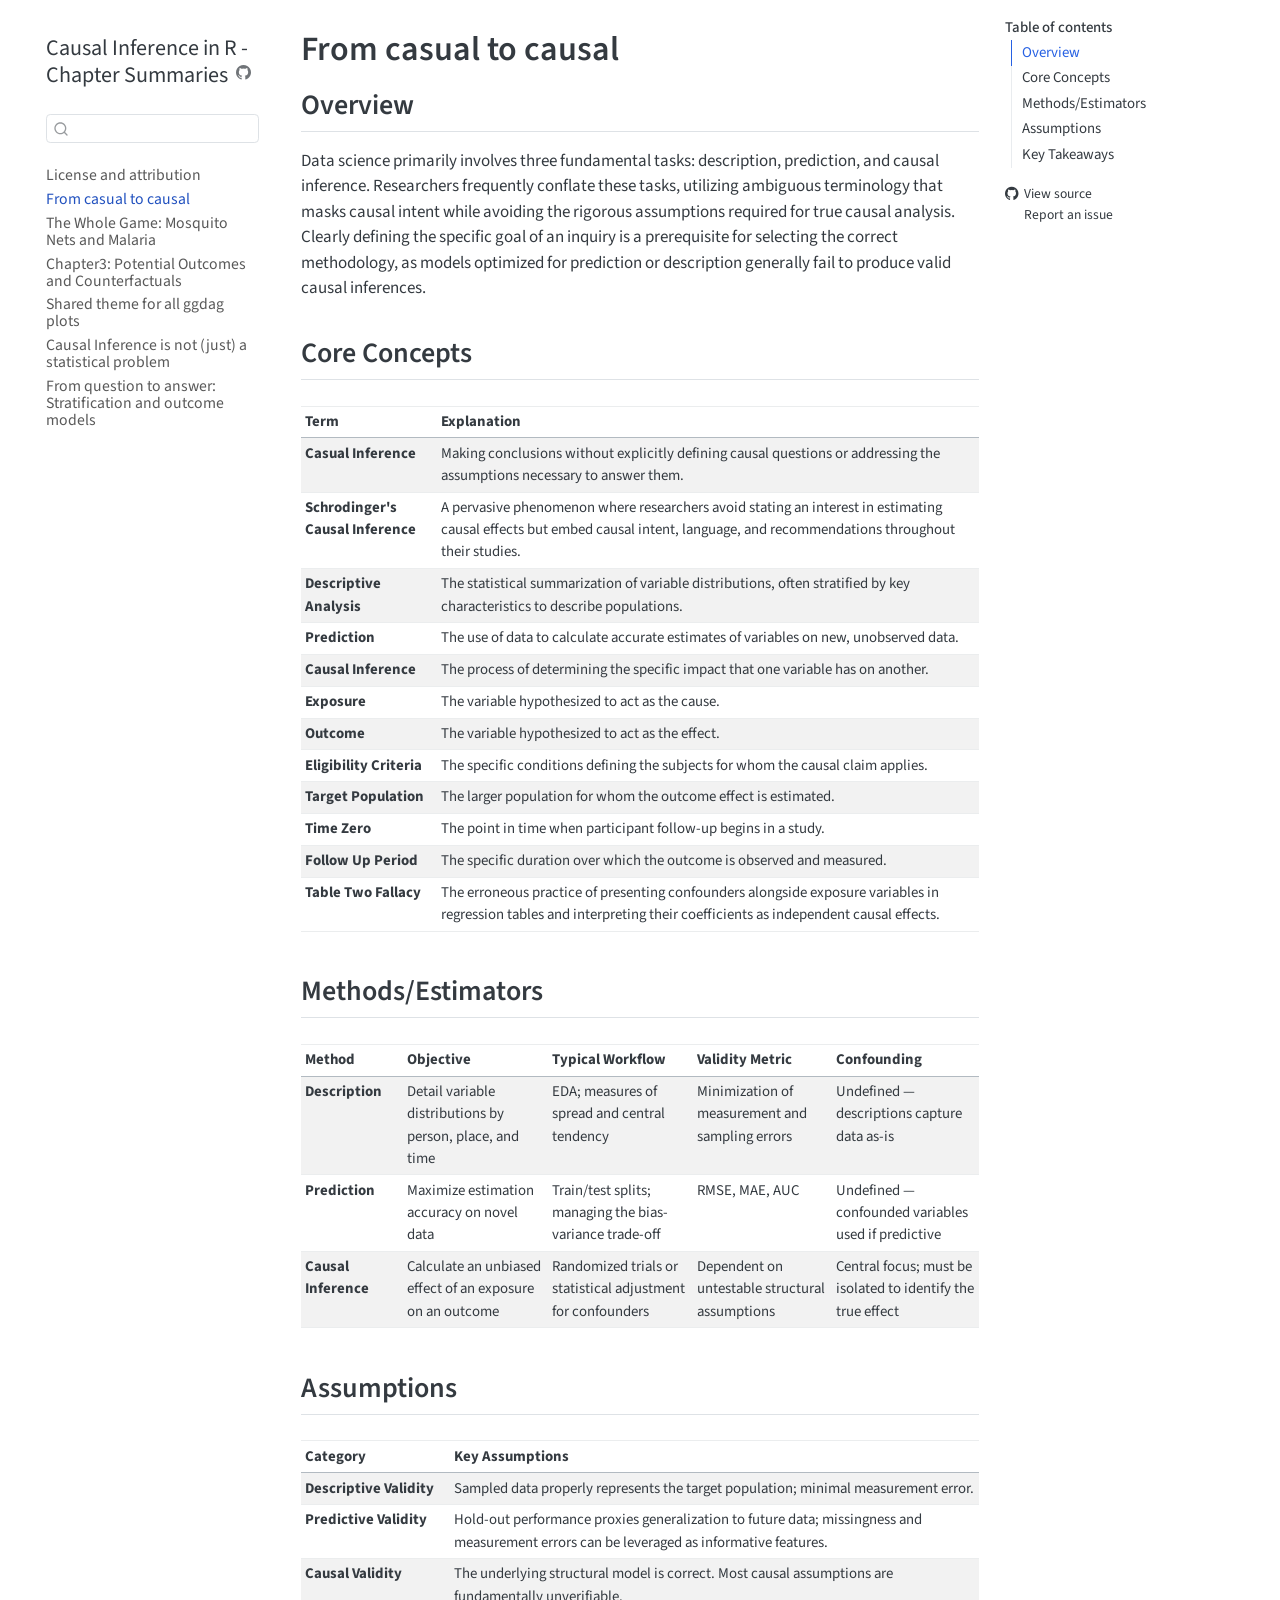
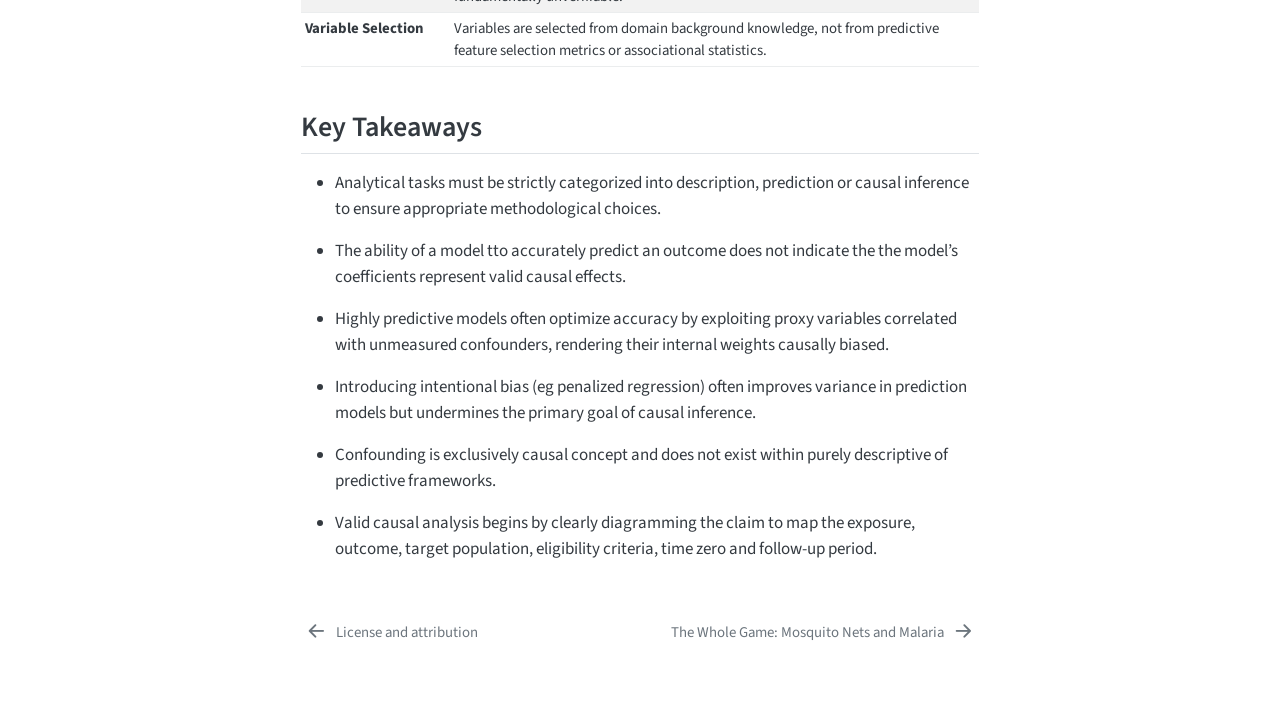
<file: docs/chapters/ch01.html>
<!DOCTYPE html>
<html xmlns="http://www.w3.org/1999/xhtml" lang="en" xml:lang="en"><head>

<meta charset="utf-8">
<meta name="generator" content="quarto-1.4.550">

<meta name="viewport" content="width=device-width, initial-scale=1.0, user-scalable=yes">


<title>Causal Inference in R - Chapter Summaries - From casual to causal</title>
<style>
code{white-space: pre-wrap;}
span.smallcaps{font-variant: small-caps;}
div.columns{display: flex; gap: min(4vw, 1.5em);}
div.column{flex: auto; overflow-x: auto;}
div.hanging-indent{margin-left: 1.5em; text-indent: -1.5em;}
ul.task-list{list-style: none;}
ul.task-list li input[type="checkbox"] {
  width: 0.8em;
  margin: 0 0.8em 0.2em -1em; /* quarto-specific, see https://github.com/quarto-dev/quarto-cli/issues/4556 */ 
  vertical-align: middle;
}
</style>


<script src="../site_libs/quarto-nav/quarto-nav.js"></script>
<script src="../site_libs/quarto-nav/headroom.min.js"></script>
<script src="../site_libs/clipboard/clipboard.min.js"></script>
<script src="../site_libs/quarto-search/autocomplete.umd.js"></script>
<script src="../site_libs/quarto-search/fuse.min.js"></script>
<script src="../site_libs/quarto-search/quarto-search.js"></script>
<meta name="quarto:offset" content="../">
<link href="../chapters/ch02.html" rel="next">
<link href="../index.html" rel="prev">
<script src="../site_libs/quarto-html/quarto.js"></script>
<script src="../site_libs/quarto-html/popper.min.js"></script>
<script src="../site_libs/quarto-html/tippy.umd.min.js"></script>
<script src="../site_libs/quarto-html/anchor.min.js"></script>
<link href="../site_libs/quarto-html/tippy.css" rel="stylesheet">
<link href="../site_libs/quarto-html/quarto-syntax-highlighting.css" rel="stylesheet" id="quarto-text-highlighting-styles">
<script src="../site_libs/bootstrap/bootstrap.min.js"></script>
<link href="../site_libs/bootstrap/bootstrap-icons.css" rel="stylesheet">
<link href="../site_libs/bootstrap/bootstrap.min.css" rel="stylesheet" id="quarto-bootstrap" data-mode="light">
<script id="quarto-search-options" type="application/json">{
  "location": "sidebar",
  "copy-button": false,
  "collapse-after": 3,
  "panel-placement": "start",
  "type": "textbox",
  "limit": 50,
  "keyboard-shortcut": [
    "f",
    "/",
    "s"
  ],
  "show-item-context": false,
  "language": {
    "search-no-results-text": "No results",
    "search-matching-documents-text": "matching documents",
    "search-copy-link-title": "Copy link to search",
    "search-hide-matches-text": "Hide additional matches",
    "search-more-match-text": "more match in this document",
    "search-more-matches-text": "more matches in this document",
    "search-clear-button-title": "Clear",
    "search-text-placeholder": "",
    "search-detached-cancel-button-title": "Cancel",
    "search-submit-button-title": "Submit",
    "search-label": "Search"
  }
}</script>
<script src="../site_libs/kePrint-0.0.1/kePrint.js"></script>
<link href="../site_libs/lightable-0.0.1/lightable.css" rel="stylesheet">


</head>

<body class="nav-sidebar floating">

<div id="quarto-search-results"></div>
  <header id="quarto-header" class="headroom fixed-top">
  <nav class="quarto-secondary-nav">
    <div class="container-fluid d-flex">
      <button type="button" class="quarto-btn-toggle btn" data-bs-toggle="collapse" data-bs-target=".quarto-sidebar-collapse-item" aria-controls="quarto-sidebar" aria-expanded="false" aria-label="Toggle sidebar navigation" onclick="if (window.quartoToggleHeadroom) { window.quartoToggleHeadroom(); }">
        <i class="bi bi-layout-text-sidebar-reverse"></i>
      </button>
        <nav class="quarto-page-breadcrumbs" aria-label="breadcrumb"><ol class="breadcrumb"><li class="breadcrumb-item"><a href="../chapters/ch01.html"><span class="chapter-title">From casual to causal</span></a></li></ol></nav>
        <a class="flex-grow-1" role="button" data-bs-toggle="collapse" data-bs-target=".quarto-sidebar-collapse-item" aria-controls="quarto-sidebar" aria-expanded="false" aria-label="Toggle sidebar navigation" onclick="if (window.quartoToggleHeadroom) { window.quartoToggleHeadroom(); }">      
        </a>
      <button type="button" class="btn quarto-search-button" aria-label="" onclick="window.quartoOpenSearch();">
        <i class="bi bi-search"></i>
      </button>
    </div>
  </nav>
</header>
<!-- content -->
<div id="quarto-content" class="quarto-container page-columns page-rows-contents page-layout-article">
<!-- sidebar -->
  <nav id="quarto-sidebar" class="sidebar collapse collapse-horizontal quarto-sidebar-collapse-item sidebar-navigation floating overflow-auto">
    <div class="pt-lg-2 mt-2 text-left sidebar-header">
    <div class="sidebar-title mb-0 py-0">
      <a href="../">Causal Inference in R - Chapter Summaries</a> 
        <div class="sidebar-tools-main">
    <a href="https://github.com/malcolmbarrett/causal-inference-in-r" title="Source Code" class="quarto-navigation-tool px-1" aria-label="Source Code"><i class="bi bi-github"></i></a>
</div>
    </div>
      </div>
        <div class="mt-2 flex-shrink-0 align-items-center">
        <div class="sidebar-search">
        <div id="quarto-search" class="" title="Search"></div>
        </div>
        </div>
    <div class="sidebar-menu-container"> 
    <ul class="list-unstyled mt-1">
        <li class="sidebar-item">
  <div class="sidebar-item-container"> 
  <a href="../index.html" class="sidebar-item-text sidebar-link"><span class="chapter-title">License and attribution</span></a>
  </div>
</li>
        <li class="sidebar-item">
  <div class="sidebar-item-container"> 
  <a href="../chapters/ch01.html" class="sidebar-item-text sidebar-link active"><span class="chapter-title">From casual to causal</span></a>
  </div>
</li>
        <li class="sidebar-item">
  <div class="sidebar-item-container"> 
  <a href="../chapters/ch02.html" class="sidebar-item-text sidebar-link"><span class="chapter-title">The Whole Game: Mosquito Nets and Malaria</span></a>
  </div>
</li>
        <li class="sidebar-item">
  <div class="sidebar-item-container"> 
  <a href="../chapters/ch03.html" class="sidebar-item-text sidebar-link"><span class="chapter-title">Chapter3: Potential Outcomes and Counterfactuals</span></a>
  </div>
</li>
        <li class="sidebar-item">
  <div class="sidebar-item-container"> 
  <a href="../chapters/ch04.html" class="sidebar-item-text sidebar-link"><span class="chapter-title">Shared theme for all ggdag plots</span></a>
  </div>
</li>
        <li class="sidebar-item">
  <div class="sidebar-item-container"> 
  <a href="../chapters/ch05.html" class="sidebar-item-text sidebar-link"><span class="chapter-title">Causal Inference is not (just) a statistical problem</span></a>
  </div>
</li>
        <li class="sidebar-item">
  <div class="sidebar-item-container"> 
  <a href="../chapters/ch06.html" class="sidebar-item-text sidebar-link"><span class="chapter-title">From question to answer: Stratification and outcome models</span></a>
  </div>
</li>
    </ul>
    </div>
</nav>
<div id="quarto-sidebar-glass" class="quarto-sidebar-collapse-item" data-bs-toggle="collapse" data-bs-target=".quarto-sidebar-collapse-item"></div>
<!-- margin-sidebar -->
    <div id="quarto-margin-sidebar" class="sidebar margin-sidebar">
        <nav id="TOC" role="doc-toc" class="toc-active">
    <h2 id="toc-title">Table of contents</h2>
   
  <ul>
  <li><a href="#overview" id="toc-overview" class="nav-link active" data-scroll-target="#overview">Overview</a></li>
  <li><a href="#core-concepts" id="toc-core-concepts" class="nav-link" data-scroll-target="#core-concepts">Core Concepts</a></li>
  <li><a href="#methodsestimators" id="toc-methodsestimators" class="nav-link" data-scroll-target="#methodsestimators">Methods/Estimators</a></li>
  <li><a href="#assumptions" id="toc-assumptions" class="nav-link" data-scroll-target="#assumptions">Assumptions</a></li>
  <li><a href="#key-takeaways" id="toc-key-takeaways" class="nav-link" data-scroll-target="#key-takeaways">Key Takeaways</a></li>
  </ul>
<div class="toc-actions"><ul><li><a href="https://github.com/malcolmbarrett/causal-inference-in-r/blob/main/chapters/ch01.qmd" class="toc-action"><i class="bi bi-github"></i>View source</a></li><li><a href="https://github.com/malcolmbarrett/causal-inference-in-r/issues/new" class="toc-action"><i class="bi empty"></i>Report an issue</a></li></ul></div></nav>
    </div>
<!-- main -->
<main class="content" id="quarto-document-content">

<header id="title-block-header" class="quarto-title-block default">
<div class="quarto-title">
<h1 class="title"><span class="chapter-title">From casual to causal</span></h1>
</div>



<div class="quarto-title-meta">

    
  
    
  </div>
  


</header>


<section id="overview" class="level2">
<h2 class="anchored" data-anchor-id="overview">Overview</h2>
<p>Data science primarily involves three fundamental tasks: description, prediction, and causal inference. Researchers frequently conflate these tasks, utilizing ambiguous terminology that masks causal intent while avoiding the rigorous assumptions required for true causal analysis. Clearly defining the specific goal of an inquiry is a prerequisite for selecting the correct methodology, as models optimized for prediction or description generally fail to produce valid causal inferences.</p>
</section>
<section id="core-concepts" class="level2">
<h2 class="anchored" data-anchor-id="core-concepts">Core Concepts</h2>
<div class="cell">
<div class="cell-output-display">
<div>
<table class="table table-hover table-condensed table-sm table-striped small" data-quarto-postprocess="true">
<thead>
<tr class="header">
<th style="text-align: left;" data-quarto-table-cell-role="th">Term</th>
<th style="text-align: left;" data-quarto-table-cell-role="th">Explanation</th>
</tr>
</thead>
<tbody>
<tr class="odd">
<td style="text-align: left; width: 20%; font-weight: bold;">Casual Inference</td>
<td style="text-align: left; width: 80%;">Making conclusions without explicitly defining causal questions or addressing the assumptions necessary to answer them.</td>
</tr>
<tr class="even">
<td style="text-align: left; width: 20%; font-weight: bold;">Schrodinger's Causal Inference</td>
<td style="text-align: left; width: 80%;">A pervasive phenomenon where researchers avoid stating an interest in estimating causal effects but embed causal intent, language, and recommendations throughout their studies.</td>
</tr>
<tr class="odd">
<td style="text-align: left; width: 20%; font-weight: bold;">Descriptive Analysis</td>
<td style="text-align: left; width: 80%;">The statistical summarization of variable distributions, often stratified by key characteristics to describe populations.</td>
</tr>
<tr class="even">
<td style="text-align: left; width: 20%; font-weight: bold;">Prediction</td>
<td style="text-align: left; width: 80%;">The use of data to calculate accurate estimates of variables on new, unobserved data.</td>
</tr>
<tr class="odd">
<td style="text-align: left; width: 20%; font-weight: bold;">Causal Inference</td>
<td style="text-align: left; width: 80%;">The process of determining the specific impact that one variable has on another.</td>
</tr>
<tr class="even">
<td style="text-align: left; width: 20%; font-weight: bold;">Exposure</td>
<td style="text-align: left; width: 80%;">The variable hypothesized to act as the cause.</td>
</tr>
<tr class="odd">
<td style="text-align: left; width: 20%; font-weight: bold;">Outcome</td>
<td style="text-align: left; width: 80%;">The variable hypothesized to act as the effect.</td>
</tr>
<tr class="even">
<td style="text-align: left; width: 20%; font-weight: bold;">Eligibility Criteria</td>
<td style="text-align: left; width: 80%;">The specific conditions defining the subjects for whom the causal claim applies.</td>
</tr>
<tr class="odd">
<td style="text-align: left; width: 20%; font-weight: bold;">Target Population</td>
<td style="text-align: left; width: 80%;">The larger population for whom the outcome effect is estimated.</td>
</tr>
<tr class="even">
<td style="text-align: left; width: 20%; font-weight: bold;">Time Zero</td>
<td style="text-align: left; width: 80%;">The point in time when participant follow-up begins in a study.</td>
</tr>
<tr class="odd">
<td style="text-align: left; width: 20%; font-weight: bold;">Follow Up Period</td>
<td style="text-align: left; width: 80%;">The specific duration over which the outcome is observed and measured.</td>
</tr>
<tr class="even">
<td style="text-align: left; width: 20%; font-weight: bold;">Table Two Fallacy</td>
<td style="text-align: left; width: 80%;">The erroneous practice of presenting confounders alongside exposure variables in regression tables and interpreting their coefficients as independent causal effects.</td>
</tr>
</tbody>
</table>


</div>
</div>
</div>
</section>
<section id="methodsestimators" class="level2">
<h2 class="anchored" data-anchor-id="methodsestimators">Methods/Estimators</h2>
<div class="cell">
<div class="cell-output-display">
<div>
<table class="table table-hover table-condensed table-sm table-striped small" data-quarto-postprocess="true">
<thead>
<tr class="header">
<th style="text-align: left;" data-quarto-table-cell-role="th">Method</th>
<th style="text-align: left;" data-quarto-table-cell-role="th">Objective</th>
<th style="text-align: left;" data-quarto-table-cell-role="th">Typical Workflow</th>
<th style="text-align: left;" data-quarto-table-cell-role="th">Validity Metric</th>
<th style="text-align: left;" data-quarto-table-cell-role="th">Confounding</th>
</tr>
</thead>
<tbody>
<tr class="odd">
<td style="text-align: left; width: 15%; font-weight: bold;">Description</td>
<td style="text-align: left;">Detail variable distributions by person, place, and time</td>
<td style="text-align: left;">EDA; measures of spread and central tendency</td>
<td style="text-align: left;">Minimization of measurement and sampling errors</td>
<td style="text-align: left;">Undefined — descriptions capture data as-is</td>
</tr>
<tr class="even">
<td style="text-align: left; width: 15%; font-weight: bold;">Prediction</td>
<td style="text-align: left;">Maximize estimation accuracy on novel data</td>
<td style="text-align: left;">Train/test splits; managing the bias-variance trade-off</td>
<td style="text-align: left;">RMSE, MAE, AUC</td>
<td style="text-align: left;">Undefined — confounded variables used if predictive</td>
</tr>
<tr class="odd">
<td style="text-align: left; width: 15%; font-weight: bold;">Causal Inference</td>
<td style="text-align: left;">Calculate an unbiased effect of an exposure on an outcome</td>
<td style="text-align: left;">Randomized trials or statistical adjustment for confounders</td>
<td style="text-align: left;">Dependent on untestable structural assumptions</td>
<td style="text-align: left;">Central focus; must be isolated to identify the true effect</td>
</tr>
</tbody>
</table>


</div>
</div>
</div>
</section>
<section id="assumptions" class="level2">
<h2 class="anchored" data-anchor-id="assumptions">Assumptions</h2>
<div class="cell">
<div class="cell-output-display">
<div>
<table class="table table-hover table-condensed table-sm table-striped small" data-quarto-postprocess="true">
<thead>
<tr class="header">
<th style="text-align: left;" data-quarto-table-cell-role="th">Category</th>
<th style="text-align: left;" data-quarto-table-cell-role="th">Key Assumptions</th>
</tr>
</thead>
<tbody>
<tr class="odd">
<td style="text-align: left; width: 22%; font-weight: bold;">Descriptive Validity</td>
<td style="text-align: left;">Sampled data properly represents the target population; minimal measurement error.</td>
</tr>
<tr class="even">
<td style="text-align: left; width: 22%; font-weight: bold;">Predictive Validity</td>
<td style="text-align: left;">Hold-out performance proxies generalization to future data; missingness and measurement errors can be leveraged as informative features.</td>
</tr>
<tr class="odd">
<td style="text-align: left; width: 22%; font-weight: bold;">Causal Validity</td>
<td style="text-align: left;">The underlying structural model is correct. Most causal assumptions are fundamentally unverifiable.</td>
</tr>
<tr class="even">
<td style="text-align: left; width: 22%; font-weight: bold;">Variable Selection</td>
<td style="text-align: left;">Variables are selected from domain background knowledge, not from predictive feature selection metrics or associational statistics.</td>
</tr>
</tbody>
</table>


</div>
</div>
</div>
</section>
<section id="key-takeaways" class="level2">
<h2 class="anchored" data-anchor-id="key-takeaways">Key Takeaways</h2>
<ul>
<li><p>Analytical tasks must be strictly categorized into description, prediction or causal inference to ensure appropriate methodological choices.</p></li>
<li><p>The ability of a model tto accurately predict an outcome does not indicate the the model’s coefficients represent valid causal effects.</p></li>
<li><p>Highly predictive models often optimize accuracy by exploiting proxy variables correlated with unmeasured confounders, rendering their internal weights causally biased.</p></li>
<li><p>Introducing intentional bias (eg penalized regression) often improves variance in prediction models but undermines the primary goal of causal inference.</p></li>
<li><p>Confounding is exclusively causal concept and does not exist within purely descriptive of predictive frameworks.</p></li>
<li><p>Valid causal analysis begins by clearly diagramming the claim to map the exposure, outcome, target population, eligibility criteria, time zero and follow-up period.</p></li>
</ul>


</section>

</main> <!-- /main -->
<script id="quarto-html-after-body" type="application/javascript">
window.document.addEventListener("DOMContentLoaded", function (event) {
  const toggleBodyColorMode = (bsSheetEl) => {
    const mode = bsSheetEl.getAttribute("data-mode");
    const bodyEl = window.document.querySelector("body");
    if (mode === "dark") {
      bodyEl.classList.add("quarto-dark");
      bodyEl.classList.remove("quarto-light");
    } else {
      bodyEl.classList.add("quarto-light");
      bodyEl.classList.remove("quarto-dark");
    }
  }
  const toggleBodyColorPrimary = () => {
    const bsSheetEl = window.document.querySelector("link#quarto-bootstrap");
    if (bsSheetEl) {
      toggleBodyColorMode(bsSheetEl);
    }
  }
  toggleBodyColorPrimary();  
  const icon = "";
  const anchorJS = new window.AnchorJS();
  anchorJS.options = {
    placement: 'right',
    icon: icon
  };
  anchorJS.add('.anchored');
  const isCodeAnnotation = (el) => {
    for (const clz of el.classList) {
      if (clz.startsWith('code-annotation-')) {                     
        return true;
      }
    }
    return false;
  }
  const clipboard = new window.ClipboardJS('.code-copy-button', {
    text: function(trigger) {
      const codeEl = trigger.previousElementSibling.cloneNode(true);
      for (const childEl of codeEl.children) {
        if (isCodeAnnotation(childEl)) {
          childEl.remove();
        }
      }
      return codeEl.innerText;
    }
  });
  clipboard.on('success', function(e) {
    // button target
    const button = e.trigger;
    // don't keep focus
    button.blur();
    // flash "checked"
    button.classList.add('code-copy-button-checked');
    var currentTitle = button.getAttribute("title");
    button.setAttribute("title", "Copied!");
    let tooltip;
    if (window.bootstrap) {
      button.setAttribute("data-bs-toggle", "tooltip");
      button.setAttribute("data-bs-placement", "left");
      button.setAttribute("data-bs-title", "Copied!");
      tooltip = new bootstrap.Tooltip(button, 
        { trigger: "manual", 
          customClass: "code-copy-button-tooltip",
          offset: [0, -8]});
      tooltip.show();    
    }
    setTimeout(function() {
      if (tooltip) {
        tooltip.hide();
        button.removeAttribute("data-bs-title");
        button.removeAttribute("data-bs-toggle");
        button.removeAttribute("data-bs-placement");
      }
      button.setAttribute("title", currentTitle);
      button.classList.remove('code-copy-button-checked');
    }, 1000);
    // clear code selection
    e.clearSelection();
  });
  function tippyHover(el, contentFn, onTriggerFn, onUntriggerFn) {
    const config = {
      allowHTML: true,
      maxWidth: 500,
      delay: 100,
      arrow: false,
      appendTo: function(el) {
          return el.parentElement;
      },
      interactive: true,
      interactiveBorder: 10,
      theme: 'quarto',
      placement: 'bottom-start',
    };
    if (contentFn) {
      config.content = contentFn;
    }
    if (onTriggerFn) {
      config.onTrigger = onTriggerFn;
    }
    if (onUntriggerFn) {
      config.onUntrigger = onUntriggerFn;
    }
    window.tippy(el, config); 
  }
  const noterefs = window.document.querySelectorAll('a[role="doc-noteref"]');
  for (var i=0; i<noterefs.length; i++) {
    const ref = noterefs[i];
    tippyHover(ref, function() {
      // use id or data attribute instead here
      let href = ref.getAttribute('data-footnote-href') || ref.getAttribute('href');
      try { href = new URL(href).hash; } catch {}
      const id = href.replace(/^#\/?/, "");
      const note = window.document.getElementById(id);
      return note.innerHTML;
    });
  }
  const xrefs = window.document.querySelectorAll('a.quarto-xref');
  const processXRef = (id, note) => {
    // Strip column container classes
    const stripColumnClz = (el) => {
      el.classList.remove("page-full", "page-columns");
      if (el.children) {
        for (const child of el.children) {
          stripColumnClz(child);
        }
      }
    }
    stripColumnClz(note)
    if (id === null || id.startsWith('sec-')) {
      // Special case sections, only their first couple elements
      const container = document.createElement("div");
      if (note.children && note.children.length > 2) {
        container.appendChild(note.children[0].cloneNode(true));
        for (let i = 1; i < note.children.length; i++) {
          const child = note.children[i];
          if (child.tagName === "P" && child.innerText === "") {
            continue;
          } else {
            container.appendChild(child.cloneNode(true));
            break;
          }
        }
        if (window.Quarto?.typesetMath) {
          window.Quarto.typesetMath(container);
        }
        return container.innerHTML
      } else {
        if (window.Quarto?.typesetMath) {
          window.Quarto.typesetMath(note);
        }
        return note.innerHTML;
      }
    } else {
      // Remove any anchor links if they are present
      const anchorLink = note.querySelector('a.anchorjs-link');
      if (anchorLink) {
        anchorLink.remove();
      }
      if (window.Quarto?.typesetMath) {
        window.Quarto.typesetMath(note);
      }
      // TODO in 1.5, we should make sure this works without a callout special case
      if (note.classList.contains("callout")) {
        return note.outerHTML;
      } else {
        return note.innerHTML;
      }
    }
  }
  for (var i=0; i<xrefs.length; i++) {
    const xref = xrefs[i];
    tippyHover(xref, undefined, function(instance) {
      instance.disable();
      let url = xref.getAttribute('href');
      let hash = undefined; 
      if (url.startsWith('#')) {
        hash = url;
      } else {
        try { hash = new URL(url).hash; } catch {}
      }
      if (hash) {
        const id = hash.replace(/^#\/?/, "");
        const note = window.document.getElementById(id);
        if (note !== null) {
          try {
            const html = processXRef(id, note.cloneNode(true));
            instance.setContent(html);
          } finally {
            instance.enable();
            instance.show();
          }
        } else {
          // See if we can fetch this
          fetch(url.split('#')[0])
          .then(res => res.text())
          .then(html => {
            const parser = new DOMParser();
            const htmlDoc = parser.parseFromString(html, "text/html");
            const note = htmlDoc.getElementById(id);
            if (note !== null) {
              const html = processXRef(id, note);
              instance.setContent(html);
            } 
          }).finally(() => {
            instance.enable();
            instance.show();
          });
        }
      } else {
        // See if we can fetch a full url (with no hash to target)
        // This is a special case and we should probably do some content thinning / targeting
        fetch(url)
        .then(res => res.text())
        .then(html => {
          const parser = new DOMParser();
          const htmlDoc = parser.parseFromString(html, "text/html");
          const note = htmlDoc.querySelector('main.content');
          if (note !== null) {
            // This should only happen for chapter cross references
            // (since there is no id in the URL)
            // remove the first header
            if (note.children.length > 0 && note.children[0].tagName === "HEADER") {
              note.children[0].remove();
            }
            const html = processXRef(null, note);
            instance.setContent(html);
          } 
        }).finally(() => {
          instance.enable();
          instance.show();
        });
      }
    }, function(instance) {
    });
  }
      let selectedAnnoteEl;
      const selectorForAnnotation = ( cell, annotation) => {
        let cellAttr = 'data-code-cell="' + cell + '"';
        let lineAttr = 'data-code-annotation="' +  annotation + '"';
        const selector = 'span[' + cellAttr + '][' + lineAttr + ']';
        return selector;
      }
      const selectCodeLines = (annoteEl) => {
        const doc = window.document;
        const targetCell = annoteEl.getAttribute("data-target-cell");
        const targetAnnotation = annoteEl.getAttribute("data-target-annotation");
        const annoteSpan = window.document.querySelector(selectorForAnnotation(targetCell, targetAnnotation));
        const lines = annoteSpan.getAttribute("data-code-lines").split(",");
        const lineIds = lines.map((line) => {
          return targetCell + "-" + line;
        })
        let top = null;
        let height = null;
        let parent = null;
        if (lineIds.length > 0) {
            //compute the position of the single el (top and bottom and make a div)
            const el = window.document.getElementById(lineIds[0]);
            top = el.offsetTop;
            height = el.offsetHeight;
            parent = el.parentElement.parentElement;
          if (lineIds.length > 1) {
            const lastEl = window.document.getElementById(lineIds[lineIds.length - 1]);
            const bottom = lastEl.offsetTop + lastEl.offsetHeight;
            height = bottom - top;
          }
          if (top !== null && height !== null && parent !== null) {
            // cook up a div (if necessary) and position it 
            let div = window.document.getElementById("code-annotation-line-highlight");
            if (div === null) {
              div = window.document.createElement("div");
              div.setAttribute("id", "code-annotation-line-highlight");
              div.style.position = 'absolute';
              parent.appendChild(div);
            }
            div.style.top = top - 2 + "px";
            div.style.height = height + 4 + "px";
            div.style.left = 0;
            let gutterDiv = window.document.getElementById("code-annotation-line-highlight-gutter");
            if (gutterDiv === null) {
              gutterDiv = window.document.createElement("div");
              gutterDiv.setAttribute("id", "code-annotation-line-highlight-gutter");
              gutterDiv.style.position = 'absolute';
              const codeCell = window.document.getElementById(targetCell);
              const gutter = codeCell.querySelector('.code-annotation-gutter');
              gutter.appendChild(gutterDiv);
            }
            gutterDiv.style.top = top - 2 + "px";
            gutterDiv.style.height = height + 4 + "px";
          }
          selectedAnnoteEl = annoteEl;
        }
      };
      const unselectCodeLines = () => {
        const elementsIds = ["code-annotation-line-highlight", "code-annotation-line-highlight-gutter"];
        elementsIds.forEach((elId) => {
          const div = window.document.getElementById(elId);
          if (div) {
            div.remove();
          }
        });
        selectedAnnoteEl = undefined;
      };
        // Handle positioning of the toggle
    window.addEventListener(
      "resize",
      throttle(() => {
        elRect = undefined;
        if (selectedAnnoteEl) {
          selectCodeLines(selectedAnnoteEl);
        }
      }, 10)
    );
    function throttle(fn, ms) {
    let throttle = false;
    let timer;
      return (...args) => {
        if(!throttle) { // first call gets through
            fn.apply(this, args);
            throttle = true;
        } else { // all the others get throttled
            if(timer) clearTimeout(timer); // cancel #2
            timer = setTimeout(() => {
              fn.apply(this, args);
              timer = throttle = false;
            }, ms);
        }
      };
    }
      // Attach click handler to the DT
      const annoteDls = window.document.querySelectorAll('dt[data-target-cell]');
      for (const annoteDlNode of annoteDls) {
        annoteDlNode.addEventListener('click', (event) => {
          const clickedEl = event.target;
          if (clickedEl !== selectedAnnoteEl) {
            unselectCodeLines();
            const activeEl = window.document.querySelector('dt[data-target-cell].code-annotation-active');
            if (activeEl) {
              activeEl.classList.remove('code-annotation-active');
            }
            selectCodeLines(clickedEl);
            clickedEl.classList.add('code-annotation-active');
          } else {
            // Unselect the line
            unselectCodeLines();
            clickedEl.classList.remove('code-annotation-active');
          }
        });
      }
  const findCites = (el) => {
    const parentEl = el.parentElement;
    if (parentEl) {
      const cites = parentEl.dataset.cites;
      if (cites) {
        return {
          el,
          cites: cites.split(' ')
        };
      } else {
        return findCites(el.parentElement)
      }
    } else {
      return undefined;
    }
  };
  var bibliorefs = window.document.querySelectorAll('a[role="doc-biblioref"]');
  for (var i=0; i<bibliorefs.length; i++) {
    const ref = bibliorefs[i];
    const citeInfo = findCites(ref);
    if (citeInfo) {
      tippyHover(citeInfo.el, function() {
        var popup = window.document.createElement('div');
        citeInfo.cites.forEach(function(cite) {
          var citeDiv = window.document.createElement('div');
          citeDiv.classList.add('hanging-indent');
          citeDiv.classList.add('csl-entry');
          var biblioDiv = window.document.getElementById('ref-' + cite);
          if (biblioDiv) {
            citeDiv.innerHTML = biblioDiv.innerHTML;
          }
          popup.appendChild(citeDiv);
        });
        return popup.innerHTML;
      });
    }
  }
});
</script>
<nav class="page-navigation">
  <div class="nav-page nav-page-previous">
      <a href="../index.html" class="pagination-link" aria-label="License and attribution">
        <i class="bi bi-arrow-left-short"></i> <span class="nav-page-text"><span class="chapter-title">License and attribution</span></span>
      </a>          
  </div>
  <div class="nav-page nav-page-next">
      <a href="../chapters/ch02.html" class="pagination-link" aria-label="The Whole Game: Mosquito Nets and Malaria">
        <span class="nav-page-text"><span class="chapter-title">The Whole Game: Mosquito Nets and Malaria</span></span> <i class="bi bi-arrow-right-short"></i>
      </a>
  </div>
</nav>
</div> <!-- /content -->




<footer class="footer"><div class="nav-footer"><div class="nav-footer-center"><div class="toc-actions d-sm-block d-md-none"><ul><li><a href="https://github.com/malcolmbarrett/causal-inference-in-r/blob/main/chapters/ch01.qmd" class="toc-action"><i class="bi bi-github"></i>View source</a></li><li><a href="https://github.com/malcolmbarrett/causal-inference-in-r/issues/new" class="toc-action"><i class="bi empty"></i>Report an issue</a></li></ul></div></div></div></footer></body></html>
</file>
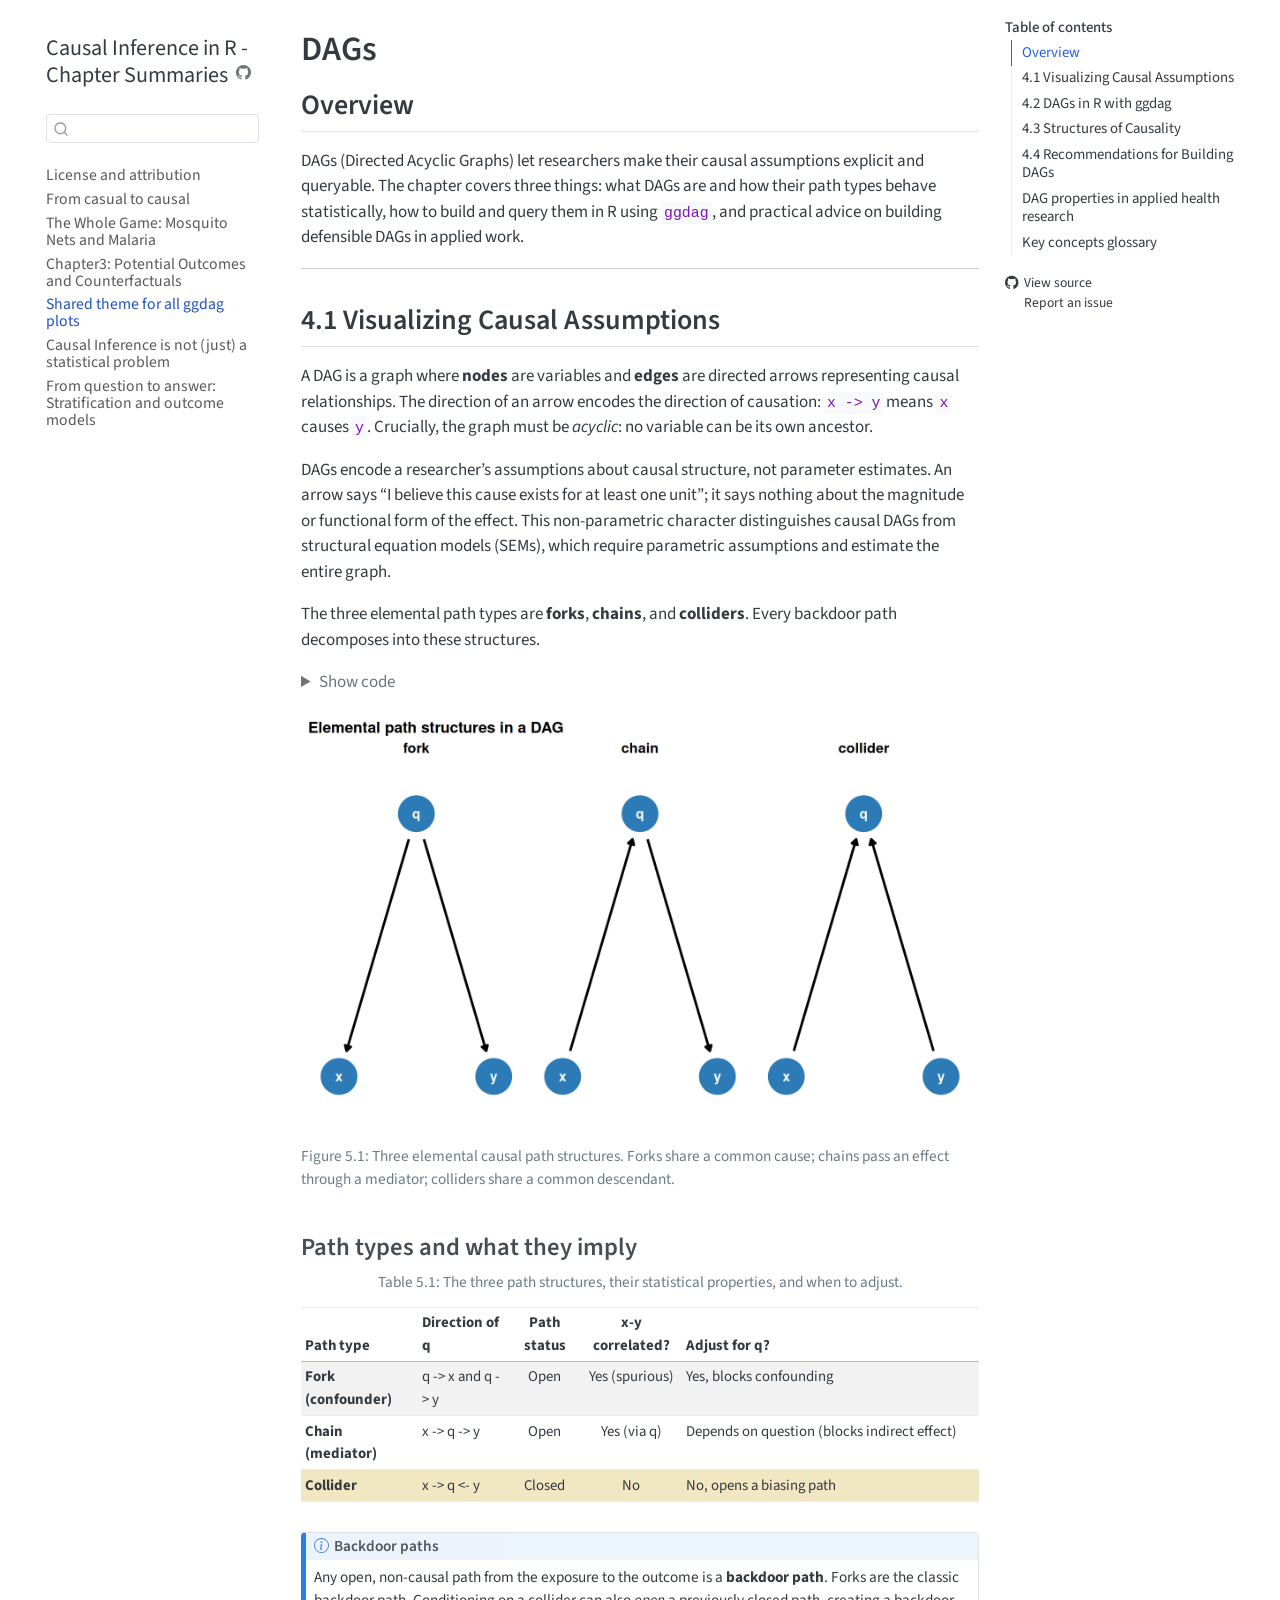
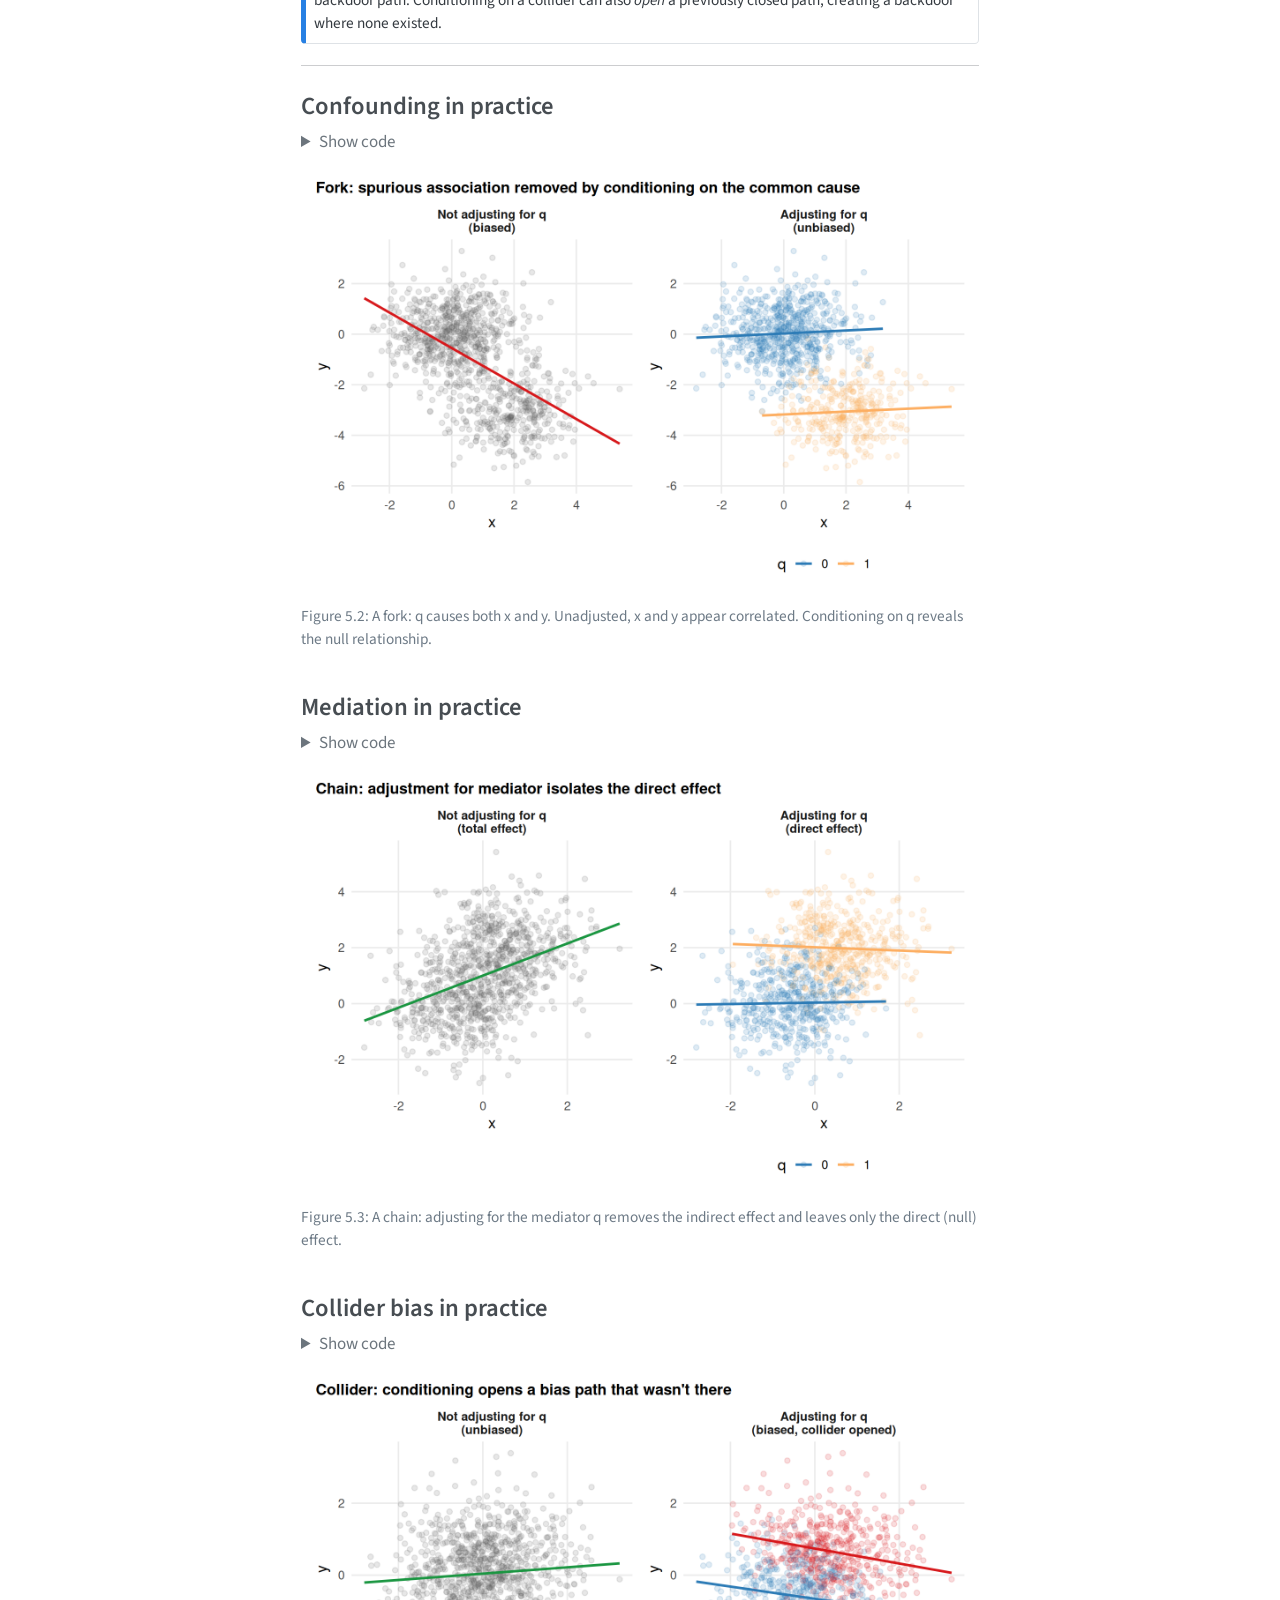
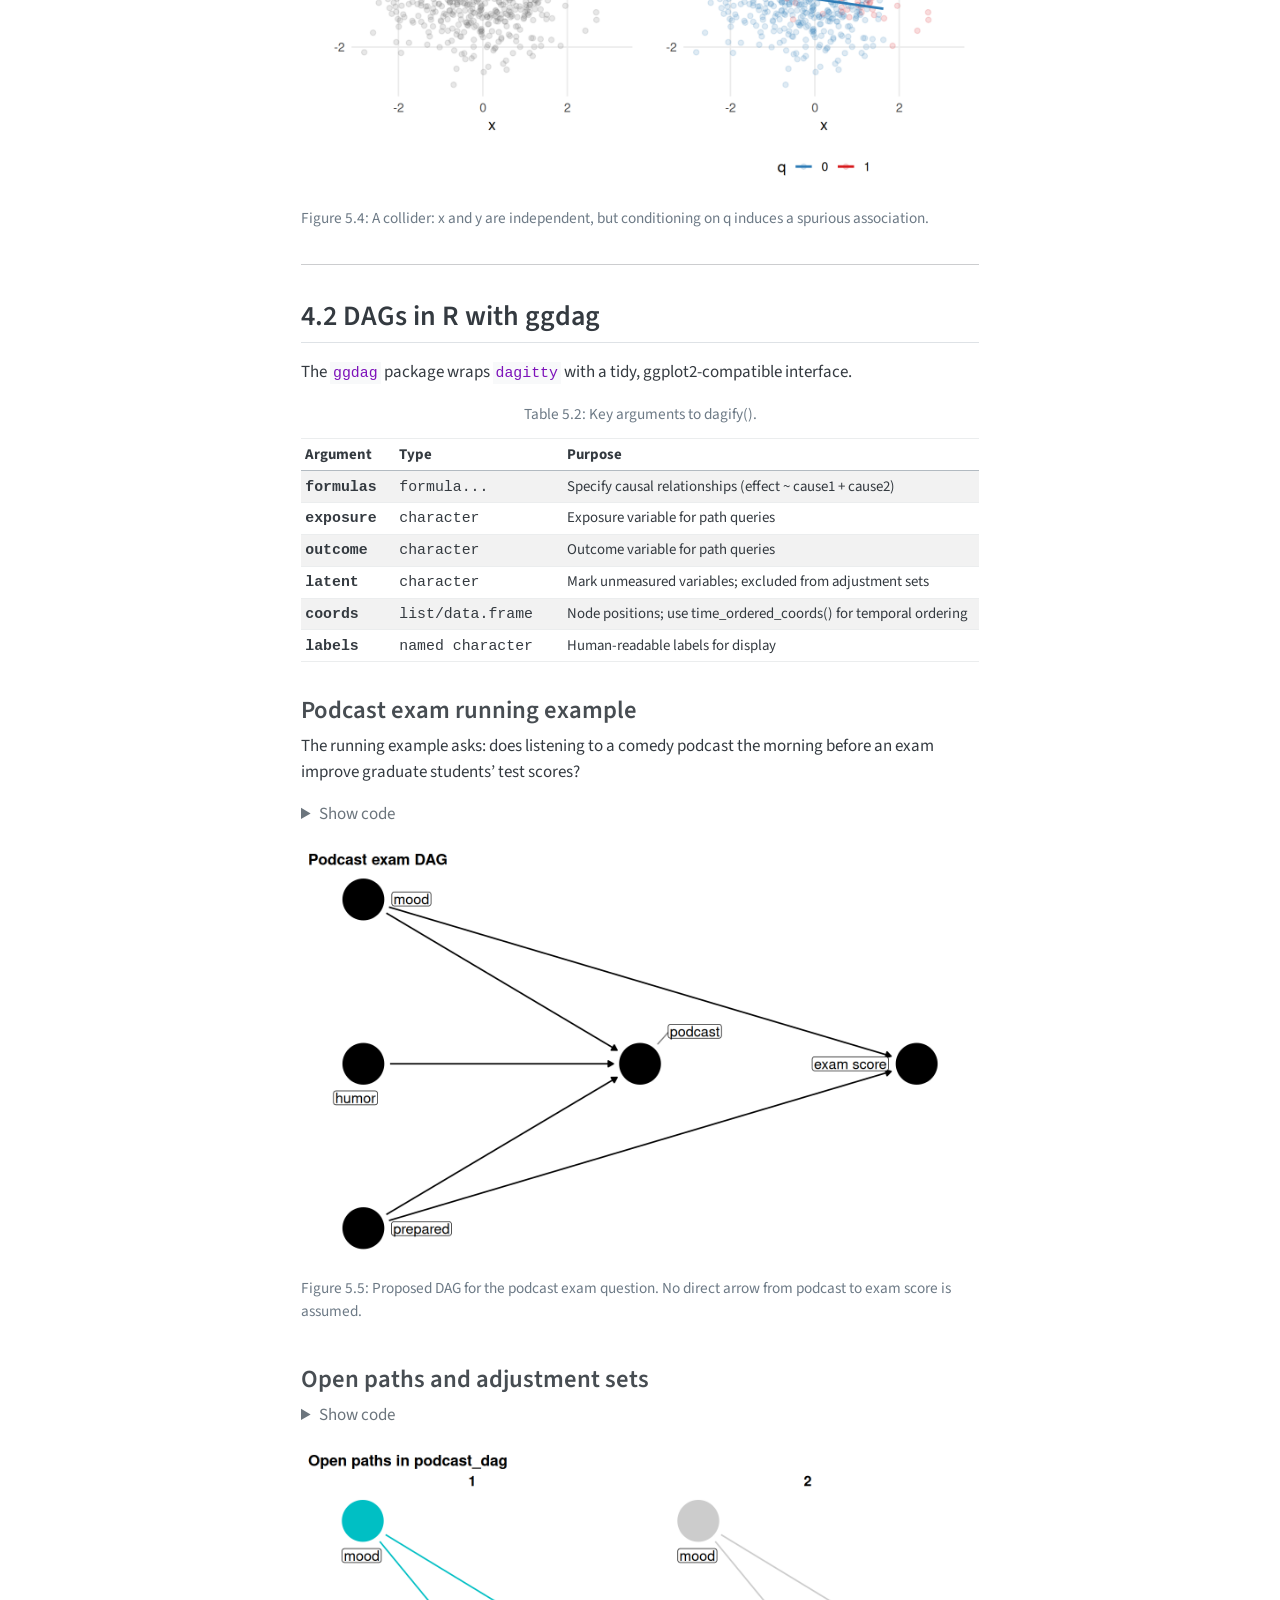
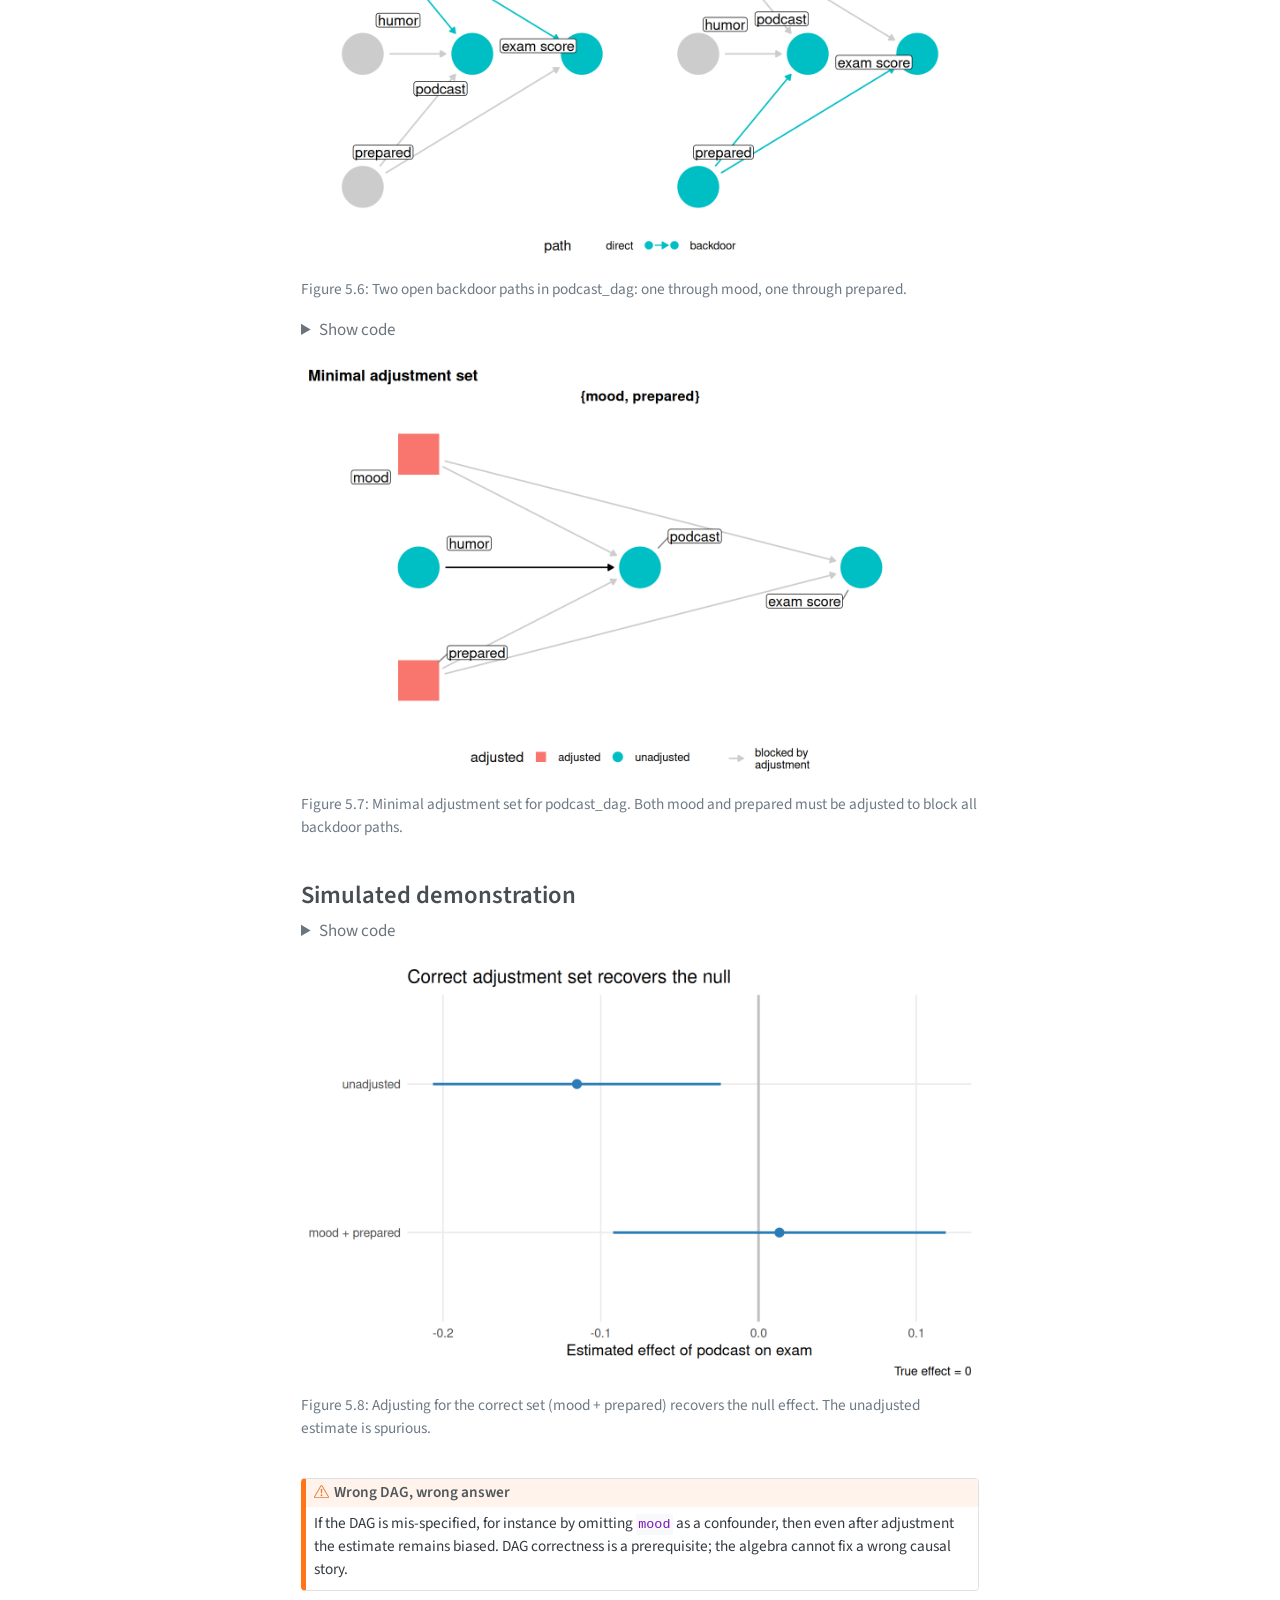
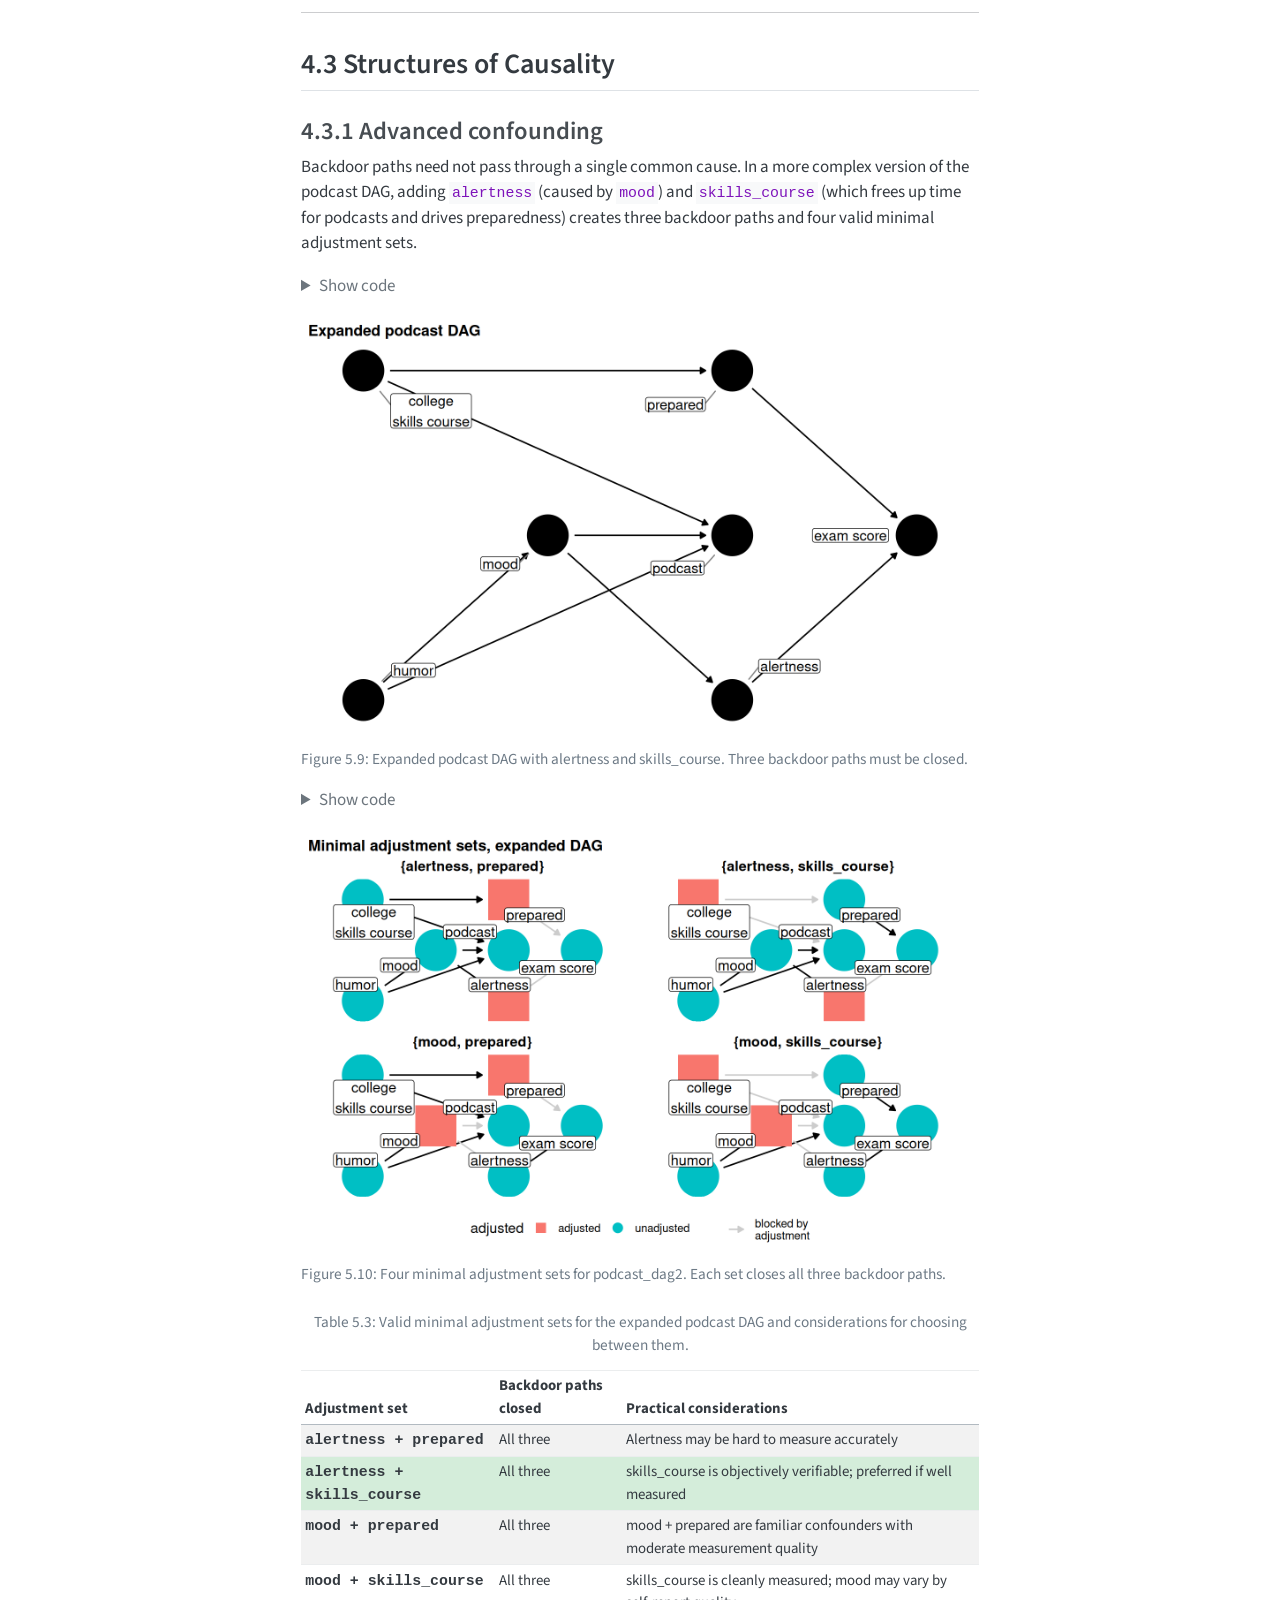
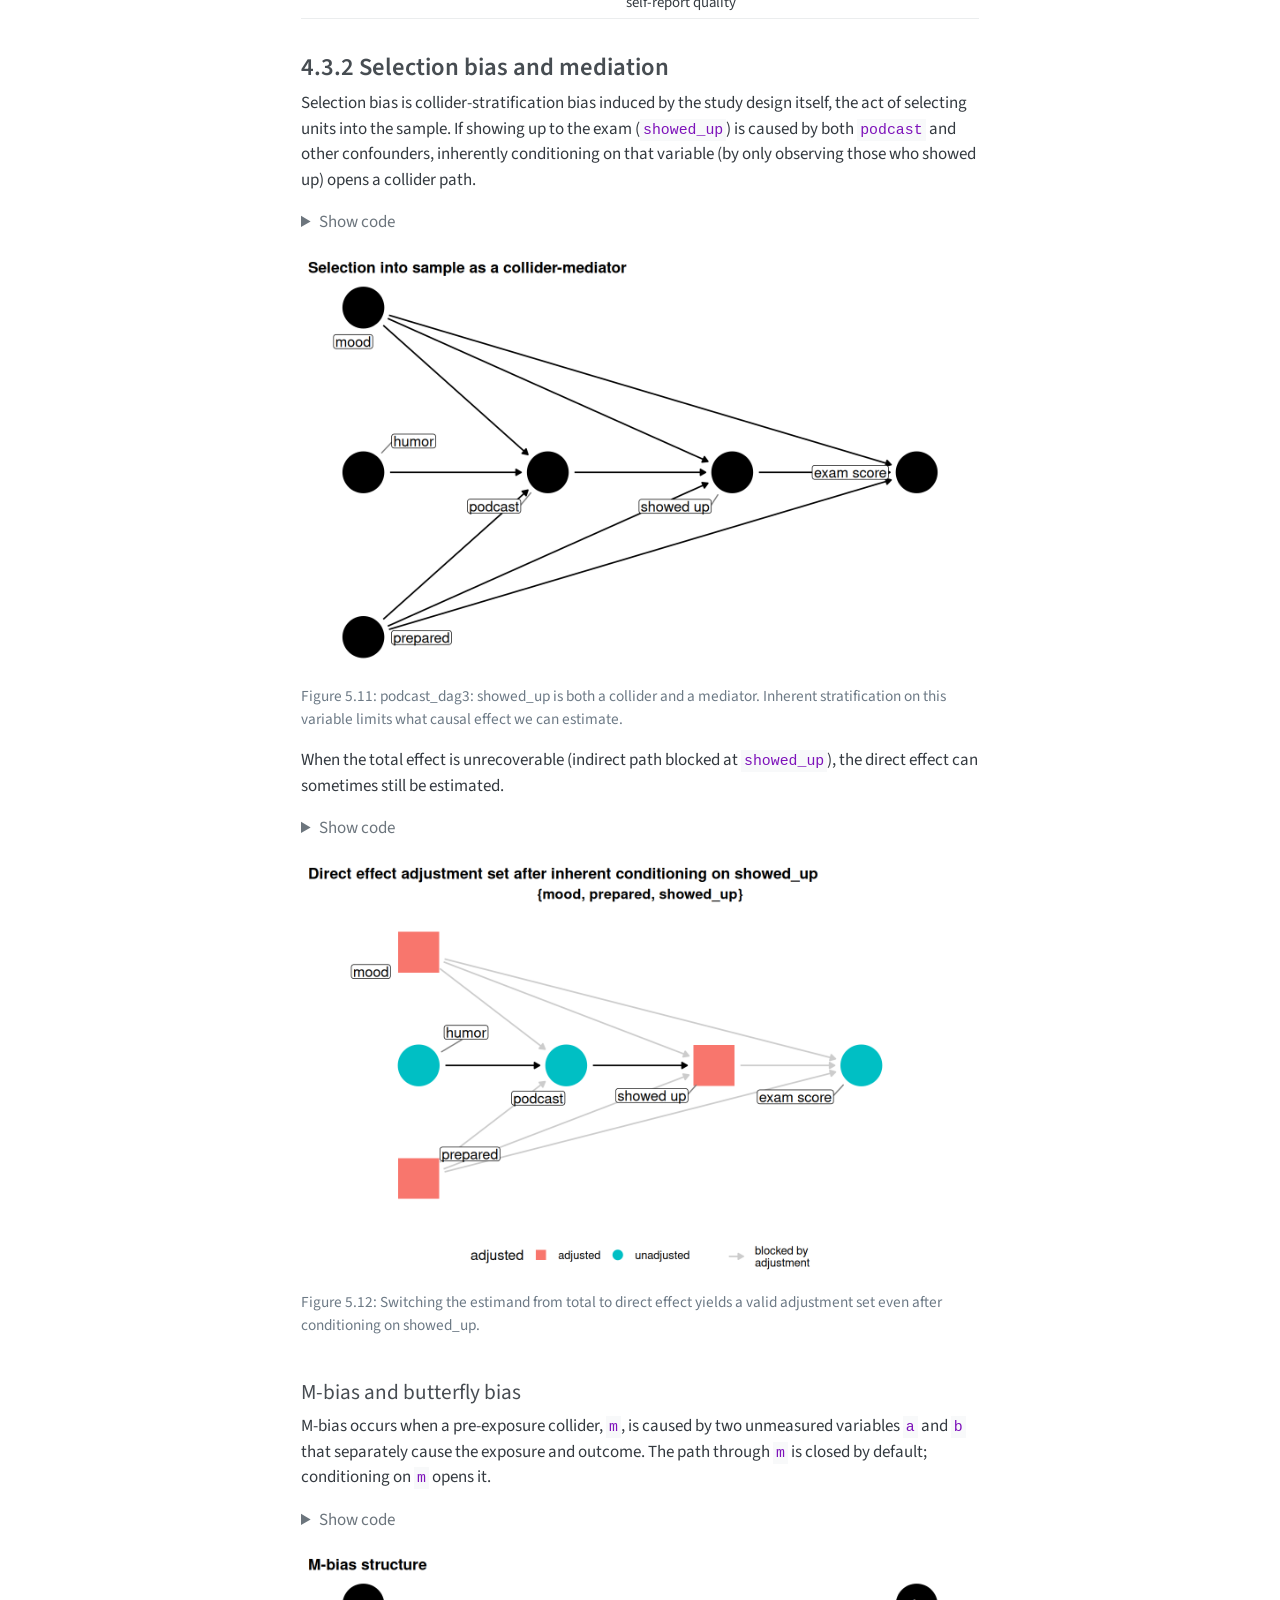
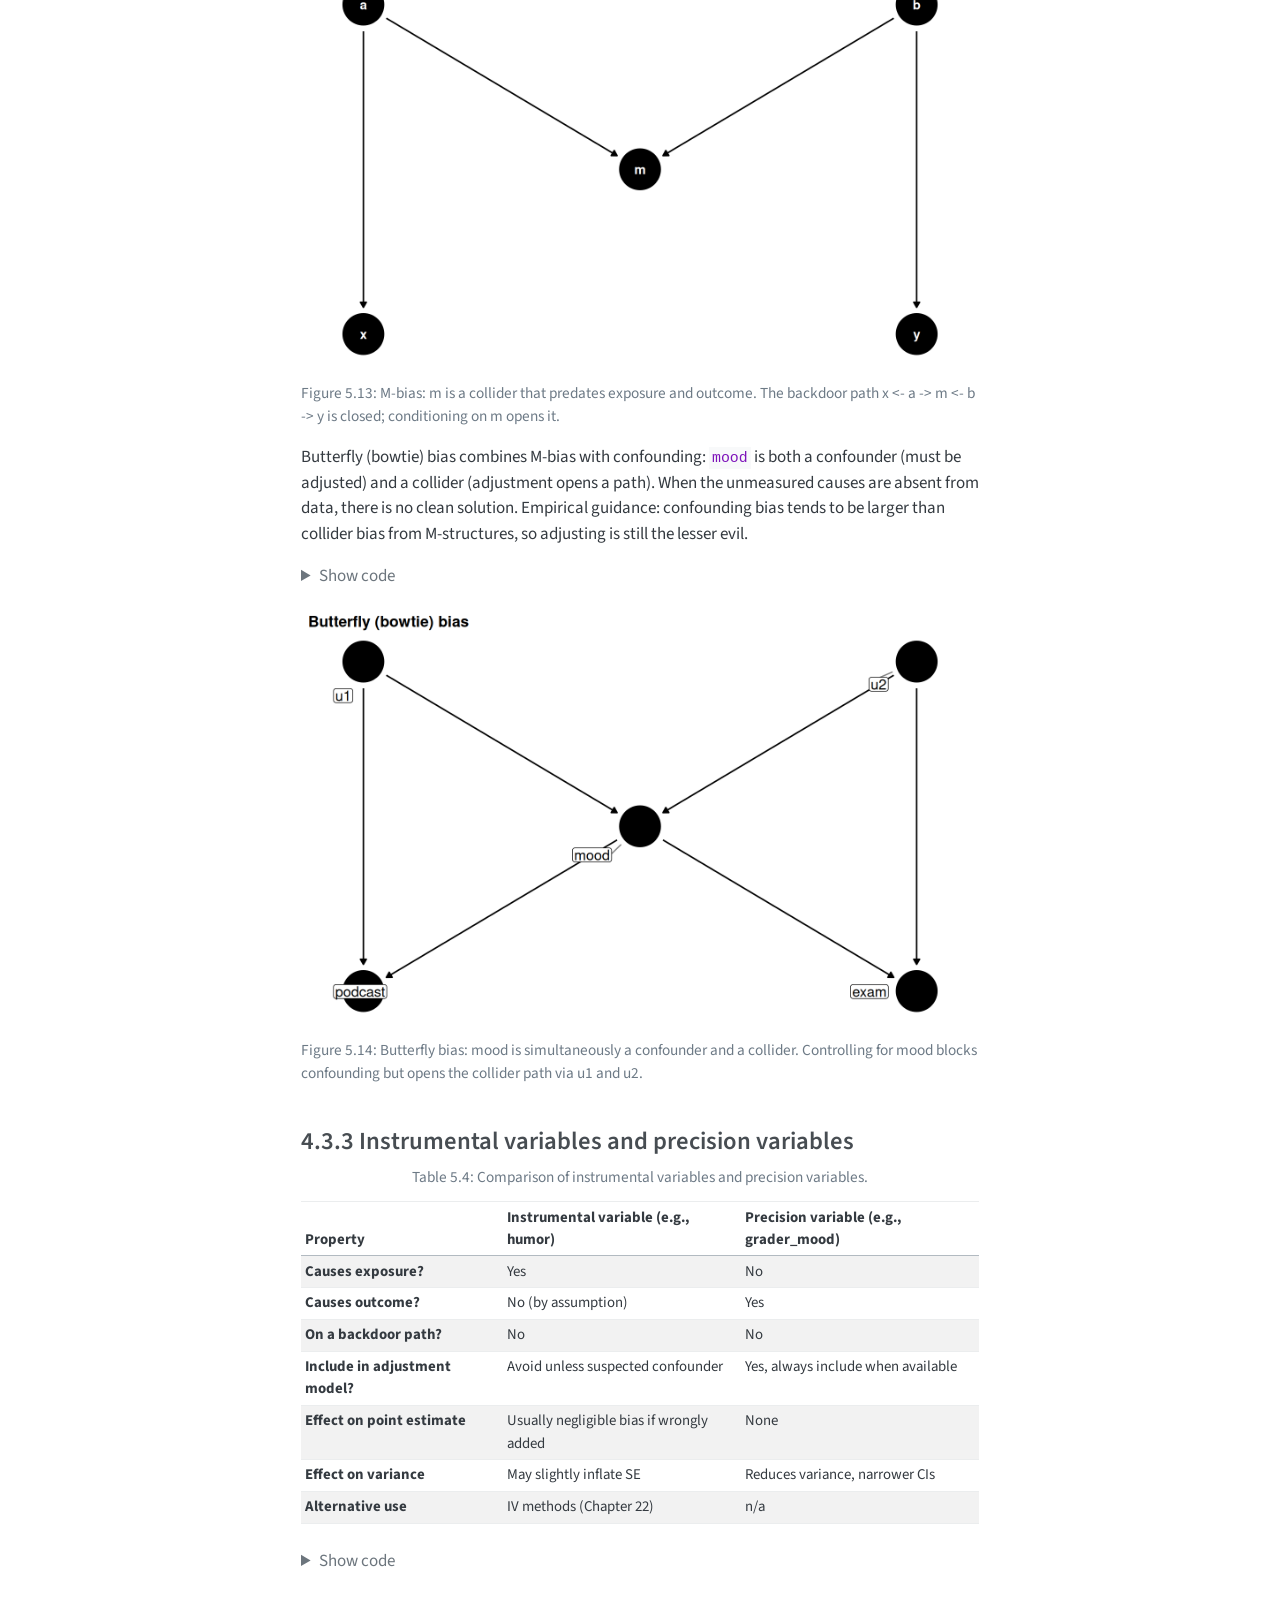
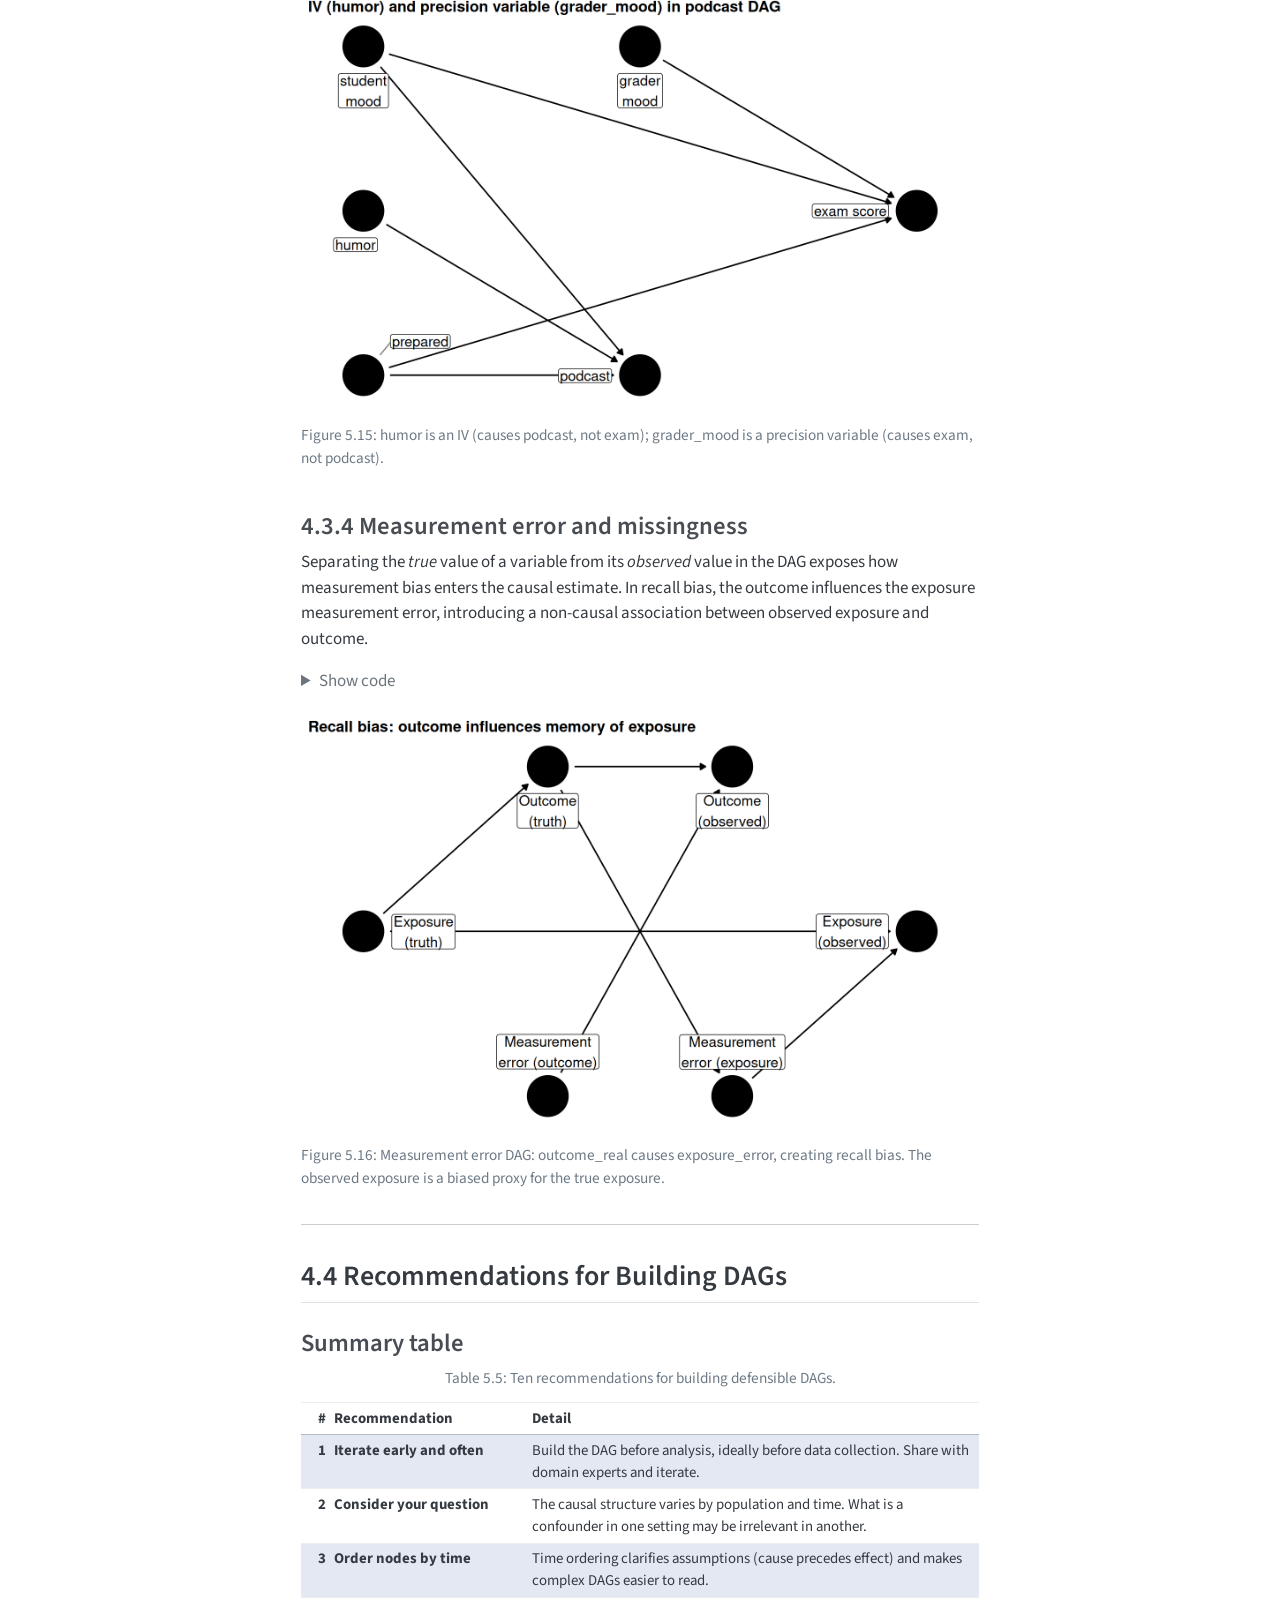
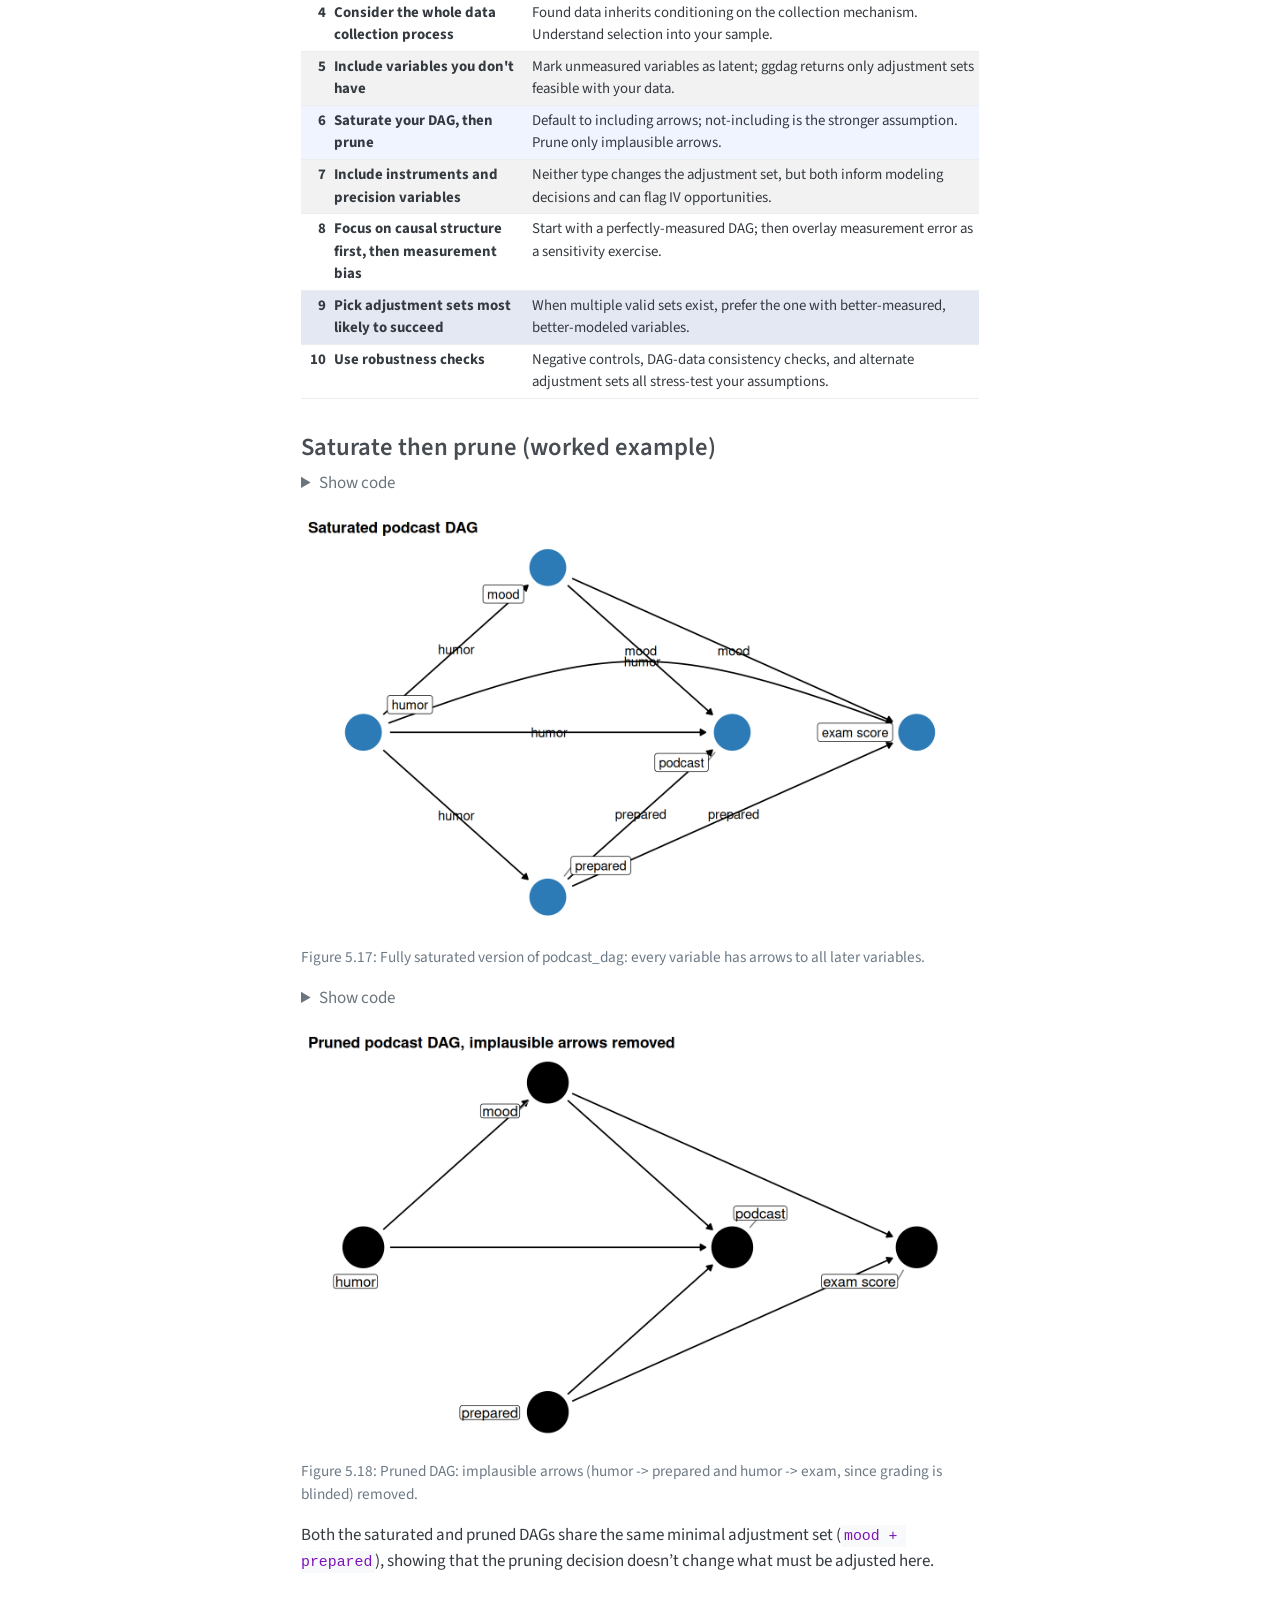
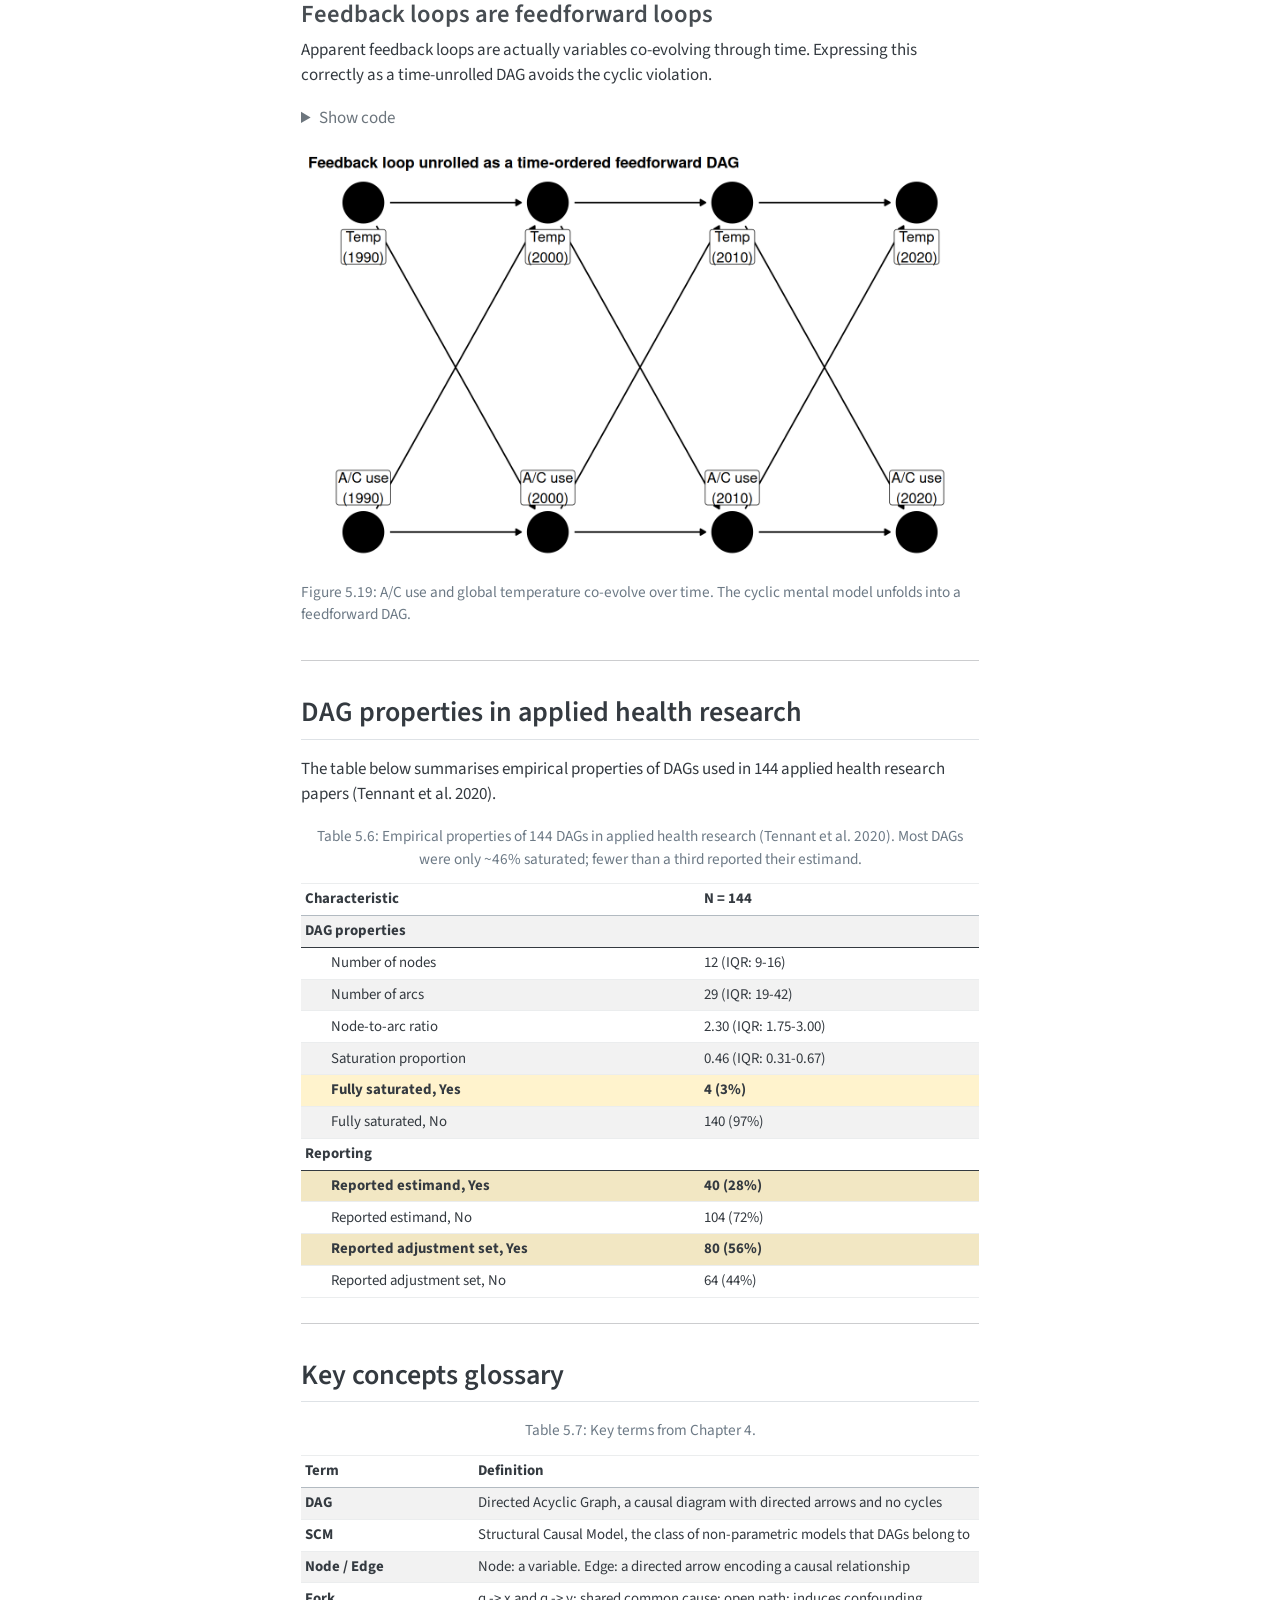
<file: docs/chapters/ch04.html>
<!DOCTYPE html>
<html xmlns="http://www.w3.org/1999/xhtml" lang="en" xml:lang="en"><head>

<meta charset="utf-8">
<meta name="generator" content="quarto-1.4.550">

<meta name="viewport" content="width=device-width, initial-scale=1.0, user-scalable=yes">


<title>Causal Inference in R - Chapter Summaries - DAGs</title>
<style>
code{white-space: pre-wrap;}
span.smallcaps{font-variant: small-caps;}
div.columns{display: flex; gap: min(4vw, 1.5em);}
div.column{flex: auto; overflow-x: auto;}
div.hanging-indent{margin-left: 1.5em; text-indent: -1.5em;}
ul.task-list{list-style: none;}
ul.task-list li input[type="checkbox"] {
  width: 0.8em;
  margin: 0 0.8em 0.2em -1em; /* quarto-specific, see https://github.com/quarto-dev/quarto-cli/issues/4556 */ 
  vertical-align: middle;
}
/* CSS for syntax highlighting */
pre > code.sourceCode { white-space: pre; position: relative; }
pre > code.sourceCode > span { line-height: 1.25; }
pre > code.sourceCode > span:empty { height: 1.2em; }
.sourceCode { overflow: visible; }
code.sourceCode > span { color: inherit; text-decoration: inherit; }
div.sourceCode { margin: 1em 0; }
pre.sourceCode { margin: 0; }
@media screen {
div.sourceCode { overflow: auto; }
}
@media print {
pre > code.sourceCode { white-space: pre-wrap; }
pre > code.sourceCode > span { text-indent: -5em; padding-left: 5em; }
}
pre.numberSource code
  { counter-reset: source-line 0; }
pre.numberSource code > span
  { position: relative; left: -4em; counter-increment: source-line; }
pre.numberSource code > span > a:first-child::before
  { content: counter(source-line);
    position: relative; left: -1em; text-align: right; vertical-align: baseline;
    border: none; display: inline-block;
    -webkit-touch-callout: none; -webkit-user-select: none;
    -khtml-user-select: none; -moz-user-select: none;
    -ms-user-select: none; user-select: none;
    padding: 0 4px; width: 4em;
  }
pre.numberSource { margin-left: 3em;  padding-left: 4px; }
div.sourceCode
  {   }
@media screen {
pre > code.sourceCode > span > a:first-child::before { text-decoration: underline; }
}
</style>


<script src="../site_libs/quarto-nav/quarto-nav.js"></script>
<script src="../site_libs/quarto-nav/headroom.min.js"></script>
<script src="../site_libs/clipboard/clipboard.min.js"></script>
<script src="../site_libs/quarto-search/autocomplete.umd.js"></script>
<script src="../site_libs/quarto-search/fuse.min.js"></script>
<script src="../site_libs/quarto-search/quarto-search.js"></script>
<meta name="quarto:offset" content="../">
<link href="../chapters/ch05.html" rel="next">
<link href="../chapters/ch03.html" rel="prev">
<script src="../site_libs/quarto-html/quarto.js"></script>
<script src="../site_libs/quarto-html/popper.min.js"></script>
<script src="../site_libs/quarto-html/tippy.umd.min.js"></script>
<script src="../site_libs/quarto-html/anchor.min.js"></script>
<link href="../site_libs/quarto-html/tippy.css" rel="stylesheet">
<link href="../site_libs/quarto-html/quarto-syntax-highlighting.css" rel="stylesheet" id="quarto-text-highlighting-styles">
<script src="../site_libs/bootstrap/bootstrap.min.js"></script>
<link href="../site_libs/bootstrap/bootstrap-icons.css" rel="stylesheet">
<link href="../site_libs/bootstrap/bootstrap.min.css" rel="stylesheet" id="quarto-bootstrap" data-mode="light">
<script id="quarto-search-options" type="application/json">{
  "location": "sidebar",
  "copy-button": false,
  "collapse-after": 3,
  "panel-placement": "start",
  "type": "textbox",
  "limit": 50,
  "keyboard-shortcut": [
    "f",
    "/",
    "s"
  ],
  "show-item-context": false,
  "language": {
    "search-no-results-text": "No results",
    "search-matching-documents-text": "matching documents",
    "search-copy-link-title": "Copy link to search",
    "search-hide-matches-text": "Hide additional matches",
    "search-more-match-text": "more match in this document",
    "search-more-matches-text": "more matches in this document",
    "search-clear-button-title": "Clear",
    "search-text-placeholder": "",
    "search-detached-cancel-button-title": "Cancel",
    "search-submit-button-title": "Submit",
    "search-label": "Search"
  }
}</script>
<script src="../site_libs/kePrint-0.0.1/kePrint.js"></script>
<link href="../site_libs/lightable-0.0.1/lightable.css" rel="stylesheet">


</head>

<body class="nav-sidebar floating">

<div id="quarto-search-results"></div>
  <header id="quarto-header" class="headroom fixed-top">
  <nav class="quarto-secondary-nav">
    <div class="container-fluid d-flex">
      <button type="button" class="quarto-btn-toggle btn" data-bs-toggle="collapse" data-bs-target=".quarto-sidebar-collapse-item" aria-controls="quarto-sidebar" aria-expanded="false" aria-label="Toggle sidebar navigation" onclick="if (window.quartoToggleHeadroom) { window.quartoToggleHeadroom(); }">
        <i class="bi bi-layout-text-sidebar-reverse"></i>
      </button>
        <nav class="quarto-page-breadcrumbs" aria-label="breadcrumb"><ol class="breadcrumb"><li class="breadcrumb-item"><a href="../chapters/ch04.html"><span class="chapter-title">Shared theme for all ggdag plots</span></a></li></ol></nav>
        <a class="flex-grow-1" role="button" data-bs-toggle="collapse" data-bs-target=".quarto-sidebar-collapse-item" aria-controls="quarto-sidebar" aria-expanded="false" aria-label="Toggle sidebar navigation" onclick="if (window.quartoToggleHeadroom) { window.quartoToggleHeadroom(); }">      
        </a>
      <button type="button" class="btn quarto-search-button" aria-label="" onclick="window.quartoOpenSearch();">
        <i class="bi bi-search"></i>
      </button>
    </div>
  </nav>
</header>
<!-- content -->
<div id="quarto-content" class="quarto-container page-columns page-rows-contents page-layout-article">
<!-- sidebar -->
  <nav id="quarto-sidebar" class="sidebar collapse collapse-horizontal quarto-sidebar-collapse-item sidebar-navigation floating overflow-auto">
    <div class="pt-lg-2 mt-2 text-left sidebar-header">
    <div class="sidebar-title mb-0 py-0">
      <a href="../">Causal Inference in R - Chapter Summaries</a> 
        <div class="sidebar-tools-main">
    <a href="https://github.com/malcolmbarrett/causal-inference-in-r" title="Source Code" class="quarto-navigation-tool px-1" aria-label="Source Code"><i class="bi bi-github"></i></a>
</div>
    </div>
      </div>
        <div class="mt-2 flex-shrink-0 align-items-center">
        <div class="sidebar-search">
        <div id="quarto-search" class="" title="Search"></div>
        </div>
        </div>
    <div class="sidebar-menu-container"> 
    <ul class="list-unstyled mt-1">
        <li class="sidebar-item">
  <div class="sidebar-item-container"> 
  <a href="../index.html" class="sidebar-item-text sidebar-link"><span class="chapter-title">License and attribution</span></a>
  </div>
</li>
        <li class="sidebar-item">
  <div class="sidebar-item-container"> 
  <a href="../chapters/ch01.html" class="sidebar-item-text sidebar-link"><span class="chapter-title">From casual to causal</span></a>
  </div>
</li>
        <li class="sidebar-item">
  <div class="sidebar-item-container"> 
  <a href="../chapters/ch02.html" class="sidebar-item-text sidebar-link"><span class="chapter-title">The Whole Game: Mosquito Nets and Malaria</span></a>
  </div>
</li>
        <li class="sidebar-item">
  <div class="sidebar-item-container"> 
  <a href="../chapters/ch03.html" class="sidebar-item-text sidebar-link"><span class="chapter-title">Chapter3: Potential Outcomes and Counterfactuals</span></a>
  </div>
</li>
        <li class="sidebar-item">
  <div class="sidebar-item-container"> 
  <a href="../chapters/ch04.html" class="sidebar-item-text sidebar-link active"><span class="chapter-title">Shared theme for all ggdag plots</span></a>
  </div>
</li>
        <li class="sidebar-item">
  <div class="sidebar-item-container"> 
  <a href="../chapters/ch05.html" class="sidebar-item-text sidebar-link"><span class="chapter-title">Causal Inference is not (just) a statistical problem</span></a>
  </div>
</li>
        <li class="sidebar-item">
  <div class="sidebar-item-container"> 
  <a href="../chapters/ch06.html" class="sidebar-item-text sidebar-link"><span class="chapter-title">From question to answer: Stratification and outcome models</span></a>
  </div>
</li>
    </ul>
    </div>
</nav>
<div id="quarto-sidebar-glass" class="quarto-sidebar-collapse-item" data-bs-toggle="collapse" data-bs-target=".quarto-sidebar-collapse-item"></div>
<!-- margin-sidebar -->
    <div id="quarto-margin-sidebar" class="sidebar margin-sidebar">
        <nav id="TOC" role="doc-toc" class="toc-active">
    <h2 id="toc-title">Table of contents</h2>
   
  <ul>
  <li><a href="#overview" id="toc-overview" class="nav-link active" data-scroll-target="#overview">Overview</a></li>
  <li><a href="#visualizing-causal-assumptions" id="toc-visualizing-causal-assumptions" class="nav-link" data-scroll-target="#visualizing-causal-assumptions">4.1 Visualizing Causal Assumptions</a>
  <ul class="collapse">
  <li><a href="#path-types-and-what-they-imply" id="toc-path-types-and-what-they-imply" class="nav-link" data-scroll-target="#path-types-and-what-they-imply">Path types and what they imply</a></li>
  <li><a href="#confounding-in-practice" id="toc-confounding-in-practice" class="nav-link" data-scroll-target="#confounding-in-practice">Confounding in practice</a></li>
  <li><a href="#mediation-in-practice" id="toc-mediation-in-practice" class="nav-link" data-scroll-target="#mediation-in-practice">Mediation in practice</a></li>
  <li><a href="#collider-bias-in-practice" id="toc-collider-bias-in-practice" class="nav-link" data-scroll-target="#collider-bias-in-practice">Collider bias in practice</a></li>
  </ul></li>
  <li><a href="#dags-in-r-with-ggdag" id="toc-dags-in-r-with-ggdag" class="nav-link" data-scroll-target="#dags-in-r-with-ggdag">4.2 DAGs in R with ggdag</a>
  <ul class="collapse">
  <li><a href="#podcast-exam-running-example" id="toc-podcast-exam-running-example" class="nav-link" data-scroll-target="#podcast-exam-running-example">Podcast exam running example</a></li>
  <li><a href="#open-paths-and-adjustment-sets" id="toc-open-paths-and-adjustment-sets" class="nav-link" data-scroll-target="#open-paths-and-adjustment-sets">Open paths and adjustment sets</a></li>
  <li><a href="#simulated-demonstration" id="toc-simulated-demonstration" class="nav-link" data-scroll-target="#simulated-demonstration">Simulated demonstration</a></li>
  </ul></li>
  <li><a href="#structures-of-causality" id="toc-structures-of-causality" class="nav-link" data-scroll-target="#structures-of-causality">4.3 Structures of Causality</a>
  <ul class="collapse">
  <li><a href="#advanced-confounding" id="toc-advanced-confounding" class="nav-link" data-scroll-target="#advanced-confounding">4.3.1 Advanced confounding</a></li>
  <li><a href="#selection-bias-and-mediation" id="toc-selection-bias-and-mediation" class="nav-link" data-scroll-target="#selection-bias-and-mediation">4.3.2 Selection bias and mediation</a></li>
  <li><a href="#instrumental-variables-and-precision-variables" id="toc-instrumental-variables-and-precision-variables" class="nav-link" data-scroll-target="#instrumental-variables-and-precision-variables">4.3.3 Instrumental variables and precision variables</a></li>
  <li><a href="#measurement-error-and-missingness" id="toc-measurement-error-and-missingness" class="nav-link" data-scroll-target="#measurement-error-and-missingness">4.3.4 Measurement error and missingness</a></li>
  </ul></li>
  <li><a href="#recommendations-for-building-dags" id="toc-recommendations-for-building-dags" class="nav-link" data-scroll-target="#recommendations-for-building-dags">4.4 Recommendations for Building DAGs</a>
  <ul class="collapse">
  <li><a href="#summary-table" id="toc-summary-table" class="nav-link" data-scroll-target="#summary-table">Summary table</a></li>
  <li><a href="#saturate-then-prune-worked-example" id="toc-saturate-then-prune-worked-example" class="nav-link" data-scroll-target="#saturate-then-prune-worked-example">Saturate then prune (worked example)</a></li>
  <li><a href="#feedback-loops-are-feedforward-loops" id="toc-feedback-loops-are-feedforward-loops" class="nav-link" data-scroll-target="#feedback-loops-are-feedforward-loops">Feedback loops are feedforward loops</a></li>
  </ul></li>
  <li><a href="#dag-properties-in-applied-health-research" id="toc-dag-properties-in-applied-health-research" class="nav-link" data-scroll-target="#dag-properties-in-applied-health-research">DAG properties in applied health research</a></li>
  <li><a href="#key-concepts-glossary" id="toc-key-concepts-glossary" class="nav-link" data-scroll-target="#key-concepts-glossary">Key concepts glossary</a></li>
  </ul>
<div class="toc-actions"><ul><li><a href="https://github.com/malcolmbarrett/causal-inference-in-r/blob/main/chapters/ch04.qmd" class="toc-action"><i class="bi bi-github"></i>View source</a></li><li><a href="https://github.com/malcolmbarrett/causal-inference-in-r/issues/new" class="toc-action"><i class="bi empty"></i>Report an issue</a></li></ul></div></nav>
    </div>
<!-- main -->
<main class="content" id="quarto-document-content">

<header id="title-block-header" class="quarto-title-block default">
<div class="quarto-title">
<h1 class="title"><span class="chapter-title">DAGs</span></h1>
</div>



<div class="quarto-title-meta">

    
  
    
  </div>
  


</header>


<section id="overview" class="level2">
<h2 class="anchored" data-anchor-id="overview">Overview</h2>
<p>DAGs (Directed Acyclic Graphs) let researchers make their causal assumptions explicit and queryable. The chapter covers three things: what DAGs are and how their path types behave statistically, how to build and query them in R using <code>ggdag</code>, and practical advice on building defensible DAGs in applied work.</p>
<hr>
</section>
<section id="visualizing-causal-assumptions" class="level2">
<h2 class="anchored" data-anchor-id="visualizing-causal-assumptions">4.1 Visualizing Causal Assumptions</h2>
<p>A DAG is a graph where <strong>nodes</strong> are variables and <strong>edges</strong> are directed arrows representing causal relationships. The direction of an arrow encodes the direction of causation: <code>x -&gt; y</code> means <code>x</code> causes <code>y</code>. Crucially, the graph must be <em>acyclic</em>: no variable can be its own ancestor.</p>
<p>DAGs encode a researcher’s assumptions about causal structure, not parameter estimates. An arrow says “I believe this cause exists for at least one unit”; it says nothing about the magnitude or functional form of the effect. This non-parametric character distinguishes causal DAGs from structural equation models (SEMs), which require parametric assumptions and estimate the entire graph.</p>
<p>The three elemental path types are <strong>forks</strong>, <strong>chains</strong>, and <strong>colliders</strong>. Every backdoor path decomposes into these structures.</p>
<div class="cell">
<details class="code-fold">
<summary>Show code</summary>
<div class="sourceCode cell-code" id="cb1"><pre class="sourceCode r code-with-copy"><code class="sourceCode r"><span id="cb1-1"><a href="#cb1-1" aria-hidden="true" tabindex="-1"></a>coords <span class="ot">&lt;-</span> <span class="fu">list</span>(</span>
<span id="cb1-2"><a href="#cb1-2" aria-hidden="true" tabindex="-1"></a>  <span class="at">x =</span> <span class="fu">c</span>(<span class="at">x =</span> <span class="dv">0</span>, <span class="at">y =</span> <span class="dv">2</span>, <span class="at">q =</span> <span class="dv">1</span>),</span>
<span id="cb1-3"><a href="#cb1-3" aria-hidden="true" tabindex="-1"></a>  <span class="at">y =</span> <span class="fu">c</span>(<span class="at">x =</span> <span class="dv">0</span>, <span class="at">y =</span> <span class="dv">0</span>, <span class="at">q =</span> <span class="dv">1</span>)</span>
<span id="cb1-4"><a href="#cb1-4" aria-hidden="true" tabindex="-1"></a>)</span>
<span id="cb1-5"><a href="#cb1-5" aria-hidden="true" tabindex="-1"></a></span>
<span id="cb1-6"><a href="#cb1-6" aria-hidden="true" tabindex="-1"></a>fork     <span class="ot">&lt;-</span> <span class="fu">dagify</span>(x <span class="sc">~</span> q, y <span class="sc">~</span> q, <span class="at">exposure =</span> <span class="st">"x"</span>, <span class="at">outcome =</span> <span class="st">"y"</span>, <span class="at">coords =</span> coords)</span>
<span id="cb1-7"><a href="#cb1-7" aria-hidden="true" tabindex="-1"></a>chain    <span class="ot">&lt;-</span> <span class="fu">dagify</span>(q <span class="sc">~</span> x, y <span class="sc">~</span> q, <span class="at">exposure =</span> <span class="st">"x"</span>, <span class="at">outcome =</span> <span class="st">"y"</span>, <span class="at">coords =</span> coords)</span>
<span id="cb1-8"><a href="#cb1-8" aria-hidden="true" tabindex="-1"></a>collider <span class="ot">&lt;-</span> <span class="fu">dagify</span>(q <span class="sc">~</span> x <span class="sc">+</span> y, <span class="at">exposure =</span> <span class="st">"x"</span>, <span class="at">outcome =</span> <span class="st">"y"</span>, <span class="at">coords =</span> coords)</span>
<span id="cb1-9"><a href="#cb1-9" aria-hidden="true" tabindex="-1"></a></span>
<span id="cb1-10"><a href="#cb1-10" aria-hidden="true" tabindex="-1"></a>dag_flows <span class="ot">&lt;-</span> <span class="fu">map</span>(</span>
<span id="cb1-11"><a href="#cb1-11" aria-hidden="true" tabindex="-1"></a>  <span class="fu">list</span>(<span class="at">fork =</span> fork, <span class="at">chain =</span> chain, <span class="at">collider =</span> collider),</span>
<span id="cb1-12"><a href="#cb1-12" aria-hidden="true" tabindex="-1"></a>  tidy_dagitty</span>
<span id="cb1-13"><a href="#cb1-13" aria-hidden="true" tabindex="-1"></a>) <span class="sc">|&gt;</span></span>
<span id="cb1-14"><a href="#cb1-14" aria-hidden="true" tabindex="-1"></a>  <span class="fu">map</span>(<span class="st">"data"</span>) <span class="sc">|&gt;</span></span>
<span id="cb1-15"><a href="#cb1-15" aria-hidden="true" tabindex="-1"></a>  <span class="fu">list_rbind</span>(<span class="at">names_to =</span> <span class="st">"dag"</span>) <span class="sc">|&gt;</span></span>
<span id="cb1-16"><a href="#cb1-16" aria-hidden="true" tabindex="-1"></a>  <span class="fu">mutate</span>(<span class="at">dag =</span> <span class="fu">factor</span>(dag, <span class="at">levels =</span> <span class="fu">c</span>(<span class="st">"fork"</span>, <span class="st">"chain"</span>, <span class="st">"collider"</span>)))</span>
<span id="cb1-17"><a href="#cb1-17" aria-hidden="true" tabindex="-1"></a></span>
<span id="cb1-18"><a href="#cb1-18" aria-hidden="true" tabindex="-1"></a>dag_flows <span class="sc">|&gt;</span></span>
<span id="cb1-19"><a href="#cb1-19" aria-hidden="true" tabindex="-1"></a>  <span class="fu">ggplot</span>(<span class="fu">aes</span>(<span class="at">x =</span> x, <span class="at">y =</span> y, <span class="at">xend =</span> xend, <span class="at">yend =</span> yend)) <span class="sc">+</span></span>
<span id="cb1-20"><a href="#cb1-20" aria-hidden="true" tabindex="-1"></a>  <span class="fu">geom_dag_edges</span>(<span class="at">edge_width =</span> <span class="dv">1</span>) <span class="sc">+</span></span>
<span id="cb1-21"><a href="#cb1-21" aria-hidden="true" tabindex="-1"></a>  <span class="fu">geom_dag_point</span>(<span class="at">colour =</span> <span class="st">"#2c7bb6"</span>, <span class="at">size =</span> <span class="dv">14</span>) <span class="sc">+</span></span>
<span id="cb1-22"><a href="#cb1-22" aria-hidden="true" tabindex="-1"></a>  <span class="fu">geom_dag_text</span>(<span class="at">colour =</span> <span class="st">"white"</span>, <span class="at">size =</span> <span class="dv">4</span>) <span class="sc">+</span></span>
<span id="cb1-23"><a href="#cb1-23" aria-hidden="true" tabindex="-1"></a>  <span class="fu">facet_wrap</span>(<span class="sc">~</span>dag) <span class="sc">+</span></span>
<span id="cb1-24"><a href="#cb1-24" aria-hidden="true" tabindex="-1"></a>  <span class="fu">expand_plot</span>(</span>
<span id="cb1-25"><a href="#cb1-25" aria-hidden="true" tabindex="-1"></a>    <span class="at">expand_x =</span> <span class="fu">expansion</span>(<span class="fu">c</span>(<span class="fl">0.2</span>, <span class="fl">0.2</span>)),</span>
<span id="cb1-26"><a href="#cb1-26" aria-hidden="true" tabindex="-1"></a>    <span class="at">expand_y =</span> <span class="fu">expansion</span>(<span class="fu">c</span>(<span class="fl">0.2</span>, <span class="fl">0.2</span>))</span>
<span id="cb1-27"><a href="#cb1-27" aria-hidden="true" tabindex="-1"></a>  ) <span class="sc">+</span></span>
<span id="cb1-28"><a href="#cb1-28" aria-hidden="true" tabindex="-1"></a>  <span class="fu">labs</span>(<span class="at">title =</span> <span class="st">"Elemental path structures in a DAG"</span>)</span></code><button title="Copy to Clipboard" class="code-copy-button"><i class="bi"></i></button></pre></div>
</details>
<div class="cell-output-display">
<div id="fig-path-types" class="quarto-figure quarto-figure-center quarto-float anchored">
<figure class="quarto-float quarto-float-fig figure">
<div aria-describedby="fig-path-types-caption-0ceaefa1-69ba-4598-a22c-09a6ac19f8ca">
<img src="ch04_files/figure-html/fig-path-types-1.png" class="img-fluid figure-img" width="768">
</div>
<figcaption class="quarto-float-caption-bottom quarto-float-caption quarto-float-fig" id="fig-path-types-caption-0ceaefa1-69ba-4598-a22c-09a6ac19f8ca">
Figure&nbsp;5.1: Three elemental causal path structures. Forks share a common cause; chains pass an effect through a mediator; colliders share a common descendant.
</figcaption>
</figure>
</div>
</div>
</div>
<section id="path-types-and-what-they-imply" class="level3">
<h3 class="anchored" data-anchor-id="path-types-and-what-they-imply">Path types and what they imply</h3>
<div class="cell">
<div id="tbl-path-types" class="cell quarto-float anchored">
<figure class="quarto-float quarto-float-tbl figure">
<figcaption class="quarto-float-caption-top quarto-float-caption quarto-float-tbl" id="tbl-path-types-caption-0ceaefa1-69ba-4598-a22c-09a6ac19f8ca">
Table&nbsp;5.1: The three path structures, their statistical properties, and when to adjust.
</figcaption>
<div aria-describedby="tbl-path-types-caption-0ceaefa1-69ba-4598-a22c-09a6ac19f8ca">
<div class="cell-output-display">
<div>
<table class="table table-striped table-hover table-condensed do-not-create-environment cell table-sm small" data-quarto-postprocess="true">
<thead>
<tr class="header">
<th style="text-align: left;" data-quarto-table-cell-role="th">Path type</th>
<th style="text-align: left;" data-quarto-table-cell-role="th">Direction of q</th>
<th style="text-align: center;" data-quarto-table-cell-role="th">Path status</th>
<th style="text-align: center;" data-quarto-table-cell-role="th">x-y correlated?</th>
<th style="text-align: left;" data-quarto-table-cell-role="th">Adjust for q?</th>
</tr>
</thead>
<tbody>
<tr class="odd">
<td style="text-align: left; font-weight: bold;">Fork (confounder)</td>
<td style="text-align: left;">q -&gt; x and q -&gt; y</td>
<td style="text-align: center;">Open</td>
<td style="text-align: center;">Yes (spurious)</td>
<td style="text-align: left; width: 20em;">Yes, blocks confounding</td>
</tr>
<tr class="even">
<td style="text-align: left; font-weight: bold;">Chain (mediator)</td>
<td style="text-align: left;">x -&gt; q -&gt; y</td>
<td style="text-align: center;">Open</td>
<td style="text-align: center;">Yes (via q)</td>
<td style="text-align: left; width: 20em;">Depends on question (blocks indirect effect)</td>
</tr>
<tr class="odd">
<td style="text-align: left; font-weight: bold; background-color: rgba(255, 243, 205, 255) !important;">Collider</td>
<td style="text-align: left; background-color: rgba(255, 243, 205, 255) !important;">x -&gt; q &lt;- y</td>
<td style="text-align: center; background-color: rgba(255, 243, 205, 255) !important;">Closed</td>
<td style="text-align: center; background-color: rgba(255, 243, 205, 255) !important;">No</td>
<td style="text-align: left; width: 20em; background-color: rgba(255, 243, 205, 255) !important;">No, opens a biasing path</td>
</tr>
</tbody>
</table>


</div>
</div>
</div>
</figure>
</div>
</div>
<div class="callout callout-style-default callout-note callout-titled">
<div class="callout-header d-flex align-content-center">
<div class="callout-icon-container">
<i class="callout-icon"></i>
</div>
<div class="callout-title-container flex-fill">
Backdoor paths
</div>
</div>
<div class="callout-body-container callout-body">
<p>Any open, non-causal path from the exposure to the outcome is a <strong>backdoor path</strong>. Forks are the classic backdoor path. Conditioning on a collider can also <em>open</em> a previously closed path, creating a backdoor where none existed.</p>
</div>
</div>
<hr>
</section>
<section id="confounding-in-practice" class="level3">
<h3 class="anchored" data-anchor-id="confounding-in-practice">Confounding in practice</h3>
<div class="cell">
<details class="code-fold">
<summary>Show code</summary>
<div class="sourceCode cell-code" id="cb2"><pre class="sourceCode r code-with-copy"><code class="sourceCode r"><span id="cb2-1"><a href="#cb2-1" aria-hidden="true" tabindex="-1"></a><span class="fu">set.seed</span>(<span class="dv">123</span>)</span>
<span id="cb2-2"><a href="#cb2-2" aria-hidden="true" tabindex="-1"></a>n <span class="ot">&lt;-</span> <span class="dv">1000</span></span>
<span id="cb2-3"><a href="#cb2-3" aria-hidden="true" tabindex="-1"></a>q_conf <span class="ot">&lt;-</span> <span class="fu">rbinom</span>(n, <span class="at">size =</span> <span class="dv">1</span>, <span class="at">prob =</span> <span class="fl">0.35</span>)</span>
<span id="cb2-4"><a href="#cb2-4" aria-hidden="true" tabindex="-1"></a>x_conf <span class="ot">&lt;-</span> <span class="dv">2</span> <span class="sc">*</span> q_conf <span class="sc">+</span> <span class="fu">rnorm</span>(n)</span>
<span id="cb2-5"><a href="#cb2-5" aria-hidden="true" tabindex="-1"></a>y_conf <span class="ot">&lt;-</span> <span class="sc">-</span><span class="dv">3</span> <span class="sc">*</span> q_conf <span class="sc">+</span> <span class="fu">rnorm</span>(n)</span>
<span id="cb2-6"><a href="#cb2-6" aria-hidden="true" tabindex="-1"></a>confounder_data <span class="ot">&lt;-</span> <span class="fu">tibble</span>(<span class="at">x =</span> x_conf, <span class="at">y =</span> y_conf, <span class="at">q =</span> <span class="fu">as.factor</span>(q_conf))</span>
<span id="cb2-7"><a href="#cb2-7" aria-hidden="true" tabindex="-1"></a></span>
<span id="cb2-8"><a href="#cb2-8" aria-hidden="true" tabindex="-1"></a>p_conf1 <span class="ot">&lt;-</span> confounder_data <span class="sc">|&gt;</span></span>
<span id="cb2-9"><a href="#cb2-9" aria-hidden="true" tabindex="-1"></a>  <span class="fu">ggplot</span>(<span class="fu">aes</span>(x, y)) <span class="sc">+</span></span>
<span id="cb2-10"><a href="#cb2-10" aria-hidden="true" tabindex="-1"></a>  <span class="fu">geom_point</span>(<span class="at">alpha =</span> <span class="fl">0.15</span>, <span class="at">colour =</span> <span class="st">"#636363"</span>) <span class="sc">+</span></span>
<span id="cb2-11"><a href="#cb2-11" aria-hidden="true" tabindex="-1"></a>  <span class="fu">geom_smooth</span>(<span class="at">method =</span> <span class="st">"lm"</span>, <span class="at">formula =</span> y <span class="sc">~</span> x, <span class="at">se =</span> <span class="cn">FALSE</span>, <span class="at">colour =</span> <span class="st">"#d7191c"</span>, <span class="at">linewidth =</span> <span class="dv">1</span>) <span class="sc">+</span></span>
<span id="cb2-12"><a href="#cb2-12" aria-hidden="true" tabindex="-1"></a>  <span class="fu">facet_wrap</span>(<span class="sc">~</span><span class="st">"Not adjusting for q</span><span class="sc">\n</span><span class="st">(biased)"</span>) <span class="sc">+</span></span>
<span id="cb2-13"><a href="#cb2-13" aria-hidden="true" tabindex="-1"></a>  data_theme</span>
<span id="cb2-14"><a href="#cb2-14" aria-hidden="true" tabindex="-1"></a></span>
<span id="cb2-15"><a href="#cb2-15" aria-hidden="true" tabindex="-1"></a>p_conf2 <span class="ot">&lt;-</span> confounder_data <span class="sc">|&gt;</span></span>
<span id="cb2-16"><a href="#cb2-16" aria-hidden="true" tabindex="-1"></a>  <span class="fu">ggplot</span>(<span class="fu">aes</span>(x, y, <span class="at">colour =</span> q)) <span class="sc">+</span></span>
<span id="cb2-17"><a href="#cb2-17" aria-hidden="true" tabindex="-1"></a>  <span class="fu">geom_point</span>(<span class="at">alpha =</span> <span class="fl">0.15</span>) <span class="sc">+</span></span>
<span id="cb2-18"><a href="#cb2-18" aria-hidden="true" tabindex="-1"></a>  <span class="fu">geom_smooth</span>(<span class="at">method =</span> <span class="st">"lm"</span>, <span class="at">formula =</span> y <span class="sc">~</span> x, <span class="at">se =</span> <span class="cn">FALSE</span>, <span class="at">linewidth =</span> <span class="dv">1</span>) <span class="sc">+</span></span>
<span id="cb2-19"><a href="#cb2-19" aria-hidden="true" tabindex="-1"></a>  <span class="fu">scale_colour_manual</span>(<span class="at">values =</span> <span class="fu">c</span>(<span class="st">"0"</span> <span class="ot">=</span> <span class="st">"#2c7bb6"</span>, <span class="st">"1"</span> <span class="ot">=</span> <span class="st">"#fdae61"</span>)) <span class="sc">+</span></span>
<span id="cb2-20"><a href="#cb2-20" aria-hidden="true" tabindex="-1"></a>  <span class="fu">facet_wrap</span>(<span class="sc">~</span><span class="st">"Adjusting for q</span><span class="sc">\n</span><span class="st">(unbiased)"</span>) <span class="sc">+</span></span>
<span id="cb2-21"><a href="#cb2-21" aria-hidden="true" tabindex="-1"></a>  data_theme</span>
<span id="cb2-22"><a href="#cb2-22" aria-hidden="true" tabindex="-1"></a></span>
<span id="cb2-23"><a href="#cb2-23" aria-hidden="true" tabindex="-1"></a>p_conf1 <span class="sc">+</span> p_conf2 <span class="sc">+</span></span>
<span id="cb2-24"><a href="#cb2-24" aria-hidden="true" tabindex="-1"></a>  <span class="fu">plot_annotation</span>(</span>
<span id="cb2-25"><a href="#cb2-25" aria-hidden="true" tabindex="-1"></a>    <span class="at">title    =</span> <span class="st">"Fork: spurious association removed by conditioning on the common cause"</span>,</span>
<span id="cb2-26"><a href="#cb2-26" aria-hidden="true" tabindex="-1"></a>    <span class="at">theme    =</span> <span class="fu">theme</span>(<span class="at">plot.title =</span> <span class="fu">element_text</span>(<span class="at">size =</span> <span class="dv">13</span>, <span class="at">face =</span> <span class="st">"bold"</span>))</span>
<span id="cb2-27"><a href="#cb2-27" aria-hidden="true" tabindex="-1"></a>  )</span></code><button title="Copy to Clipboard" class="code-copy-button"><i class="bi"></i></button></pre></div>
</details>
<div class="cell-output-display">
<div id="fig-confounder-scatter" class="quarto-figure quarto-figure-center quarto-float anchored">
<figure class="quarto-float quarto-float-fig figure">
<div aria-describedby="fig-confounder-scatter-caption-0ceaefa1-69ba-4598-a22c-09a6ac19f8ca">
<img src="ch04_files/figure-html/fig-confounder-scatter-1.png" class="img-fluid figure-img" width="768">
</div>
<figcaption class="quarto-float-caption-bottom quarto-float-caption quarto-float-fig" id="fig-confounder-scatter-caption-0ceaefa1-69ba-4598-a22c-09a6ac19f8ca">
Figure&nbsp;5.2: A fork: q causes both x and y. Unadjusted, x and y appear correlated. Conditioning on q reveals the null relationship.
</figcaption>
</figure>
</div>
</div>
</div>
</section>
<section id="mediation-in-practice" class="level3">
<h3 class="anchored" data-anchor-id="mediation-in-practice">Mediation in practice</h3>
<div class="cell">
<details class="code-fold">
<summary>Show code</summary>
<div class="sourceCode cell-code" id="cb3"><pre class="sourceCode r code-with-copy"><code class="sourceCode r"><span id="cb3-1"><a href="#cb3-1" aria-hidden="true" tabindex="-1"></a><span class="fu">set.seed</span>(<span class="dv">123</span>)</span>
<span id="cb3-2"><a href="#cb3-2" aria-hidden="true" tabindex="-1"></a>x_med <span class="ot">&lt;-</span> <span class="fu">rnorm</span>(n)</span>
<span id="cb3-3"><a href="#cb3-3" aria-hidden="true" tabindex="-1"></a>lp    <span class="ot">&lt;-</span> <span class="dv">2</span> <span class="sc">*</span> x_med <span class="sc">+</span> <span class="fu">rnorm</span>(n)</span>
<span id="cb3-4"><a href="#cb3-4" aria-hidden="true" tabindex="-1"></a>q_med <span class="ot">&lt;-</span> <span class="fu">rbinom</span>(n, <span class="at">size =</span> <span class="dv">1</span>, <span class="at">prob =</span> <span class="dv">1</span> <span class="sc">/</span> (<span class="dv">1</span> <span class="sc">+</span> <span class="fu">exp</span>(<span class="sc">-</span>lp)))</span>
<span id="cb3-5"><a href="#cb3-5" aria-hidden="true" tabindex="-1"></a>y_med <span class="ot">&lt;-</span> <span class="dv">2</span> <span class="sc">*</span> q_med <span class="sc">+</span> <span class="fu">rnorm</span>(n)</span>
<span id="cb3-6"><a href="#cb3-6" aria-hidden="true" tabindex="-1"></a>mediator_data <span class="ot">&lt;-</span> <span class="fu">tibble</span>(<span class="at">x =</span> x_med, <span class="at">y =</span> y_med, <span class="at">q =</span> <span class="fu">as.factor</span>(q_med))</span>
<span id="cb3-7"><a href="#cb3-7" aria-hidden="true" tabindex="-1"></a></span>
<span id="cb3-8"><a href="#cb3-8" aria-hidden="true" tabindex="-1"></a>p_med1 <span class="ot">&lt;-</span> mediator_data <span class="sc">|&gt;</span></span>
<span id="cb3-9"><a href="#cb3-9" aria-hidden="true" tabindex="-1"></a>  <span class="fu">ggplot</span>(<span class="fu">aes</span>(x, y)) <span class="sc">+</span></span>
<span id="cb3-10"><a href="#cb3-10" aria-hidden="true" tabindex="-1"></a>  <span class="fu">geom_point</span>(<span class="at">alpha =</span> <span class="fl">0.15</span>, <span class="at">colour =</span> <span class="st">"#636363"</span>) <span class="sc">+</span></span>
<span id="cb3-11"><a href="#cb3-11" aria-hidden="true" tabindex="-1"></a>  <span class="fu">geom_smooth</span>(<span class="at">method =</span> <span class="st">"lm"</span>, <span class="at">formula =</span> y <span class="sc">~</span> x, <span class="at">se =</span> <span class="cn">FALSE</span>, <span class="at">colour =</span> <span class="st">"#1a9641"</span>, <span class="at">linewidth =</span> <span class="dv">1</span>) <span class="sc">+</span></span>
<span id="cb3-12"><a href="#cb3-12" aria-hidden="true" tabindex="-1"></a>  <span class="fu">facet_wrap</span>(<span class="sc">~</span><span class="st">"Not adjusting for q</span><span class="sc">\n</span><span class="st">(total effect)"</span>) <span class="sc">+</span></span>
<span id="cb3-13"><a href="#cb3-13" aria-hidden="true" tabindex="-1"></a>  data_theme</span>
<span id="cb3-14"><a href="#cb3-14" aria-hidden="true" tabindex="-1"></a></span>
<span id="cb3-15"><a href="#cb3-15" aria-hidden="true" tabindex="-1"></a>p_med2 <span class="ot">&lt;-</span> mediator_data <span class="sc">|&gt;</span></span>
<span id="cb3-16"><a href="#cb3-16" aria-hidden="true" tabindex="-1"></a>  <span class="fu">ggplot</span>(<span class="fu">aes</span>(x, y, <span class="at">colour =</span> q)) <span class="sc">+</span></span>
<span id="cb3-17"><a href="#cb3-17" aria-hidden="true" tabindex="-1"></a>  <span class="fu">geom_point</span>(<span class="at">alpha =</span> <span class="fl">0.15</span>) <span class="sc">+</span></span>
<span id="cb3-18"><a href="#cb3-18" aria-hidden="true" tabindex="-1"></a>  <span class="fu">geom_smooth</span>(<span class="at">method =</span> <span class="st">"lm"</span>, <span class="at">formula =</span> y <span class="sc">~</span> x, <span class="at">se =</span> <span class="cn">FALSE</span>, <span class="at">linewidth =</span> <span class="dv">1</span>) <span class="sc">+</span></span>
<span id="cb3-19"><a href="#cb3-19" aria-hidden="true" tabindex="-1"></a>  <span class="fu">scale_colour_manual</span>(<span class="at">values =</span> <span class="fu">c</span>(<span class="st">"0"</span> <span class="ot">=</span> <span class="st">"#2c7bb6"</span>, <span class="st">"1"</span> <span class="ot">=</span> <span class="st">"#fdae61"</span>)) <span class="sc">+</span></span>
<span id="cb3-20"><a href="#cb3-20" aria-hidden="true" tabindex="-1"></a>  <span class="fu">facet_wrap</span>(<span class="sc">~</span><span class="st">"Adjusting for q</span><span class="sc">\n</span><span class="st">(direct effect)"</span>) <span class="sc">+</span></span>
<span id="cb3-21"><a href="#cb3-21" aria-hidden="true" tabindex="-1"></a>  data_theme</span>
<span id="cb3-22"><a href="#cb3-22" aria-hidden="true" tabindex="-1"></a></span>
<span id="cb3-23"><a href="#cb3-23" aria-hidden="true" tabindex="-1"></a>p_med1 <span class="sc">+</span> p_med2 <span class="sc">+</span></span>
<span id="cb3-24"><a href="#cb3-24" aria-hidden="true" tabindex="-1"></a>  <span class="fu">plot_annotation</span>(</span>
<span id="cb3-25"><a href="#cb3-25" aria-hidden="true" tabindex="-1"></a>    <span class="at">title =</span> <span class="st">"Chain: adjustment for mediator isolates the direct effect"</span>,</span>
<span id="cb3-26"><a href="#cb3-26" aria-hidden="true" tabindex="-1"></a>    <span class="at">theme =</span> <span class="fu">theme</span>(<span class="at">plot.title =</span> <span class="fu">element_text</span>(<span class="at">size =</span> <span class="dv">13</span>, <span class="at">face =</span> <span class="st">"bold"</span>))</span>
<span id="cb3-27"><a href="#cb3-27" aria-hidden="true" tabindex="-1"></a>  )</span></code><button title="Copy to Clipboard" class="code-copy-button"><i class="bi"></i></button></pre></div>
</details>
<div class="cell-output-display">
<div id="fig-mediator-scatter" class="quarto-figure quarto-figure-center quarto-float anchored">
<figure class="quarto-float quarto-float-fig figure">
<div aria-describedby="fig-mediator-scatter-caption-0ceaefa1-69ba-4598-a22c-09a6ac19f8ca">
<img src="ch04_files/figure-html/fig-mediator-scatter-1.png" class="img-fluid figure-img" width="768">
</div>
<figcaption class="quarto-float-caption-bottom quarto-float-caption quarto-float-fig" id="fig-mediator-scatter-caption-0ceaefa1-69ba-4598-a22c-09a6ac19f8ca">
Figure&nbsp;5.3: A chain: adjusting for the mediator q removes the indirect effect and leaves only the direct (null) effect.
</figcaption>
</figure>
</div>
</div>
</div>
</section>
<section id="collider-bias-in-practice" class="level3">
<h3 class="anchored" data-anchor-id="collider-bias-in-practice">Collider bias in practice</h3>
<div class="cell">
<details class="code-fold">
<summary>Show code</summary>
<div class="sourceCode cell-code" id="cb4"><pre class="sourceCode r code-with-copy"><code class="sourceCode r"><span id="cb4-1"><a href="#cb4-1" aria-hidden="true" tabindex="-1"></a><span class="fu">set.seed</span>(<span class="dv">123</span>)</span>
<span id="cb4-2"><a href="#cb4-2" aria-hidden="true" tabindex="-1"></a>x_col   <span class="ot">&lt;-</span> <span class="fu">rnorm</span>(n)</span>
<span id="cb4-3"><a href="#cb4-3" aria-hidden="true" tabindex="-1"></a>y_col   <span class="ot">&lt;-</span> <span class="fu">rnorm</span>(n)</span>
<span id="cb4-4"><a href="#cb4-4" aria-hidden="true" tabindex="-1"></a>lp_col  <span class="ot">&lt;-</span> <span class="dv">2</span> <span class="sc">*</span> x_col <span class="sc">+</span> <span class="dv">3</span> <span class="sc">*</span> y_col <span class="sc">+</span> <span class="fu">rnorm</span>(n)</span>
<span id="cb4-5"><a href="#cb4-5" aria-hidden="true" tabindex="-1"></a>q_col   <span class="ot">&lt;-</span> <span class="fu">rbinom</span>(n, <span class="at">size =</span> <span class="dv">1</span>, <span class="at">prob =</span> <span class="dv">1</span> <span class="sc">/</span> (<span class="dv">1</span> <span class="sc">+</span> <span class="fu">exp</span>(<span class="sc">-</span>lp_col)))</span>
<span id="cb4-6"><a href="#cb4-6" aria-hidden="true" tabindex="-1"></a>collider_data <span class="ot">&lt;-</span> <span class="fu">tibble</span>(<span class="at">x =</span> x_col, <span class="at">y =</span> y_col, <span class="at">q =</span> <span class="fu">as.factor</span>(q_col))</span>
<span id="cb4-7"><a href="#cb4-7" aria-hidden="true" tabindex="-1"></a></span>
<span id="cb4-8"><a href="#cb4-8" aria-hidden="true" tabindex="-1"></a>p_col1 <span class="ot">&lt;-</span> collider_data <span class="sc">|&gt;</span></span>
<span id="cb4-9"><a href="#cb4-9" aria-hidden="true" tabindex="-1"></a>  <span class="fu">ggplot</span>(<span class="fu">aes</span>(x, y)) <span class="sc">+</span></span>
<span id="cb4-10"><a href="#cb4-10" aria-hidden="true" tabindex="-1"></a>  <span class="fu">geom_point</span>(<span class="at">alpha =</span> <span class="fl">0.15</span>, <span class="at">colour =</span> <span class="st">"#636363"</span>) <span class="sc">+</span></span>
<span id="cb4-11"><a href="#cb4-11" aria-hidden="true" tabindex="-1"></a>  <span class="fu">geom_smooth</span>(<span class="at">method =</span> <span class="st">"lm"</span>, <span class="at">formula =</span> y <span class="sc">~</span> x, <span class="at">se =</span> <span class="cn">FALSE</span>, <span class="at">colour =</span> <span class="st">"#1a9641"</span>, <span class="at">linewidth =</span> <span class="dv">1</span>) <span class="sc">+</span></span>
<span id="cb4-12"><a href="#cb4-12" aria-hidden="true" tabindex="-1"></a>  <span class="fu">facet_wrap</span>(<span class="sc">~</span><span class="st">"Not adjusting for q</span><span class="sc">\n</span><span class="st">(unbiased)"</span>) <span class="sc">+</span></span>
<span id="cb4-13"><a href="#cb4-13" aria-hidden="true" tabindex="-1"></a>  data_theme</span>
<span id="cb4-14"><a href="#cb4-14" aria-hidden="true" tabindex="-1"></a></span>
<span id="cb4-15"><a href="#cb4-15" aria-hidden="true" tabindex="-1"></a>p_col2 <span class="ot">&lt;-</span> collider_data <span class="sc">|&gt;</span></span>
<span id="cb4-16"><a href="#cb4-16" aria-hidden="true" tabindex="-1"></a>  <span class="fu">ggplot</span>(<span class="fu">aes</span>(x, y, <span class="at">colour =</span> q)) <span class="sc">+</span></span>
<span id="cb4-17"><a href="#cb4-17" aria-hidden="true" tabindex="-1"></a>  <span class="fu">geom_point</span>(<span class="at">alpha =</span> <span class="fl">0.15</span>) <span class="sc">+</span></span>
<span id="cb4-18"><a href="#cb4-18" aria-hidden="true" tabindex="-1"></a>  <span class="fu">geom_smooth</span>(<span class="at">method =</span> <span class="st">"lm"</span>, <span class="at">formula =</span> y <span class="sc">~</span> x, <span class="at">se =</span> <span class="cn">FALSE</span>, <span class="at">linewidth =</span> <span class="dv">1</span>) <span class="sc">+</span></span>
<span id="cb4-19"><a href="#cb4-19" aria-hidden="true" tabindex="-1"></a>  <span class="fu">scale_colour_manual</span>(<span class="at">values =</span> <span class="fu">c</span>(<span class="st">"0"</span> <span class="ot">=</span> <span class="st">"#2c7bb6"</span>, <span class="st">"1"</span> <span class="ot">=</span> <span class="st">"#d7191c"</span>)) <span class="sc">+</span></span>
<span id="cb4-20"><a href="#cb4-20" aria-hidden="true" tabindex="-1"></a>  <span class="fu">facet_wrap</span>(<span class="sc">~</span><span class="st">"Adjusting for q</span><span class="sc">\n</span><span class="st">(biased, collider opened)"</span>) <span class="sc">+</span></span>
<span id="cb4-21"><a href="#cb4-21" aria-hidden="true" tabindex="-1"></a>  data_theme</span>
<span id="cb4-22"><a href="#cb4-22" aria-hidden="true" tabindex="-1"></a></span>
<span id="cb4-23"><a href="#cb4-23" aria-hidden="true" tabindex="-1"></a>p_col1 <span class="sc">+</span> p_col2 <span class="sc">+</span></span>
<span id="cb4-24"><a href="#cb4-24" aria-hidden="true" tabindex="-1"></a>  <span class="fu">plot_annotation</span>(</span>
<span id="cb4-25"><a href="#cb4-25" aria-hidden="true" tabindex="-1"></a>    <span class="at">title =</span> <span class="st">"Collider: conditioning opens a bias path that wasn't there"</span>,</span>
<span id="cb4-26"><a href="#cb4-26" aria-hidden="true" tabindex="-1"></a>    <span class="at">theme =</span> <span class="fu">theme</span>(<span class="at">plot.title =</span> <span class="fu">element_text</span>(<span class="at">size =</span> <span class="dv">13</span>, <span class="at">face =</span> <span class="st">"bold"</span>))</span>
<span id="cb4-27"><a href="#cb4-27" aria-hidden="true" tabindex="-1"></a>  )</span></code><button title="Copy to Clipboard" class="code-copy-button"><i class="bi"></i></button></pre></div>
</details>
<div class="cell-output-display">
<div id="fig-collider-scatter" class="quarto-figure quarto-figure-center quarto-float anchored">
<figure class="quarto-float quarto-float-fig figure">
<div aria-describedby="fig-collider-scatter-caption-0ceaefa1-69ba-4598-a22c-09a6ac19f8ca">
<img src="ch04_files/figure-html/fig-collider-scatter-1.png" class="img-fluid figure-img" width="768">
</div>
<figcaption class="quarto-float-caption-bottom quarto-float-caption quarto-float-fig" id="fig-collider-scatter-caption-0ceaefa1-69ba-4598-a22c-09a6ac19f8ca">
Figure&nbsp;5.4: A collider: x and y are independent, but conditioning on q induces a spurious association.
</figcaption>
</figure>
</div>
</div>
</div>
<hr>
</section>
</section>
<section id="dags-in-r-with-ggdag" class="level2">
<h2 class="anchored" data-anchor-id="dags-in-r-with-ggdag">4.2 DAGs in R with ggdag</h2>
<p>The <code>ggdag</code> package wraps <code>dagitty</code> with a tidy, ggplot2-compatible interface.</p>
<div class="cell">
<div id="tbl-dagify-args" class="cell quarto-float anchored">
<figure class="quarto-float quarto-float-tbl figure">
<figcaption class="quarto-float-caption-top quarto-float-caption quarto-float-tbl" id="tbl-dagify-args-caption-0ceaefa1-69ba-4598-a22c-09a6ac19f8ca">
Table&nbsp;5.2: Key arguments to dagify().
</figcaption>
<div aria-describedby="tbl-dagify-args-caption-0ceaefa1-69ba-4598-a22c-09a6ac19f8ca">
<div class="cell-output-display">
<div>
<table class="table table-striped table-condensed do-not-create-environment cell table-sm small" data-quarto-postprocess="true">
<thead>
<tr class="header">
<th style="text-align: left;" data-quarto-table-cell-role="th">Argument</th>
<th style="text-align: left;" data-quarto-table-cell-role="th">Type</th>
<th style="text-align: left;" data-quarto-table-cell-role="th">Purpose</th>
</tr>
</thead>
<tbody>
<tr class="odd">
<td style="text-align: left; font-weight: bold; font-family: monospace;">formulas</td>
<td style="text-align: left; font-family: monospace;">formula...</td>
<td style="text-align: left; width: 28em;">Specify causal relationships (effect ~ cause1 + cause2)</td>
</tr>
<tr class="even">
<td style="text-align: left; font-weight: bold; font-family: monospace;">exposure</td>
<td style="text-align: left; font-family: monospace;">character</td>
<td style="text-align: left; width: 28em;">Exposure variable for path queries</td>
</tr>
<tr class="odd">
<td style="text-align: left; font-weight: bold; font-family: monospace;">outcome</td>
<td style="text-align: left; font-family: monospace;">character</td>
<td style="text-align: left; width: 28em;">Outcome variable for path queries</td>
</tr>
<tr class="even">
<td style="text-align: left; font-weight: bold; font-family: monospace;">latent</td>
<td style="text-align: left; font-family: monospace;">character</td>
<td style="text-align: left; width: 28em;">Mark unmeasured variables; excluded from adjustment sets</td>
</tr>
<tr class="odd">
<td style="text-align: left; font-weight: bold; font-family: monospace;">coords</td>
<td style="text-align: left; font-family: monospace;">list/data.frame</td>
<td style="text-align: left; width: 28em;">Node positions; use time_ordered_coords() for temporal ordering</td>
</tr>
<tr class="even">
<td style="text-align: left; font-weight: bold; font-family: monospace;">labels</td>
<td style="text-align: left; font-family: monospace;">named character</td>
<td style="text-align: left; width: 28em;">Human-readable labels for display</td>
</tr>
</tbody>
</table>


</div>
</div>
</div>
</figure>
</div>
</div>
<section id="podcast-exam-running-example" class="level3">
<h3 class="anchored" data-anchor-id="podcast-exam-running-example">Podcast exam running example</h3>
<p>The running example asks: does listening to a comedy podcast the morning before an exam improve graduate students’ test scores?</p>
<div class="cell">
<details class="code-fold">
<summary>Show code</summary>
<div class="sourceCode cell-code" id="cb5"><pre class="sourceCode r code-with-copy"><code class="sourceCode r"><span id="cb5-1"><a href="#cb5-1" aria-hidden="true" tabindex="-1"></a>podcast_dag <span class="ot">&lt;-</span> <span class="fu">dagify</span>(</span>
<span id="cb5-2"><a href="#cb5-2" aria-hidden="true" tabindex="-1"></a>  podcast <span class="sc">~</span> mood <span class="sc">+</span> humor <span class="sc">+</span> prepared,</span>
<span id="cb5-3"><a href="#cb5-3" aria-hidden="true" tabindex="-1"></a>  exam    <span class="sc">~</span> mood <span class="sc">+</span> prepared,</span>
<span id="cb5-4"><a href="#cb5-4" aria-hidden="true" tabindex="-1"></a>  <span class="at">coords  =</span> <span class="fu">time_ordered_coords</span>(</span>
<span id="cb5-5"><a href="#cb5-5" aria-hidden="true" tabindex="-1"></a>    <span class="fu">list</span>(</span>
<span id="cb5-6"><a href="#cb5-6" aria-hidden="true" tabindex="-1"></a>      <span class="fu">c</span>(<span class="st">"prepared"</span>, <span class="st">"humor"</span>, <span class="st">"mood"</span>),</span>
<span id="cb5-7"><a href="#cb5-7" aria-hidden="true" tabindex="-1"></a>      <span class="st">"podcast"</span>,</span>
<span id="cb5-8"><a href="#cb5-8" aria-hidden="true" tabindex="-1"></a>      <span class="st">"exam"</span></span>
<span id="cb5-9"><a href="#cb5-9" aria-hidden="true" tabindex="-1"></a>    )</span>
<span id="cb5-10"><a href="#cb5-10" aria-hidden="true" tabindex="-1"></a>  ),</span>
<span id="cb5-11"><a href="#cb5-11" aria-hidden="true" tabindex="-1"></a>  <span class="at">exposure =</span> <span class="st">"podcast"</span>,</span>
<span id="cb5-12"><a href="#cb5-12" aria-hidden="true" tabindex="-1"></a>  <span class="at">outcome  =</span> <span class="st">"exam"</span>,</span>
<span id="cb5-13"><a href="#cb5-13" aria-hidden="true" tabindex="-1"></a>  <span class="at">labels   =</span> <span class="fu">c</span>(</span>
<span id="cb5-14"><a href="#cb5-14" aria-hidden="true" tabindex="-1"></a>    <span class="at">podcast  =</span> <span class="st">"podcast"</span>,</span>
<span id="cb5-15"><a href="#cb5-15" aria-hidden="true" tabindex="-1"></a>    <span class="at">exam     =</span> <span class="st">"exam score"</span>,</span>
<span id="cb5-16"><a href="#cb5-16" aria-hidden="true" tabindex="-1"></a>    <span class="at">mood     =</span> <span class="st">"mood"</span>,</span>
<span id="cb5-17"><a href="#cb5-17" aria-hidden="true" tabindex="-1"></a>    <span class="at">humor    =</span> <span class="st">"humor"</span>,</span>
<span id="cb5-18"><a href="#cb5-18" aria-hidden="true" tabindex="-1"></a>    <span class="at">prepared =</span> <span class="st">"prepared"</span></span>
<span id="cb5-19"><a href="#cb5-19" aria-hidden="true" tabindex="-1"></a>  )</span>
<span id="cb5-20"><a href="#cb5-20" aria-hidden="true" tabindex="-1"></a>)</span>
<span id="cb5-21"><a href="#cb5-21" aria-hidden="true" tabindex="-1"></a></span>
<span id="cb5-22"><a href="#cb5-22" aria-hidden="true" tabindex="-1"></a><span class="fu">ggdag</span>(podcast_dag, <span class="at">use_labels =</span> <span class="st">"label"</span>, <span class="at">text =</span> <span class="cn">FALSE</span>) <span class="sc">+</span></span>
<span id="cb5-23"><a href="#cb5-23" aria-hidden="true" tabindex="-1"></a>  <span class="fu">labs</span>(<span class="at">title =</span> <span class="st">"Podcast exam DAG"</span>)</span></code><button title="Copy to Clipboard" class="code-copy-button"><i class="bi"></i></button></pre></div>
</details>
<div class="cell-output-display">
<div id="fig-podcast-dag" class="quarto-figure quarto-figure-center quarto-float anchored">
<figure class="quarto-float quarto-float-fig figure">
<div aria-describedby="fig-podcast-dag-caption-0ceaefa1-69ba-4598-a22c-09a6ac19f8ca">
<img src="ch04_files/figure-html/fig-podcast-dag-1.png" class="img-fluid figure-img" width="768">
</div>
<figcaption class="quarto-float-caption-bottom quarto-float-caption quarto-float-fig" id="fig-podcast-dag-caption-0ceaefa1-69ba-4598-a22c-09a6ac19f8ca">
Figure&nbsp;5.5: Proposed DAG for the podcast exam question. No direct arrow from podcast to exam score is assumed.
</figcaption>
</figure>
</div>
</div>
</div>
</section>
<section id="open-paths-and-adjustment-sets" class="level3">
<h3 class="anchored" data-anchor-id="open-paths-and-adjustment-sets">Open paths and adjustment sets</h3>
<div class="cell">
<details class="code-fold">
<summary>Show code</summary>
<div class="sourceCode cell-code" id="cb6"><pre class="sourceCode r code-with-copy"><code class="sourceCode r"><span id="cb6-1"><a href="#cb6-1" aria-hidden="true" tabindex="-1"></a><span class="fu">ggdag_paths</span>(podcast_dag, <span class="at">shadow =</span> <span class="cn">TRUE</span>, <span class="at">text =</span> <span class="cn">FALSE</span>, <span class="at">use_labels =</span> <span class="st">"label"</span>) <span class="sc">+</span></span>
<span id="cb6-2"><a href="#cb6-2" aria-hidden="true" tabindex="-1"></a>  <span class="fu">labs</span>(<span class="at">title =</span> <span class="st">"Open paths in podcast_dag"</span>)</span></code><button title="Copy to Clipboard" class="code-copy-button"><i class="bi"></i></button></pre></div>
</details>
<div class="cell-output-display">
<div id="fig-podcast-paths" class="quarto-figure quarto-figure-center quarto-float anchored">
<figure class="quarto-float quarto-float-fig figure">
<div aria-describedby="fig-podcast-paths-caption-0ceaefa1-69ba-4598-a22c-09a6ac19f8ca">
<img src="ch04_files/figure-html/fig-podcast-paths-1.png" class="img-fluid figure-img" width="768">
</div>
<figcaption class="quarto-float-caption-bottom quarto-float-caption quarto-float-fig" id="fig-podcast-paths-caption-0ceaefa1-69ba-4598-a22c-09a6ac19f8ca">
Figure&nbsp;5.6: Two open backdoor paths in podcast_dag: one through mood, one through prepared.
</figcaption>
</figure>
</div>
</div>
</div>
<div class="cell">
<details class="code-fold">
<summary>Show code</summary>
<div class="sourceCode cell-code" id="cb7"><pre class="sourceCode r code-with-copy"><code class="sourceCode r"><span id="cb7-1"><a href="#cb7-1" aria-hidden="true" tabindex="-1"></a><span class="fu">ggdag_adjustment_set</span>(podcast_dag, <span class="at">text =</span> <span class="cn">FALSE</span>, <span class="at">use_labels =</span> <span class="st">"label"</span>) <span class="sc">+</span></span>
<span id="cb7-2"><a href="#cb7-2" aria-hidden="true" tabindex="-1"></a>  <span class="fu">labs</span>(<span class="at">title =</span> <span class="st">"Minimal adjustment set"</span>)</span></code><button title="Copy to Clipboard" class="code-copy-button"><i class="bi"></i></button></pre></div>
</details>
<div class="cell-output-display">
<div id="fig-podcast-adjset" class="quarto-figure quarto-figure-center quarto-float anchored">
<figure class="quarto-float quarto-float-fig figure">
<div aria-describedby="fig-podcast-adjset-caption-0ceaefa1-69ba-4598-a22c-09a6ac19f8ca">
<img src="ch04_files/figure-html/fig-podcast-adjset-1.png" class="img-fluid figure-img" width="768">
</div>
<figcaption class="quarto-float-caption-bottom quarto-float-caption quarto-float-fig" id="fig-podcast-adjset-caption-0ceaefa1-69ba-4598-a22c-09a6ac19f8ca">
Figure&nbsp;5.7: Minimal adjustment set for podcast_dag. Both mood and prepared must be adjusted to block all backdoor paths.
</figcaption>
</figure>
</div>
</div>
</div>
</section>
<section id="simulated-demonstration" class="level3">
<h3 class="anchored" data-anchor-id="simulated-demonstration">Simulated demonstration</h3>
<div class="cell">
<details class="code-fold">
<summary>Show code</summary>
<div class="sourceCode cell-code" id="cb8"><pre class="sourceCode r code-with-copy"><code class="sourceCode r"><span id="cb8-1"><a href="#cb8-1" aria-hidden="true" tabindex="-1"></a><span class="fu">set.seed</span>(<span class="dv">10</span>)</span>
<span id="cb8-2"><a href="#cb8-2" aria-hidden="true" tabindex="-1"></a>sim_data <span class="ot">&lt;-</span> <span class="fu">simulate_data</span>(podcast_dag)</span>
<span id="cb8-3"><a href="#cb8-3" aria-hidden="true" tabindex="-1"></a></span>
<span id="cb8-4"><a href="#cb8-4" aria-hidden="true" tabindex="-1"></a>unadjusted_model <span class="ot">&lt;-</span> <span class="fu">lm</span>(exam <span class="sc">~</span> podcast, sim_data) <span class="sc">|&gt;</span></span>
<span id="cb8-5"><a href="#cb8-5" aria-hidden="true" tabindex="-1"></a>  <span class="fu">tidy</span>(<span class="at">conf.int =</span> <span class="cn">TRUE</span>) <span class="sc">|&gt;</span></span>
<span id="cb8-6"><a href="#cb8-6" aria-hidden="true" tabindex="-1"></a>  <span class="fu">filter</span>(term <span class="sc">==</span> <span class="st">"podcast"</span>) <span class="sc">|&gt;</span></span>
<span id="cb8-7"><a href="#cb8-7" aria-hidden="true" tabindex="-1"></a>  <span class="fu">mutate</span>(<span class="at">formula =</span> <span class="st">"unadjusted"</span>)</span>
<span id="cb8-8"><a href="#cb8-8" aria-hidden="true" tabindex="-1"></a></span>
<span id="cb8-9"><a href="#cb8-9" aria-hidden="true" tabindex="-1"></a>adjusted_model <span class="ot">&lt;-</span> <span class="fu">lm</span>(exam <span class="sc">~</span> podcast <span class="sc">+</span> mood <span class="sc">+</span> prepared, sim_data) <span class="sc">|&gt;</span></span>
<span id="cb8-10"><a href="#cb8-10" aria-hidden="true" tabindex="-1"></a>  <span class="fu">tidy</span>(<span class="at">conf.int =</span> <span class="cn">TRUE</span>) <span class="sc">|&gt;</span></span>
<span id="cb8-11"><a href="#cb8-11" aria-hidden="true" tabindex="-1"></a>  <span class="fu">filter</span>(term <span class="sc">==</span> <span class="st">"podcast"</span>) <span class="sc">|&gt;</span></span>
<span id="cb8-12"><a href="#cb8-12" aria-hidden="true" tabindex="-1"></a>  <span class="fu">mutate</span>(<span class="at">formula =</span> <span class="st">"mood + prepared"</span>)</span>
<span id="cb8-13"><a href="#cb8-13" aria-hidden="true" tabindex="-1"></a></span>
<span id="cb8-14"><a href="#cb8-14" aria-hidden="true" tabindex="-1"></a><span class="fu">bind_rows</span>(unadjusted_model, adjusted_model) <span class="sc">|&gt;</span></span>
<span id="cb8-15"><a href="#cb8-15" aria-hidden="true" tabindex="-1"></a>  <span class="fu">ggplot</span>(<span class="fu">aes</span>(<span class="at">x =</span> estimate, <span class="at">y =</span> formula, <span class="at">xmin =</span> conf.low, <span class="at">xmax =</span> conf.high)) <span class="sc">+</span></span>
<span id="cb8-16"><a href="#cb8-16" aria-hidden="true" tabindex="-1"></a>  <span class="fu">geom_vline</span>(<span class="at">xintercept =</span> <span class="dv">0</span>, <span class="at">linewidth =</span> <span class="dv">1</span>, <span class="at">colour =</span> <span class="st">"grey75"</span>) <span class="sc">+</span></span>
<span id="cb8-17"><a href="#cb8-17" aria-hidden="true" tabindex="-1"></a>  <span class="fu">geom_pointrange</span>(<span class="at">linewidth =</span> <span class="dv">1</span>, <span class="at">size =</span> <span class="fl">0.6</span>, <span class="at">colour =</span> <span class="st">"#2c7bb6"</span>) <span class="sc">+</span></span>
<span id="cb8-18"><a href="#cb8-18" aria-hidden="true" tabindex="-1"></a>  <span class="fu">labs</span>(</span>
<span id="cb8-19"><a href="#cb8-19" aria-hidden="true" tabindex="-1"></a>    <span class="at">x       =</span> <span class="st">"Estimated effect of podcast on exam"</span>,</span>
<span id="cb8-20"><a href="#cb8-20" aria-hidden="true" tabindex="-1"></a>    <span class="at">y       =</span> <span class="cn">NULL</span>,</span>
<span id="cb8-21"><a href="#cb8-21" aria-hidden="true" tabindex="-1"></a>    <span class="at">caption =</span> <span class="st">"True effect = 0"</span>,</span>
<span id="cb8-22"><a href="#cb8-22" aria-hidden="true" tabindex="-1"></a>    <span class="at">title   =</span> <span class="st">"Correct adjustment set recovers the null"</span></span>
<span id="cb8-23"><a href="#cb8-23" aria-hidden="true" tabindex="-1"></a>  ) <span class="sc">+</span></span>
<span id="cb8-24"><a href="#cb8-24" aria-hidden="true" tabindex="-1"></a>  data_theme</span></code><button title="Copy to Clipboard" class="code-copy-button"><i class="bi"></i></button></pre></div>
</details>
<div class="cell-output-display">
<div id="fig-sim-correct" class="quarto-figure quarto-figure-center quarto-float anchored">
<figure class="quarto-float quarto-float-fig figure">
<div aria-describedby="fig-sim-correct-caption-0ceaefa1-69ba-4598-a22c-09a6ac19f8ca">
<img src="ch04_files/figure-html/fig-sim-correct-1.png" class="img-fluid figure-img" width="768">
</div>
<figcaption class="quarto-float-caption-bottom quarto-float-caption quarto-float-fig" id="fig-sim-correct-caption-0ceaefa1-69ba-4598-a22c-09a6ac19f8ca">
Figure&nbsp;5.8: Adjusting for the correct set (mood + prepared) recovers the null effect. The unadjusted estimate is spurious.
</figcaption>
</figure>
</div>
</div>
</div>
<div class="callout callout-style-default callout-warning callout-titled">
<div class="callout-header d-flex align-content-center">
<div class="callout-icon-container">
<i class="callout-icon"></i>
</div>
<div class="callout-title-container flex-fill">
Wrong DAG, wrong answer
</div>
</div>
<div class="callout-body-container callout-body">
<p>If the DAG is mis-specified, for instance by omitting <code>mood</code> as a confounder, then even after adjustment the estimate remains biased. DAG correctness is a prerequisite; the algebra cannot fix a wrong causal story.</p>
</div>
</div>
<hr>
</section>
</section>
<section id="structures-of-causality" class="level2">
<h2 class="anchored" data-anchor-id="structures-of-causality">4.3 Structures of Causality</h2>
<section id="advanced-confounding" class="level3">
<h3 class="anchored" data-anchor-id="advanced-confounding">4.3.1 Advanced confounding</h3>
<p>Backdoor paths need not pass through a single common cause. In a more complex version of the podcast DAG, adding <code>alertness</code> (caused by <code>mood</code>) and <code>skills_course</code> (which frees up time for podcasts and drives preparedness) creates three backdoor paths and four valid minimal adjustment sets.</p>
<div class="cell">
<details class="code-fold">
<summary>Show code</summary>
<div class="sourceCode cell-code" id="cb9"><pre class="sourceCode r code-with-copy"><code class="sourceCode r"><span id="cb9-1"><a href="#cb9-1" aria-hidden="true" tabindex="-1"></a>podcast_dag2 <span class="ot">&lt;-</span> <span class="fu">dagify</span>(</span>
<span id="cb9-2"><a href="#cb9-2" aria-hidden="true" tabindex="-1"></a>  podcast      <span class="sc">~</span> mood <span class="sc">+</span> humor <span class="sc">+</span> skills_course,</span>
<span id="cb9-3"><a href="#cb9-3" aria-hidden="true" tabindex="-1"></a>  alertness    <span class="sc">~</span> mood,</span>
<span id="cb9-4"><a href="#cb9-4" aria-hidden="true" tabindex="-1"></a>  mood         <span class="sc">~</span> humor,</span>
<span id="cb9-5"><a href="#cb9-5" aria-hidden="true" tabindex="-1"></a>  prepared     <span class="sc">~</span> skills_course,</span>
<span id="cb9-6"><a href="#cb9-6" aria-hidden="true" tabindex="-1"></a>  exam         <span class="sc">~</span> alertness <span class="sc">+</span> prepared,</span>
<span id="cb9-7"><a href="#cb9-7" aria-hidden="true" tabindex="-1"></a>  <span class="at">coords       =</span> <span class="fu">time_ordered_coords</span>(),</span>
<span id="cb9-8"><a href="#cb9-8" aria-hidden="true" tabindex="-1"></a>  <span class="at">exposure     =</span> <span class="st">"podcast"</span>,</span>
<span id="cb9-9"><a href="#cb9-9" aria-hidden="true" tabindex="-1"></a>  <span class="at">outcome      =</span> <span class="st">"exam"</span>,</span>
<span id="cb9-10"><a href="#cb9-10" aria-hidden="true" tabindex="-1"></a>  <span class="at">labels       =</span> <span class="fu">c</span>(</span>
<span id="cb9-11"><a href="#cb9-11" aria-hidden="true" tabindex="-1"></a>    <span class="at">podcast      =</span> <span class="st">"podcast"</span>,</span>
<span id="cb9-12"><a href="#cb9-12" aria-hidden="true" tabindex="-1"></a>    <span class="at">exam         =</span> <span class="st">"exam score"</span>,</span>
<span id="cb9-13"><a href="#cb9-13" aria-hidden="true" tabindex="-1"></a>    <span class="at">mood         =</span> <span class="st">"mood"</span>,</span>
<span id="cb9-14"><a href="#cb9-14" aria-hidden="true" tabindex="-1"></a>    <span class="at">alertness    =</span> <span class="st">"alertness"</span>,</span>
<span id="cb9-15"><a href="#cb9-15" aria-hidden="true" tabindex="-1"></a>    <span class="at">skills_course =</span> <span class="st">"college</span><span class="sc">\n</span><span class="st">skills course"</span>,</span>
<span id="cb9-16"><a href="#cb9-16" aria-hidden="true" tabindex="-1"></a>    <span class="at">humor        =</span> <span class="st">"humor"</span>,</span>
<span id="cb9-17"><a href="#cb9-17" aria-hidden="true" tabindex="-1"></a>    <span class="at">prepared     =</span> <span class="st">"prepared"</span></span>
<span id="cb9-18"><a href="#cb9-18" aria-hidden="true" tabindex="-1"></a>  )</span>
<span id="cb9-19"><a href="#cb9-19" aria-hidden="true" tabindex="-1"></a>)</span>
<span id="cb9-20"><a href="#cb9-20" aria-hidden="true" tabindex="-1"></a></span>
<span id="cb9-21"><a href="#cb9-21" aria-hidden="true" tabindex="-1"></a><span class="fu">ggdag</span>(podcast_dag2, <span class="at">use_labels =</span> <span class="st">"label"</span>, <span class="at">text =</span> <span class="cn">FALSE</span>) <span class="sc">+</span></span>
<span id="cb9-22"><a href="#cb9-22" aria-hidden="true" tabindex="-1"></a>  <span class="fu">labs</span>(<span class="at">title =</span> <span class="st">"Expanded podcast DAG"</span>)</span></code><button title="Copy to Clipboard" class="code-copy-button"><i class="bi"></i></button></pre></div>
</details>
<div class="cell-output-display">
<div id="fig-podcast-dag2" class="quarto-figure quarto-figure-center quarto-float anchored">
<figure class="quarto-float quarto-float-fig figure">
<div aria-describedby="fig-podcast-dag2-caption-0ceaefa1-69ba-4598-a22c-09a6ac19f8ca">
<img src="ch04_files/figure-html/fig-podcast-dag2-1.png" class="img-fluid figure-img" width="768">
</div>
<figcaption class="quarto-float-caption-bottom quarto-float-caption quarto-float-fig" id="fig-podcast-dag2-caption-0ceaefa1-69ba-4598-a22c-09a6ac19f8ca">
Figure&nbsp;5.9: Expanded podcast DAG with alertness and skills_course. Three backdoor paths must be closed.
</figcaption>
</figure>
</div>
</div>
</div>
<div class="cell">
<details class="code-fold">
<summary>Show code</summary>
<div class="sourceCode cell-code" id="cb10"><pre class="sourceCode r code-with-copy"><code class="sourceCode r"><span id="cb10-1"><a href="#cb10-1" aria-hidden="true" tabindex="-1"></a><span class="fu">ggdag_adjustment_set</span>(podcast_dag2, <span class="at">use_labels =</span> <span class="st">"label"</span>, <span class="at">text =</span> <span class="cn">FALSE</span>) <span class="sc">+</span></span>
<span id="cb10-2"><a href="#cb10-2" aria-hidden="true" tabindex="-1"></a>  <span class="fu">labs</span>(<span class="at">title =</span> <span class="st">"Minimal adjustment sets, expanded DAG"</span>)</span></code><button title="Copy to Clipboard" class="code-copy-button"><i class="bi"></i></button></pre></div>
</details>
<div class="cell-output-display">
<div id="fig-podcast-dag2-adjsets" class="quarto-figure quarto-figure-center quarto-float anchored">
<figure class="quarto-float quarto-float-fig figure">
<div aria-describedby="fig-podcast-dag2-adjsets-caption-0ceaefa1-69ba-4598-a22c-09a6ac19f8ca">
<img src="ch04_files/figure-html/fig-podcast-dag2-adjsets-1.png" class="img-fluid figure-img" width="768">
</div>
<figcaption class="quarto-float-caption-bottom quarto-float-caption quarto-float-fig" id="fig-podcast-dag2-adjsets-caption-0ceaefa1-69ba-4598-a22c-09a6ac19f8ca">
Figure&nbsp;5.10: Four minimal adjustment sets for podcast_dag2. Each set closes all three backdoor paths.
</figcaption>
</figure>
</div>
</div>
</div>
<div class="cell">
<div id="tbl-adjsets" class="cell quarto-float anchored">
<figure class="quarto-float quarto-float-tbl figure">
<figcaption class="quarto-float-caption-top quarto-float-caption quarto-float-tbl" id="tbl-adjsets-caption-0ceaefa1-69ba-4598-a22c-09a6ac19f8ca">
Table&nbsp;5.3: Valid minimal adjustment sets for the expanded podcast DAG and considerations for choosing between them.
</figcaption>
<div aria-describedby="tbl-adjsets-caption-0ceaefa1-69ba-4598-a22c-09a6ac19f8ca">
<div class="cell-output-display">
<div>
<table class="table table-striped table-hover table-condensed do-not-create-environment cell table-sm small" data-quarto-postprocess="true">
<thead>
<tr class="header">
<th style="text-align: left;" data-quarto-table-cell-role="th">Adjustment set</th>
<th style="text-align: left;" data-quarto-table-cell-role="th">Backdoor paths closed</th>
<th style="text-align: left;" data-quarto-table-cell-role="th">Practical considerations</th>
</tr>
</thead>
<tbody>
<tr class="odd">
<td style="text-align: left; font-weight: bold; font-family: monospace;">alertness + prepared</td>
<td style="text-align: left;">All three</td>
<td style="text-align: left; width: 24em;">Alertness may be hard to measure accurately</td>
</tr>
<tr class="even">
<td style="text-align: left; font-weight: bold; font-family: monospace; background-color: rgba(212, 237, 218, 255) !important;">alertness + skills_course</td>
<td style="text-align: left; background-color: rgba(212, 237, 218, 255) !important;">All three</td>
<td style="text-align: left; width: 24em; background-color: rgba(212, 237, 218, 255) !important;">skills_course is objectively verifiable; preferred if well measured</td>
</tr>
<tr class="odd">
<td style="text-align: left; font-weight: bold; font-family: monospace;">mood + prepared</td>
<td style="text-align: left;">All three</td>
<td style="text-align: left; width: 24em;">mood + prepared are familiar confounders with moderate measurement quality</td>
</tr>
<tr class="even">
<td style="text-align: left; font-weight: bold; font-family: monospace;">mood + skills_course</td>
<td style="text-align: left;">All three</td>
<td style="text-align: left; width: 24em;">skills_course is cleanly measured; mood may vary by self-report quality</td>
</tr>
</tbody>
</table>


</div>
</div>
</div>
</figure>
</div>
</div>
</section>
<section id="selection-bias-and-mediation" class="level3">
<h3 class="anchored" data-anchor-id="selection-bias-and-mediation">4.3.2 Selection bias and mediation</h3>
<p>Selection bias is collider-stratification bias induced by the study design itself, the act of selecting units into the sample. If showing up to the exam (<code>showed_up</code>) is caused by both <code>podcast</code> and other confounders, inherently conditioning on that variable (by only observing those who showed up) opens a collider path.</p>
<div class="cell">
<details class="code-fold">
<summary>Show code</summary>
<div class="sourceCode cell-code" id="cb11"><pre class="sourceCode r code-with-copy"><code class="sourceCode r"><span id="cb11-1"><a href="#cb11-1" aria-hidden="true" tabindex="-1"></a>podcast_dag3 <span class="ot">&lt;-</span> <span class="fu">dagify</span>(</span>
<span id="cb11-2"><a href="#cb11-2" aria-hidden="true" tabindex="-1"></a>  podcast    <span class="sc">~</span> mood <span class="sc">+</span> humor <span class="sc">+</span> prepared,</span>
<span id="cb11-3"><a href="#cb11-3" aria-hidden="true" tabindex="-1"></a>  exam       <span class="sc">~</span> mood <span class="sc">+</span> prepared <span class="sc">+</span> showed_up,</span>
<span id="cb11-4"><a href="#cb11-4" aria-hidden="true" tabindex="-1"></a>  showed_up  <span class="sc">~</span> podcast <span class="sc">+</span> mood <span class="sc">+</span> prepared,</span>
<span id="cb11-5"><a href="#cb11-5" aria-hidden="true" tabindex="-1"></a>  <span class="at">coords     =</span> <span class="fu">time_ordered_coords</span>(</span>
<span id="cb11-6"><a href="#cb11-6" aria-hidden="true" tabindex="-1"></a>    <span class="fu">list</span>(</span>
<span id="cb11-7"><a href="#cb11-7" aria-hidden="true" tabindex="-1"></a>      <span class="fu">c</span>(<span class="st">"prepared"</span>, <span class="st">"humor"</span>, <span class="st">"mood"</span>),</span>
<span id="cb11-8"><a href="#cb11-8" aria-hidden="true" tabindex="-1"></a>      <span class="st">"podcast"</span>,</span>
<span id="cb11-9"><a href="#cb11-9" aria-hidden="true" tabindex="-1"></a>      <span class="st">"showed_up"</span>,</span>
<span id="cb11-10"><a href="#cb11-10" aria-hidden="true" tabindex="-1"></a>      <span class="st">"exam"</span></span>
<span id="cb11-11"><a href="#cb11-11" aria-hidden="true" tabindex="-1"></a>    )</span>
<span id="cb11-12"><a href="#cb11-12" aria-hidden="true" tabindex="-1"></a>  ),</span>
<span id="cb11-13"><a href="#cb11-13" aria-hidden="true" tabindex="-1"></a>  <span class="at">exposure   =</span> <span class="st">"podcast"</span>,</span>
<span id="cb11-14"><a href="#cb11-14" aria-hidden="true" tabindex="-1"></a>  <span class="at">outcome    =</span> <span class="st">"exam"</span>,</span>
<span id="cb11-15"><a href="#cb11-15" aria-hidden="true" tabindex="-1"></a>  <span class="at">labels     =</span> <span class="fu">c</span>(</span>
<span id="cb11-16"><a href="#cb11-16" aria-hidden="true" tabindex="-1"></a>    <span class="at">podcast   =</span> <span class="st">"podcast"</span>,</span>
<span id="cb11-17"><a href="#cb11-17" aria-hidden="true" tabindex="-1"></a>    <span class="at">exam      =</span> <span class="st">"exam score"</span>,</span>
<span id="cb11-18"><a href="#cb11-18" aria-hidden="true" tabindex="-1"></a>    <span class="at">mood      =</span> <span class="st">"mood"</span>,</span>
<span id="cb11-19"><a href="#cb11-19" aria-hidden="true" tabindex="-1"></a>    <span class="at">humor     =</span> <span class="st">"humor"</span>,</span>
<span id="cb11-20"><a href="#cb11-20" aria-hidden="true" tabindex="-1"></a>    <span class="at">prepared  =</span> <span class="st">"prepared"</span>,</span>
<span id="cb11-21"><a href="#cb11-21" aria-hidden="true" tabindex="-1"></a>    <span class="at">showed_up =</span> <span class="st">"showed up"</span></span>
<span id="cb11-22"><a href="#cb11-22" aria-hidden="true" tabindex="-1"></a>  )</span>
<span id="cb11-23"><a href="#cb11-23" aria-hidden="true" tabindex="-1"></a>)</span>
<span id="cb11-24"><a href="#cb11-24" aria-hidden="true" tabindex="-1"></a></span>
<span id="cb11-25"><a href="#cb11-25" aria-hidden="true" tabindex="-1"></a><span class="fu">ggdag</span>(podcast_dag3, <span class="at">use_labels =</span> <span class="st">"label"</span>, <span class="at">text =</span> <span class="cn">FALSE</span>) <span class="sc">+</span></span>
<span id="cb11-26"><a href="#cb11-26" aria-hidden="true" tabindex="-1"></a>  <span class="fu">labs</span>(<span class="at">title =</span> <span class="st">"Selection into sample as a collider-mediator"</span>)</span></code><button title="Copy to Clipboard" class="code-copy-button"><i class="bi"></i></button></pre></div>
</details>
<div class="cell-output-display">
<div id="fig-podcast-dag3" class="quarto-figure quarto-figure-center quarto-float anchored">
<figure class="quarto-float quarto-float-fig figure">
<div aria-describedby="fig-podcast-dag3-caption-0ceaefa1-69ba-4598-a22c-09a6ac19f8ca">
<img src="ch04_files/figure-html/fig-podcast-dag3-1.png" class="img-fluid figure-img" width="768">
</div>
<figcaption class="quarto-float-caption-bottom quarto-float-caption quarto-float-fig" id="fig-podcast-dag3-caption-0ceaefa1-69ba-4598-a22c-09a6ac19f8ca">
Figure&nbsp;5.11: podcast_dag3: showed_up is both a collider and a mediator. Inherent stratification on this variable limits what causal effect we can estimate.
</figcaption>
</figure>
</div>
</div>
</div>
<p>When the total effect is unrecoverable (indirect path blocked at <code>showed_up</code>), the direct effect can sometimes still be estimated.</p>
<div class="cell">
<details class="code-fold">
<summary>Show code</summary>
<div class="sourceCode cell-code" id="cb12"><pre class="sourceCode r code-with-copy"><code class="sourceCode r"><span id="cb12-1"><a href="#cb12-1" aria-hidden="true" tabindex="-1"></a>podcast_dag3 <span class="sc">|&gt;</span></span>
<span id="cb12-2"><a href="#cb12-2" aria-hidden="true" tabindex="-1"></a>  <span class="fu">adjust_for</span>(<span class="st">"showed_up"</span>) <span class="sc">|&gt;</span></span>
<span id="cb12-3"><a href="#cb12-3" aria-hidden="true" tabindex="-1"></a>  <span class="fu">ggdag_adjustment_set</span>(<span class="at">effect =</span> <span class="st">"direct"</span>, <span class="at">text =</span> <span class="cn">FALSE</span>, <span class="at">use_labels =</span> <span class="st">"label"</span>) <span class="sc">+</span></span>
<span id="cb12-4"><a href="#cb12-4" aria-hidden="true" tabindex="-1"></a>  <span class="fu">labs</span>(<span class="at">title =</span> <span class="st">"Direct effect adjustment set after inherent conditioning on showed_up"</span>)</span></code><button title="Copy to Clipboard" class="code-copy-button"><i class="bi"></i></button></pre></div>
</details>
<div class="cell-output-display">
<div id="fig-podcast-dag3-direct" class="quarto-figure quarto-figure-center quarto-float anchored">
<figure class="quarto-float quarto-float-fig figure">
<div aria-describedby="fig-podcast-dag3-direct-caption-0ceaefa1-69ba-4598-a22c-09a6ac19f8ca">
<img src="ch04_files/figure-html/fig-podcast-dag3-direct-1.png" class="img-fluid figure-img" width="768">
</div>
<figcaption class="quarto-float-caption-bottom quarto-float-caption quarto-float-fig" id="fig-podcast-dag3-direct-caption-0ceaefa1-69ba-4598-a22c-09a6ac19f8ca">
Figure&nbsp;5.12: Switching the estimand from total to direct effect yields a valid adjustment set even after conditioning on showed_up.
</figcaption>
</figure>
</div>
</div>
</div>
<section id="m-bias-and-butterfly-bias" class="level4">
<h4 class="anchored" data-anchor-id="m-bias-and-butterfly-bias">M-bias and butterfly bias</h4>
<p>M-bias occurs when a pre-exposure collider, <code>m</code>, is caused by two unmeasured variables <code>a</code> and <code>b</code> that separately cause the exposure and outcome. The path through <code>m</code> is closed by default; conditioning on <code>m</code> opens it.</p>
<div class="cell">
<details class="code-fold">
<summary>Show code</summary>
<div class="sourceCode cell-code" id="cb13"><pre class="sourceCode r code-with-copy"><code class="sourceCode r"><span id="cb13-1"><a href="#cb13-1" aria-hidden="true" tabindex="-1"></a><span class="fu">m_bias</span>() <span class="sc">|&gt;</span></span>
<span id="cb13-2"><a href="#cb13-2" aria-hidden="true" tabindex="-1"></a>  <span class="fu">ggdag</span>() <span class="sc">+</span></span>
<span id="cb13-3"><a href="#cb13-3" aria-hidden="true" tabindex="-1"></a>  <span class="fu">labs</span>(<span class="at">title =</span> <span class="st">"M-bias structure"</span>)</span></code><button title="Copy to Clipboard" class="code-copy-button"><i class="bi"></i></button></pre></div>
</details>
<div class="cell-output-display">
<div id="fig-m-bias" class="quarto-figure quarto-figure-center quarto-float anchored">
<figure class="quarto-float quarto-float-fig figure">
<div aria-describedby="fig-m-bias-caption-0ceaefa1-69ba-4598-a22c-09a6ac19f8ca">
<img src="ch04_files/figure-html/fig-m-bias-1.png" class="img-fluid figure-img" width="768">
</div>
<figcaption class="quarto-float-caption-bottom quarto-float-caption quarto-float-fig" id="fig-m-bias-caption-0ceaefa1-69ba-4598-a22c-09a6ac19f8ca">
Figure&nbsp;5.13: M-bias: m is a collider that predates exposure and outcome. The backdoor path x &lt;- a -&gt; m &lt;- b -&gt; y is closed; conditioning on m opens it.
</figcaption>
</figure>
</div>
</div>
</div>
<p>Butterfly (bowtie) bias combines M-bias with confounding: <code>mood</code> is both a confounder (must be adjusted) and a collider (adjustment opens a path). When the unmeasured causes are absent from data, there is no clean solution. Empirical guidance: confounding bias tends to be larger than collider bias from M-structures, so adjusting is still the lesser evil.</p>
<div class="cell">
<details class="code-fold">
<summary>Show code</summary>
<div class="sourceCode cell-code" id="cb14"><pre class="sourceCode r code-with-copy"><code class="sourceCode r"><span id="cb14-1"><a href="#cb14-1" aria-hidden="true" tabindex="-1"></a><span class="fu">butterfly_bias</span>(<span class="at">x =</span> <span class="st">"podcast"</span>, <span class="at">y =</span> <span class="st">"exam"</span>, <span class="at">m =</span> <span class="st">"mood"</span>, <span class="at">a =</span> <span class="st">"u1"</span>, <span class="at">b =</span> <span class="st">"u2"</span>) <span class="sc">|&gt;</span></span>
<span id="cb14-2"><a href="#cb14-2" aria-hidden="true" tabindex="-1"></a>  <span class="fu">ggdag</span>(<span class="at">text =</span> <span class="cn">FALSE</span>, <span class="at">use_labels =</span> <span class="st">"label"</span>) <span class="sc">+</span></span>
<span id="cb14-3"><a href="#cb14-3" aria-hidden="true" tabindex="-1"></a>  <span class="fu">labs</span>(<span class="at">title =</span> <span class="st">"Butterfly (bowtie) bias"</span>)</span></code><button title="Copy to Clipboard" class="code-copy-button"><i class="bi"></i></button></pre></div>
</details>
<div class="cell-output-display">
<div id="fig-butterfly" class="quarto-figure quarto-figure-center quarto-float anchored">
<figure class="quarto-float quarto-float-fig figure">
<div aria-describedby="fig-butterfly-caption-0ceaefa1-69ba-4598-a22c-09a6ac19f8ca">
<img src="ch04_files/figure-html/fig-butterfly-1.png" class="img-fluid figure-img" width="768">
</div>
<figcaption class="quarto-float-caption-bottom quarto-float-caption quarto-float-fig" id="fig-butterfly-caption-0ceaefa1-69ba-4598-a22c-09a6ac19f8ca">
Figure&nbsp;5.14: Butterfly bias: mood is simultaneously a confounder and a collider. Controlling for mood blocks confounding but opens the collider path via u1 and u2.
</figcaption>
</figure>
</div>
</div>
</div>
</section>
</section>
<section id="instrumental-variables-and-precision-variables" class="level3">
<h3 class="anchored" data-anchor-id="instrumental-variables-and-precision-variables">4.3.3 Instrumental variables and precision variables</h3>
<div class="cell">
<div id="tbl-iv-precision" class="cell quarto-float anchored">
<figure class="quarto-float quarto-float-tbl figure">
<figcaption class="quarto-float-caption-top quarto-float-caption quarto-float-tbl" id="tbl-iv-precision-caption-0ceaefa1-69ba-4598-a22c-09a6ac19f8ca">
Table&nbsp;5.4: Comparison of instrumental variables and precision variables.
</figcaption>
<div aria-describedby="tbl-iv-precision-caption-0ceaefa1-69ba-4598-a22c-09a6ac19f8ca">
<div class="cell-output-display">
<div>
<table class="table table-striped table-hover table-condensed do-not-create-environment cell table-sm small" data-quarto-postprocess="true">
<thead>
<tr class="header">
<th style="text-align: left;" data-quarto-table-cell-role="th">Property</th>
<th style="text-align: left;" data-quarto-table-cell-role="th">Instrumental variable (e.g., humor)</th>
<th style="text-align: left;" data-quarto-table-cell-role="th">Precision variable (e.g., grader_mood)</th>
</tr>
</thead>
<tbody>
<tr class="odd">
<td style="text-align: left; font-weight: bold;">Causes exposure?</td>
<td style="text-align: left; width: 16em;">Yes</td>
<td style="text-align: left; width: 16em;">No</td>
</tr>
<tr class="even">
<td style="text-align: left; font-weight: bold;">Causes outcome?</td>
<td style="text-align: left; width: 16em;">No (by assumption)</td>
<td style="text-align: left; width: 16em;">Yes</td>
</tr>
<tr class="odd">
<td style="text-align: left; font-weight: bold;">On a backdoor path?</td>
<td style="text-align: left; width: 16em;">No</td>
<td style="text-align: left; width: 16em;">No</td>
</tr>
<tr class="even">
<td style="text-align: left; font-weight: bold;">Include in adjustment model?</td>
<td style="text-align: left; width: 16em;">Avoid unless suspected confounder</td>
<td style="text-align: left; width: 16em;">Yes, always include when available</td>
</tr>
<tr class="odd">
<td style="text-align: left; font-weight: bold;">Effect on point estimate</td>
<td style="text-align: left; width: 16em;">Usually negligible bias if wrongly added</td>
<td style="text-align: left; width: 16em;">None</td>
</tr>
<tr class="even">
<td style="text-align: left; font-weight: bold;">Effect on variance</td>
<td style="text-align: left; width: 16em;">May slightly inflate SE</td>
<td style="text-align: left; width: 16em;">Reduces variance, narrower CIs</td>
</tr>
<tr class="odd">
<td style="text-align: left; font-weight: bold;">Alternative use</td>
<td style="text-align: left; width: 16em;">IV methods (Chapter 22)</td>
<td style="text-align: left; width: 16em;">n/a</td>
</tr>
</tbody>
</table>


</div>
</div>
</div>
</figure>
</div>
</div>
<div class="cell">
<details class="code-fold">
<summary>Show code</summary>
<div class="sourceCode cell-code" id="cb15"><pre class="sourceCode r code-with-copy"><code class="sourceCode r"><span id="cb15-1"><a href="#cb15-1" aria-hidden="true" tabindex="-1"></a>podcast_dag5 <span class="ot">&lt;-</span> <span class="fu">dagify</span>(</span>
<span id="cb15-2"><a href="#cb15-2" aria-hidden="true" tabindex="-1"></a>  podcast     <span class="sc">~</span> mood <span class="sc">+</span> humor <span class="sc">+</span> prepared,</span>
<span id="cb15-3"><a href="#cb15-3" aria-hidden="true" tabindex="-1"></a>  exam        <span class="sc">~</span> mood <span class="sc">+</span> prepared <span class="sc">+</span> grader_mood,</span>
<span id="cb15-4"><a href="#cb15-4" aria-hidden="true" tabindex="-1"></a>  <span class="at">coords      =</span> <span class="fu">time_ordered_coords</span>(</span>
<span id="cb15-5"><a href="#cb15-5" aria-hidden="true" tabindex="-1"></a>    <span class="fu">list</span>(</span>
<span id="cb15-6"><a href="#cb15-6" aria-hidden="true" tabindex="-1"></a>      <span class="fu">c</span>(<span class="st">"prepared"</span>, <span class="st">"humor"</span>, <span class="st">"mood"</span>),</span>
<span id="cb15-7"><a href="#cb15-7" aria-hidden="true" tabindex="-1"></a>      <span class="fu">c</span>(<span class="st">"podcast"</span>, <span class="st">"grader_mood"</span>),</span>
<span id="cb15-8"><a href="#cb15-8" aria-hidden="true" tabindex="-1"></a>      <span class="st">"exam"</span></span>
<span id="cb15-9"><a href="#cb15-9" aria-hidden="true" tabindex="-1"></a>    )</span>
<span id="cb15-10"><a href="#cb15-10" aria-hidden="true" tabindex="-1"></a>  ),</span>
<span id="cb15-11"><a href="#cb15-11" aria-hidden="true" tabindex="-1"></a>  <span class="at">exposure    =</span> <span class="st">"podcast"</span>,</span>
<span id="cb15-12"><a href="#cb15-12" aria-hidden="true" tabindex="-1"></a>  <span class="at">outcome     =</span> <span class="st">"exam"</span>,</span>
<span id="cb15-13"><a href="#cb15-13" aria-hidden="true" tabindex="-1"></a>  <span class="at">labels      =</span> <span class="fu">c</span>(</span>
<span id="cb15-14"><a href="#cb15-14" aria-hidden="true" tabindex="-1"></a>    <span class="at">podcast     =</span> <span class="st">"podcast"</span>,</span>
<span id="cb15-15"><a href="#cb15-15" aria-hidden="true" tabindex="-1"></a>    <span class="at">exam        =</span> <span class="st">"exam score"</span>,</span>
<span id="cb15-16"><a href="#cb15-16" aria-hidden="true" tabindex="-1"></a>    <span class="at">mood        =</span> <span class="st">"student</span><span class="sc">\n</span><span class="st">mood"</span>,</span>
<span id="cb15-17"><a href="#cb15-17" aria-hidden="true" tabindex="-1"></a>    <span class="at">humor       =</span> <span class="st">"humor"</span>,</span>
<span id="cb15-18"><a href="#cb15-18" aria-hidden="true" tabindex="-1"></a>    <span class="at">prepared    =</span> <span class="st">"prepared"</span>,</span>
<span id="cb15-19"><a href="#cb15-19" aria-hidden="true" tabindex="-1"></a>    <span class="at">grader_mood =</span> <span class="st">"grader</span><span class="sc">\n</span><span class="st">mood"</span></span>
<span id="cb15-20"><a href="#cb15-20" aria-hidden="true" tabindex="-1"></a>  )</span>
<span id="cb15-21"><a href="#cb15-21" aria-hidden="true" tabindex="-1"></a>)</span>
<span id="cb15-22"><a href="#cb15-22" aria-hidden="true" tabindex="-1"></a></span>
<span id="cb15-23"><a href="#cb15-23" aria-hidden="true" tabindex="-1"></a><span class="fu">ggdag</span>(podcast_dag5, <span class="at">use_labels =</span> <span class="st">"label"</span>, <span class="at">text =</span> <span class="cn">FALSE</span>) <span class="sc">+</span></span>
<span id="cb15-24"><a href="#cb15-24" aria-hidden="true" tabindex="-1"></a>  <span class="fu">labs</span>(<span class="at">title =</span> <span class="st">"IV (humor) and precision variable (grader_mood) in podcast DAG"</span>)</span></code><button title="Copy to Clipboard" class="code-copy-button"><i class="bi"></i></button></pre></div>
</details>
<div class="cell-output-display">
<div id="fig-podcast-dag5" class="quarto-figure quarto-figure-center quarto-float anchored">
<figure class="quarto-float quarto-float-fig figure">
<div aria-describedby="fig-podcast-dag5-caption-0ceaefa1-69ba-4598-a22c-09a6ac19f8ca">
<img src="ch04_files/figure-html/fig-podcast-dag5-1.png" class="img-fluid figure-img" width="768">
</div>
<figcaption class="quarto-float-caption-bottom quarto-float-caption quarto-float-fig" id="fig-podcast-dag5-caption-0ceaefa1-69ba-4598-a22c-09a6ac19f8ca">
Figure&nbsp;5.15: humor is an IV (causes podcast, not exam); grader_mood is a precision variable (causes exam, not podcast).
</figcaption>
</figure>
</div>
</div>
</div>
</section>
<section id="measurement-error-and-missingness" class="level3">
<h3 class="anchored" data-anchor-id="measurement-error-and-missingness">4.3.4 Measurement error and missingness</h3>
<p>Separating the <em>true</em> value of a variable from its <em>observed</em> value in the DAG exposes how measurement bias enters the causal estimate. In recall bias, the outcome influences the exposure measurement error, introducing a non-causal association between observed exposure and outcome.</p>
<div class="cell">
<details class="code-fold">
<summary>Show code</summary>
<div class="sourceCode cell-code" id="cb16"><pre class="sourceCode r code-with-copy"><code class="sourceCode r"><span id="cb16-1"><a href="#cb16-1" aria-hidden="true" tabindex="-1"></a>error_dag <span class="ot">&lt;-</span> <span class="fu">dagify</span>(</span>
<span id="cb16-2"><a href="#cb16-2" aria-hidden="true" tabindex="-1"></a>  exposure_observed <span class="sc">~</span> exposure_real <span class="sc">+</span> exposure_error,</span>
<span id="cb16-3"><a href="#cb16-3" aria-hidden="true" tabindex="-1"></a>  outcome_observed  <span class="sc">~</span> outcome_real <span class="sc">+</span> outcome_error,</span>
<span id="cb16-4"><a href="#cb16-4" aria-hidden="true" tabindex="-1"></a>  outcome_real      <span class="sc">~</span> exposure_real,</span>
<span id="cb16-5"><a href="#cb16-5" aria-hidden="true" tabindex="-1"></a>  exposure_error    <span class="sc">~</span> outcome_real,</span>
<span id="cb16-6"><a href="#cb16-6" aria-hidden="true" tabindex="-1"></a>  <span class="at">labels            =</span> <span class="fu">c</span>(</span>
<span id="cb16-7"><a href="#cb16-7" aria-hidden="true" tabindex="-1"></a>    <span class="at">exposure_real     =</span> <span class="st">"Exposure</span><span class="sc">\n</span><span class="st">(truth)"</span>,</span>
<span id="cb16-8"><a href="#cb16-8" aria-hidden="true" tabindex="-1"></a>    <span class="at">exposure_error    =</span> <span class="st">"Measurement</span><span class="sc">\n</span><span class="st">error (exposure)"</span>,</span>
<span id="cb16-9"><a href="#cb16-9" aria-hidden="true" tabindex="-1"></a>    <span class="at">exposure_observed =</span> <span class="st">"Exposure</span><span class="sc">\n</span><span class="st">(observed)"</span>,</span>
<span id="cb16-10"><a href="#cb16-10" aria-hidden="true" tabindex="-1"></a>    <span class="at">outcome_real      =</span> <span class="st">"Outcome</span><span class="sc">\n</span><span class="st">(truth)"</span>,</span>
<span id="cb16-11"><a href="#cb16-11" aria-hidden="true" tabindex="-1"></a>    <span class="at">outcome_error     =</span> <span class="st">"Measurement</span><span class="sc">\n</span><span class="st">error (outcome)"</span>,</span>
<span id="cb16-12"><a href="#cb16-12" aria-hidden="true" tabindex="-1"></a>    <span class="at">outcome_observed  =</span> <span class="st">"Outcome</span><span class="sc">\n</span><span class="st">(observed)"</span></span>
<span id="cb16-13"><a href="#cb16-13" aria-hidden="true" tabindex="-1"></a>  ),</span>
<span id="cb16-14"><a href="#cb16-14" aria-hidden="true" tabindex="-1"></a>  <span class="at">exposure =</span> <span class="st">"exposure_real"</span>,</span>
<span id="cb16-15"><a href="#cb16-15" aria-hidden="true" tabindex="-1"></a>  <span class="at">outcome  =</span> <span class="st">"outcome_real"</span>,</span>
<span id="cb16-16"><a href="#cb16-16" aria-hidden="true" tabindex="-1"></a>  <span class="at">coords   =</span> <span class="fu">time_ordered_coords</span>()</span>
<span id="cb16-17"><a href="#cb16-17" aria-hidden="true" tabindex="-1"></a>)</span>
<span id="cb16-18"><a href="#cb16-18" aria-hidden="true" tabindex="-1"></a></span>
<span id="cb16-19"><a href="#cb16-19" aria-hidden="true" tabindex="-1"></a><span class="fu">ggdag</span>(error_dag, <span class="at">text =</span> <span class="cn">FALSE</span>, <span class="at">use_labels =</span> <span class="st">"label"</span>) <span class="sc">+</span></span>
<span id="cb16-20"><a href="#cb16-20" aria-hidden="true" tabindex="-1"></a>  <span class="fu">labs</span>(<span class="at">title =</span> <span class="st">"Recall bias: outcome influences memory of exposure"</span>)</span></code><button title="Copy to Clipboard" class="code-copy-button"><i class="bi"></i></button></pre></div>
</details>
<div class="cell-output-display">
<div id="fig-error-dag" class="quarto-figure quarto-figure-center quarto-float anchored">
<figure class="quarto-float quarto-float-fig figure">
<div aria-describedby="fig-error-dag-caption-0ceaefa1-69ba-4598-a22c-09a6ac19f8ca">
<img src="ch04_files/figure-html/fig-error-dag-1.png" class="img-fluid figure-img" width="768">
</div>
<figcaption class="quarto-float-caption-bottom quarto-float-caption quarto-float-fig" id="fig-error-dag-caption-0ceaefa1-69ba-4598-a22c-09a6ac19f8ca">
Figure&nbsp;5.16: Measurement error DAG: outcome_real causes exposure_error, creating recall bias. The observed exposure is a biased proxy for the true exposure.
</figcaption>
</figure>
</div>
</div>
</div>
<hr>
</section>
</section>
<section id="recommendations-for-building-dags" class="level2">
<h2 class="anchored" data-anchor-id="recommendations-for-building-dags">4.4 Recommendations for Building DAGs</h2>
<section id="summary-table" class="level3">
<h3 class="anchored" data-anchor-id="summary-table">Summary table</h3>
<div class="cell">
<div id="tbl-dag-advice" class="cell quarto-float anchored">
<figure class="quarto-float quarto-float-tbl figure">
<figcaption class="quarto-float-caption-top quarto-float-caption quarto-float-tbl" id="tbl-dag-advice-caption-0ceaefa1-69ba-4598-a22c-09a6ac19f8ca">
Table&nbsp;5.5: Ten recommendations for building defensible DAGs.
</figcaption>
<div aria-describedby="tbl-dag-advice-caption-0ceaefa1-69ba-4598-a22c-09a6ac19f8ca">
<div class="cell-output-display">
<div>
<table class="table table-striped table-hover table-condensed do-not-create-environment cell table-sm small" data-quarto-postprocess="true">
<thead>
<tr class="header">
<th style="text-align: right;" data-quarto-table-cell-role="th">#</th>
<th style="text-align: left;" data-quarto-table-cell-role="th">Recommendation</th>
<th style="text-align: left;" data-quarto-table-cell-role="th">Detail</th>
</tr>
</thead>
<tbody>
<tr class="odd">
<td style="text-align: right; width: 2em; font-weight: bold; background-color: rgba(240, 244, 255, 255) !important;">1</td>
<td style="text-align: left; width: 14em; font-weight: bold; background-color: rgba(240, 244, 255, 255) !important;">Iterate early and often</td>
<td style="text-align: left; width: 34em; background-color: rgba(240, 244, 255, 255) !important;">Build the DAG before analysis, ideally before data collection. Share with domain experts and iterate.</td>
</tr>
<tr class="even">
<td style="text-align: right; width: 2em; font-weight: bold;">2</td>
<td style="text-align: left; width: 14em; font-weight: bold;">Consider your question</td>
<td style="text-align: left; width: 34em;">The causal structure varies by population and time. What is a confounder in one setting may be irrelevant in another.</td>
</tr>
<tr class="odd">
<td style="text-align: right; width: 2em; font-weight: bold; background-color: rgba(240, 244, 255, 255) !important;">3</td>
<td style="text-align: left; width: 14em; font-weight: bold; background-color: rgba(240, 244, 255, 255) !important;">Order nodes by time</td>
<td style="text-align: left; width: 34em; background-color: rgba(240, 244, 255, 255) !important;">Time ordering clarifies assumptions (cause precedes effect) and makes complex DAGs easier to read.</td>
</tr>
<tr class="even">
<td style="text-align: right; width: 2em; font-weight: bold;">4</td>
<td style="text-align: left; width: 14em; font-weight: bold;">Consider the whole data collection process</td>
<td style="text-align: left; width: 34em;">Found data inherits conditioning on the collection mechanism. Understand selection into your sample.</td>
</tr>
<tr class="odd">
<td style="text-align: right; width: 2em; font-weight: bold;">5</td>
<td style="text-align: left; width: 14em; font-weight: bold;">Include variables you don't have</td>
<td style="text-align: left; width: 34em;">Mark unmeasured variables as latent; ggdag returns only adjustment sets feasible with your data.</td>
</tr>
<tr class="even">
<td style="text-align: right; width: 2em; font-weight: bold; background-color: rgba(240, 244, 255, 255) !important;">6</td>
<td style="text-align: left; width: 14em; font-weight: bold; background-color: rgba(240, 244, 255, 255) !important;">Saturate your DAG, then prune</td>
<td style="text-align: left; width: 34em; background-color: rgba(240, 244, 255, 255) !important;">Default to including arrows; not-including is the stronger assumption. Prune only implausible arrows.</td>
</tr>
<tr class="odd">
<td style="text-align: right; width: 2em; font-weight: bold;">7</td>
<td style="text-align: left; width: 14em; font-weight: bold;">Include instruments and precision variables</td>
<td style="text-align: left; width: 34em;">Neither type changes the adjustment set, but both inform modeling decisions and can flag IV opportunities.</td>
</tr>
<tr class="even">
<td style="text-align: right; width: 2em; font-weight: bold;">8</td>
<td style="text-align: left; width: 14em; font-weight: bold;">Focus on causal structure first, then measurement bias</td>
<td style="text-align: left; width: 34em;">Start with a perfectly-measured DAG; then overlay measurement error as a sensitivity exercise.</td>
</tr>
<tr class="odd">
<td style="text-align: right; width: 2em; font-weight: bold; background-color: rgba(240, 244, 255, 255) !important;">9</td>
<td style="text-align: left; width: 14em; font-weight: bold; background-color: rgba(240, 244, 255, 255) !important;">Pick adjustment sets most likely to succeed</td>
<td style="text-align: left; width: 34em; background-color: rgba(240, 244, 255, 255) !important;">When multiple valid sets exist, prefer the one with better-measured, better-modeled variables.</td>
</tr>
<tr class="even">
<td style="text-align: right; width: 2em; font-weight: bold;">10</td>
<td style="text-align: left; width: 14em; font-weight: bold;">Use robustness checks</td>
<td style="text-align: left; width: 34em;">Negative controls, DAG-data consistency checks, and alternate adjustment sets all stress-test your assumptions.</td>
</tr>
</tbody>
</table>


</div>
</div>
</div>
</figure>
</div>
</div>
</section>
<section id="saturate-then-prune-worked-example" class="level3">
<h3 class="anchored" data-anchor-id="saturate-then-prune-worked-example">Saturate then prune (worked example)</h3>
<div class="cell">
<details class="code-fold">
<summary>Show code</summary>
<div class="sourceCode cell-code" id="cb17"><pre class="sourceCode r code-with-copy"><code class="sourceCode r"><span id="cb17-1"><a href="#cb17-1" aria-hidden="true" tabindex="-1"></a>podcast_dag_sat <span class="ot">&lt;-</span> <span class="fu">dagify</span>(</span>
<span id="cb17-2"><a href="#cb17-2" aria-hidden="true" tabindex="-1"></a>  podcast  <span class="sc">~</span> mood <span class="sc">+</span> humor <span class="sc">+</span> prepared,</span>
<span id="cb17-3"><a href="#cb17-3" aria-hidden="true" tabindex="-1"></a>  exam     <span class="sc">~</span> mood <span class="sc">+</span> prepared <span class="sc">+</span> humor,</span>
<span id="cb17-4"><a href="#cb17-4" aria-hidden="true" tabindex="-1"></a>  prepared <span class="sc">~</span> humor,</span>
<span id="cb17-5"><a href="#cb17-5" aria-hidden="true" tabindex="-1"></a>  mood     <span class="sc">~</span> humor,</span>
<span id="cb17-6"><a href="#cb17-6" aria-hidden="true" tabindex="-1"></a>  <span class="at">coords   =</span> <span class="fu">time_ordered_coords</span>(</span>
<span id="cb17-7"><a href="#cb17-7" aria-hidden="true" tabindex="-1"></a>    <span class="fu">list</span>(<span class="st">"humor"</span>, <span class="fu">c</span>(<span class="st">"prepared"</span>, <span class="st">"mood"</span>), <span class="st">"podcast"</span>, <span class="st">"exam"</span>)</span>
<span id="cb17-8"><a href="#cb17-8" aria-hidden="true" tabindex="-1"></a>  ),</span>
<span id="cb17-9"><a href="#cb17-9" aria-hidden="true" tabindex="-1"></a>  <span class="at">exposure =</span> <span class="st">"podcast"</span>,</span>
<span id="cb17-10"><a href="#cb17-10" aria-hidden="true" tabindex="-1"></a>  <span class="at">outcome  =</span> <span class="st">"exam"</span>,</span>
<span id="cb17-11"><a href="#cb17-11" aria-hidden="true" tabindex="-1"></a>  <span class="at">labels   =</span> <span class="fu">c</span>(</span>
<span id="cb17-12"><a href="#cb17-12" aria-hidden="true" tabindex="-1"></a>    <span class="at">podcast  =</span> <span class="st">"podcast"</span>,</span>
<span id="cb17-13"><a href="#cb17-13" aria-hidden="true" tabindex="-1"></a>    <span class="at">exam     =</span> <span class="st">"exam score"</span>,</span>
<span id="cb17-14"><a href="#cb17-14" aria-hidden="true" tabindex="-1"></a>    <span class="at">mood     =</span> <span class="st">"mood"</span>,</span>
<span id="cb17-15"><a href="#cb17-15" aria-hidden="true" tabindex="-1"></a>    <span class="at">humor    =</span> <span class="st">"humor"</span>,</span>
<span id="cb17-16"><a href="#cb17-16" aria-hidden="true" tabindex="-1"></a>    <span class="at">prepared =</span> <span class="st">"prepared"</span></span>
<span id="cb17-17"><a href="#cb17-17" aria-hidden="true" tabindex="-1"></a>  )</span>
<span id="cb17-18"><a href="#cb17-18" aria-hidden="true" tabindex="-1"></a>)</span>
<span id="cb17-19"><a href="#cb17-19" aria-hidden="true" tabindex="-1"></a></span>
<span id="cb17-20"><a href="#cb17-20" aria-hidden="true" tabindex="-1"></a>curvatures      <span class="ot">&lt;-</span> <span class="fu">rep</span>(<span class="dv">0</span>, <span class="dv">8</span>)</span>
<span id="cb17-21"><a href="#cb17-21" aria-hidden="true" tabindex="-1"></a>curvatures[<span class="dv">1</span>]   <span class="ot">&lt;-</span> <span class="fl">0.25</span></span>
<span id="cb17-22"><a href="#cb17-22" aria-hidden="true" tabindex="-1"></a></span>
<span id="cb17-23"><a href="#cb17-23" aria-hidden="true" tabindex="-1"></a>podcast_dag_sat <span class="sc">|&gt;</span></span>
<span id="cb17-24"><a href="#cb17-24" aria-hidden="true" tabindex="-1"></a>  <span class="fu">tidy_dagitty</span>() <span class="sc">|&gt;</span></span>
<span id="cb17-25"><a href="#cb17-25" aria-hidden="true" tabindex="-1"></a>  <span class="fu">ggplot</span>(<span class="fu">aes</span>(x, y, <span class="at">xend =</span> xend, <span class="at">yend =</span> yend, <span class="at">label =</span> label)) <span class="sc">+</span></span>
<span id="cb17-26"><a href="#cb17-26" aria-hidden="true" tabindex="-1"></a>  <span class="fu">geom_dag_point</span>(<span class="at">colour =</span> <span class="st">"#2c7bb6"</span>, <span class="at">size =</span> <span class="dv">14</span>) <span class="sc">+</span></span>
<span id="cb17-27"><a href="#cb17-27" aria-hidden="true" tabindex="-1"></a>  <span class="fu">geom_dag_edges_arc</span>(<span class="at">curvature =</span> curvatures) <span class="sc">+</span></span>
<span id="cb17-28"><a href="#cb17-28" aria-hidden="true" tabindex="-1"></a>  <span class="fu">geom_dag_label_repel</span>(<span class="fu">aes</span>(<span class="at">label =</span> label), <span class="at">show.legend =</span> <span class="cn">FALSE</span>) <span class="sc">+</span></span>
<span id="cb17-29"><a href="#cb17-29" aria-hidden="true" tabindex="-1"></a>  <span class="fu">labs</span>(<span class="at">title =</span> <span class="st">"Saturated podcast DAG"</span>)</span></code><button title="Copy to Clipboard" class="code-copy-button"><i class="bi"></i></button></pre></div>
</details>
<div class="cell-output-display">
<div id="fig-podcast-sat" class="quarto-figure quarto-figure-center quarto-float anchored">
<figure class="quarto-float quarto-float-fig figure">
<div aria-describedby="fig-podcast-sat-caption-0ceaefa1-69ba-4598-a22c-09a6ac19f8ca">
<img src="ch04_files/figure-html/fig-podcast-sat-1.png" class="img-fluid figure-img" width="768">
</div>
<figcaption class="quarto-float-caption-bottom quarto-float-caption quarto-float-fig" id="fig-podcast-sat-caption-0ceaefa1-69ba-4598-a22c-09a6ac19f8ca">
Figure&nbsp;5.17: Fully saturated version of podcast_dag: every variable has arrows to all later variables.
</figcaption>
</figure>
</div>
</div>
</div>
<div class="cell">
<details class="code-fold">
<summary>Show code</summary>
<div class="sourceCode cell-code" id="cb18"><pre class="sourceCode r code-with-copy"><code class="sourceCode r"><span id="cb18-1"><a href="#cb18-1" aria-hidden="true" tabindex="-1"></a>podcast_dag_pruned <span class="ot">&lt;-</span> <span class="fu">dagify</span>(</span>
<span id="cb18-2"><a href="#cb18-2" aria-hidden="true" tabindex="-1"></a>  podcast  <span class="sc">~</span> mood <span class="sc">+</span> humor <span class="sc">+</span> prepared,</span>
<span id="cb18-3"><a href="#cb18-3" aria-hidden="true" tabindex="-1"></a>  exam     <span class="sc">~</span> mood <span class="sc">+</span> prepared,</span>
<span id="cb18-4"><a href="#cb18-4" aria-hidden="true" tabindex="-1"></a>  mood     <span class="sc">~</span> humor,</span>
<span id="cb18-5"><a href="#cb18-5" aria-hidden="true" tabindex="-1"></a>  <span class="at">coords   =</span> <span class="fu">time_ordered_coords</span>(</span>
<span id="cb18-6"><a href="#cb18-6" aria-hidden="true" tabindex="-1"></a>    <span class="fu">list</span>(<span class="st">"humor"</span>, <span class="fu">c</span>(<span class="st">"prepared"</span>, <span class="st">"mood"</span>), <span class="st">"podcast"</span>, <span class="st">"exam"</span>)</span>
<span id="cb18-7"><a href="#cb18-7" aria-hidden="true" tabindex="-1"></a>  ),</span>
<span id="cb18-8"><a href="#cb18-8" aria-hidden="true" tabindex="-1"></a>  <span class="at">exposure =</span> <span class="st">"podcast"</span>,</span>
<span id="cb18-9"><a href="#cb18-9" aria-hidden="true" tabindex="-1"></a>  <span class="at">outcome  =</span> <span class="st">"exam"</span>,</span>
<span id="cb18-10"><a href="#cb18-10" aria-hidden="true" tabindex="-1"></a>  <span class="at">labels   =</span> <span class="fu">c</span>(</span>
<span id="cb18-11"><a href="#cb18-11" aria-hidden="true" tabindex="-1"></a>    <span class="at">podcast  =</span> <span class="st">"podcast"</span>,</span>
<span id="cb18-12"><a href="#cb18-12" aria-hidden="true" tabindex="-1"></a>    <span class="at">exam     =</span> <span class="st">"exam score"</span>,</span>
<span id="cb18-13"><a href="#cb18-13" aria-hidden="true" tabindex="-1"></a>    <span class="at">mood     =</span> <span class="st">"mood"</span>,</span>
<span id="cb18-14"><a href="#cb18-14" aria-hidden="true" tabindex="-1"></a>    <span class="at">humor    =</span> <span class="st">"humor"</span>,</span>
<span id="cb18-15"><a href="#cb18-15" aria-hidden="true" tabindex="-1"></a>    <span class="at">prepared =</span> <span class="st">"prepared"</span></span>
<span id="cb18-16"><a href="#cb18-16" aria-hidden="true" tabindex="-1"></a>  )</span>
<span id="cb18-17"><a href="#cb18-17" aria-hidden="true" tabindex="-1"></a>)</span>
<span id="cb18-18"><a href="#cb18-18" aria-hidden="true" tabindex="-1"></a></span>
<span id="cb18-19"><a href="#cb18-19" aria-hidden="true" tabindex="-1"></a><span class="fu">ggdag</span>(podcast_dag_pruned, <span class="at">text =</span> <span class="cn">FALSE</span>, <span class="at">use_labels =</span> <span class="st">"label"</span>) <span class="sc">+</span></span>
<span id="cb18-20"><a href="#cb18-20" aria-hidden="true" tabindex="-1"></a>  <span class="fu">labs</span>(<span class="at">title =</span> <span class="st">"Pruned podcast DAG, implausible arrows removed"</span>)</span></code><button title="Copy to Clipboard" class="code-copy-button"><i class="bi"></i></button></pre></div>
</details>
<div class="cell-output-display">
<div id="fig-podcast-pruned" class="quarto-figure quarto-figure-center quarto-float anchored">
<figure class="quarto-float quarto-float-fig figure">
<div aria-describedby="fig-podcast-pruned-caption-0ceaefa1-69ba-4598-a22c-09a6ac19f8ca">
<img src="ch04_files/figure-html/fig-podcast-pruned-1.png" class="img-fluid figure-img" width="768">
</div>
<figcaption class="quarto-float-caption-bottom quarto-float-caption quarto-float-fig" id="fig-podcast-pruned-caption-0ceaefa1-69ba-4598-a22c-09a6ac19f8ca">
Figure&nbsp;5.18: Pruned DAG: implausible arrows (humor -&gt; prepared and humor -&gt; exam, since grading is blinded) removed.
</figcaption>
</figure>
</div>
</div>
</div>
<p>Both the saturated and pruned DAGs share the same minimal adjustment set (<code>mood + prepared</code>), showing that the pruning decision doesn’t change what must be adjusted here.</p>
</section>
<section id="feedback-loops-are-feedforward-loops" class="level3">
<h3 class="anchored" data-anchor-id="feedback-loops-are-feedforward-loops">Feedback loops are feedforward loops</h3>
<p>Apparent feedback loops are actually variables co-evolving through time. Expressing this correctly as a time-unrolled DAG avoids the cyclic violation.</p>
<div class="cell">
<details class="code-fold">
<summary>Show code</summary>
<div class="sourceCode cell-code" id="cb19"><pre class="sourceCode r code-with-copy"><code class="sourceCode r"><span id="cb19-1"><a href="#cb19-1" aria-hidden="true" tabindex="-1"></a><span class="fu">dagify</span>(</span>
<span id="cb19-2"><a href="#cb19-2" aria-hidden="true" tabindex="-1"></a>  global_temp_2000 <span class="sc">~</span> ac_use_1990 <span class="sc">+</span> global_temp_1990,</span>
<span id="cb19-3"><a href="#cb19-3" aria-hidden="true" tabindex="-1"></a>  ac_use_2000      <span class="sc">~</span> ac_use_1990 <span class="sc">+</span> global_temp_1990,</span>
<span id="cb19-4"><a href="#cb19-4" aria-hidden="true" tabindex="-1"></a>  global_temp_2010 <span class="sc">~</span> ac_use_2000 <span class="sc">+</span> global_temp_2000,</span>
<span id="cb19-5"><a href="#cb19-5" aria-hidden="true" tabindex="-1"></a>  ac_use_2010      <span class="sc">~</span> ac_use_2000 <span class="sc">+</span> global_temp_2000,</span>
<span id="cb19-6"><a href="#cb19-6" aria-hidden="true" tabindex="-1"></a>  global_temp_2020 <span class="sc">~</span> ac_use_2010 <span class="sc">+</span> global_temp_2010,</span>
<span id="cb19-7"><a href="#cb19-7" aria-hidden="true" tabindex="-1"></a>  ac_use_2020      <span class="sc">~</span> ac_use_2010 <span class="sc">+</span> global_temp_2010,</span>
<span id="cb19-8"><a href="#cb19-8" aria-hidden="true" tabindex="-1"></a>  <span class="at">coords           =</span> <span class="fu">time_ordered_coords</span>(),</span>
<span id="cb19-9"><a href="#cb19-9" aria-hidden="true" tabindex="-1"></a>  <span class="at">labels           =</span> <span class="fu">c</span>(</span>
<span id="cb19-10"><a href="#cb19-10" aria-hidden="true" tabindex="-1"></a>    <span class="at">ac_use_1990      =</span> <span class="st">"A/C use</span><span class="sc">\n</span><span class="st">(1990)"</span>,</span>
<span id="cb19-11"><a href="#cb19-11" aria-hidden="true" tabindex="-1"></a>    <span class="at">global_temp_1990 =</span> <span class="st">"Temp</span><span class="sc">\n</span><span class="st">(1990)"</span>,</span>
<span id="cb19-12"><a href="#cb19-12" aria-hidden="true" tabindex="-1"></a>    <span class="at">ac_use_2000      =</span> <span class="st">"A/C use</span><span class="sc">\n</span><span class="st">(2000)"</span>,</span>
<span id="cb19-13"><a href="#cb19-13" aria-hidden="true" tabindex="-1"></a>    <span class="at">global_temp_2000 =</span> <span class="st">"Temp</span><span class="sc">\n</span><span class="st">(2000)"</span>,</span>
<span id="cb19-14"><a href="#cb19-14" aria-hidden="true" tabindex="-1"></a>    <span class="at">ac_use_2010      =</span> <span class="st">"A/C use</span><span class="sc">\n</span><span class="st">(2010)"</span>,</span>
<span id="cb19-15"><a href="#cb19-15" aria-hidden="true" tabindex="-1"></a>    <span class="at">global_temp_2010 =</span> <span class="st">"Temp</span><span class="sc">\n</span><span class="st">(2010)"</span>,</span>
<span id="cb19-16"><a href="#cb19-16" aria-hidden="true" tabindex="-1"></a>    <span class="at">ac_use_2020      =</span> <span class="st">"A/C use</span><span class="sc">\n</span><span class="st">(2020)"</span>,</span>
<span id="cb19-17"><a href="#cb19-17" aria-hidden="true" tabindex="-1"></a>    <span class="at">global_temp_2020 =</span> <span class="st">"Temp</span><span class="sc">\n</span><span class="st">(2020)"</span></span>
<span id="cb19-18"><a href="#cb19-18" aria-hidden="true" tabindex="-1"></a>  )</span>
<span id="cb19-19"><a href="#cb19-19" aria-hidden="true" tabindex="-1"></a>) <span class="sc">|&gt;</span></span>
<span id="cb19-20"><a href="#cb19-20" aria-hidden="true" tabindex="-1"></a>  <span class="fu">ggdag</span>(<span class="at">text =</span> <span class="cn">FALSE</span>, <span class="at">use_labels =</span> <span class="st">"label"</span>) <span class="sc">+</span></span>
<span id="cb19-21"><a href="#cb19-21" aria-hidden="true" tabindex="-1"></a>  <span class="fu">labs</span>(<span class="at">title =</span> <span class="st">"Feedback loop unrolled as a time-ordered feedforward DAG"</span>)</span></code><button title="Copy to Clipboard" class="code-copy-button"><i class="bi"></i></button></pre></div>
</details>
<div class="cell-output-display">
<div id="fig-feedforward" class="quarto-figure quarto-figure-center quarto-float anchored">
<figure class="quarto-float quarto-float-fig figure">
<div aria-describedby="fig-feedforward-caption-0ceaefa1-69ba-4598-a22c-09a6ac19f8ca">
<img src="ch04_files/figure-html/fig-feedforward-1.png" class="img-fluid figure-img" width="768">
</div>
<figcaption class="quarto-float-caption-bottom quarto-float-caption quarto-float-fig" id="fig-feedforward-caption-0ceaefa1-69ba-4598-a22c-09a6ac19f8ca">
Figure&nbsp;5.19: A/C use and global temperature co-evolve over time. The cyclic mental model unfolds into a feedforward DAG.
</figcaption>
</figure>
</div>
</div>
</div>
<hr>
</section>
</section>
<section id="dag-properties-in-applied-health-research" class="level2">
<h2 class="anchored" data-anchor-id="dag-properties-in-applied-health-research">DAG properties in applied health research</h2>
<p>The table below summarises empirical properties of DAGs used in 144 applied health research papers (Tennant et al.&nbsp;2020).</p>
<div class="cell">
<div id="tbl-dag-properties" class="cell quarto-float anchored">
<figure class="quarto-float quarto-float-tbl figure">
<figcaption class="quarto-float-caption-top quarto-float-caption quarto-float-tbl" id="tbl-dag-properties-caption-0ceaefa1-69ba-4598-a22c-09a6ac19f8ca">
Table&nbsp;5.6: Empirical properties of 144 DAGs in applied health research (Tennant et al.&nbsp;2020). Most DAGs were only ~46% saturated; fewer than a third reported their estimand.
</figcaption>
<div aria-describedby="tbl-dag-properties-caption-0ceaefa1-69ba-4598-a22c-09a6ac19f8ca">
<div class="cell-output-display">
<div>
<table class="table table-striped table-condensed do-not-create-environment cell table-sm small" data-quarto-postprocess="true">
<thead>
<tr class="header">
<th style="text-align: left;" data-quarto-table-cell-role="th">Characteristic</th>
<th style="text-align: left;" data-quarto-table-cell-role="th">N = 144</th>
</tr>
</thead>
<tbody>
<tr class="odd" data-grouplength="6">
<td colspan="2" style="border-bottom: 1px solid"><strong>DAG properties</strong></td>
</tr>
<tr class="even">
<td style="text-align: left; padding-left: 2em; width: 20em;" data-indentlevel="1">Number of nodes</td>
<td style="text-align: left; width: 14em;">12 (IQR: 9-16)</td>
</tr>
<tr class="odd">
<td style="text-align: left; padding-left: 2em; width: 20em;" data-indentlevel="1">Number of arcs</td>
<td style="text-align: left; width: 14em;">29 (IQR: 19-42)</td>
</tr>
<tr class="even">
<td style="text-align: left; padding-left: 2em; width: 20em;" data-indentlevel="1">Node-to-arc ratio</td>
<td style="text-align: left; width: 14em;">2.30 (IQR: 1.75-3.00)</td>
</tr>
<tr class="odd">
<td style="text-align: left; padding-left: 2em; width: 20em;" data-indentlevel="1">Saturation proportion</td>
<td style="text-align: left; width: 14em;">0.46 (IQR: 0.31-0.67)</td>
</tr>
<tr class="even">
<td style="text-align: left; padding-left: 2em; width: 20em; font-weight: bold; background-color: rgba(255, 243, 205, 255) !important;" data-indentlevel="1">Fully saturated, Yes</td>
<td style="text-align: left; width: 14em; font-weight: bold; background-color: rgba(255, 243, 205, 255) !important;">4 (3%)</td>
</tr>
<tr class="odd">
<td style="text-align: left; padding-left: 2em; width: 20em;" data-indentlevel="1">Fully saturated, No</td>
<td style="text-align: left; width: 14em;">140 (97%)</td>
</tr>
<tr class="even" data-grouplength="4">
<td colspan="2" style="border-bottom: 1px solid"><strong>Reporting</strong></td>
</tr>
<tr class="odd">
<td style="text-align: left; padding-left: 2em; width: 20em; font-weight: bold; background-color: rgba(255, 243, 205, 255) !important;" data-indentlevel="1">Reported estimand, Yes</td>
<td style="text-align: left; width: 14em; font-weight: bold; background-color: rgba(255, 243, 205, 255) !important;">40 (28%)</td>
</tr>
<tr class="even">
<td style="text-align: left; padding-left: 2em; width: 20em;" data-indentlevel="1">Reported estimand, No</td>
<td style="text-align: left; width: 14em;">104 (72%)</td>
</tr>
<tr class="odd">
<td style="text-align: left; padding-left: 2em; width: 20em; font-weight: bold; background-color: rgba(255, 243, 205, 255) !important;" data-indentlevel="1">Reported adjustment set, Yes</td>
<td style="text-align: left; width: 14em; font-weight: bold; background-color: rgba(255, 243, 205, 255) !important;">80 (56%)</td>
</tr>
<tr class="even">
<td style="text-align: left; padding-left: 2em; width: 20em;" data-indentlevel="1">Reported adjustment set, No</td>
<td style="text-align: left; width: 14em;">64 (44%)</td>
</tr>
</tbody>
</table>


</div>
</div>
</div>
</figure>
</div>
</div>
<hr>
</section>
<section id="key-concepts-glossary" class="level2">
<h2 class="anchored" data-anchor-id="key-concepts-glossary">Key concepts glossary</h2>
<div class="cell">
<div id="tbl-glossary" class="cell quarto-float anchored">
<figure class="quarto-float quarto-float-tbl figure">
<figcaption class="quarto-float-caption-top quarto-float-caption quarto-float-tbl" id="tbl-glossary-caption-0ceaefa1-69ba-4598-a22c-09a6ac19f8ca">
Table&nbsp;5.7: Key terms from Chapter 4.
</figcaption>
<div aria-describedby="tbl-glossary-caption-0ceaefa1-69ba-4598-a22c-09a6ac19f8ca">
<div class="cell-output-display">
<div>
<table class="table table-striped table-hover table-condensed do-not-create-environment cell table-sm small" data-quarto-postprocess="true">
<thead>
<tr class="header">
<th style="text-align: left;" data-quarto-table-cell-role="th">Term</th>
<th style="text-align: left;" data-quarto-table-cell-role="th">Definition</th>
</tr>
</thead>
<tbody>
<tr class="odd">
<td style="text-align: left; width: 12em; font-weight: bold;">DAG</td>
<td style="text-align: left; width: 36em;">Directed Acyclic Graph, a causal diagram with directed arrows and no cycles</td>
</tr>
<tr class="even">
<td style="text-align: left; width: 12em; font-weight: bold;">SCM</td>
<td style="text-align: left; width: 36em;">Structural Causal Model, the class of non-parametric models that DAGs belong to</td>
</tr>
<tr class="odd">
<td style="text-align: left; width: 12em; font-weight: bold;">Node / Edge</td>
<td style="text-align: left; width: 36em;">Node: a variable. Edge: a directed arrow encoding a causal relationship</td>
</tr>
<tr class="even">
<td style="text-align: left; width: 12em; font-weight: bold;">Fork</td>
<td style="text-align: left; width: 36em;">q -&gt; x and q -&gt; y: shared common cause; open path; induces confounding</td>
</tr>
<tr class="odd">
<td style="text-align: left; width: 12em; font-weight: bold;">Chain</td>
<td style="text-align: left; width: 36em;">x -&gt; q -&gt; y: effect passes through mediator; open path; blocks causal flow if adjusted</td>
</tr>
<tr class="even">
<td style="text-align: left; width: 12em; font-weight: bold;">Collider</td>
<td style="text-align: left; width: 36em;">x -&gt; q &lt;- y: shared descendant; closed path; conditioning on it opens a biasing path</td>
</tr>
<tr class="odd">
<td style="text-align: left; width: 12em; font-weight: bold;">Open path</td>
<td style="text-align: left; width: 36em;">A path that transmits statistical association between exposure and outcome</td>
</tr>
<tr class="even">
<td style="text-align: left; width: 12em; font-weight: bold;">Closed path</td>
<td style="text-align: left; width: 36em;">A path that does not transmit association (e.g., at a collider)</td>
</tr>
<tr class="odd">
<td style="text-align: left; width: 12em; font-weight: bold;">Backdoor path</td>
<td style="text-align: left; width: 36em;">Any open, non-causal path from exposure to outcome that must be blocked</td>
</tr>
<tr class="even">
<td style="text-align: left; width: 12em; font-weight: bold;">Adjustment set</td>
<td style="text-align: left; width: 36em;">A set of variables that, when adjusted, blocks all backdoor paths</td>
</tr>
<tr class="odd">
<td style="text-align: left; width: 12em; font-weight: bold;">Collider-stratification bias</td>
<td style="text-align: left; width: 36em;">Bias introduced by conditioning on a collider (also called selection bias)</td>
</tr>
<tr class="even">
<td style="text-align: left; width: 12em; font-weight: bold;">Instrumental variable</td>
<td style="text-align: left; width: 36em;">A cause of exposure only, not outcome; useful for IV estimation methods</td>
</tr>
<tr class="odd">
<td style="text-align: left; width: 12em; font-weight: bold;">Precision variable</td>
<td style="text-align: left; width: 36em;">A cause of outcome only, not exposure; reduces variance when included in model</td>
</tr>
<tr class="even">
<td style="text-align: left; width: 12em; font-weight: bold;">Sharp null</td>
<td style="text-align: left; width: 36em;">No unit has an individual causal effect; justifies removing an arrow</td>
</tr>
<tr class="odd">
<td style="text-align: left; width: 12em; font-weight: bold;">Proxy confounder</td>
<td style="text-align: left; width: 36em;">A measured variable correlated with an unmeasured confounder; reduces but rarely eliminates confounding</td>
</tr>
</tbody>
</table>


</div>
</div>
</div>
</figure>
</div>
</div>
<hr>
<div class="callout callout-style-default callout-tip callout-titled">
<div class="callout-header d-flex align-content-center">
<div class="callout-icon-container">
<i class="callout-icon"></i>
</div>
<div class="callout-title-container flex-fill">
Chapter connections
</div>
</div>
<div class="callout-body-container callout-body">
<ul>
<li><strong>Chapter 10</strong> covers estimands in depth (what are you actually trying to estimate?).<br>
</li>
<li><strong>Chapter 14</strong> covers interaction and effect modification.<br>
</li>
<li><strong>Chapter 15</strong> covers measurement error and missingness.<br>
</li>
<li><strong>Chapter 16</strong> covers sensitivity analysis, including robustness checks.<br>
</li>
<li><strong>Chapter 17</strong> covers causal mediation analysis.<br>
</li>
<li><strong>Chapter 18</strong> covers time-varying confounding and feedforward relationships.<br>
</li>
<li><strong>Chapter 22</strong> covers instrumental variable methods.<br>
</li>
</ul>
</div>
</div>


</section>

</main> <!-- /main -->
<script id="quarto-html-after-body" type="application/javascript">
window.document.addEventListener("DOMContentLoaded", function (event) {
  const toggleBodyColorMode = (bsSheetEl) => {
    const mode = bsSheetEl.getAttribute("data-mode");
    const bodyEl = window.document.querySelector("body");
    if (mode === "dark") {
      bodyEl.classList.add("quarto-dark");
      bodyEl.classList.remove("quarto-light");
    } else {
      bodyEl.classList.add("quarto-light");
      bodyEl.classList.remove("quarto-dark");
    }
  }
  const toggleBodyColorPrimary = () => {
    const bsSheetEl = window.document.querySelector("link#quarto-bootstrap");
    if (bsSheetEl) {
      toggleBodyColorMode(bsSheetEl);
    }
  }
  toggleBodyColorPrimary();  
  const icon = "";
  const anchorJS = new window.AnchorJS();
  anchorJS.options = {
    placement: 'right',
    icon: icon
  };
  anchorJS.add('.anchored');
  const isCodeAnnotation = (el) => {
    for (const clz of el.classList) {
      if (clz.startsWith('code-annotation-')) {                     
        return true;
      }
    }
    return false;
  }
  const clipboard = new window.ClipboardJS('.code-copy-button', {
    text: function(trigger) {
      const codeEl = trigger.previousElementSibling.cloneNode(true);
      for (const childEl of codeEl.children) {
        if (isCodeAnnotation(childEl)) {
          childEl.remove();
        }
      }
      return codeEl.innerText;
    }
  });
  clipboard.on('success', function(e) {
    // button target
    const button = e.trigger;
    // don't keep focus
    button.blur();
    // flash "checked"
    button.classList.add('code-copy-button-checked');
    var currentTitle = button.getAttribute("title");
    button.setAttribute("title", "Copied!");
    let tooltip;
    if (window.bootstrap) {
      button.setAttribute("data-bs-toggle", "tooltip");
      button.setAttribute("data-bs-placement", "left");
      button.setAttribute("data-bs-title", "Copied!");
      tooltip = new bootstrap.Tooltip(button, 
        { trigger: "manual", 
          customClass: "code-copy-button-tooltip",
          offset: [0, -8]});
      tooltip.show();    
    }
    setTimeout(function() {
      if (tooltip) {
        tooltip.hide();
        button.removeAttribute("data-bs-title");
        button.removeAttribute("data-bs-toggle");
        button.removeAttribute("data-bs-placement");
      }
      button.setAttribute("title", currentTitle);
      button.classList.remove('code-copy-button-checked');
    }, 1000);
    // clear code selection
    e.clearSelection();
  });
  function tippyHover(el, contentFn, onTriggerFn, onUntriggerFn) {
    const config = {
      allowHTML: true,
      maxWidth: 500,
      delay: 100,
      arrow: false,
      appendTo: function(el) {
          return el.parentElement;
      },
      interactive: true,
      interactiveBorder: 10,
      theme: 'quarto',
      placement: 'bottom-start',
    };
    if (contentFn) {
      config.content = contentFn;
    }
    if (onTriggerFn) {
      config.onTrigger = onTriggerFn;
    }
    if (onUntriggerFn) {
      config.onUntrigger = onUntriggerFn;
    }
    window.tippy(el, config); 
  }
  const noterefs = window.document.querySelectorAll('a[role="doc-noteref"]');
  for (var i=0; i<noterefs.length; i++) {
    const ref = noterefs[i];
    tippyHover(ref, function() {
      // use id or data attribute instead here
      let href = ref.getAttribute('data-footnote-href') || ref.getAttribute('href');
      try { href = new URL(href).hash; } catch {}
      const id = href.replace(/^#\/?/, "");
      const note = window.document.getElementById(id);
      return note.innerHTML;
    });
  }
  const xrefs = window.document.querySelectorAll('a.quarto-xref');
  const processXRef = (id, note) => {
    // Strip column container classes
    const stripColumnClz = (el) => {
      el.classList.remove("page-full", "page-columns");
      if (el.children) {
        for (const child of el.children) {
          stripColumnClz(child);
        }
      }
    }
    stripColumnClz(note)
    if (id === null || id.startsWith('sec-')) {
      // Special case sections, only their first couple elements
      const container = document.createElement("div");
      if (note.children && note.children.length > 2) {
        container.appendChild(note.children[0].cloneNode(true));
        for (let i = 1; i < note.children.length; i++) {
          const child = note.children[i];
          if (child.tagName === "P" && child.innerText === "") {
            continue;
          } else {
            container.appendChild(child.cloneNode(true));
            break;
          }
        }
        if (window.Quarto?.typesetMath) {
          window.Quarto.typesetMath(container);
        }
        return container.innerHTML
      } else {
        if (window.Quarto?.typesetMath) {
          window.Quarto.typesetMath(note);
        }
        return note.innerHTML;
      }
    } else {
      // Remove any anchor links if they are present
      const anchorLink = note.querySelector('a.anchorjs-link');
      if (anchorLink) {
        anchorLink.remove();
      }
      if (window.Quarto?.typesetMath) {
        window.Quarto.typesetMath(note);
      }
      // TODO in 1.5, we should make sure this works without a callout special case
      if (note.classList.contains("callout")) {
        return note.outerHTML;
      } else {
        return note.innerHTML;
      }
    }
  }
  for (var i=0; i<xrefs.length; i++) {
    const xref = xrefs[i];
    tippyHover(xref, undefined, function(instance) {
      instance.disable();
      let url = xref.getAttribute('href');
      let hash = undefined; 
      if (url.startsWith('#')) {
        hash = url;
      } else {
        try { hash = new URL(url).hash; } catch {}
      }
      if (hash) {
        const id = hash.replace(/^#\/?/, "");
        const note = window.document.getElementById(id);
        if (note !== null) {
          try {
            const html = processXRef(id, note.cloneNode(true));
            instance.setContent(html);
          } finally {
            instance.enable();
            instance.show();
          }
        } else {
          // See if we can fetch this
          fetch(url.split('#')[0])
          .then(res => res.text())
          .then(html => {
            const parser = new DOMParser();
            const htmlDoc = parser.parseFromString(html, "text/html");
            const note = htmlDoc.getElementById(id);
            if (note !== null) {
              const html = processXRef(id, note);
              instance.setContent(html);
            } 
          }).finally(() => {
            instance.enable();
            instance.show();
          });
        }
      } else {
        // See if we can fetch a full url (with no hash to target)
        // This is a special case and we should probably do some content thinning / targeting
        fetch(url)
        .then(res => res.text())
        .then(html => {
          const parser = new DOMParser();
          const htmlDoc = parser.parseFromString(html, "text/html");
          const note = htmlDoc.querySelector('main.content');
          if (note !== null) {
            // This should only happen for chapter cross references
            // (since there is no id in the URL)
            // remove the first header
            if (note.children.length > 0 && note.children[0].tagName === "HEADER") {
              note.children[0].remove();
            }
            const html = processXRef(null, note);
            instance.setContent(html);
          } 
        }).finally(() => {
          instance.enable();
          instance.show();
        });
      }
    }, function(instance) {
    });
  }
      let selectedAnnoteEl;
      const selectorForAnnotation = ( cell, annotation) => {
        let cellAttr = 'data-code-cell="' + cell + '"';
        let lineAttr = 'data-code-annotation="' +  annotation + '"';
        const selector = 'span[' + cellAttr + '][' + lineAttr + ']';
        return selector;
      }
      const selectCodeLines = (annoteEl) => {
        const doc = window.document;
        const targetCell = annoteEl.getAttribute("data-target-cell");
        const targetAnnotation = annoteEl.getAttribute("data-target-annotation");
        const annoteSpan = window.document.querySelector(selectorForAnnotation(targetCell, targetAnnotation));
        const lines = annoteSpan.getAttribute("data-code-lines").split(",");
        const lineIds = lines.map((line) => {
          return targetCell + "-" + line;
        })
        let top = null;
        let height = null;
        let parent = null;
        if (lineIds.length > 0) {
            //compute the position of the single el (top and bottom and make a div)
            const el = window.document.getElementById(lineIds[0]);
            top = el.offsetTop;
            height = el.offsetHeight;
            parent = el.parentElement.parentElement;
          if (lineIds.length > 1) {
            const lastEl = window.document.getElementById(lineIds[lineIds.length - 1]);
            const bottom = lastEl.offsetTop + lastEl.offsetHeight;
            height = bottom - top;
          }
          if (top !== null && height !== null && parent !== null) {
            // cook up a div (if necessary) and position it 
            let div = window.document.getElementById("code-annotation-line-highlight");
            if (div === null) {
              div = window.document.createElement("div");
              div.setAttribute("id", "code-annotation-line-highlight");
              div.style.position = 'absolute';
              parent.appendChild(div);
            }
            div.style.top = top - 2 + "px";
            div.style.height = height + 4 + "px";
            div.style.left = 0;
            let gutterDiv = window.document.getElementById("code-annotation-line-highlight-gutter");
            if (gutterDiv === null) {
              gutterDiv = window.document.createElement("div");
              gutterDiv.setAttribute("id", "code-annotation-line-highlight-gutter");
              gutterDiv.style.position = 'absolute';
              const codeCell = window.document.getElementById(targetCell);
              const gutter = codeCell.querySelector('.code-annotation-gutter');
              gutter.appendChild(gutterDiv);
            }
            gutterDiv.style.top = top - 2 + "px";
            gutterDiv.style.height = height + 4 + "px";
          }
          selectedAnnoteEl = annoteEl;
        }
      };
      const unselectCodeLines = () => {
        const elementsIds = ["code-annotation-line-highlight", "code-annotation-line-highlight-gutter"];
        elementsIds.forEach((elId) => {
          const div = window.document.getElementById(elId);
          if (div) {
            div.remove();
          }
        });
        selectedAnnoteEl = undefined;
      };
        // Handle positioning of the toggle
    window.addEventListener(
      "resize",
      throttle(() => {
        elRect = undefined;
        if (selectedAnnoteEl) {
          selectCodeLines(selectedAnnoteEl);
        }
      }, 10)
    );
    function throttle(fn, ms) {
    let throttle = false;
    let timer;
      return (...args) => {
        if(!throttle) { // first call gets through
            fn.apply(this, args);
            throttle = true;
        } else { // all the others get throttled
            if(timer) clearTimeout(timer); // cancel #2
            timer = setTimeout(() => {
              fn.apply(this, args);
              timer = throttle = false;
            }, ms);
        }
      };
    }
      // Attach click handler to the DT
      const annoteDls = window.document.querySelectorAll('dt[data-target-cell]');
      for (const annoteDlNode of annoteDls) {
        annoteDlNode.addEventListener('click', (event) => {
          const clickedEl = event.target;
          if (clickedEl !== selectedAnnoteEl) {
            unselectCodeLines();
            const activeEl = window.document.querySelector('dt[data-target-cell].code-annotation-active');
            if (activeEl) {
              activeEl.classList.remove('code-annotation-active');
            }
            selectCodeLines(clickedEl);
            clickedEl.classList.add('code-annotation-active');
          } else {
            // Unselect the line
            unselectCodeLines();
            clickedEl.classList.remove('code-annotation-active');
          }
        });
      }
  const findCites = (el) => {
    const parentEl = el.parentElement;
    if (parentEl) {
      const cites = parentEl.dataset.cites;
      if (cites) {
        return {
          el,
          cites: cites.split(' ')
        };
      } else {
        return findCites(el.parentElement)
      }
    } else {
      return undefined;
    }
  };
  var bibliorefs = window.document.querySelectorAll('a[role="doc-biblioref"]');
  for (var i=0; i<bibliorefs.length; i++) {
    const ref = bibliorefs[i];
    const citeInfo = findCites(ref);
    if (citeInfo) {
      tippyHover(citeInfo.el, function() {
        var popup = window.document.createElement('div');
        citeInfo.cites.forEach(function(cite) {
          var citeDiv = window.document.createElement('div');
          citeDiv.classList.add('hanging-indent');
          citeDiv.classList.add('csl-entry');
          var biblioDiv = window.document.getElementById('ref-' + cite);
          if (biblioDiv) {
            citeDiv.innerHTML = biblioDiv.innerHTML;
          }
          popup.appendChild(citeDiv);
        });
        return popup.innerHTML;
      });
    }
  }
});
</script>
<nav class="page-navigation">
  <div class="nav-page nav-page-previous">
      <a href="../chapters/ch03.html" class="pagination-link" aria-label="Chapter3: Potential Outcomes and Counterfactuals">
        <i class="bi bi-arrow-left-short"></i> <span class="nav-page-text"><span class="chapter-title">Chapter3: Potential Outcomes and Counterfactuals</span></span>
      </a>          
  </div>
  <div class="nav-page nav-page-next">
      <a href="../chapters/ch05.html" class="pagination-link" aria-label="Causal Inference is not (just) a statistical problem">
        <span class="nav-page-text"><span class="chapter-title">Causal Inference is not (just) a statistical problem</span></span> <i class="bi bi-arrow-right-short"></i>
      </a>
  </div>
</nav>
</div> <!-- /content -->




<footer class="footer"><div class="nav-footer"><div class="nav-footer-center"><div class="toc-actions d-sm-block d-md-none"><ul><li><a href="https://github.com/malcolmbarrett/causal-inference-in-r/blob/main/chapters/ch04.qmd" class="toc-action"><i class="bi bi-github"></i>View source</a></li><li><a href="https://github.com/malcolmbarrett/causal-inference-in-r/issues/new" class="toc-action"><i class="bi empty"></i>Report an issue</a></li></ul></div></div></div></footer></body></html>
</file>
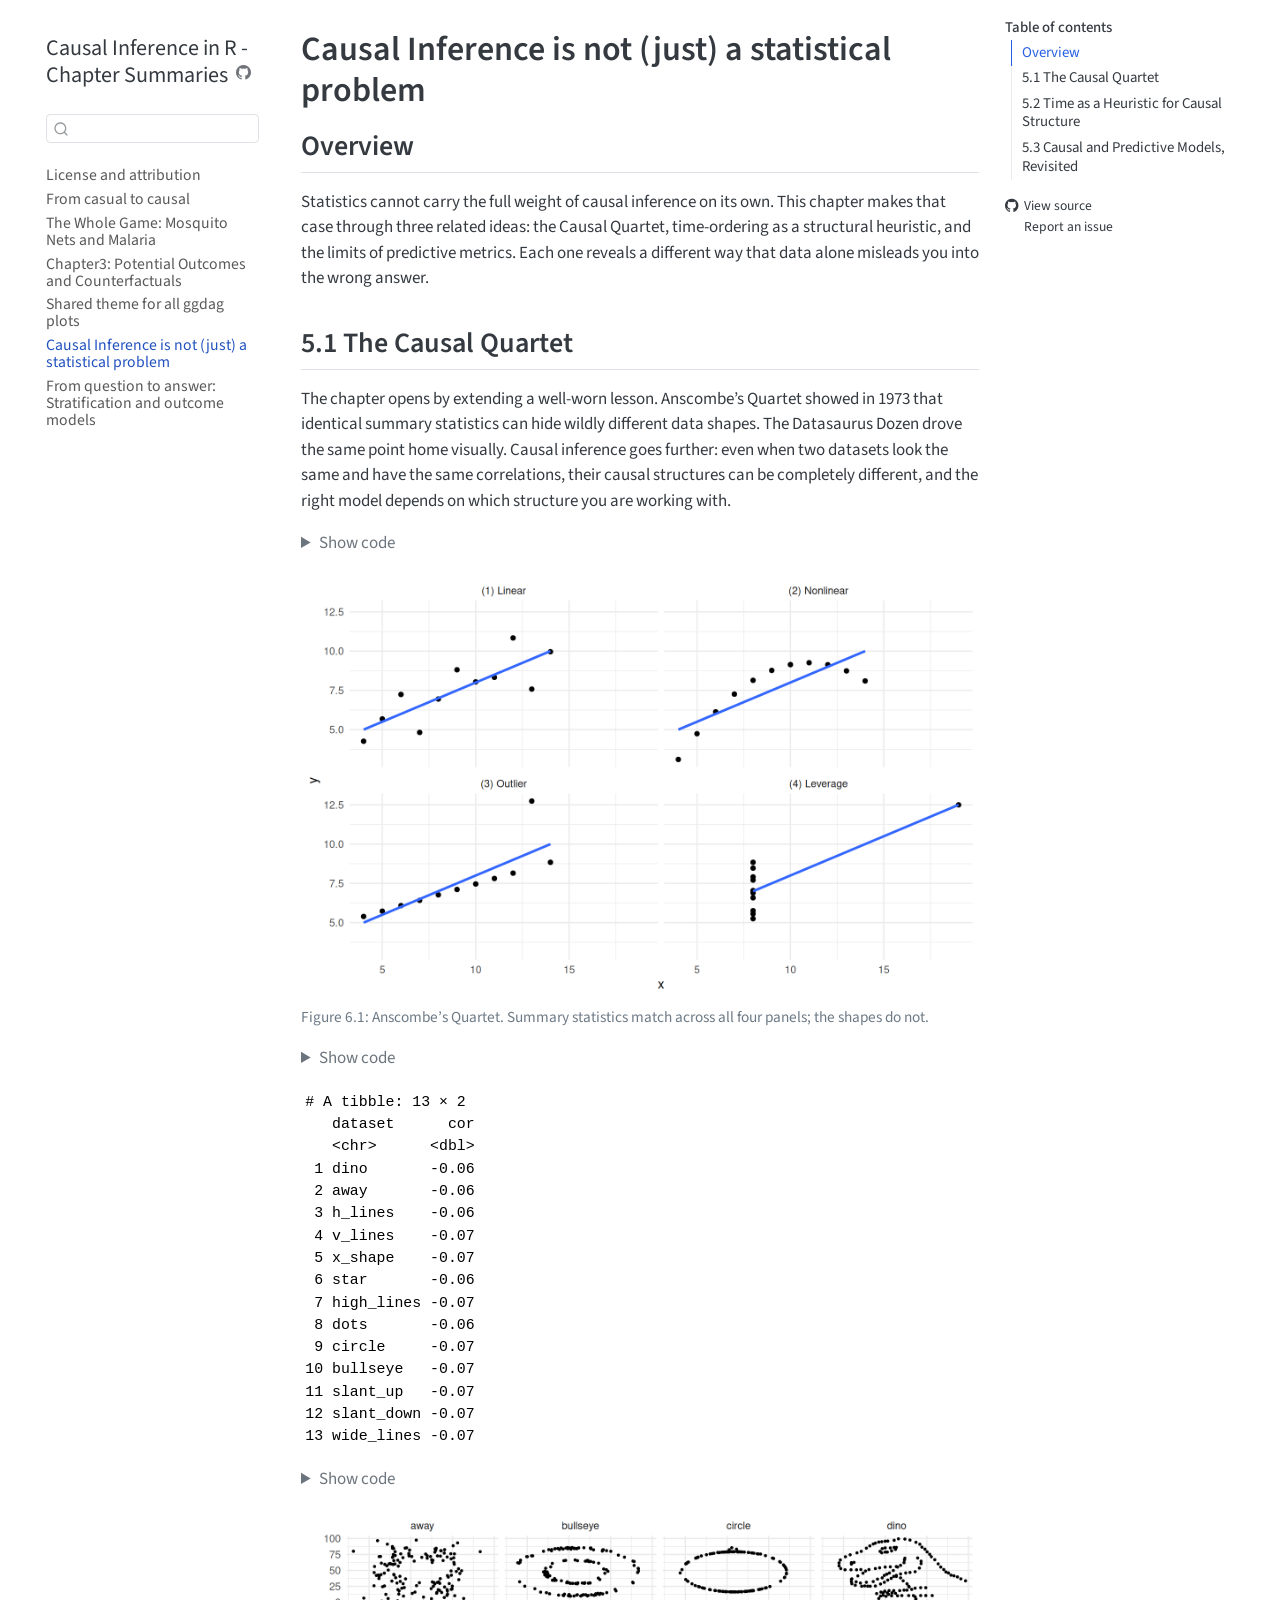
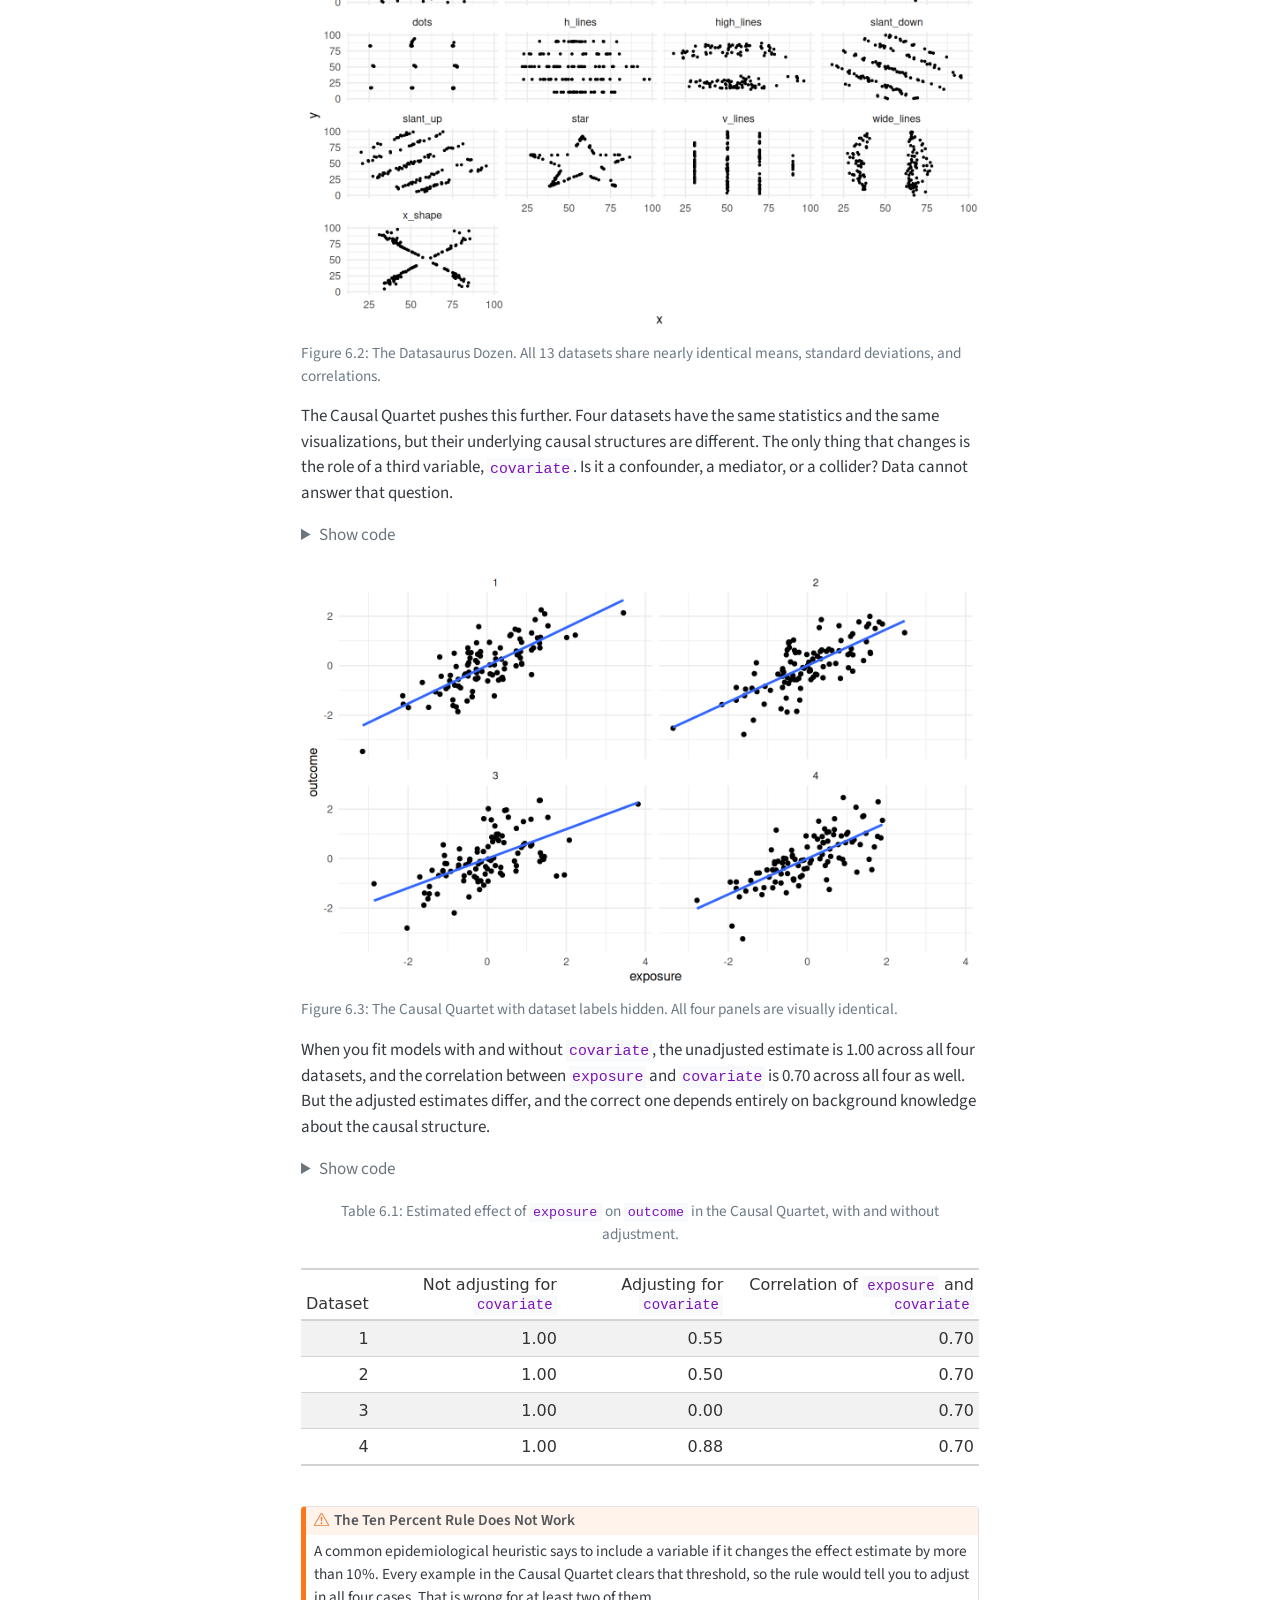
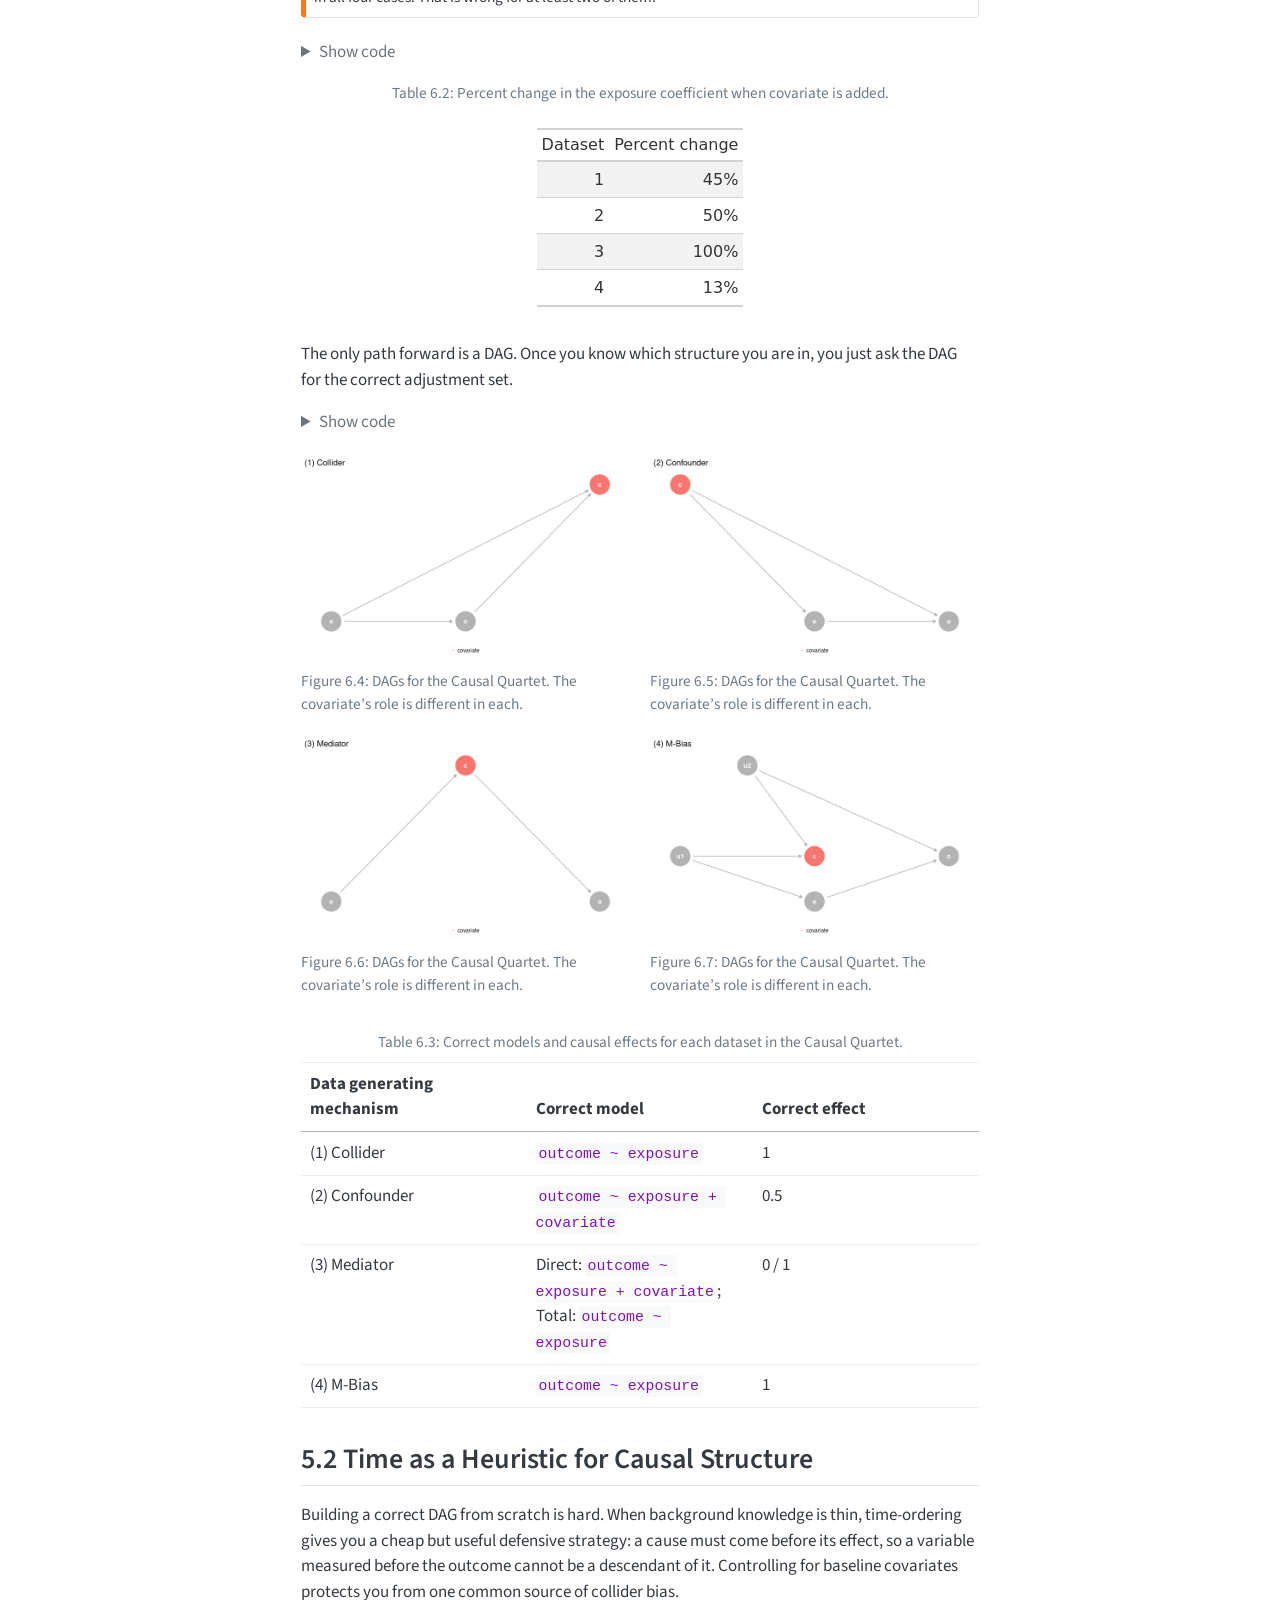
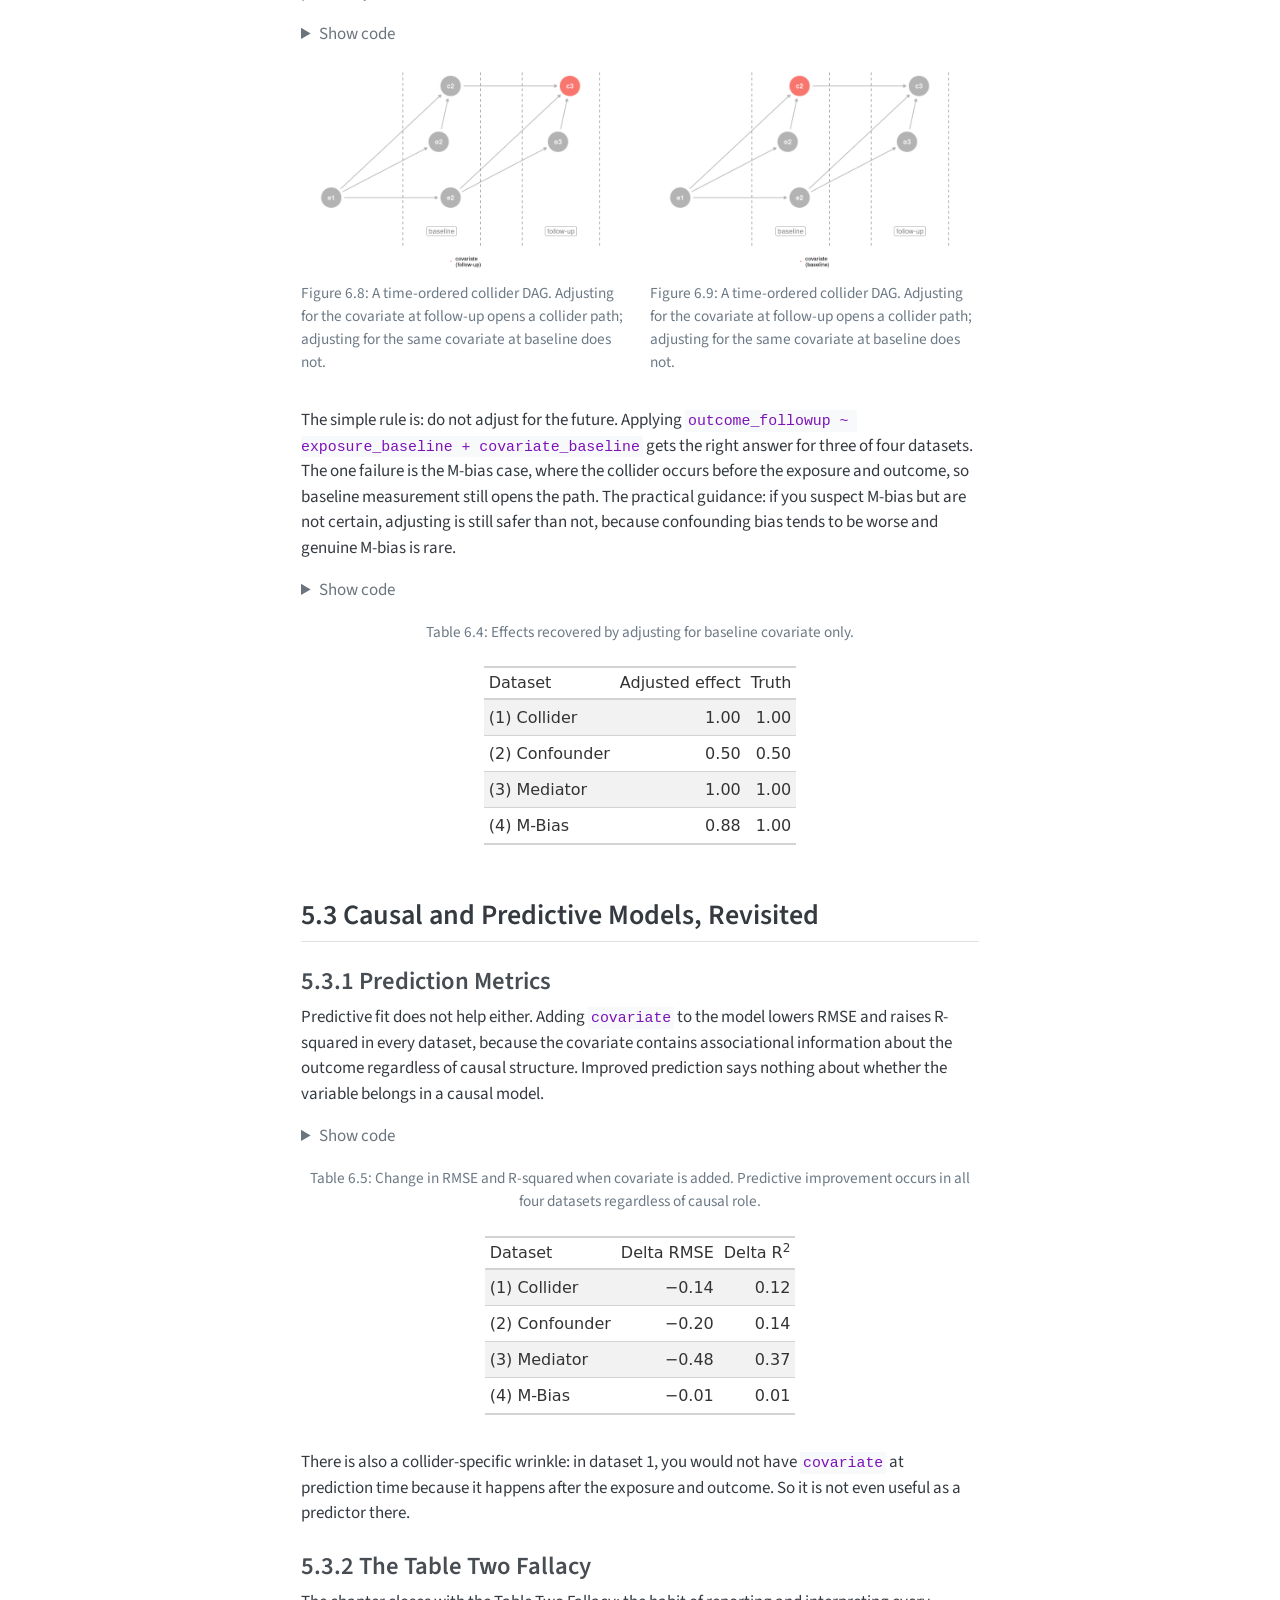
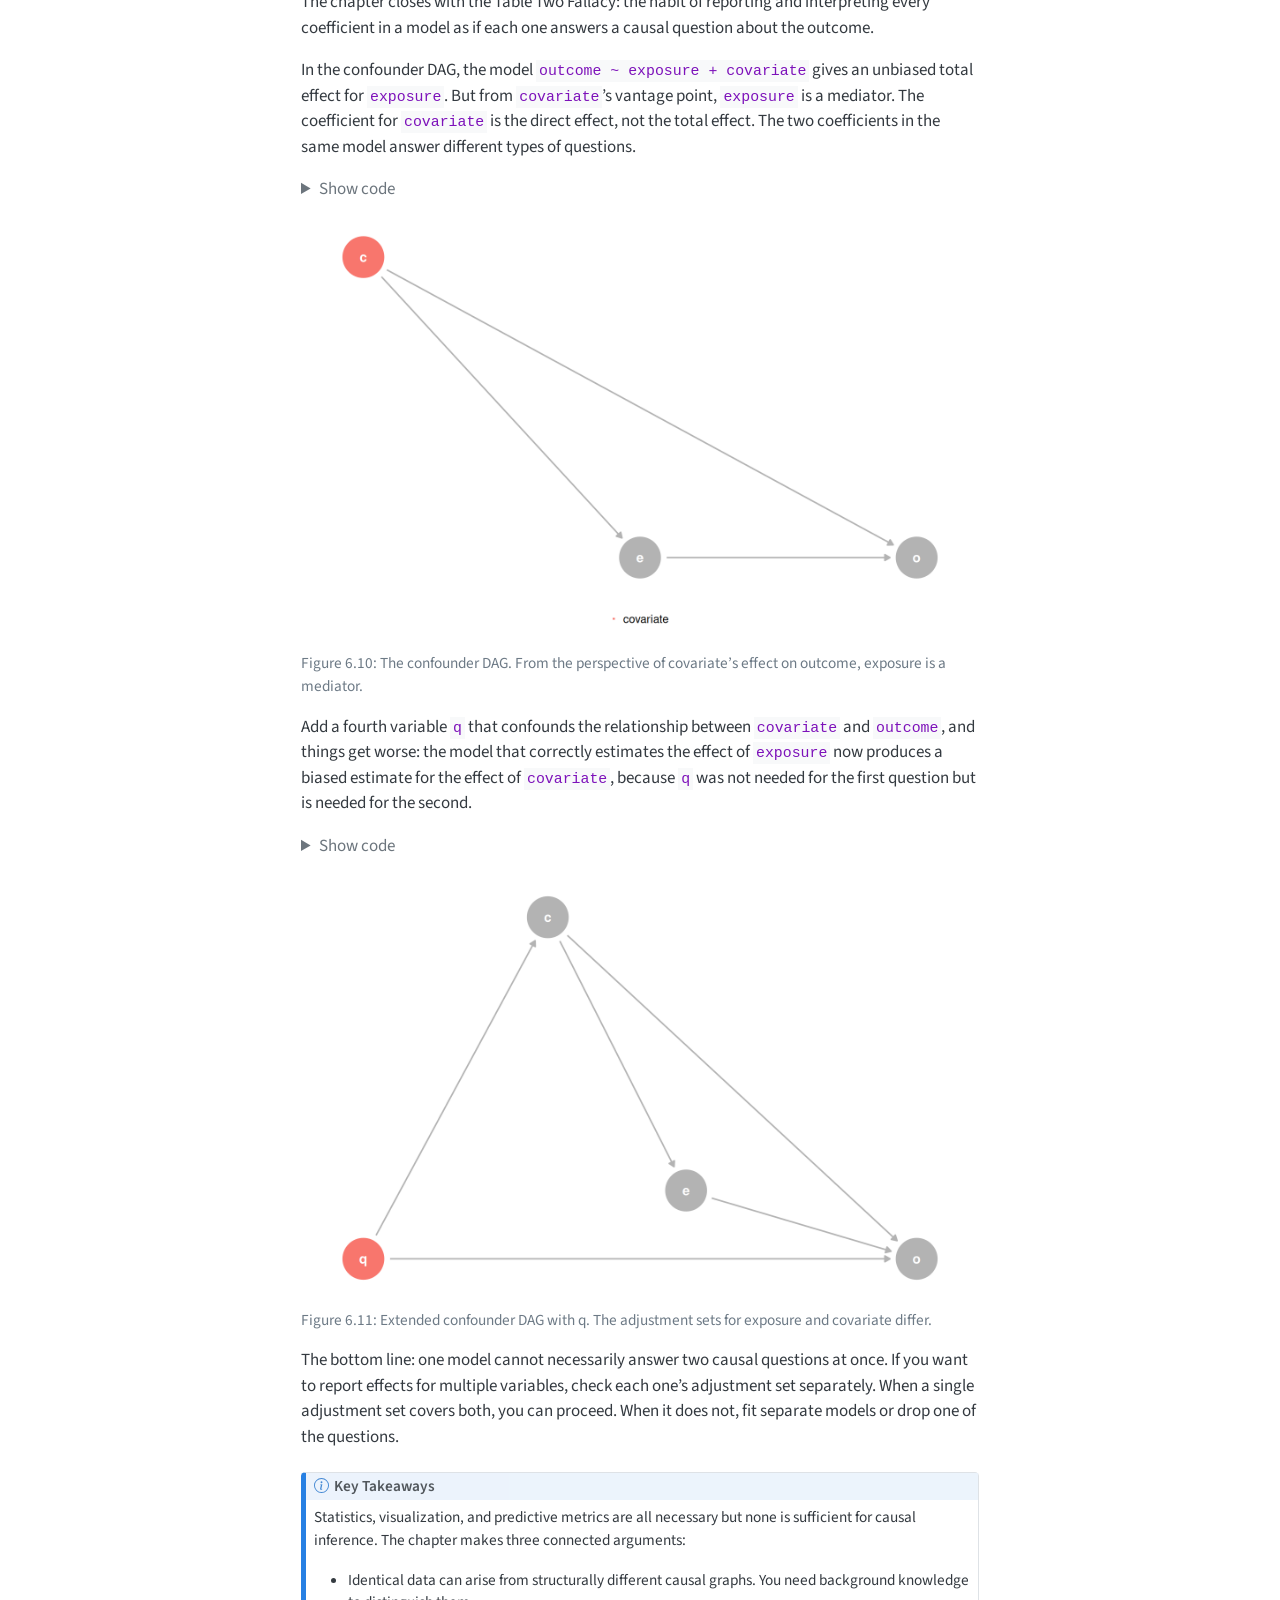
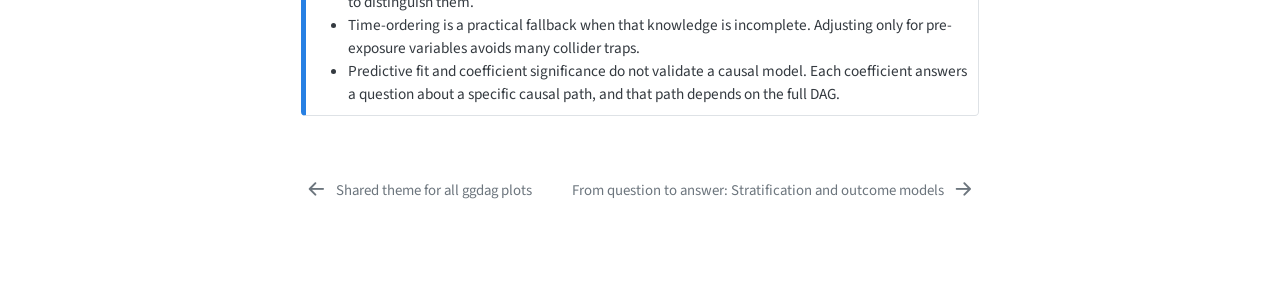
<file: docs/chapters/ch05.html>
<!DOCTYPE html>
<html xmlns="http://www.w3.org/1999/xhtml" lang="en" xml:lang="en"><head>

<meta charset="utf-8">
<meta name="generator" content="quarto-1.4.550">

<meta name="viewport" content="width=device-width, initial-scale=1.0, user-scalable=yes">


<title>Causal Inference in R - Chapter Summaries - Causal Inference is not (just) a statistical problem</title>
<style>
code{white-space: pre-wrap;}
span.smallcaps{font-variant: small-caps;}
div.columns{display: flex; gap: min(4vw, 1.5em);}
div.column{flex: auto; overflow-x: auto;}
div.hanging-indent{margin-left: 1.5em; text-indent: -1.5em;}
ul.task-list{list-style: none;}
ul.task-list li input[type="checkbox"] {
  width: 0.8em;
  margin: 0 0.8em 0.2em -1em; /* quarto-specific, see https://github.com/quarto-dev/quarto-cli/issues/4556 */ 
  vertical-align: middle;
}
/* CSS for syntax highlighting */
pre > code.sourceCode { white-space: pre; position: relative; }
pre > code.sourceCode > span { line-height: 1.25; }
pre > code.sourceCode > span:empty { height: 1.2em; }
.sourceCode { overflow: visible; }
code.sourceCode > span { color: inherit; text-decoration: inherit; }
div.sourceCode { margin: 1em 0; }
pre.sourceCode { margin: 0; }
@media screen {
div.sourceCode { overflow: auto; }
}
@media print {
pre > code.sourceCode { white-space: pre-wrap; }
pre > code.sourceCode > span { text-indent: -5em; padding-left: 5em; }
}
pre.numberSource code
  { counter-reset: source-line 0; }
pre.numberSource code > span
  { position: relative; left: -4em; counter-increment: source-line; }
pre.numberSource code > span > a:first-child::before
  { content: counter(source-line);
    position: relative; left: -1em; text-align: right; vertical-align: baseline;
    border: none; display: inline-block;
    -webkit-touch-callout: none; -webkit-user-select: none;
    -khtml-user-select: none; -moz-user-select: none;
    -ms-user-select: none; user-select: none;
    padding: 0 4px; width: 4em;
  }
pre.numberSource { margin-left: 3em;  padding-left: 4px; }
div.sourceCode
  {   }
@media screen {
pre > code.sourceCode > span > a:first-child::before { text-decoration: underline; }
}
</style>


<script src="../site_libs/quarto-nav/quarto-nav.js"></script>
<script src="../site_libs/quarto-nav/headroom.min.js"></script>
<script src="../site_libs/clipboard/clipboard.min.js"></script>
<script src="../site_libs/quarto-search/autocomplete.umd.js"></script>
<script src="../site_libs/quarto-search/fuse.min.js"></script>
<script src="../site_libs/quarto-search/quarto-search.js"></script>
<meta name="quarto:offset" content="../">
<link href="../chapters/ch06.html" rel="next">
<link href="../chapters/ch04.html" rel="prev">
<script src="../site_libs/quarto-html/quarto.js"></script>
<script src="../site_libs/quarto-html/popper.min.js"></script>
<script src="../site_libs/quarto-html/tippy.umd.min.js"></script>
<script src="../site_libs/quarto-html/anchor.min.js"></script>
<link href="../site_libs/quarto-html/tippy.css" rel="stylesheet">
<link href="../site_libs/quarto-html/quarto-syntax-highlighting.css" rel="stylesheet" id="quarto-text-highlighting-styles">
<script src="../site_libs/bootstrap/bootstrap.min.js"></script>
<link href="../site_libs/bootstrap/bootstrap-icons.css" rel="stylesheet">
<link href="../site_libs/bootstrap/bootstrap.min.css" rel="stylesheet" id="quarto-bootstrap" data-mode="light">
<script id="quarto-search-options" type="application/json">{
  "location": "sidebar",
  "copy-button": false,
  "collapse-after": 3,
  "panel-placement": "start",
  "type": "textbox",
  "limit": 50,
  "keyboard-shortcut": [
    "f",
    "/",
    "s"
  ],
  "show-item-context": false,
  "language": {
    "search-no-results-text": "No results",
    "search-matching-documents-text": "matching documents",
    "search-copy-link-title": "Copy link to search",
    "search-hide-matches-text": "Hide additional matches",
    "search-more-match-text": "more match in this document",
    "search-more-matches-text": "more matches in this document",
    "search-clear-button-title": "Clear",
    "search-text-placeholder": "",
    "search-detached-cancel-button-title": "Cancel",
    "search-submit-button-title": "Submit",
    "search-label": "Search"
  }
}</script>


</head>

<body class="nav-sidebar floating">

<div id="quarto-search-results"></div>
  <header id="quarto-header" class="headroom fixed-top">
  <nav class="quarto-secondary-nav">
    <div class="container-fluid d-flex">
      <button type="button" class="quarto-btn-toggle btn" data-bs-toggle="collapse" data-bs-target=".quarto-sidebar-collapse-item" aria-controls="quarto-sidebar" aria-expanded="false" aria-label="Toggle sidebar navigation" onclick="if (window.quartoToggleHeadroom) { window.quartoToggleHeadroom(); }">
        <i class="bi bi-layout-text-sidebar-reverse"></i>
      </button>
        <nav class="quarto-page-breadcrumbs" aria-label="breadcrumb"><ol class="breadcrumb"><li class="breadcrumb-item"><a href="../chapters/ch05.html"><span class="chapter-title">Causal Inference is not (just) a statistical problem</span></a></li></ol></nav>
        <a class="flex-grow-1" role="button" data-bs-toggle="collapse" data-bs-target=".quarto-sidebar-collapse-item" aria-controls="quarto-sidebar" aria-expanded="false" aria-label="Toggle sidebar navigation" onclick="if (window.quartoToggleHeadroom) { window.quartoToggleHeadroom(); }">      
        </a>
      <button type="button" class="btn quarto-search-button" aria-label="" onclick="window.quartoOpenSearch();">
        <i class="bi bi-search"></i>
      </button>
    </div>
  </nav>
</header>
<!-- content -->
<div id="quarto-content" class="quarto-container page-columns page-rows-contents page-layout-article">
<!-- sidebar -->
  <nav id="quarto-sidebar" class="sidebar collapse collapse-horizontal quarto-sidebar-collapse-item sidebar-navigation floating overflow-auto">
    <div class="pt-lg-2 mt-2 text-left sidebar-header">
    <div class="sidebar-title mb-0 py-0">
      <a href="../">Causal Inference in R - Chapter Summaries</a> 
        <div class="sidebar-tools-main">
    <a href="https://github.com/malcolmbarrett/causal-inference-in-r" title="Source Code" class="quarto-navigation-tool px-1" aria-label="Source Code"><i class="bi bi-github"></i></a>
</div>
    </div>
      </div>
        <div class="mt-2 flex-shrink-0 align-items-center">
        <div class="sidebar-search">
        <div id="quarto-search" class="" title="Search"></div>
        </div>
        </div>
    <div class="sidebar-menu-container"> 
    <ul class="list-unstyled mt-1">
        <li class="sidebar-item">
  <div class="sidebar-item-container"> 
  <a href="../index.html" class="sidebar-item-text sidebar-link"><span class="chapter-title">License and attribution</span></a>
  </div>
</li>
        <li class="sidebar-item">
  <div class="sidebar-item-container"> 
  <a href="../chapters/ch01.html" class="sidebar-item-text sidebar-link"><span class="chapter-title">From casual to causal</span></a>
  </div>
</li>
        <li class="sidebar-item">
  <div class="sidebar-item-container"> 
  <a href="../chapters/ch02.html" class="sidebar-item-text sidebar-link"><span class="chapter-title">The Whole Game: Mosquito Nets and Malaria</span></a>
  </div>
</li>
        <li class="sidebar-item">
  <div class="sidebar-item-container"> 
  <a href="../chapters/ch03.html" class="sidebar-item-text sidebar-link"><span class="chapter-title">Chapter3: Potential Outcomes and Counterfactuals</span></a>
  </div>
</li>
        <li class="sidebar-item">
  <div class="sidebar-item-container"> 
  <a href="../chapters/ch04.html" class="sidebar-item-text sidebar-link"><span class="chapter-title">Shared theme for all ggdag plots</span></a>
  </div>
</li>
        <li class="sidebar-item">
  <div class="sidebar-item-container"> 
  <a href="../chapters/ch05.html" class="sidebar-item-text sidebar-link active"><span class="chapter-title">Causal Inference is not (just) a statistical problem</span></a>
  </div>
</li>
        <li class="sidebar-item">
  <div class="sidebar-item-container"> 
  <a href="../chapters/ch06.html" class="sidebar-item-text sidebar-link"><span class="chapter-title">From question to answer: Stratification and outcome models</span></a>
  </div>
</li>
    </ul>
    </div>
</nav>
<div id="quarto-sidebar-glass" class="quarto-sidebar-collapse-item" data-bs-toggle="collapse" data-bs-target=".quarto-sidebar-collapse-item"></div>
<!-- margin-sidebar -->
    <div id="quarto-margin-sidebar" class="sidebar margin-sidebar">
        <nav id="TOC" role="doc-toc" class="toc-active">
    <h2 id="toc-title">Table of contents</h2>
   
  <ul>
  <li><a href="#overview" id="toc-overview" class="nav-link active" data-scroll-target="#overview">Overview</a></li>
  <li><a href="#the-causal-quartet" id="toc-the-causal-quartet" class="nav-link" data-scroll-target="#the-causal-quartet">5.1 The Causal Quartet</a></li>
  <li><a href="#time-as-a-heuristic-for-causal-structure" id="toc-time-as-a-heuristic-for-causal-structure" class="nav-link" data-scroll-target="#time-as-a-heuristic-for-causal-structure">5.2 Time as a Heuristic for Causal Structure</a></li>
  <li><a href="#causal-and-predictive-models-revisited" id="toc-causal-and-predictive-models-revisited" class="nav-link" data-scroll-target="#causal-and-predictive-models-revisited">5.3 Causal and Predictive Models, Revisited</a>
  <ul class="collapse">
  <li><a href="#prediction-metrics" id="toc-prediction-metrics" class="nav-link" data-scroll-target="#prediction-metrics">5.3.1 Prediction Metrics</a></li>
  <li><a href="#the-table-two-fallacy" id="toc-the-table-two-fallacy" class="nav-link" data-scroll-target="#the-table-two-fallacy">5.3.2 The Table Two Fallacy</a></li>
  </ul></li>
  </ul>
<div class="toc-actions"><ul><li><a href="https://github.com/malcolmbarrett/causal-inference-in-r/blob/main/chapters/ch05.qmd" class="toc-action"><i class="bi bi-github"></i>View source</a></li><li><a href="https://github.com/malcolmbarrett/causal-inference-in-r/issues/new" class="toc-action"><i class="bi empty"></i>Report an issue</a></li></ul></div></nav>
    </div>
<!-- main -->
<main class="content" id="quarto-document-content">

<header id="title-block-header" class="quarto-title-block default">
<div class="quarto-title">
<h1 class="title"><span class="chapter-title">Causal Inference is not (just) a statistical problem</span></h1>
</div>



<div class="quarto-title-meta">

    
  
    
  </div>
  


</header>


<section id="overview" class="level2">
<h2 class="anchored" data-anchor-id="overview">Overview</h2>
<p>Statistics cannot carry the full weight of causal inference on its own. This chapter makes that case through three related ideas: the Causal Quartet, time-ordering as a structural heuristic, and the limits of predictive metrics. Each one reveals a different way that data alone misleads you into the wrong answer.</p>
</section>
<section id="the-causal-quartet" class="level2">
<h2 class="anchored" data-anchor-id="the-causal-quartet">5.1 The Causal Quartet</h2>
<p>The chapter opens by extending a well-worn lesson. Anscombe’s Quartet showed in 1973 that identical summary statistics can hide wildly different data shapes. The Datasaurus Dozen drove the same point home visually. Causal inference goes further: even when two datasets look the same and have the same correlations, their causal structures can be completely different, and the right model depends on which structure you are working with.</p>
<div class="cell">
<details class="code-fold">
<summary>Show code</summary>
<div class="sourceCode cell-code" id="cb1"><pre class="sourceCode r code-with-copy"><code class="sourceCode r"><span id="cb1-1"><a href="#cb1-1" aria-hidden="true" tabindex="-1"></a><span class="fu">library</span>(quartets)</span>
<span id="cb1-2"><a href="#cb1-2" aria-hidden="true" tabindex="-1"></a><span class="fu">library</span>(tidyverse)</span>
<span id="cb1-3"><a href="#cb1-3" aria-hidden="true" tabindex="-1"></a><span class="fu">library</span>(ggdag)</span>
<span id="cb1-4"><a href="#cb1-4" aria-hidden="true" tabindex="-1"></a></span>
<span id="cb1-5"><a href="#cb1-5" aria-hidden="true" tabindex="-1"></a>anscombe_quartet <span class="sc">|&gt;</span></span>
<span id="cb1-6"><a href="#cb1-6" aria-hidden="true" tabindex="-1"></a>  <span class="fu">ggplot</span>(<span class="fu">aes</span>(x, y)) <span class="sc">+</span></span>
<span id="cb1-7"><a href="#cb1-7" aria-hidden="true" tabindex="-1"></a>  <span class="fu">geom_point</span>() <span class="sc">+</span></span>
<span id="cb1-8"><a href="#cb1-8" aria-hidden="true" tabindex="-1"></a>  <span class="fu">geom_smooth</span>(<span class="at">method =</span> <span class="st">"lm"</span>, <span class="at">se =</span> <span class="cn">FALSE</span>, <span class="at">formula =</span> y <span class="sc">~</span> x) <span class="sc">+</span></span>
<span id="cb1-9"><a href="#cb1-9" aria-hidden="true" tabindex="-1"></a>  <span class="fu">facet_wrap</span>(<span class="sc">~</span>dataset) <span class="sc">+</span></span>
<span id="cb1-10"><a href="#cb1-10" aria-hidden="true" tabindex="-1"></a>  <span class="fu">theme_minimal</span>()</span></code><button title="Copy to Clipboard" class="code-copy-button"><i class="bi"></i></button></pre></div>
</details>
<div class="cell-output-display">
<div id="fig-anscombe" class="quarto-figure quarto-figure-center quarto-float anchored">
<figure class="quarto-float quarto-float-fig figure">
<div aria-describedby="fig-anscombe-caption-0ceaefa1-69ba-4598-a22c-09a6ac19f8ca">
<img src="ch05_files/figure-html/fig-anscombe-1.png" class="img-fluid figure-img" width="768">
</div>
<figcaption class="quarto-float-caption-bottom quarto-float-caption quarto-float-fig" id="fig-anscombe-caption-0ceaefa1-69ba-4598-a22c-09a6ac19f8ca">
Figure&nbsp;6.1: Anscombe’s Quartet. Summary statistics match across all four panels; the shapes do not.
</figcaption>
</figure>
</div>
</div>
</div>
<div class="cell">
<details class="code-fold">
<summary>Show code</summary>
<div class="sourceCode cell-code" id="cb2"><pre class="sourceCode r code-with-copy"><code class="sourceCode r"><span id="cb2-1"><a href="#cb2-1" aria-hidden="true" tabindex="-1"></a><span class="fu">library</span>(datasauRus)</span>
<span id="cb2-2"><a href="#cb2-2" aria-hidden="true" tabindex="-1"></a></span>
<span id="cb2-3"><a href="#cb2-3" aria-hidden="true" tabindex="-1"></a>datasaurus_dozen <span class="sc">|&gt;</span></span>
<span id="cb2-4"><a href="#cb2-4" aria-hidden="true" tabindex="-1"></a>  <span class="fu">summarise</span>(<span class="at">cor =</span> <span class="fu">round</span>(<span class="fu">cor</span>(x, y), <span class="dv">2</span>), <span class="at">.by =</span> dataset)</span></code><button title="Copy to Clipboard" class="code-copy-button"><i class="bi"></i></button></pre></div>
</details>
<div class="cell-output cell-output-stdout">
<pre><code># A tibble: 13 × 2
   dataset      cor
   &lt;chr&gt;      &lt;dbl&gt;
 1 dino       -0.06
 2 away       -0.06
 3 h_lines    -0.06
 4 v_lines    -0.07
 5 x_shape    -0.07
 6 star       -0.06
 7 high_lines -0.07
 8 dots       -0.06
 9 circle     -0.07
10 bullseye   -0.07
11 slant_up   -0.07
12 slant_down -0.07
13 wide_lines -0.07</code></pre>
</div>
<details class="code-fold">
<summary>Show code</summary>
<div class="sourceCode cell-code" id="cb4"><pre class="sourceCode r code-with-copy"><code class="sourceCode r"><span id="cb4-1"><a href="#cb4-1" aria-hidden="true" tabindex="-1"></a>datasaurus_dozen <span class="sc">|&gt;</span></span>
<span id="cb4-2"><a href="#cb4-2" aria-hidden="true" tabindex="-1"></a>  <span class="fu">ggplot</span>(<span class="fu">aes</span>(x, y)) <span class="sc">+</span></span>
<span id="cb4-3"><a href="#cb4-3" aria-hidden="true" tabindex="-1"></a>  <span class="fu">geom_point</span>(<span class="at">size =</span> <span class="fl">0.6</span>) <span class="sc">+</span></span>
<span id="cb4-4"><a href="#cb4-4" aria-hidden="true" tabindex="-1"></a>  <span class="fu">facet_wrap</span>(<span class="sc">~</span>dataset) <span class="sc">+</span></span>
<span id="cb4-5"><a href="#cb4-5" aria-hidden="true" tabindex="-1"></a>  <span class="fu">theme_minimal</span>()</span></code><button title="Copy to Clipboard" class="code-copy-button"><i class="bi"></i></button></pre></div>
</details>
<div class="cell-output-display">
<div id="fig-datasaurus" class="quarto-figure quarto-figure-center quarto-float anchored">
<figure class="quarto-float quarto-float-fig figure">
<div aria-describedby="fig-datasaurus-caption-0ceaefa1-69ba-4598-a22c-09a6ac19f8ca">
<img src="ch05_files/figure-html/fig-datasaurus-1.png" class="img-fluid figure-img" width="768">
</div>
<figcaption class="quarto-float-caption-bottom quarto-float-caption quarto-float-fig" id="fig-datasaurus-caption-0ceaefa1-69ba-4598-a22c-09a6ac19f8ca">
Figure&nbsp;6.2: The Datasaurus Dozen. All 13 datasets share nearly identical means, standard deviations, and correlations.
</figcaption>
</figure>
</div>
</div>
</div>
<p>The Causal Quartet pushes this further. Four datasets have the same statistics and the same visualizations, but their underlying causal structures are different. The only thing that changes is the role of a third variable, <code>covariate</code>. Is it a confounder, a mediator, or a collider? Data cannot answer that question.</p>
<div class="cell">
<details class="code-fold">
<summary>Show code</summary>
<div class="sourceCode cell-code" id="cb5"><pre class="sourceCode r code-with-copy"><code class="sourceCode r"><span id="cb5-1"><a href="#cb5-1" aria-hidden="true" tabindex="-1"></a>causal_quartet <span class="sc">|&gt;</span></span>
<span id="cb5-2"><a href="#cb5-2" aria-hidden="true" tabindex="-1"></a>  <span class="fu">mutate</span>(<span class="at">dataset =</span> <span class="fu">as.integer</span>(<span class="fu">factor</span>(dataset))) <span class="sc">|&gt;</span></span>
<span id="cb5-3"><a href="#cb5-3" aria-hidden="true" tabindex="-1"></a>  <span class="fu">mutate</span>(</span>
<span id="cb5-4"><a href="#cb5-4" aria-hidden="true" tabindex="-1"></a>    <span class="at">exposure =</span> <span class="fu">scale</span>(exposure),</span>
<span id="cb5-5"><a href="#cb5-5" aria-hidden="true" tabindex="-1"></a>    <span class="at">outcome =</span> <span class="fu">scale</span>(outcome),</span>
<span id="cb5-6"><a href="#cb5-6" aria-hidden="true" tabindex="-1"></a>    <span class="at">.by =</span> dataset</span>
<span id="cb5-7"><a href="#cb5-7" aria-hidden="true" tabindex="-1"></a>  ) <span class="sc">|&gt;</span></span>
<span id="cb5-8"><a href="#cb5-8" aria-hidden="true" tabindex="-1"></a>  <span class="fu">ggplot</span>(<span class="fu">aes</span>(exposure, outcome)) <span class="sc">+</span></span>
<span id="cb5-9"><a href="#cb5-9" aria-hidden="true" tabindex="-1"></a>  <span class="fu">geom_point</span>() <span class="sc">+</span></span>
<span id="cb5-10"><a href="#cb5-10" aria-hidden="true" tabindex="-1"></a>  <span class="fu">geom_smooth</span>(<span class="at">method =</span> <span class="st">"lm"</span>, <span class="at">se =</span> <span class="cn">FALSE</span>, <span class="at">formula =</span> y <span class="sc">~</span> x) <span class="sc">+</span></span>
<span id="cb5-11"><a href="#cb5-11" aria-hidden="true" tabindex="-1"></a>  <span class="fu">facet_wrap</span>(<span class="sc">~</span>dataset) <span class="sc">+</span></span>
<span id="cb5-12"><a href="#cb5-12" aria-hidden="true" tabindex="-1"></a>  <span class="fu">theme_minimal</span>()</span></code><button title="Copy to Clipboard" class="code-copy-button"><i class="bi"></i></button></pre></div>
</details>
<div class="cell-output-display">
<div id="fig-causal-quartet-hidden" class="quarto-figure quarto-figure-center quarto-float anchored">
<figure class="quarto-float quarto-float-fig figure">
<div aria-describedby="fig-causal-quartet-hidden-caption-0ceaefa1-69ba-4598-a22c-09a6ac19f8ca">
<img src="ch05_files/figure-html/fig-causal-quartet-hidden-1.png" class="img-fluid figure-img" width="768">
</div>
<figcaption class="quarto-float-caption-bottom quarto-float-caption quarto-float-fig" id="fig-causal-quartet-hidden-caption-0ceaefa1-69ba-4598-a22c-09a6ac19f8ca">
Figure&nbsp;6.3: The Causal Quartet with dataset labels hidden. All four panels are visually identical.
</figcaption>
</figure>
</div>
</div>
</div>
<p>When you fit models with and without <code>covariate</code>, the unadjusted estimate is 1.00 across all four datasets, and the correlation between <code>exposure</code> and <code>covariate</code> is 0.70 across all four as well. But the adjusted estimates differ, and the correct one depends entirely on background knowledge about the causal structure.</p>
<div class="cell">
<details class="code-fold">
<summary>Show code</summary>
<div class="sourceCode cell-code" id="cb6"><pre class="sourceCode r code-with-copy"><code class="sourceCode r"><span id="cb6-1"><a href="#cb6-1" aria-hidden="true" tabindex="-1"></a><span class="fu">library</span>(gt)</span>
<span id="cb6-2"><a href="#cb6-2" aria-hidden="true" tabindex="-1"></a></span>
<span id="cb6-3"><a href="#cb6-3" aria-hidden="true" tabindex="-1"></a>causal_quartet <span class="sc">|&gt;</span></span>
<span id="cb6-4"><a href="#cb6-4" aria-hidden="true" tabindex="-1"></a>  <span class="fu">nest_by</span>(<span class="at">dataset =</span> <span class="fu">as.integer</span>(<span class="fu">factor</span>(dataset))) <span class="sc">|&gt;</span></span>
<span id="cb6-5"><a href="#cb6-5" aria-hidden="true" tabindex="-1"></a>  <span class="fu">mutate</span>(</span>
<span id="cb6-6"><a href="#cb6-6" aria-hidden="true" tabindex="-1"></a>    <span class="at">ate_x =</span> <span class="fu">coef</span>(<span class="fu">lm</span>(outcome <span class="sc">~</span> exposure, <span class="at">data =</span> data))[[<span class="dv">2</span>]],</span>
<span id="cb6-7"><a href="#cb6-7" aria-hidden="true" tabindex="-1"></a>    <span class="at">ate_xz =</span> <span class="fu">coef</span>(<span class="fu">lm</span>(outcome <span class="sc">~</span> exposure <span class="sc">+</span> covariate, <span class="at">data =</span> data))[[<span class="dv">2</span>]],</span>
<span id="cb6-8"><a href="#cb6-8" aria-hidden="true" tabindex="-1"></a>    <span class="at">cor =</span> <span class="fu">cor</span>(data<span class="sc">$</span>exposure, data<span class="sc">$</span>covariate)</span>
<span id="cb6-9"><a href="#cb6-9" aria-hidden="true" tabindex="-1"></a>  ) <span class="sc">|&gt;</span></span>
<span id="cb6-10"><a href="#cb6-10" aria-hidden="true" tabindex="-1"></a>  <span class="fu">select</span>(<span class="sc">-</span>data) <span class="sc">|&gt;</span></span>
<span id="cb6-11"><a href="#cb6-11" aria-hidden="true" tabindex="-1"></a>  <span class="fu">ungroup</span>() <span class="sc">|&gt;</span></span>
<span id="cb6-12"><a href="#cb6-12" aria-hidden="true" tabindex="-1"></a>  <span class="fu">gt</span>() <span class="sc">|&gt;</span></span>
<span id="cb6-13"><a href="#cb6-13" aria-hidden="true" tabindex="-1"></a>  <span class="fu">fmt_number</span>(<span class="at">columns =</span> <span class="sc">-</span>dataset) <span class="sc">|&gt;</span></span>
<span id="cb6-14"><a href="#cb6-14" aria-hidden="true" tabindex="-1"></a>  <span class="fu">cols_label</span>(</span>
<span id="cb6-15"><a href="#cb6-15" aria-hidden="true" tabindex="-1"></a>    <span class="at">dataset =</span> <span class="st">"Dataset"</span>,</span>
<span id="cb6-16"><a href="#cb6-16" aria-hidden="true" tabindex="-1"></a>    <span class="at">ate_x =</span> <span class="fu">md</span>(<span class="st">"Not adjusting for `covariate`"</span>),</span>
<span id="cb6-17"><a href="#cb6-17" aria-hidden="true" tabindex="-1"></a>    <span class="at">ate_xz =</span> <span class="fu">md</span>(<span class="st">"Adjusting for `covariate`"</span>),</span>
<span id="cb6-18"><a href="#cb6-18" aria-hidden="true" tabindex="-1"></a>    <span class="at">cor =</span> <span class="fu">md</span>(<span class="st">"Correlation of `exposure` and `covariate`"</span>)</span>
<span id="cb6-19"><a href="#cb6-19" aria-hidden="true" tabindex="-1"></a>  )</span></code><button title="Copy to Clipboard" class="code-copy-button"><i class="bi"></i></button></pre></div>
</details>
<div id="tbl-quartet-lm" class="cell quarto-float anchored">
<figure class="quarto-float quarto-float-tbl figure">
<figcaption class="quarto-float-caption-top quarto-float-caption quarto-float-tbl" id="tbl-quartet-lm-caption-0ceaefa1-69ba-4598-a22c-09a6ac19f8ca">
Table&nbsp;6.1: Estimated effect of <code>exposure</code> on <code>outcome</code> in the Causal Quartet, with and without adjustment.
</figcaption>
<div aria-describedby="tbl-quartet-lm-caption-0ceaefa1-69ba-4598-a22c-09a6ac19f8ca">
<div class="cell-output-display">
<div>
<div id="hwgrptylir" style="padding-left:0px;padding-right:0px;padding-top:10px;padding-bottom:10px;overflow-x:auto;overflow-y:auto;width:auto;height:auto;">
<style>#hwgrptylir table {
  font-family: system-ui, 'Segoe UI', Roboto, Helvetica, Arial, sans-serif, 'Apple Color Emoji', 'Segoe UI Emoji', 'Segoe UI Symbol', 'Noto Color Emoji';
  -webkit-font-smoothing: antialiased;
  -moz-osx-font-smoothing: grayscale;
}

#hwgrptylir thead, #hwgrptylir tbody, #hwgrptylir tfoot, #hwgrptylir tr, #hwgrptylir td, #hwgrptylir th {
  border-style: none;
}

#hwgrptylir p {
  margin: 0;
  padding: 0;
}

#hwgrptylir .gt_table {
  display: table;
  border-collapse: collapse;
  line-height: normal;
  margin-left: auto;
  margin-right: auto;
  color: #333333;
  font-size: 16px;
  font-weight: normal;
  font-style: normal;
  background-color: #FFFFFF;
  width: auto;
  border-top-style: solid;
  border-top-width: 2px;
  border-top-color: #A8A8A8;
  border-right-style: none;
  border-right-width: 2px;
  border-right-color: #D3D3D3;
  border-bottom-style: solid;
  border-bottom-width: 2px;
  border-bottom-color: #A8A8A8;
  border-left-style: none;
  border-left-width: 2px;
  border-left-color: #D3D3D3;
}

#hwgrptylir .gt_caption {
  padding-top: 4px;
  padding-bottom: 4px;
}

#hwgrptylir .gt_title {
  color: #333333;
  font-size: 125%;
  font-weight: initial;
  padding-top: 4px;
  padding-bottom: 4px;
  padding-left: 5px;
  padding-right: 5px;
  border-bottom-color: #FFFFFF;
  border-bottom-width: 0;
}

#hwgrptylir .gt_subtitle {
  color: #333333;
  font-size: 85%;
  font-weight: initial;
  padding-top: 3px;
  padding-bottom: 5px;
  padding-left: 5px;
  padding-right: 5px;
  border-top-color: #FFFFFF;
  border-top-width: 0;
}

#hwgrptylir .gt_heading {
  background-color: #FFFFFF;
  text-align: center;
  border-bottom-color: #FFFFFF;
  border-left-style: none;
  border-left-width: 1px;
  border-left-color: #D3D3D3;
  border-right-style: none;
  border-right-width: 1px;
  border-right-color: #D3D3D3;
}

#hwgrptylir .gt_bottom_border {
  border-bottom-style: solid;
  border-bottom-width: 2px;
  border-bottom-color: #D3D3D3;
}

#hwgrptylir .gt_col_headings {
  border-top-style: solid;
  border-top-width: 2px;
  border-top-color: #D3D3D3;
  border-bottom-style: solid;
  border-bottom-width: 2px;
  border-bottom-color: #D3D3D3;
  border-left-style: none;
  border-left-width: 1px;
  border-left-color: #D3D3D3;
  border-right-style: none;
  border-right-width: 1px;
  border-right-color: #D3D3D3;
}

#hwgrptylir .gt_col_heading {
  color: #333333;
  background-color: #FFFFFF;
  font-size: 100%;
  font-weight: normal;
  text-transform: inherit;
  border-left-style: none;
  border-left-width: 1px;
  border-left-color: #D3D3D3;
  border-right-style: none;
  border-right-width: 1px;
  border-right-color: #D3D3D3;
  vertical-align: bottom;
  padding-top: 5px;
  padding-bottom: 6px;
  padding-left: 5px;
  padding-right: 5px;
  overflow-x: hidden;
}

#hwgrptylir .gt_column_spanner_outer {
  color: #333333;
  background-color: #FFFFFF;
  font-size: 100%;
  font-weight: normal;
  text-transform: inherit;
  padding-top: 0;
  padding-bottom: 0;
  padding-left: 4px;
  padding-right: 4px;
}

#hwgrptylir .gt_column_spanner_outer:first-child {
  padding-left: 0;
}

#hwgrptylir .gt_column_spanner_outer:last-child {
  padding-right: 0;
}

#hwgrptylir .gt_column_spanner {
  border-bottom-style: solid;
  border-bottom-width: 2px;
  border-bottom-color: #D3D3D3;
  vertical-align: bottom;
  padding-top: 5px;
  padding-bottom: 5px;
  overflow-x: hidden;
  display: inline-block;
  width: 100%;
}

#hwgrptylir .gt_spanner_row {
  border-bottom-style: hidden;
}

#hwgrptylir .gt_group_heading {
  padding-top: 8px;
  padding-bottom: 8px;
  padding-left: 5px;
  padding-right: 5px;
  color: #333333;
  background-color: #FFFFFF;
  font-size: 100%;
  font-weight: initial;
  text-transform: inherit;
  border-top-style: solid;
  border-top-width: 2px;
  border-top-color: #D3D3D3;
  border-bottom-style: solid;
  border-bottom-width: 2px;
  border-bottom-color: #D3D3D3;
  border-left-style: none;
  border-left-width: 1px;
  border-left-color: #D3D3D3;
  border-right-style: none;
  border-right-width: 1px;
  border-right-color: #D3D3D3;
  vertical-align: middle;
  text-align: left;
}

#hwgrptylir .gt_empty_group_heading {
  padding: 0.5px;
  color: #333333;
  background-color: #FFFFFF;
  font-size: 100%;
  font-weight: initial;
  border-top-style: solid;
  border-top-width: 2px;
  border-top-color: #D3D3D3;
  border-bottom-style: solid;
  border-bottom-width: 2px;
  border-bottom-color: #D3D3D3;
  vertical-align: middle;
}

#hwgrptylir .gt_from_md > :first-child {
  margin-top: 0;
}

#hwgrptylir .gt_from_md > :last-child {
  margin-bottom: 0;
}

#hwgrptylir .gt_row {
  padding-top: 8px;
  padding-bottom: 8px;
  padding-left: 5px;
  padding-right: 5px;
  margin: 10px;
  border-top-style: solid;
  border-top-width: 1px;
  border-top-color: #D3D3D3;
  border-left-style: none;
  border-left-width: 1px;
  border-left-color: #D3D3D3;
  border-right-style: none;
  border-right-width: 1px;
  border-right-color: #D3D3D3;
  vertical-align: middle;
  overflow-x: hidden;
}

#hwgrptylir .gt_stub {
  color: #333333;
  background-color: #FFFFFF;
  font-size: 100%;
  font-weight: initial;
  text-transform: inherit;
  border-right-style: solid;
  border-right-width: 2px;
  border-right-color: #D3D3D3;
  padding-left: 5px;
  padding-right: 5px;
}

#hwgrptylir .gt_stub_row_group {
  color: #333333;
  background-color: #FFFFFF;
  font-size: 100%;
  font-weight: initial;
  text-transform: inherit;
  border-right-style: solid;
  border-right-width: 2px;
  border-right-color: #D3D3D3;
  padding-left: 5px;
  padding-right: 5px;
  vertical-align: top;
}

#hwgrptylir .gt_row_group_first td {
  border-top-width: 2px;
}

#hwgrptylir .gt_row_group_first th {
  border-top-width: 2px;
}

#hwgrptylir .gt_summary_row {
  color: #333333;
  background-color: #FFFFFF;
  text-transform: inherit;
  padding-top: 8px;
  padding-bottom: 8px;
  padding-left: 5px;
  padding-right: 5px;
}

#hwgrptylir .gt_first_summary_row {
  border-top-style: solid;
  border-top-color: #D3D3D3;
}

#hwgrptylir .gt_first_summary_row.thick {
  border-top-width: 2px;
}

#hwgrptylir .gt_last_summary_row {
  padding-top: 8px;
  padding-bottom: 8px;
  padding-left: 5px;
  padding-right: 5px;
  border-bottom-style: solid;
  border-bottom-width: 2px;
  border-bottom-color: #D3D3D3;
}

#hwgrptylir .gt_grand_summary_row {
  color: #333333;
  background-color: #FFFFFF;
  text-transform: inherit;
  padding-top: 8px;
  padding-bottom: 8px;
  padding-left: 5px;
  padding-right: 5px;
}

#hwgrptylir .gt_first_grand_summary_row {
  padding-top: 8px;
  padding-bottom: 8px;
  padding-left: 5px;
  padding-right: 5px;
  border-top-style: double;
  border-top-width: 6px;
  border-top-color: #D3D3D3;
}

#hwgrptylir .gt_last_grand_summary_row_top {
  padding-top: 8px;
  padding-bottom: 8px;
  padding-left: 5px;
  padding-right: 5px;
  border-bottom-style: double;
  border-bottom-width: 6px;
  border-bottom-color: #D3D3D3;
}

#hwgrptylir .gt_striped {
  background-color: rgba(128, 128, 128, 0.05);
}

#hwgrptylir .gt_table_body {
  border-top-style: solid;
  border-top-width: 2px;
  border-top-color: #D3D3D3;
  border-bottom-style: solid;
  border-bottom-width: 2px;
  border-bottom-color: #D3D3D3;
}

#hwgrptylir .gt_footnotes {
  color: #333333;
  background-color: #FFFFFF;
  border-bottom-style: none;
  border-bottom-width: 2px;
  border-bottom-color: #D3D3D3;
  border-left-style: none;
  border-left-width: 2px;
  border-left-color: #D3D3D3;
  border-right-style: none;
  border-right-width: 2px;
  border-right-color: #D3D3D3;
}

#hwgrptylir .gt_footnote {
  margin: 0px;
  font-size: 90%;
  padding-top: 4px;
  padding-bottom: 4px;
  padding-left: 5px;
  padding-right: 5px;
}

#hwgrptylir .gt_sourcenotes {
  color: #333333;
  background-color: #FFFFFF;
  border-bottom-style: none;
  border-bottom-width: 2px;
  border-bottom-color: #D3D3D3;
  border-left-style: none;
  border-left-width: 2px;
  border-left-color: #D3D3D3;
  border-right-style: none;
  border-right-width: 2px;
  border-right-color: #D3D3D3;
}

#hwgrptylir .gt_sourcenote {
  font-size: 90%;
  padding-top: 4px;
  padding-bottom: 4px;
  padding-left: 5px;
  padding-right: 5px;
}

#hwgrptylir .gt_left {
  text-align: left;
}

#hwgrptylir .gt_center {
  text-align: center;
}

#hwgrptylir .gt_right {
  text-align: right;
  font-variant-numeric: tabular-nums;
}

#hwgrptylir .gt_font_normal {
  font-weight: normal;
}

#hwgrptylir .gt_font_bold {
  font-weight: bold;
}

#hwgrptylir .gt_font_italic {
  font-style: italic;
}

#hwgrptylir .gt_super {
  font-size: 65%;
}

#hwgrptylir .gt_footnote_marks {
  font-size: 75%;
  vertical-align: 0.4em;
  position: initial;
}

#hwgrptylir .gt_asterisk {
  font-size: 100%;
  vertical-align: 0;
}

#hwgrptylir .gt_indent_1 {
  text-indent: 5px;
}

#hwgrptylir .gt_indent_2 {
  text-indent: 10px;
}

#hwgrptylir .gt_indent_3 {
  text-indent: 15px;
}

#hwgrptylir .gt_indent_4 {
  text-indent: 20px;
}

#hwgrptylir .gt_indent_5 {
  text-indent: 25px;
}

#hwgrptylir .katex-display {
  display: inline-flex !important;
  margin-bottom: 0.75em !important;
}

#hwgrptylir div.Reactable > div.rt-table > div.rt-thead > div.rt-tr.rt-tr-group-header > div.rt-th-group:after {
  height: 0px !important;
}
</style>

<table class="gt_table do-not-create-environment cell table table-sm table-striped small" data-quarto-postprocess="true" data-quarto-disable-processing="false" data-quarto-bootstrap="false">
<thead>
<tr class="header gt_col_headings">
<th id="dataset" class="gt_col_heading gt_columns_bottom_border gt_right" data-quarto-table-cell-role="th" scope="col">Dataset</th>
<th id="ate_x" class="gt_col_heading gt_columns_bottom_border gt_right" data-quarto-table-cell-role="th" scope="col">Not adjusting for <code>covariate</code></th>
<th id="ate_xz" class="gt_col_heading gt_columns_bottom_border gt_right" data-quarto-table-cell-role="th" scope="col">Adjusting for <code>covariate</code></th>
<th id="cor" class="gt_col_heading gt_columns_bottom_border gt_right" data-quarto-table-cell-role="th" scope="col">Correlation of <code>exposure</code> and <code>covariate</code></th>
</tr>
</thead>
<tbody class="gt_table_body">
<tr class="odd">
<td class="gt_row gt_right" headers="dataset">1</td>
<td class="gt_row gt_right" headers="ate_x">1.00</td>
<td class="gt_row gt_right" headers="ate_xz">0.55</td>
<td class="gt_row gt_right" headers="cor">0.70</td>
</tr>
<tr class="even">
<td class="gt_row gt_right" headers="dataset">2</td>
<td class="gt_row gt_right" headers="ate_x">1.00</td>
<td class="gt_row gt_right" headers="ate_xz">0.50</td>
<td class="gt_row gt_right" headers="cor">0.70</td>
</tr>
<tr class="odd">
<td class="gt_row gt_right" headers="dataset">3</td>
<td class="gt_row gt_right" headers="ate_x">1.00</td>
<td class="gt_row gt_right" headers="ate_xz">0.00</td>
<td class="gt_row gt_right" headers="cor">0.70</td>
</tr>
<tr class="even">
<td class="gt_row gt_right" headers="dataset">4</td>
<td class="gt_row gt_right" headers="ate_x">1.00</td>
<td class="gt_row gt_right" headers="ate_xz">0.88</td>
<td class="gt_row gt_right" headers="cor">0.70</td>
</tr>
</tbody>
</table>

</div>
</div>
</div>
</div>
</figure>
</div>
</div>
<div class="callout callout-style-default callout-warning callout-titled">
<div class="callout-header d-flex align-content-center">
<div class="callout-icon-container">
<i class="callout-icon"></i>
</div>
<div class="callout-title-container flex-fill">
The Ten Percent Rule Does Not Work
</div>
</div>
<div class="callout-body-container callout-body">
<p>A common epidemiological heuristic says to include a variable if it changes the effect estimate by more than 10%. Every example in the Causal Quartet clears that threshold, so the rule would tell you to adjust in all four cases. That is wrong for at least two of them.</p>
</div>
</div>
<div class="cell">
<details class="code-fold">
<summary>Show code</summary>
<div class="sourceCode cell-code" id="cb7"><pre class="sourceCode r code-with-copy"><code class="sourceCode r"><span id="cb7-1"><a href="#cb7-1" aria-hidden="true" tabindex="-1"></a>causal_quartet <span class="sc">|&gt;</span></span>
<span id="cb7-2"><a href="#cb7-2" aria-hidden="true" tabindex="-1"></a>  <span class="fu">nest_by</span>(<span class="at">dataset =</span> <span class="fu">as.integer</span>(<span class="fu">factor</span>(dataset))) <span class="sc">|&gt;</span></span>
<span id="cb7-3"><a href="#cb7-3" aria-hidden="true" tabindex="-1"></a>  <span class="fu">mutate</span>(</span>
<span id="cb7-4"><a href="#cb7-4" aria-hidden="true" tabindex="-1"></a>    <span class="at">ate_x =</span> <span class="fu">coef</span>(<span class="fu">lm</span>(outcome <span class="sc">~</span> exposure, <span class="at">data =</span> data))[[<span class="dv">2</span>]],</span>
<span id="cb7-5"><a href="#cb7-5" aria-hidden="true" tabindex="-1"></a>    <span class="at">ate_xz =</span> <span class="fu">coef</span>(<span class="fu">lm</span>(outcome <span class="sc">~</span> exposure <span class="sc">+</span> covariate, <span class="at">data =</span> data))[[<span class="dv">2</span>]],</span>
<span id="cb7-6"><a href="#cb7-6" aria-hidden="true" tabindex="-1"></a>    <span class="at">percent_change =</span> scales<span class="sc">::</span><span class="fu">percent</span>((ate_x <span class="sc">-</span> ate_xz) <span class="sc">/</span> ate_x)</span>
<span id="cb7-7"><a href="#cb7-7" aria-hidden="true" tabindex="-1"></a>  ) <span class="sc">|&gt;</span></span>
<span id="cb7-8"><a href="#cb7-8" aria-hidden="true" tabindex="-1"></a>  <span class="fu">select</span>(dataset, percent_change) <span class="sc">|&gt;</span></span>
<span id="cb7-9"><a href="#cb7-9" aria-hidden="true" tabindex="-1"></a>  <span class="fu">ungroup</span>() <span class="sc">|&gt;</span></span>
<span id="cb7-10"><a href="#cb7-10" aria-hidden="true" tabindex="-1"></a>  <span class="fu">gt</span>() <span class="sc">|&gt;</span></span>
<span id="cb7-11"><a href="#cb7-11" aria-hidden="true" tabindex="-1"></a>  <span class="fu">cols_label</span>(<span class="at">dataset =</span> <span class="st">"Dataset"</span>, <span class="at">percent_change =</span> <span class="st">"Percent change"</span>)</span></code><button title="Copy to Clipboard" class="code-copy-button"><i class="bi"></i></button></pre></div>
</details>
<div id="tbl-percent-change" class="cell quarto-float anchored">
<figure class="quarto-float quarto-float-tbl figure">
<figcaption class="quarto-float-caption-top quarto-float-caption quarto-float-tbl" id="tbl-percent-change-caption-0ceaefa1-69ba-4598-a22c-09a6ac19f8ca">
Table&nbsp;6.2: Percent change in the exposure coefficient when covariate is added.
</figcaption>
<div aria-describedby="tbl-percent-change-caption-0ceaefa1-69ba-4598-a22c-09a6ac19f8ca">
<div class="cell-output-display">
<div>
<div id="ovwbwxcowb" style="padding-left:0px;padding-right:0px;padding-top:10px;padding-bottom:10px;overflow-x:auto;overflow-y:auto;width:auto;height:auto;">
<style>#ovwbwxcowb table {
  font-family: system-ui, 'Segoe UI', Roboto, Helvetica, Arial, sans-serif, 'Apple Color Emoji', 'Segoe UI Emoji', 'Segoe UI Symbol', 'Noto Color Emoji';
  -webkit-font-smoothing: antialiased;
  -moz-osx-font-smoothing: grayscale;
}

#ovwbwxcowb thead, #ovwbwxcowb tbody, #ovwbwxcowb tfoot, #ovwbwxcowb tr, #ovwbwxcowb td, #ovwbwxcowb th {
  border-style: none;
}

#ovwbwxcowb p {
  margin: 0;
  padding: 0;
}

#ovwbwxcowb .gt_table {
  display: table;
  border-collapse: collapse;
  line-height: normal;
  margin-left: auto;
  margin-right: auto;
  color: #333333;
  font-size: 16px;
  font-weight: normal;
  font-style: normal;
  background-color: #FFFFFF;
  width: auto;
  border-top-style: solid;
  border-top-width: 2px;
  border-top-color: #A8A8A8;
  border-right-style: none;
  border-right-width: 2px;
  border-right-color: #D3D3D3;
  border-bottom-style: solid;
  border-bottom-width: 2px;
  border-bottom-color: #A8A8A8;
  border-left-style: none;
  border-left-width: 2px;
  border-left-color: #D3D3D3;
}

#ovwbwxcowb .gt_caption {
  padding-top: 4px;
  padding-bottom: 4px;
}

#ovwbwxcowb .gt_title {
  color: #333333;
  font-size: 125%;
  font-weight: initial;
  padding-top: 4px;
  padding-bottom: 4px;
  padding-left: 5px;
  padding-right: 5px;
  border-bottom-color: #FFFFFF;
  border-bottom-width: 0;
}

#ovwbwxcowb .gt_subtitle {
  color: #333333;
  font-size: 85%;
  font-weight: initial;
  padding-top: 3px;
  padding-bottom: 5px;
  padding-left: 5px;
  padding-right: 5px;
  border-top-color: #FFFFFF;
  border-top-width: 0;
}

#ovwbwxcowb .gt_heading {
  background-color: #FFFFFF;
  text-align: center;
  border-bottom-color: #FFFFFF;
  border-left-style: none;
  border-left-width: 1px;
  border-left-color: #D3D3D3;
  border-right-style: none;
  border-right-width: 1px;
  border-right-color: #D3D3D3;
}

#ovwbwxcowb .gt_bottom_border {
  border-bottom-style: solid;
  border-bottom-width: 2px;
  border-bottom-color: #D3D3D3;
}

#ovwbwxcowb .gt_col_headings {
  border-top-style: solid;
  border-top-width: 2px;
  border-top-color: #D3D3D3;
  border-bottom-style: solid;
  border-bottom-width: 2px;
  border-bottom-color: #D3D3D3;
  border-left-style: none;
  border-left-width: 1px;
  border-left-color: #D3D3D3;
  border-right-style: none;
  border-right-width: 1px;
  border-right-color: #D3D3D3;
}

#ovwbwxcowb .gt_col_heading {
  color: #333333;
  background-color: #FFFFFF;
  font-size: 100%;
  font-weight: normal;
  text-transform: inherit;
  border-left-style: none;
  border-left-width: 1px;
  border-left-color: #D3D3D3;
  border-right-style: none;
  border-right-width: 1px;
  border-right-color: #D3D3D3;
  vertical-align: bottom;
  padding-top: 5px;
  padding-bottom: 6px;
  padding-left: 5px;
  padding-right: 5px;
  overflow-x: hidden;
}

#ovwbwxcowb .gt_column_spanner_outer {
  color: #333333;
  background-color: #FFFFFF;
  font-size: 100%;
  font-weight: normal;
  text-transform: inherit;
  padding-top: 0;
  padding-bottom: 0;
  padding-left: 4px;
  padding-right: 4px;
}

#ovwbwxcowb .gt_column_spanner_outer:first-child {
  padding-left: 0;
}

#ovwbwxcowb .gt_column_spanner_outer:last-child {
  padding-right: 0;
}

#ovwbwxcowb .gt_column_spanner {
  border-bottom-style: solid;
  border-bottom-width: 2px;
  border-bottom-color: #D3D3D3;
  vertical-align: bottom;
  padding-top: 5px;
  padding-bottom: 5px;
  overflow-x: hidden;
  display: inline-block;
  width: 100%;
}

#ovwbwxcowb .gt_spanner_row {
  border-bottom-style: hidden;
}

#ovwbwxcowb .gt_group_heading {
  padding-top: 8px;
  padding-bottom: 8px;
  padding-left: 5px;
  padding-right: 5px;
  color: #333333;
  background-color: #FFFFFF;
  font-size: 100%;
  font-weight: initial;
  text-transform: inherit;
  border-top-style: solid;
  border-top-width: 2px;
  border-top-color: #D3D3D3;
  border-bottom-style: solid;
  border-bottom-width: 2px;
  border-bottom-color: #D3D3D3;
  border-left-style: none;
  border-left-width: 1px;
  border-left-color: #D3D3D3;
  border-right-style: none;
  border-right-width: 1px;
  border-right-color: #D3D3D3;
  vertical-align: middle;
  text-align: left;
}

#ovwbwxcowb .gt_empty_group_heading {
  padding: 0.5px;
  color: #333333;
  background-color: #FFFFFF;
  font-size: 100%;
  font-weight: initial;
  border-top-style: solid;
  border-top-width: 2px;
  border-top-color: #D3D3D3;
  border-bottom-style: solid;
  border-bottom-width: 2px;
  border-bottom-color: #D3D3D3;
  vertical-align: middle;
}

#ovwbwxcowb .gt_from_md > :first-child {
  margin-top: 0;
}

#ovwbwxcowb .gt_from_md > :last-child {
  margin-bottom: 0;
}

#ovwbwxcowb .gt_row {
  padding-top: 8px;
  padding-bottom: 8px;
  padding-left: 5px;
  padding-right: 5px;
  margin: 10px;
  border-top-style: solid;
  border-top-width: 1px;
  border-top-color: #D3D3D3;
  border-left-style: none;
  border-left-width: 1px;
  border-left-color: #D3D3D3;
  border-right-style: none;
  border-right-width: 1px;
  border-right-color: #D3D3D3;
  vertical-align: middle;
  overflow-x: hidden;
}

#ovwbwxcowb .gt_stub {
  color: #333333;
  background-color: #FFFFFF;
  font-size: 100%;
  font-weight: initial;
  text-transform: inherit;
  border-right-style: solid;
  border-right-width: 2px;
  border-right-color: #D3D3D3;
  padding-left: 5px;
  padding-right: 5px;
}

#ovwbwxcowb .gt_stub_row_group {
  color: #333333;
  background-color: #FFFFFF;
  font-size: 100%;
  font-weight: initial;
  text-transform: inherit;
  border-right-style: solid;
  border-right-width: 2px;
  border-right-color: #D3D3D3;
  padding-left: 5px;
  padding-right: 5px;
  vertical-align: top;
}

#ovwbwxcowb .gt_row_group_first td {
  border-top-width: 2px;
}

#ovwbwxcowb .gt_row_group_first th {
  border-top-width: 2px;
}

#ovwbwxcowb .gt_summary_row {
  color: #333333;
  background-color: #FFFFFF;
  text-transform: inherit;
  padding-top: 8px;
  padding-bottom: 8px;
  padding-left: 5px;
  padding-right: 5px;
}

#ovwbwxcowb .gt_first_summary_row {
  border-top-style: solid;
  border-top-color: #D3D3D3;
}

#ovwbwxcowb .gt_first_summary_row.thick {
  border-top-width: 2px;
}

#ovwbwxcowb .gt_last_summary_row {
  padding-top: 8px;
  padding-bottom: 8px;
  padding-left: 5px;
  padding-right: 5px;
  border-bottom-style: solid;
  border-bottom-width: 2px;
  border-bottom-color: #D3D3D3;
}

#ovwbwxcowb .gt_grand_summary_row {
  color: #333333;
  background-color: #FFFFFF;
  text-transform: inherit;
  padding-top: 8px;
  padding-bottom: 8px;
  padding-left: 5px;
  padding-right: 5px;
}

#ovwbwxcowb .gt_first_grand_summary_row {
  padding-top: 8px;
  padding-bottom: 8px;
  padding-left: 5px;
  padding-right: 5px;
  border-top-style: double;
  border-top-width: 6px;
  border-top-color: #D3D3D3;
}

#ovwbwxcowb .gt_last_grand_summary_row_top {
  padding-top: 8px;
  padding-bottom: 8px;
  padding-left: 5px;
  padding-right: 5px;
  border-bottom-style: double;
  border-bottom-width: 6px;
  border-bottom-color: #D3D3D3;
}

#ovwbwxcowb .gt_striped {
  background-color: rgba(128, 128, 128, 0.05);
}

#ovwbwxcowb .gt_table_body {
  border-top-style: solid;
  border-top-width: 2px;
  border-top-color: #D3D3D3;
  border-bottom-style: solid;
  border-bottom-width: 2px;
  border-bottom-color: #D3D3D3;
}

#ovwbwxcowb .gt_footnotes {
  color: #333333;
  background-color: #FFFFFF;
  border-bottom-style: none;
  border-bottom-width: 2px;
  border-bottom-color: #D3D3D3;
  border-left-style: none;
  border-left-width: 2px;
  border-left-color: #D3D3D3;
  border-right-style: none;
  border-right-width: 2px;
  border-right-color: #D3D3D3;
}

#ovwbwxcowb .gt_footnote {
  margin: 0px;
  font-size: 90%;
  padding-top: 4px;
  padding-bottom: 4px;
  padding-left: 5px;
  padding-right: 5px;
}

#ovwbwxcowb .gt_sourcenotes {
  color: #333333;
  background-color: #FFFFFF;
  border-bottom-style: none;
  border-bottom-width: 2px;
  border-bottom-color: #D3D3D3;
  border-left-style: none;
  border-left-width: 2px;
  border-left-color: #D3D3D3;
  border-right-style: none;
  border-right-width: 2px;
  border-right-color: #D3D3D3;
}

#ovwbwxcowb .gt_sourcenote {
  font-size: 90%;
  padding-top: 4px;
  padding-bottom: 4px;
  padding-left: 5px;
  padding-right: 5px;
}

#ovwbwxcowb .gt_left {
  text-align: left;
}

#ovwbwxcowb .gt_center {
  text-align: center;
}

#ovwbwxcowb .gt_right {
  text-align: right;
  font-variant-numeric: tabular-nums;
}

#ovwbwxcowb .gt_font_normal {
  font-weight: normal;
}

#ovwbwxcowb .gt_font_bold {
  font-weight: bold;
}

#ovwbwxcowb .gt_font_italic {
  font-style: italic;
}

#ovwbwxcowb .gt_super {
  font-size: 65%;
}

#ovwbwxcowb .gt_footnote_marks {
  font-size: 75%;
  vertical-align: 0.4em;
  position: initial;
}

#ovwbwxcowb .gt_asterisk {
  font-size: 100%;
  vertical-align: 0;
}

#ovwbwxcowb .gt_indent_1 {
  text-indent: 5px;
}

#ovwbwxcowb .gt_indent_2 {
  text-indent: 10px;
}

#ovwbwxcowb .gt_indent_3 {
  text-indent: 15px;
}

#ovwbwxcowb .gt_indent_4 {
  text-indent: 20px;
}

#ovwbwxcowb .gt_indent_5 {
  text-indent: 25px;
}

#ovwbwxcowb .katex-display {
  display: inline-flex !important;
  margin-bottom: 0.75em !important;
}

#ovwbwxcowb div.Reactable > div.rt-table > div.rt-thead > div.rt-tr.rt-tr-group-header > div.rt-th-group:after {
  height: 0px !important;
}
</style>

<table class="gt_table do-not-create-environment cell table table-sm table-striped small" data-quarto-postprocess="true" data-quarto-disable-processing="false" data-quarto-bootstrap="false">
<thead>
<tr class="header gt_col_headings">
<th id="dataset" class="gt_col_heading gt_columns_bottom_border gt_right" data-quarto-table-cell-role="th" scope="col">Dataset</th>
<th id="percent_change" class="gt_col_heading gt_columns_bottom_border gt_right" data-quarto-table-cell-role="th" scope="col">Percent change</th>
</tr>
</thead>
<tbody class="gt_table_body">
<tr class="odd">
<td class="gt_row gt_right" headers="dataset">1</td>
<td class="gt_row gt_right" headers="percent_change">45%</td>
</tr>
<tr class="even">
<td class="gt_row gt_right" headers="dataset">2</td>
<td class="gt_row gt_right" headers="percent_change">50%</td>
</tr>
<tr class="odd">
<td class="gt_row gt_right" headers="dataset">3</td>
<td class="gt_row gt_right" headers="percent_change">100%</td>
</tr>
<tr class="even">
<td class="gt_row gt_right" headers="dataset">4</td>
<td class="gt_row gt_right" headers="percent_change">13%</td>
</tr>
</tbody>
</table>

</div>
</div>
</div>
</div>
</figure>
</div>
</div>
<p>The only path forward is a DAG. Once you know which structure you are in, you just ask the DAG for the correct adjustment set.</p>
<details class="code-fold">
<summary>Show code</summary>
<div class="sourceCode cell-code" id="cb8"><pre class="sourceCode r code-with-copy"><code class="sourceCode r"><span id="cb8-1"><a href="#cb8-1" aria-hidden="true" tabindex="-1"></a>make_dag_plot <span class="ot">&lt;-</span> <span class="cf">function</span>(dag_obj, title_text) {</span>
<span id="cb8-2"><a href="#cb8-2" aria-hidden="true" tabindex="-1"></a>  dag_obj <span class="sc">|&gt;</span></span>
<span id="cb8-3"><a href="#cb8-3" aria-hidden="true" tabindex="-1"></a>    <span class="fu">tidy_dagitty</span>() <span class="sc">|&gt;</span></span>
<span id="cb8-4"><a href="#cb8-4" aria-hidden="true" tabindex="-1"></a>    <span class="fu">mutate</span>(<span class="at">covariate =</span> <span class="fu">if_else</span>(label <span class="sc">==</span> <span class="st">"c"</span>, <span class="st">"covariate"</span>, <span class="cn">NA_character_</span>)) <span class="sc">|&gt;</span></span>
<span id="cb8-5"><a href="#cb8-5" aria-hidden="true" tabindex="-1"></a>    <span class="fu">ggplot</span>(<span class="fu">aes</span>(<span class="at">x =</span> x, <span class="at">y =</span> y, <span class="at">xend =</span> xend, <span class="at">yend =</span> yend)) <span class="sc">+</span></span>
<span id="cb8-6"><a href="#cb8-6" aria-hidden="true" tabindex="-1"></a>    <span class="fu">geom_dag_point</span>(<span class="fu">aes</span>(<span class="at">color =</span> covariate)) <span class="sc">+</span></span>
<span id="cb8-7"><a href="#cb8-7" aria-hidden="true" tabindex="-1"></a>    <span class="fu">geom_dag_edges</span>(<span class="at">edge_color =</span> <span class="st">"grey70"</span>) <span class="sc">+</span></span>
<span id="cb8-8"><a href="#cb8-8" aria-hidden="true" tabindex="-1"></a>    <span class="fu">geom_dag_text</span>(<span class="fu">aes</span>(<span class="at">label =</span> label)) <span class="sc">+</span></span>
<span id="cb8-9"><a href="#cb8-9" aria-hidden="true" tabindex="-1"></a>    <span class="fu">theme_dag</span>() <span class="sc">+</span></span>
<span id="cb8-10"><a href="#cb8-10" aria-hidden="true" tabindex="-1"></a>    <span class="fu">coord_cartesian</span>(<span class="at">clip =</span> <span class="st">"off"</span>) <span class="sc">+</span></span>
<span id="cb8-11"><a href="#cb8-11" aria-hidden="true" tabindex="-1"></a>    <span class="fu">theme</span>(<span class="at">legend.position =</span> <span class="st">"bottom"</span>) <span class="sc">+</span></span>
<span id="cb8-12"><a href="#cb8-12" aria-hidden="true" tabindex="-1"></a>    <span class="fu">ggtitle</span>(title_text) <span class="sc">+</span></span>
<span id="cb8-13"><a href="#cb8-13" aria-hidden="true" tabindex="-1"></a>    <span class="fu">guides</span>(<span class="at">color =</span> <span class="fu">guide_legend</span>(</span>
<span id="cb8-14"><a href="#cb8-14" aria-hidden="true" tabindex="-1"></a>      <span class="at">title =</span> <span class="cn">NULL</span>,</span>
<span id="cb8-15"><a href="#cb8-15" aria-hidden="true" tabindex="-1"></a>      <span class="at">keywidth =</span> <span class="fu">unit</span>(<span class="fl">1.4</span>, <span class="st">"mm"</span>),</span>
<span id="cb8-16"><a href="#cb8-16" aria-hidden="true" tabindex="-1"></a>      <span class="at">override.aes =</span> <span class="fu">list</span>(<span class="at">size =</span> <span class="fl">3.4</span>, <span class="at">shape =</span> <span class="dv">15</span>)</span>
<span id="cb8-17"><a href="#cb8-17" aria-hidden="true" tabindex="-1"></a>    )) <span class="sc">+</span></span>
<span id="cb8-18"><a href="#cb8-18" aria-hidden="true" tabindex="-1"></a>    <span class="fu">scale_color_discrete</span>(<span class="at">breaks =</span> <span class="st">"covariate"</span>, <span class="at">na.value =</span> <span class="st">"grey70"</span>)</span>
<span id="cb8-19"><a href="#cb8-19" aria-hidden="true" tabindex="-1"></a>}</span>
<span id="cb8-20"><a href="#cb8-20" aria-hidden="true" tabindex="-1"></a></span>
<span id="cb8-21"><a href="#cb8-21" aria-hidden="true" tabindex="-1"></a><span class="fu">make_dag_plot</span>(<span class="fu">quartet_collider</span>(<span class="at">x =</span> <span class="st">"e"</span>, <span class="at">y =</span> <span class="st">"o"</span>, <span class="at">z =</span> <span class="st">"c"</span>), <span class="st">"(1) Collider"</span>)</span>
<span id="cb8-22"><a href="#cb8-22" aria-hidden="true" tabindex="-1"></a><span class="fu">make_dag_plot</span>(<span class="fu">quartet_confounder</span>(<span class="at">x =</span> <span class="st">"e"</span>, <span class="at">y =</span> <span class="st">"o"</span>, <span class="at">z =</span> <span class="st">"c"</span>), <span class="st">"(2) Confounder"</span>)</span>
<span id="cb8-23"><a href="#cb8-23" aria-hidden="true" tabindex="-1"></a><span class="fu">make_dag_plot</span>(<span class="fu">quartet_mediator</span>(<span class="at">x =</span> <span class="st">"e"</span>, <span class="at">y =</span> <span class="st">"o"</span>, <span class="at">z =</span> <span class="st">"c"</span>), <span class="st">"(3) Mediator"</span>)</span>
<span id="cb8-24"><a href="#cb8-24" aria-hidden="true" tabindex="-1"></a><span class="fu">quartet_m_bias</span>(<span class="at">x =</span> <span class="st">"e"</span>, <span class="at">y =</span> <span class="st">"o"</span>, <span class="at">z =</span> <span class="st">"c"</span>, <span class="at">u1 =</span> <span class="st">"u1"</span>, <span class="at">u2 =</span> <span class="st">"u2"</span>) <span class="sc">|&gt;</span></span>
<span id="cb8-25"><a href="#cb8-25" aria-hidden="true" tabindex="-1"></a>  <span class="fu">tidy_dagitty</span>() <span class="sc">|&gt;</span></span>
<span id="cb8-26"><a href="#cb8-26" aria-hidden="true" tabindex="-1"></a>  <span class="fu">mutate</span>(<span class="at">covariate =</span> <span class="fu">if_else</span>(label <span class="sc">==</span> <span class="st">"c"</span>, <span class="st">"covariate"</span>, <span class="cn">NA_character_</span>)) <span class="sc">|&gt;</span></span>
<span id="cb8-27"><a href="#cb8-27" aria-hidden="true" tabindex="-1"></a>  <span class="fu">ggplot</span>(<span class="fu">aes</span>(<span class="at">x =</span> x, <span class="at">y =</span> y, <span class="at">xend =</span> xend, <span class="at">yend =</span> yend)) <span class="sc">+</span></span>
<span id="cb8-28"><a href="#cb8-28" aria-hidden="true" tabindex="-1"></a>  <span class="fu">geom_dag_point</span>(<span class="fu">aes</span>(<span class="at">color =</span> covariate)) <span class="sc">+</span></span>
<span id="cb8-29"><a href="#cb8-29" aria-hidden="true" tabindex="-1"></a>  <span class="fu">geom_dag_edges</span>(<span class="at">edge_color =</span> <span class="st">"grey70"</span>) <span class="sc">+</span></span>
<span id="cb8-30"><a href="#cb8-30" aria-hidden="true" tabindex="-1"></a>  <span class="fu">geom_dag_text</span>(<span class="fu">aes</span>(<span class="at">label =</span> label)) <span class="sc">+</span></span>
<span id="cb8-31"><a href="#cb8-31" aria-hidden="true" tabindex="-1"></a>  <span class="fu">theme_dag</span>() <span class="sc">+</span></span>
<span id="cb8-32"><a href="#cb8-32" aria-hidden="true" tabindex="-1"></a>  <span class="fu">coord_cartesian</span>(<span class="at">clip =</span> <span class="st">"off"</span>) <span class="sc">+</span></span>
<span id="cb8-33"><a href="#cb8-33" aria-hidden="true" tabindex="-1"></a>  <span class="fu">theme</span>(<span class="at">legend.position =</span> <span class="st">"bottom"</span>) <span class="sc">+</span></span>
<span id="cb8-34"><a href="#cb8-34" aria-hidden="true" tabindex="-1"></a>  <span class="fu">ggtitle</span>(<span class="st">"(4) M-Bias"</span>) <span class="sc">+</span></span>
<span id="cb8-35"><a href="#cb8-35" aria-hidden="true" tabindex="-1"></a>  <span class="fu">guides</span>(<span class="at">color =</span> <span class="fu">guide_legend</span>(</span>
<span id="cb8-36"><a href="#cb8-36" aria-hidden="true" tabindex="-1"></a>    <span class="at">title =</span> <span class="cn">NULL</span>,</span>
<span id="cb8-37"><a href="#cb8-37" aria-hidden="true" tabindex="-1"></a>    <span class="at">keywidth =</span> <span class="fu">unit</span>(<span class="fl">1.4</span>, <span class="st">"mm"</span>),</span>
<span id="cb8-38"><a href="#cb8-38" aria-hidden="true" tabindex="-1"></a>    <span class="at">override.aes =</span> <span class="fu">list</span>(<span class="at">size =</span> <span class="fl">3.4</span>, <span class="at">shape =</span> <span class="dv">15</span>)</span>
<span id="cb8-39"><a href="#cb8-39" aria-hidden="true" tabindex="-1"></a>  )) <span class="sc">+</span></span>
<span id="cb8-40"><a href="#cb8-40" aria-hidden="true" tabindex="-1"></a>  <span class="fu">scale_color_discrete</span>(<span class="at">breaks =</span> <span class="st">"covariate"</span>, <span class="at">na.value =</span> <span class="st">"grey70"</span>)</span></code><button title="Copy to Clipboard" class="code-copy-button"><i class="bi"></i></button></pre></div>
</details>
<div class="cell quarto-layout-panel" data-layout-ncol="2">
<div class="quarto-layout-row">
<div class="cell-output-display quarto-layout-cell" style="flex-basis: 50.0%;justify-content: flex-start;">
<div id="fig-quartet-dags-1" class="quarto-figure quarto-figure-center quarto-float anchored">
<figure class="quarto-float quarto-float-fig figure">
<div aria-describedby="fig-quartet-dags-1-caption-0ceaefa1-69ba-4598-a22c-09a6ac19f8ca">
<img src="ch05_files/figure-html/fig-quartet-dags-1.png" class="img-fluid figure-img" width="768">
</div>
<figcaption class="quarto-float-caption-bottom quarto-float-caption quarto-float-fig" id="fig-quartet-dags-1-caption-0ceaefa1-69ba-4598-a22c-09a6ac19f8ca">
Figure&nbsp;6.4: DAGs for the Causal Quartet. The covariate’s role is different in each.
</figcaption>
</figure>
</div>
</div>
<div class="cell-output-display quarto-layout-cell" style="flex-basis: 50.0%;justify-content: flex-start;">
<div id="fig-quartet-dags-2" class="quarto-figure quarto-figure-center quarto-float anchored">
<figure class="quarto-float quarto-float-fig figure">
<div aria-describedby="fig-quartet-dags-2-caption-0ceaefa1-69ba-4598-a22c-09a6ac19f8ca">
<img src="ch05_files/figure-html/fig-quartet-dags-2.png" class="img-fluid figure-img" width="768">
</div>
<figcaption class="quarto-float-caption-bottom quarto-float-caption quarto-float-fig" id="fig-quartet-dags-2-caption-0ceaefa1-69ba-4598-a22c-09a6ac19f8ca">
Figure&nbsp;6.5: DAGs for the Causal Quartet. The covariate’s role is different in each.
</figcaption>
</figure>
</div>
</div>
</div>
<div class="quarto-layout-row">
<div class="cell-output-display quarto-layout-cell" style="flex-basis: 50.0%;justify-content: flex-start;">
<div id="fig-quartet-dags-3" class="quarto-figure quarto-figure-center quarto-float anchored">
<figure class="quarto-float quarto-float-fig figure">
<div aria-describedby="fig-quartet-dags-3-caption-0ceaefa1-69ba-4598-a22c-09a6ac19f8ca">
<img src="ch05_files/figure-html/fig-quartet-dags-3.png" class="img-fluid figure-img" width="768">
</div>
<figcaption class="quarto-float-caption-bottom quarto-float-caption quarto-float-fig" id="fig-quartet-dags-3-caption-0ceaefa1-69ba-4598-a22c-09a6ac19f8ca">
Figure&nbsp;6.6: DAGs for the Causal Quartet. The covariate’s role is different in each.
</figcaption>
</figure>
</div>
</div>
<div class="cell-output-display quarto-layout-cell" style="flex-basis: 50.0%;justify-content: flex-start;">
<div id="fig-quartet-dags-4" class="quarto-figure quarto-figure-center quarto-float anchored">
<figure class="quarto-float quarto-float-fig figure">
<div aria-describedby="fig-quartet-dags-4-caption-0ceaefa1-69ba-4598-a22c-09a6ac19f8ca">
<img src="ch05_files/figure-html/fig-quartet-dags-4.png" class="img-fluid figure-img" width="768">
</div>
<figcaption class="quarto-float-caption-bottom quarto-float-caption quarto-float-fig" id="fig-quartet-dags-4-caption-0ceaefa1-69ba-4598-a22c-09a6ac19f8ca">
Figure&nbsp;6.7: DAGs for the Causal Quartet. The covariate’s role is different in each.
</figcaption>
</figure>
</div>
</div>
</div>
</div>
<div id="tbl-quartet-truth" class="quarto-float anchored">
<figure class="quarto-float quarto-float-tbl figure">
<figcaption class="quarto-float-caption-top quarto-float-caption quarto-float-tbl" id="tbl-quartet-truth-caption-0ceaefa1-69ba-4598-a22c-09a6ac19f8ca">
Table&nbsp;6.3: Correct models and causal effects for each dataset in the Causal Quartet.
</figcaption>
<div aria-describedby="tbl-quartet-truth-caption-0ceaefa1-69ba-4598-a22c-09a6ac19f8ca">
<table class="table">
<colgroup>
<col style="width: 33%">
<col style="width: 33%">
<col style="width: 33%">
</colgroup>
<thead>
<tr class="header">
<th>Data generating mechanism</th>
<th>Correct model</th>
<th>Correct effect</th>
</tr>
</thead>
<tbody>
<tr class="odd">
<td>(1) Collider</td>
<td><code>outcome ~ exposure</code></td>
<td>1</td>
</tr>
<tr class="even">
<td>(2) Confounder</td>
<td><code>outcome ~ exposure + covariate</code></td>
<td>0.5</td>
</tr>
<tr class="odd">
<td>(3) Mediator</td>
<td>Direct: <code>outcome ~ exposure + covariate</code>; Total: <code>outcome ~ exposure</code></td>
<td>0 / 1</td>
</tr>
<tr class="even">
<td>(4) M-Bias</td>
<td><code>outcome ~ exposure</code></td>
<td>1</td>
</tr>
</tbody>
</table>
</div>
</figure>
</div>
</section>
<section id="time-as-a-heuristic-for-causal-structure" class="level2">
<h2 class="anchored" data-anchor-id="time-as-a-heuristic-for-causal-structure">5.2 Time as a Heuristic for Causal Structure</h2>
<p>Building a correct DAG from scratch is hard. When background knowledge is thin, time-ordering gives you a cheap but useful defensive strategy: a cause must come before its effect, so a variable measured before the outcome cannot be a descendant of it. Controlling for baseline covariates protects you from one common source of collider bias.</p>
<details class="code-fold">
<summary>Show code</summary>
<div class="sourceCode cell-code" id="cb9"><pre class="sourceCode r code-with-copy"><code class="sourceCode r"><span id="cb9-1"><a href="#cb9-1" aria-hidden="true" tabindex="-1"></a>d_coll_time <span class="ot">&lt;-</span> <span class="fu">quartet_time_collider</span>(</span>
<span id="cb9-2"><a href="#cb9-2" aria-hidden="true" tabindex="-1"></a>  <span class="at">x0 =</span> <span class="st">"e0"</span>, <span class="at">x1 =</span> <span class="st">"e1"</span>, <span class="at">x2 =</span> <span class="st">"e2"</span>, <span class="at">x3 =</span> <span class="st">"e3"</span>,</span>
<span id="cb9-3"><a href="#cb9-3" aria-hidden="true" tabindex="-1"></a>  <span class="at">y1 =</span> <span class="st">"o1"</span>, <span class="at">y2 =</span> <span class="st">"o2"</span>, <span class="at">y3 =</span> <span class="st">"o3"</span>,</span>
<span id="cb9-4"><a href="#cb9-4" aria-hidden="true" tabindex="-1"></a>  <span class="at">z1 =</span> <span class="st">"c1"</span>, <span class="at">z2 =</span> <span class="st">"c2"</span>, <span class="at">z3 =</span> <span class="st">"c3"</span></span>
<span id="cb9-5"><a href="#cb9-5" aria-hidden="true" tabindex="-1"></a>)</span>
<span id="cb9-6"><a href="#cb9-6" aria-hidden="true" tabindex="-1"></a></span>
<span id="cb9-7"><a href="#cb9-7" aria-hidden="true" tabindex="-1"></a>plot_time_dag <span class="ot">&lt;-</span> <span class="cf">function</span>(dag, highlight_node, legend_label) {</span>
<span id="cb9-8"><a href="#cb9-8" aria-hidden="true" tabindex="-1"></a>  dag <span class="sc">|&gt;</span></span>
<span id="cb9-9"><a href="#cb9-9" aria-hidden="true" tabindex="-1"></a>    <span class="fu">tidy_dagitty</span>() <span class="sc">|&gt;</span></span>
<span id="cb9-10"><a href="#cb9-10" aria-hidden="true" tabindex="-1"></a>    <span class="fu">mutate</span>(<span class="at">covariate =</span> <span class="fu">if_else</span>(label <span class="sc">==</span> highlight_node, legend_label, <span class="cn">NA_character_</span>)) <span class="sc">|&gt;</span></span>
<span id="cb9-11"><a href="#cb9-11" aria-hidden="true" tabindex="-1"></a>    <span class="fu">ggplot</span>(<span class="fu">aes</span>(<span class="at">x =</span> x, <span class="at">y =</span> y, <span class="at">xend =</span> xend, <span class="at">yend =</span> yend)) <span class="sc">+</span></span>
<span id="cb9-12"><a href="#cb9-12" aria-hidden="true" tabindex="-1"></a>    <span class="fu">geom_dag_point</span>(<span class="fu">aes</span>(<span class="at">color =</span> covariate)) <span class="sc">+</span></span>
<span id="cb9-13"><a href="#cb9-13" aria-hidden="true" tabindex="-1"></a>    <span class="fu">geom_dag_edges</span>(<span class="at">edge_color =</span> <span class="st">"grey70"</span>) <span class="sc">+</span></span>
<span id="cb9-14"><a href="#cb9-14" aria-hidden="true" tabindex="-1"></a>    <span class="fu">geom_dag_text</span>(<span class="fu">aes</span>(<span class="at">label =</span> label)) <span class="sc">+</span></span>
<span id="cb9-15"><a href="#cb9-15" aria-hidden="true" tabindex="-1"></a>    <span class="fu">theme_dag</span>() <span class="sc">+</span></span>
<span id="cb9-16"><a href="#cb9-16" aria-hidden="true" tabindex="-1"></a>    <span class="fu">coord_cartesian</span>(<span class="at">clip =</span> <span class="st">"off"</span>) <span class="sc">+</span></span>
<span id="cb9-17"><a href="#cb9-17" aria-hidden="true" tabindex="-1"></a>    <span class="fu">theme</span>(<span class="at">legend.position =</span> <span class="st">"bottom"</span>) <span class="sc">+</span></span>
<span id="cb9-18"><a href="#cb9-18" aria-hidden="true" tabindex="-1"></a>    <span class="fu">geom_vline</span>(<span class="at">xintercept =</span> <span class="fu">c</span>(<span class="fl">2.6</span>, <span class="fl">3.25</span>, <span class="fl">3.6</span>, <span class="fl">4.25</span>), <span class="at">lty =</span> <span class="dv">2</span>, <span class="at">color =</span> <span class="st">"grey60"</span>) <span class="sc">+</span></span>
<span id="cb9-19"><a href="#cb9-19" aria-hidden="true" tabindex="-1"></a>    <span class="fu">annotate</span>(<span class="st">"label"</span>, <span class="at">x =</span> <span class="fl">2.925</span>, <span class="at">y =</span> <span class="fl">0.97</span>, <span class="at">label =</span> <span class="st">"baseline"</span>, <span class="at">color =</span> <span class="st">"grey50"</span>) <span class="sc">+</span></span>
<span id="cb9-20"><a href="#cb9-20" aria-hidden="true" tabindex="-1"></a>    <span class="fu">annotate</span>(<span class="st">"label"</span>, <span class="at">x =</span> <span class="fl">3.925</span>, <span class="at">y =</span> <span class="fl">0.97</span>, <span class="at">label =</span> <span class="st">"follow-up"</span>, <span class="at">color =</span> <span class="st">"grey50"</span>) <span class="sc">+</span></span>
<span id="cb9-21"><a href="#cb9-21" aria-hidden="true" tabindex="-1"></a>    <span class="fu">guides</span>(<span class="at">color =</span> <span class="fu">guide_legend</span>(</span>
<span id="cb9-22"><a href="#cb9-22" aria-hidden="true" tabindex="-1"></a>      <span class="at">title =</span> <span class="cn">NULL</span>,</span>
<span id="cb9-23"><a href="#cb9-23" aria-hidden="true" tabindex="-1"></a>      <span class="at">keywidth =</span> <span class="fu">unit</span>(<span class="fl">1.4</span>, <span class="st">"mm"</span>),</span>
<span id="cb9-24"><a href="#cb9-24" aria-hidden="true" tabindex="-1"></a>      <span class="at">override.aes =</span> <span class="fu">list</span>(<span class="at">size =</span> <span class="fl">3.4</span>, <span class="at">shape =</span> <span class="dv">15</span>)</span>
<span id="cb9-25"><a href="#cb9-25" aria-hidden="true" tabindex="-1"></a>    )) <span class="sc">+</span></span>
<span id="cb9-26"><a href="#cb9-26" aria-hidden="true" tabindex="-1"></a>    <span class="fu">scale_color_discrete</span>(<span class="at">breaks =</span> legend_label, <span class="at">na.value =</span> <span class="st">"grey70"</span>)</span>
<span id="cb9-27"><a href="#cb9-27" aria-hidden="true" tabindex="-1"></a>}</span>
<span id="cb9-28"><a href="#cb9-28" aria-hidden="true" tabindex="-1"></a></span>
<span id="cb9-29"><a href="#cb9-29" aria-hidden="true" tabindex="-1"></a><span class="fu">plot_time_dag</span>(d_coll_time, <span class="st">"c3"</span>, <span class="st">"covariate</span><span class="sc">\n</span><span class="st">(follow-up)"</span>)</span>
<span id="cb9-30"><a href="#cb9-30" aria-hidden="true" tabindex="-1"></a><span class="fu">plot_time_dag</span>(d_coll_time, <span class="st">"c2"</span>, <span class="st">"covariate</span><span class="sc">\n</span><span class="st">(baseline)"</span>)</span></code><button title="Copy to Clipboard" class="code-copy-button"><i class="bi"></i></button></pre></div>
</details>
<div class="cell quarto-layout-panel" data-layout-ncol="2">
<div class="quarto-layout-row">
<div class="cell-output-display quarto-layout-cell" style="flex-basis: 50.0%;justify-content: flex-start;">
<div id="fig-time-ordered-1" class="quarto-figure quarto-figure-center quarto-float anchored">
<figure class="quarto-float quarto-float-fig figure">
<div aria-describedby="fig-time-ordered-1-caption-0ceaefa1-69ba-4598-a22c-09a6ac19f8ca">
<img src="ch05_files/figure-html/fig-time-ordered-1.png" class="img-fluid figure-img" width="768">
</div>
<figcaption class="quarto-float-caption-bottom quarto-float-caption quarto-float-fig" id="fig-time-ordered-1-caption-0ceaefa1-69ba-4598-a22c-09a6ac19f8ca">
Figure&nbsp;6.8: A time-ordered collider DAG. Adjusting for the covariate at follow-up opens a collider path; adjusting for the same covariate at baseline does not.
</figcaption>
</figure>
</div>
</div>
<div class="cell-output-display quarto-layout-cell" style="flex-basis: 50.0%;justify-content: flex-start;">
<div id="fig-time-ordered-2" class="quarto-figure quarto-figure-center quarto-float anchored">
<figure class="quarto-float quarto-float-fig figure">
<div aria-describedby="fig-time-ordered-2-caption-0ceaefa1-69ba-4598-a22c-09a6ac19f8ca">
<img src="ch05_files/figure-html/fig-time-ordered-2.png" class="img-fluid figure-img" width="768">
</div>
<figcaption class="quarto-float-caption-bottom quarto-float-caption quarto-float-fig" id="fig-time-ordered-2-caption-0ceaefa1-69ba-4598-a22c-09a6ac19f8ca">
Figure&nbsp;6.9: A time-ordered collider DAG. Adjusting for the covariate at follow-up opens a collider path; adjusting for the same covariate at baseline does not.
</figcaption>
</figure>
</div>
</div>
</div>
</div>
<p>The simple rule is: do not adjust for the future. Applying <code>outcome_followup ~ exposure_baseline + covariate_baseline</code> gets the right answer for three of four datasets. The one failure is the M-bias case, where the collider occurs before the exposure and outcome, so baseline measurement still opens the path. The practical guidance: if you suspect M-bias but are not certain, adjusting is still safer than not, because confounding bias tends to be worse and genuine M-bias is rare.</p>
<div class="cell">
<details class="code-fold">
<summary>Show code</summary>
<div class="sourceCode cell-code" id="cb10"><pre class="sourceCode r code-with-copy"><code class="sourceCode r"><span id="cb10-1"><a href="#cb10-1" aria-hidden="true" tabindex="-1"></a>causal_quartet_time <span class="sc">|&gt;</span></span>
<span id="cb10-2"><a href="#cb10-2" aria-hidden="true" tabindex="-1"></a>  <span class="fu">nest_by</span>(dataset) <span class="sc">|&gt;</span></span>
<span id="cb10-3"><a href="#cb10-3" aria-hidden="true" tabindex="-1"></a>  <span class="fu">mutate</span>(</span>
<span id="cb10-4"><a href="#cb10-4" aria-hidden="true" tabindex="-1"></a>    <span class="at">adjusted_effect =</span> <span class="fu">coef</span>(</span>
<span id="cb10-5"><a href="#cb10-5" aria-hidden="true" tabindex="-1"></a>      <span class="fu">lm</span>(outcome_followup <span class="sc">~</span> exposure_baseline <span class="sc">+</span> covariate_baseline, <span class="at">data =</span> data)</span>
<span id="cb10-6"><a href="#cb10-6" aria-hidden="true" tabindex="-1"></a>    )[[<span class="dv">2</span>]]</span>
<span id="cb10-7"><a href="#cb10-7" aria-hidden="true" tabindex="-1"></a>  ) <span class="sc">|&gt;</span></span>
<span id="cb10-8"><a href="#cb10-8" aria-hidden="true" tabindex="-1"></a>  <span class="fu">bind_cols</span>(<span class="fu">tibble</span>(<span class="at">truth =</span> <span class="fu">c</span>(<span class="dv">1</span>, <span class="fl">0.5</span>, <span class="dv">1</span>, <span class="dv">1</span>))) <span class="sc">|&gt;</span></span>
<span id="cb10-9"><a href="#cb10-9" aria-hidden="true" tabindex="-1"></a>  <span class="fu">select</span>(<span class="sc">-</span>data) <span class="sc">|&gt;</span></span>
<span id="cb10-10"><a href="#cb10-10" aria-hidden="true" tabindex="-1"></a>  <span class="fu">ungroup</span>() <span class="sc">|&gt;</span></span>
<span id="cb10-11"><a href="#cb10-11" aria-hidden="true" tabindex="-1"></a>  <span class="fu">set_names</span>(<span class="fu">c</span>(<span class="st">"Dataset"</span>, <span class="st">"Adjusted effect"</span>, <span class="st">"Truth"</span>)) <span class="sc">|&gt;</span></span>
<span id="cb10-12"><a href="#cb10-12" aria-hidden="true" tabindex="-1"></a>  <span class="fu">gt</span>() <span class="sc">|&gt;</span></span>
<span id="cb10-13"><a href="#cb10-13" aria-hidden="true" tabindex="-1"></a>  <span class="fu">fmt_number</span>(<span class="at">columns =</span> <span class="sc">-</span>Dataset)</span></code><button title="Copy to Clipboard" class="code-copy-button"><i class="bi"></i></button></pre></div>
</details>
<div id="tbl-time-adjusted" class="cell quarto-float anchored">
<figure class="quarto-float quarto-float-tbl figure">
<figcaption class="quarto-float-caption-top quarto-float-caption quarto-float-tbl" id="tbl-time-adjusted-caption-0ceaefa1-69ba-4598-a22c-09a6ac19f8ca">
Table&nbsp;6.4: Effects recovered by adjusting for baseline covariate only.
</figcaption>
<div aria-describedby="tbl-time-adjusted-caption-0ceaefa1-69ba-4598-a22c-09a6ac19f8ca">
<div class="cell-output-display">
<div>
<div id="voyjocgbxb" style="padding-left:0px;padding-right:0px;padding-top:10px;padding-bottom:10px;overflow-x:auto;overflow-y:auto;width:auto;height:auto;">
<style>#voyjocgbxb table {
  font-family: system-ui, 'Segoe UI', Roboto, Helvetica, Arial, sans-serif, 'Apple Color Emoji', 'Segoe UI Emoji', 'Segoe UI Symbol', 'Noto Color Emoji';
  -webkit-font-smoothing: antialiased;
  -moz-osx-font-smoothing: grayscale;
}

#voyjocgbxb thead, #voyjocgbxb tbody, #voyjocgbxb tfoot, #voyjocgbxb tr, #voyjocgbxb td, #voyjocgbxb th {
  border-style: none;
}

#voyjocgbxb p {
  margin: 0;
  padding: 0;
}

#voyjocgbxb .gt_table {
  display: table;
  border-collapse: collapse;
  line-height: normal;
  margin-left: auto;
  margin-right: auto;
  color: #333333;
  font-size: 16px;
  font-weight: normal;
  font-style: normal;
  background-color: #FFFFFF;
  width: auto;
  border-top-style: solid;
  border-top-width: 2px;
  border-top-color: #A8A8A8;
  border-right-style: none;
  border-right-width: 2px;
  border-right-color: #D3D3D3;
  border-bottom-style: solid;
  border-bottom-width: 2px;
  border-bottom-color: #A8A8A8;
  border-left-style: none;
  border-left-width: 2px;
  border-left-color: #D3D3D3;
}

#voyjocgbxb .gt_caption {
  padding-top: 4px;
  padding-bottom: 4px;
}

#voyjocgbxb .gt_title {
  color: #333333;
  font-size: 125%;
  font-weight: initial;
  padding-top: 4px;
  padding-bottom: 4px;
  padding-left: 5px;
  padding-right: 5px;
  border-bottom-color: #FFFFFF;
  border-bottom-width: 0;
}

#voyjocgbxb .gt_subtitle {
  color: #333333;
  font-size: 85%;
  font-weight: initial;
  padding-top: 3px;
  padding-bottom: 5px;
  padding-left: 5px;
  padding-right: 5px;
  border-top-color: #FFFFFF;
  border-top-width: 0;
}

#voyjocgbxb .gt_heading {
  background-color: #FFFFFF;
  text-align: center;
  border-bottom-color: #FFFFFF;
  border-left-style: none;
  border-left-width: 1px;
  border-left-color: #D3D3D3;
  border-right-style: none;
  border-right-width: 1px;
  border-right-color: #D3D3D3;
}

#voyjocgbxb .gt_bottom_border {
  border-bottom-style: solid;
  border-bottom-width: 2px;
  border-bottom-color: #D3D3D3;
}

#voyjocgbxb .gt_col_headings {
  border-top-style: solid;
  border-top-width: 2px;
  border-top-color: #D3D3D3;
  border-bottom-style: solid;
  border-bottom-width: 2px;
  border-bottom-color: #D3D3D3;
  border-left-style: none;
  border-left-width: 1px;
  border-left-color: #D3D3D3;
  border-right-style: none;
  border-right-width: 1px;
  border-right-color: #D3D3D3;
}

#voyjocgbxb .gt_col_heading {
  color: #333333;
  background-color: #FFFFFF;
  font-size: 100%;
  font-weight: normal;
  text-transform: inherit;
  border-left-style: none;
  border-left-width: 1px;
  border-left-color: #D3D3D3;
  border-right-style: none;
  border-right-width: 1px;
  border-right-color: #D3D3D3;
  vertical-align: bottom;
  padding-top: 5px;
  padding-bottom: 6px;
  padding-left: 5px;
  padding-right: 5px;
  overflow-x: hidden;
}

#voyjocgbxb .gt_column_spanner_outer {
  color: #333333;
  background-color: #FFFFFF;
  font-size: 100%;
  font-weight: normal;
  text-transform: inherit;
  padding-top: 0;
  padding-bottom: 0;
  padding-left: 4px;
  padding-right: 4px;
}

#voyjocgbxb .gt_column_spanner_outer:first-child {
  padding-left: 0;
}

#voyjocgbxb .gt_column_spanner_outer:last-child {
  padding-right: 0;
}

#voyjocgbxb .gt_column_spanner {
  border-bottom-style: solid;
  border-bottom-width: 2px;
  border-bottom-color: #D3D3D3;
  vertical-align: bottom;
  padding-top: 5px;
  padding-bottom: 5px;
  overflow-x: hidden;
  display: inline-block;
  width: 100%;
}

#voyjocgbxb .gt_spanner_row {
  border-bottom-style: hidden;
}

#voyjocgbxb .gt_group_heading {
  padding-top: 8px;
  padding-bottom: 8px;
  padding-left: 5px;
  padding-right: 5px;
  color: #333333;
  background-color: #FFFFFF;
  font-size: 100%;
  font-weight: initial;
  text-transform: inherit;
  border-top-style: solid;
  border-top-width: 2px;
  border-top-color: #D3D3D3;
  border-bottom-style: solid;
  border-bottom-width: 2px;
  border-bottom-color: #D3D3D3;
  border-left-style: none;
  border-left-width: 1px;
  border-left-color: #D3D3D3;
  border-right-style: none;
  border-right-width: 1px;
  border-right-color: #D3D3D3;
  vertical-align: middle;
  text-align: left;
}

#voyjocgbxb .gt_empty_group_heading {
  padding: 0.5px;
  color: #333333;
  background-color: #FFFFFF;
  font-size: 100%;
  font-weight: initial;
  border-top-style: solid;
  border-top-width: 2px;
  border-top-color: #D3D3D3;
  border-bottom-style: solid;
  border-bottom-width: 2px;
  border-bottom-color: #D3D3D3;
  vertical-align: middle;
}

#voyjocgbxb .gt_from_md > :first-child {
  margin-top: 0;
}

#voyjocgbxb .gt_from_md > :last-child {
  margin-bottom: 0;
}

#voyjocgbxb .gt_row {
  padding-top: 8px;
  padding-bottom: 8px;
  padding-left: 5px;
  padding-right: 5px;
  margin: 10px;
  border-top-style: solid;
  border-top-width: 1px;
  border-top-color: #D3D3D3;
  border-left-style: none;
  border-left-width: 1px;
  border-left-color: #D3D3D3;
  border-right-style: none;
  border-right-width: 1px;
  border-right-color: #D3D3D3;
  vertical-align: middle;
  overflow-x: hidden;
}

#voyjocgbxb .gt_stub {
  color: #333333;
  background-color: #FFFFFF;
  font-size: 100%;
  font-weight: initial;
  text-transform: inherit;
  border-right-style: solid;
  border-right-width: 2px;
  border-right-color: #D3D3D3;
  padding-left: 5px;
  padding-right: 5px;
}

#voyjocgbxb .gt_stub_row_group {
  color: #333333;
  background-color: #FFFFFF;
  font-size: 100%;
  font-weight: initial;
  text-transform: inherit;
  border-right-style: solid;
  border-right-width: 2px;
  border-right-color: #D3D3D3;
  padding-left: 5px;
  padding-right: 5px;
  vertical-align: top;
}

#voyjocgbxb .gt_row_group_first td {
  border-top-width: 2px;
}

#voyjocgbxb .gt_row_group_first th {
  border-top-width: 2px;
}

#voyjocgbxb .gt_summary_row {
  color: #333333;
  background-color: #FFFFFF;
  text-transform: inherit;
  padding-top: 8px;
  padding-bottom: 8px;
  padding-left: 5px;
  padding-right: 5px;
}

#voyjocgbxb .gt_first_summary_row {
  border-top-style: solid;
  border-top-color: #D3D3D3;
}

#voyjocgbxb .gt_first_summary_row.thick {
  border-top-width: 2px;
}

#voyjocgbxb .gt_last_summary_row {
  padding-top: 8px;
  padding-bottom: 8px;
  padding-left: 5px;
  padding-right: 5px;
  border-bottom-style: solid;
  border-bottom-width: 2px;
  border-bottom-color: #D3D3D3;
}

#voyjocgbxb .gt_grand_summary_row {
  color: #333333;
  background-color: #FFFFFF;
  text-transform: inherit;
  padding-top: 8px;
  padding-bottom: 8px;
  padding-left: 5px;
  padding-right: 5px;
}

#voyjocgbxb .gt_first_grand_summary_row {
  padding-top: 8px;
  padding-bottom: 8px;
  padding-left: 5px;
  padding-right: 5px;
  border-top-style: double;
  border-top-width: 6px;
  border-top-color: #D3D3D3;
}

#voyjocgbxb .gt_last_grand_summary_row_top {
  padding-top: 8px;
  padding-bottom: 8px;
  padding-left: 5px;
  padding-right: 5px;
  border-bottom-style: double;
  border-bottom-width: 6px;
  border-bottom-color: #D3D3D3;
}

#voyjocgbxb .gt_striped {
  background-color: rgba(128, 128, 128, 0.05);
}

#voyjocgbxb .gt_table_body {
  border-top-style: solid;
  border-top-width: 2px;
  border-top-color: #D3D3D3;
  border-bottom-style: solid;
  border-bottom-width: 2px;
  border-bottom-color: #D3D3D3;
}

#voyjocgbxb .gt_footnotes {
  color: #333333;
  background-color: #FFFFFF;
  border-bottom-style: none;
  border-bottom-width: 2px;
  border-bottom-color: #D3D3D3;
  border-left-style: none;
  border-left-width: 2px;
  border-left-color: #D3D3D3;
  border-right-style: none;
  border-right-width: 2px;
  border-right-color: #D3D3D3;
}

#voyjocgbxb .gt_footnote {
  margin: 0px;
  font-size: 90%;
  padding-top: 4px;
  padding-bottom: 4px;
  padding-left: 5px;
  padding-right: 5px;
}

#voyjocgbxb .gt_sourcenotes {
  color: #333333;
  background-color: #FFFFFF;
  border-bottom-style: none;
  border-bottom-width: 2px;
  border-bottom-color: #D3D3D3;
  border-left-style: none;
  border-left-width: 2px;
  border-left-color: #D3D3D3;
  border-right-style: none;
  border-right-width: 2px;
  border-right-color: #D3D3D3;
}

#voyjocgbxb .gt_sourcenote {
  font-size: 90%;
  padding-top: 4px;
  padding-bottom: 4px;
  padding-left: 5px;
  padding-right: 5px;
}

#voyjocgbxb .gt_left {
  text-align: left;
}

#voyjocgbxb .gt_center {
  text-align: center;
}

#voyjocgbxb .gt_right {
  text-align: right;
  font-variant-numeric: tabular-nums;
}

#voyjocgbxb .gt_font_normal {
  font-weight: normal;
}

#voyjocgbxb .gt_font_bold {
  font-weight: bold;
}

#voyjocgbxb .gt_font_italic {
  font-style: italic;
}

#voyjocgbxb .gt_super {
  font-size: 65%;
}

#voyjocgbxb .gt_footnote_marks {
  font-size: 75%;
  vertical-align: 0.4em;
  position: initial;
}

#voyjocgbxb .gt_asterisk {
  font-size: 100%;
  vertical-align: 0;
}

#voyjocgbxb .gt_indent_1 {
  text-indent: 5px;
}

#voyjocgbxb .gt_indent_2 {
  text-indent: 10px;
}

#voyjocgbxb .gt_indent_3 {
  text-indent: 15px;
}

#voyjocgbxb .gt_indent_4 {
  text-indent: 20px;
}

#voyjocgbxb .gt_indent_5 {
  text-indent: 25px;
}

#voyjocgbxb .katex-display {
  display: inline-flex !important;
  margin-bottom: 0.75em !important;
}

#voyjocgbxb div.Reactable > div.rt-table > div.rt-thead > div.rt-tr.rt-tr-group-header > div.rt-th-group:after {
  height: 0px !important;
}
</style>

<table class="gt_table do-not-create-environment cell table table-sm table-striped small" data-quarto-postprocess="true" data-quarto-disable-processing="false" data-quarto-bootstrap="false">
<thead>
<tr class="header gt_col_headings">
<th id="Dataset" class="gt_col_heading gt_columns_bottom_border gt_left" data-quarto-table-cell-role="th" scope="col">Dataset</th>
<th id="Adjusted-effect" class="gt_col_heading gt_columns_bottom_border gt_right" data-quarto-table-cell-role="th" scope="col">Adjusted effect</th>
<th id="Truth" class="gt_col_heading gt_columns_bottom_border gt_right" data-quarto-table-cell-role="th" scope="col">Truth</th>
</tr>
</thead>
<tbody class="gt_table_body">
<tr class="odd">
<td class="gt_row gt_left" headers="Dataset">(1) Collider</td>
<td class="gt_row gt_right" headers="Adjusted effect">1.00</td>
<td class="gt_row gt_right" headers="Truth">1.00</td>
</tr>
<tr class="even">
<td class="gt_row gt_left" headers="Dataset">(2) Confounder</td>
<td class="gt_row gt_right" headers="Adjusted effect">0.50</td>
<td class="gt_row gt_right" headers="Truth">0.50</td>
</tr>
<tr class="odd">
<td class="gt_row gt_left" headers="Dataset">(3) Mediator</td>
<td class="gt_row gt_right" headers="Adjusted effect">1.00</td>
<td class="gt_row gt_right" headers="Truth">1.00</td>
</tr>
<tr class="even">
<td class="gt_row gt_left" headers="Dataset">(4) M-Bias</td>
<td class="gt_row gt_right" headers="Adjusted effect">0.88</td>
<td class="gt_row gt_right" headers="Truth">1.00</td>
</tr>
</tbody>
</table>

</div>
</div>
</div>
</div>
</figure>
</div>
</div>
</section>
<section id="causal-and-predictive-models-revisited" class="level2">
<h2 class="anchored" data-anchor-id="causal-and-predictive-models-revisited">5.3 Causal and Predictive Models, Revisited</h2>
<section id="prediction-metrics" class="level3">
<h3 class="anchored" data-anchor-id="prediction-metrics">5.3.1 Prediction Metrics</h3>
<p>Predictive fit does not help either. Adding <code>covariate</code> to the model lowers RMSE and raises R-squared in every dataset, because the covariate contains associational information about the outcome regardless of causal structure. Improved prediction says nothing about whether the variable belongs in a causal model.</p>
<div class="cell">
<details class="code-fold">
<summary>Show code</summary>
<div class="sourceCode cell-code" id="cb11"><pre class="sourceCode r code-with-copy"><code class="sourceCode r"><span id="cb11-1"><a href="#cb11-1" aria-hidden="true" tabindex="-1"></a>get_rmse <span class="ot">&lt;-</span> <span class="cf">function</span>(data, model) {</span>
<span id="cb11-2"><a href="#cb11-2" aria-hidden="true" tabindex="-1"></a>  <span class="fu">sqrt</span>(<span class="fu">mean</span>((data<span class="sc">$</span>outcome <span class="sc">-</span> <span class="fu">predict</span>(model, data))<span class="sc">^</span><span class="dv">2</span>))</span>
<span id="cb11-3"><a href="#cb11-3" aria-hidden="true" tabindex="-1"></a>}</span>
<span id="cb11-4"><a href="#cb11-4" aria-hidden="true" tabindex="-1"></a></span>
<span id="cb11-5"><a href="#cb11-5" aria-hidden="true" tabindex="-1"></a>get_r_squared <span class="ot">&lt;-</span> <span class="cf">function</span>(model) {</span>
<span id="cb11-6"><a href="#cb11-6" aria-hidden="true" tabindex="-1"></a>  <span class="fu">summary</span>(model)<span class="sc">$</span>r.squared</span>
<span id="cb11-7"><a href="#cb11-7" aria-hidden="true" tabindex="-1"></a>}</span>
<span id="cb11-8"><a href="#cb11-8" aria-hidden="true" tabindex="-1"></a></span>
<span id="cb11-9"><a href="#cb11-9" aria-hidden="true" tabindex="-1"></a>causal_quartet <span class="sc">|&gt;</span></span>
<span id="cb11-10"><a href="#cb11-10" aria-hidden="true" tabindex="-1"></a>  <span class="fu">nest_by</span>(dataset) <span class="sc">|&gt;</span></span>
<span id="cb11-11"><a href="#cb11-11" aria-hidden="true" tabindex="-1"></a>  <span class="fu">mutate</span>(</span>
<span id="cb11-12"><a href="#cb11-12" aria-hidden="true" tabindex="-1"></a>    <span class="at">rmse_diff =</span> <span class="fu">get_rmse</span>(data, <span class="fu">lm</span>(outcome <span class="sc">~</span> exposure <span class="sc">+</span> covariate, <span class="at">data =</span> data)) <span class="sc">-</span></span>
<span id="cb11-13"><a href="#cb11-13" aria-hidden="true" tabindex="-1"></a>      <span class="fu">get_rmse</span>(data, <span class="fu">lm</span>(outcome <span class="sc">~</span> exposure, <span class="at">data =</span> data)),</span>
<span id="cb11-14"><a href="#cb11-14" aria-hidden="true" tabindex="-1"></a>    <span class="at">r_squared_diff =</span> <span class="fu">get_r_squared</span>(<span class="fu">lm</span>(outcome <span class="sc">~</span> exposure <span class="sc">+</span> covariate, <span class="at">data =</span> data)) <span class="sc">-</span></span>
<span id="cb11-15"><a href="#cb11-15" aria-hidden="true" tabindex="-1"></a>      <span class="fu">get_r_squared</span>(<span class="fu">lm</span>(outcome <span class="sc">~</span> exposure, <span class="at">data =</span> data))</span>
<span id="cb11-16"><a href="#cb11-16" aria-hidden="true" tabindex="-1"></a>  ) <span class="sc">|&gt;</span></span>
<span id="cb11-17"><a href="#cb11-17" aria-hidden="true" tabindex="-1"></a>  <span class="fu">select</span>(dataset, rmse_diff, r_squared_diff) <span class="sc">|&gt;</span></span>
<span id="cb11-18"><a href="#cb11-18" aria-hidden="true" tabindex="-1"></a>  <span class="fu">ungroup</span>() <span class="sc">|&gt;</span></span>
<span id="cb11-19"><a href="#cb11-19" aria-hidden="true" tabindex="-1"></a>  <span class="fu">gt</span>() <span class="sc">|&gt;</span></span>
<span id="cb11-20"><a href="#cb11-20" aria-hidden="true" tabindex="-1"></a>  <span class="fu">fmt_number</span>() <span class="sc">|&gt;</span></span>
<span id="cb11-21"><a href="#cb11-21" aria-hidden="true" tabindex="-1"></a>  <span class="fu">cols_label</span>(</span>
<span id="cb11-22"><a href="#cb11-22" aria-hidden="true" tabindex="-1"></a>    <span class="at">dataset =</span> <span class="st">"Dataset"</span>,</span>
<span id="cb11-23"><a href="#cb11-23" aria-hidden="true" tabindex="-1"></a>    <span class="at">rmse_diff =</span> <span class="st">"Delta RMSE"</span>,</span>
<span id="cb11-24"><a href="#cb11-24" aria-hidden="true" tabindex="-1"></a>    <span class="at">r_squared_diff =</span> <span class="fu">md</span>(<span class="st">"Delta R^2^"</span>)</span>
<span id="cb11-25"><a href="#cb11-25" aria-hidden="true" tabindex="-1"></a>  )</span></code><button title="Copy to Clipboard" class="code-copy-button"><i class="bi"></i></button></pre></div>
</details>
<div id="tbl-predictive" class="cell quarto-float anchored">
<figure class="quarto-float quarto-float-tbl figure">
<figcaption class="quarto-float-caption-top quarto-float-caption quarto-float-tbl" id="tbl-predictive-caption-0ceaefa1-69ba-4598-a22c-09a6ac19f8ca">
Table&nbsp;6.5: Change in RMSE and R-squared when covariate is added. Predictive improvement occurs in all four datasets regardless of causal role.
</figcaption>
<div aria-describedby="tbl-predictive-caption-0ceaefa1-69ba-4598-a22c-09a6ac19f8ca">
<div class="cell-output-display">
<div>
<div id="rgfistjoka" style="padding-left:0px;padding-right:0px;padding-top:10px;padding-bottom:10px;overflow-x:auto;overflow-y:auto;width:auto;height:auto;">
<style>#rgfistjoka table {
  font-family: system-ui, 'Segoe UI', Roboto, Helvetica, Arial, sans-serif, 'Apple Color Emoji', 'Segoe UI Emoji', 'Segoe UI Symbol', 'Noto Color Emoji';
  -webkit-font-smoothing: antialiased;
  -moz-osx-font-smoothing: grayscale;
}

#rgfistjoka thead, #rgfistjoka tbody, #rgfistjoka tfoot, #rgfistjoka tr, #rgfistjoka td, #rgfistjoka th {
  border-style: none;
}

#rgfistjoka p {
  margin: 0;
  padding: 0;
}

#rgfistjoka .gt_table {
  display: table;
  border-collapse: collapse;
  line-height: normal;
  margin-left: auto;
  margin-right: auto;
  color: #333333;
  font-size: 16px;
  font-weight: normal;
  font-style: normal;
  background-color: #FFFFFF;
  width: auto;
  border-top-style: solid;
  border-top-width: 2px;
  border-top-color: #A8A8A8;
  border-right-style: none;
  border-right-width: 2px;
  border-right-color: #D3D3D3;
  border-bottom-style: solid;
  border-bottom-width: 2px;
  border-bottom-color: #A8A8A8;
  border-left-style: none;
  border-left-width: 2px;
  border-left-color: #D3D3D3;
}

#rgfistjoka .gt_caption {
  padding-top: 4px;
  padding-bottom: 4px;
}

#rgfistjoka .gt_title {
  color: #333333;
  font-size: 125%;
  font-weight: initial;
  padding-top: 4px;
  padding-bottom: 4px;
  padding-left: 5px;
  padding-right: 5px;
  border-bottom-color: #FFFFFF;
  border-bottom-width: 0;
}

#rgfistjoka .gt_subtitle {
  color: #333333;
  font-size: 85%;
  font-weight: initial;
  padding-top: 3px;
  padding-bottom: 5px;
  padding-left: 5px;
  padding-right: 5px;
  border-top-color: #FFFFFF;
  border-top-width: 0;
}

#rgfistjoka .gt_heading {
  background-color: #FFFFFF;
  text-align: center;
  border-bottom-color: #FFFFFF;
  border-left-style: none;
  border-left-width: 1px;
  border-left-color: #D3D3D3;
  border-right-style: none;
  border-right-width: 1px;
  border-right-color: #D3D3D3;
}

#rgfistjoka .gt_bottom_border {
  border-bottom-style: solid;
  border-bottom-width: 2px;
  border-bottom-color: #D3D3D3;
}

#rgfistjoka .gt_col_headings {
  border-top-style: solid;
  border-top-width: 2px;
  border-top-color: #D3D3D3;
  border-bottom-style: solid;
  border-bottom-width: 2px;
  border-bottom-color: #D3D3D3;
  border-left-style: none;
  border-left-width: 1px;
  border-left-color: #D3D3D3;
  border-right-style: none;
  border-right-width: 1px;
  border-right-color: #D3D3D3;
}

#rgfistjoka .gt_col_heading {
  color: #333333;
  background-color: #FFFFFF;
  font-size: 100%;
  font-weight: normal;
  text-transform: inherit;
  border-left-style: none;
  border-left-width: 1px;
  border-left-color: #D3D3D3;
  border-right-style: none;
  border-right-width: 1px;
  border-right-color: #D3D3D3;
  vertical-align: bottom;
  padding-top: 5px;
  padding-bottom: 6px;
  padding-left: 5px;
  padding-right: 5px;
  overflow-x: hidden;
}

#rgfistjoka .gt_column_spanner_outer {
  color: #333333;
  background-color: #FFFFFF;
  font-size: 100%;
  font-weight: normal;
  text-transform: inherit;
  padding-top: 0;
  padding-bottom: 0;
  padding-left: 4px;
  padding-right: 4px;
}

#rgfistjoka .gt_column_spanner_outer:first-child {
  padding-left: 0;
}

#rgfistjoka .gt_column_spanner_outer:last-child {
  padding-right: 0;
}

#rgfistjoka .gt_column_spanner {
  border-bottom-style: solid;
  border-bottom-width: 2px;
  border-bottom-color: #D3D3D3;
  vertical-align: bottom;
  padding-top: 5px;
  padding-bottom: 5px;
  overflow-x: hidden;
  display: inline-block;
  width: 100%;
}

#rgfistjoka .gt_spanner_row {
  border-bottom-style: hidden;
}

#rgfistjoka .gt_group_heading {
  padding-top: 8px;
  padding-bottom: 8px;
  padding-left: 5px;
  padding-right: 5px;
  color: #333333;
  background-color: #FFFFFF;
  font-size: 100%;
  font-weight: initial;
  text-transform: inherit;
  border-top-style: solid;
  border-top-width: 2px;
  border-top-color: #D3D3D3;
  border-bottom-style: solid;
  border-bottom-width: 2px;
  border-bottom-color: #D3D3D3;
  border-left-style: none;
  border-left-width: 1px;
  border-left-color: #D3D3D3;
  border-right-style: none;
  border-right-width: 1px;
  border-right-color: #D3D3D3;
  vertical-align: middle;
  text-align: left;
}

#rgfistjoka .gt_empty_group_heading {
  padding: 0.5px;
  color: #333333;
  background-color: #FFFFFF;
  font-size: 100%;
  font-weight: initial;
  border-top-style: solid;
  border-top-width: 2px;
  border-top-color: #D3D3D3;
  border-bottom-style: solid;
  border-bottom-width: 2px;
  border-bottom-color: #D3D3D3;
  vertical-align: middle;
}

#rgfistjoka .gt_from_md > :first-child {
  margin-top: 0;
}

#rgfistjoka .gt_from_md > :last-child {
  margin-bottom: 0;
}

#rgfistjoka .gt_row {
  padding-top: 8px;
  padding-bottom: 8px;
  padding-left: 5px;
  padding-right: 5px;
  margin: 10px;
  border-top-style: solid;
  border-top-width: 1px;
  border-top-color: #D3D3D3;
  border-left-style: none;
  border-left-width: 1px;
  border-left-color: #D3D3D3;
  border-right-style: none;
  border-right-width: 1px;
  border-right-color: #D3D3D3;
  vertical-align: middle;
  overflow-x: hidden;
}

#rgfistjoka .gt_stub {
  color: #333333;
  background-color: #FFFFFF;
  font-size: 100%;
  font-weight: initial;
  text-transform: inherit;
  border-right-style: solid;
  border-right-width: 2px;
  border-right-color: #D3D3D3;
  padding-left: 5px;
  padding-right: 5px;
}

#rgfistjoka .gt_stub_row_group {
  color: #333333;
  background-color: #FFFFFF;
  font-size: 100%;
  font-weight: initial;
  text-transform: inherit;
  border-right-style: solid;
  border-right-width: 2px;
  border-right-color: #D3D3D3;
  padding-left: 5px;
  padding-right: 5px;
  vertical-align: top;
}

#rgfistjoka .gt_row_group_first td {
  border-top-width: 2px;
}

#rgfistjoka .gt_row_group_first th {
  border-top-width: 2px;
}

#rgfistjoka .gt_summary_row {
  color: #333333;
  background-color: #FFFFFF;
  text-transform: inherit;
  padding-top: 8px;
  padding-bottom: 8px;
  padding-left: 5px;
  padding-right: 5px;
}

#rgfistjoka .gt_first_summary_row {
  border-top-style: solid;
  border-top-color: #D3D3D3;
}

#rgfistjoka .gt_first_summary_row.thick {
  border-top-width: 2px;
}

#rgfistjoka .gt_last_summary_row {
  padding-top: 8px;
  padding-bottom: 8px;
  padding-left: 5px;
  padding-right: 5px;
  border-bottom-style: solid;
  border-bottom-width: 2px;
  border-bottom-color: #D3D3D3;
}

#rgfistjoka .gt_grand_summary_row {
  color: #333333;
  background-color: #FFFFFF;
  text-transform: inherit;
  padding-top: 8px;
  padding-bottom: 8px;
  padding-left: 5px;
  padding-right: 5px;
}

#rgfistjoka .gt_first_grand_summary_row {
  padding-top: 8px;
  padding-bottom: 8px;
  padding-left: 5px;
  padding-right: 5px;
  border-top-style: double;
  border-top-width: 6px;
  border-top-color: #D3D3D3;
}

#rgfistjoka .gt_last_grand_summary_row_top {
  padding-top: 8px;
  padding-bottom: 8px;
  padding-left: 5px;
  padding-right: 5px;
  border-bottom-style: double;
  border-bottom-width: 6px;
  border-bottom-color: #D3D3D3;
}

#rgfistjoka .gt_striped {
  background-color: rgba(128, 128, 128, 0.05);
}

#rgfistjoka .gt_table_body {
  border-top-style: solid;
  border-top-width: 2px;
  border-top-color: #D3D3D3;
  border-bottom-style: solid;
  border-bottom-width: 2px;
  border-bottom-color: #D3D3D3;
}

#rgfistjoka .gt_footnotes {
  color: #333333;
  background-color: #FFFFFF;
  border-bottom-style: none;
  border-bottom-width: 2px;
  border-bottom-color: #D3D3D3;
  border-left-style: none;
  border-left-width: 2px;
  border-left-color: #D3D3D3;
  border-right-style: none;
  border-right-width: 2px;
  border-right-color: #D3D3D3;
}

#rgfistjoka .gt_footnote {
  margin: 0px;
  font-size: 90%;
  padding-top: 4px;
  padding-bottom: 4px;
  padding-left: 5px;
  padding-right: 5px;
}

#rgfistjoka .gt_sourcenotes {
  color: #333333;
  background-color: #FFFFFF;
  border-bottom-style: none;
  border-bottom-width: 2px;
  border-bottom-color: #D3D3D3;
  border-left-style: none;
  border-left-width: 2px;
  border-left-color: #D3D3D3;
  border-right-style: none;
  border-right-width: 2px;
  border-right-color: #D3D3D3;
}

#rgfistjoka .gt_sourcenote {
  font-size: 90%;
  padding-top: 4px;
  padding-bottom: 4px;
  padding-left: 5px;
  padding-right: 5px;
}

#rgfistjoka .gt_left {
  text-align: left;
}

#rgfistjoka .gt_center {
  text-align: center;
}

#rgfistjoka .gt_right {
  text-align: right;
  font-variant-numeric: tabular-nums;
}

#rgfistjoka .gt_font_normal {
  font-weight: normal;
}

#rgfistjoka .gt_font_bold {
  font-weight: bold;
}

#rgfistjoka .gt_font_italic {
  font-style: italic;
}

#rgfistjoka .gt_super {
  font-size: 65%;
}

#rgfistjoka .gt_footnote_marks {
  font-size: 75%;
  vertical-align: 0.4em;
  position: initial;
}

#rgfistjoka .gt_asterisk {
  font-size: 100%;
  vertical-align: 0;
}

#rgfistjoka .gt_indent_1 {
  text-indent: 5px;
}

#rgfistjoka .gt_indent_2 {
  text-indent: 10px;
}

#rgfistjoka .gt_indent_3 {
  text-indent: 15px;
}

#rgfistjoka .gt_indent_4 {
  text-indent: 20px;
}

#rgfistjoka .gt_indent_5 {
  text-indent: 25px;
}

#rgfistjoka .katex-display {
  display: inline-flex !important;
  margin-bottom: 0.75em !important;
}

#rgfistjoka div.Reactable > div.rt-table > div.rt-thead > div.rt-tr.rt-tr-group-header > div.rt-th-group:after {
  height: 0px !important;
}
</style>

<table class="gt_table do-not-create-environment cell table table-sm table-striped small" data-quarto-postprocess="true" data-quarto-disable-processing="false" data-quarto-bootstrap="false">
<thead>
<tr class="header gt_col_headings">
<th id="dataset" class="gt_col_heading gt_columns_bottom_border gt_left" data-quarto-table-cell-role="th" scope="col">Dataset</th>
<th id="rmse_diff" class="gt_col_heading gt_columns_bottom_border gt_right" data-quarto-table-cell-role="th" scope="col">Delta RMSE</th>
<th id="r_squared_diff" class="gt_col_heading gt_columns_bottom_border gt_right" data-quarto-table-cell-role="th" scope="col">Delta R<sup>2</sup></th>
</tr>
</thead>
<tbody class="gt_table_body">
<tr class="odd">
<td class="gt_row gt_left" headers="dataset">(1) Collider</td>
<td class="gt_row gt_right" headers="rmse_diff">−0.14</td>
<td class="gt_row gt_right" headers="r_squared_diff">0.12</td>
</tr>
<tr class="even">
<td class="gt_row gt_left" headers="dataset">(2) Confounder</td>
<td class="gt_row gt_right" headers="rmse_diff">−0.20</td>
<td class="gt_row gt_right" headers="r_squared_diff">0.14</td>
</tr>
<tr class="odd">
<td class="gt_row gt_left" headers="dataset">(3) Mediator</td>
<td class="gt_row gt_right" headers="rmse_diff">−0.48</td>
<td class="gt_row gt_right" headers="r_squared_diff">0.37</td>
</tr>
<tr class="even">
<td class="gt_row gt_left" headers="dataset">(4) M-Bias</td>
<td class="gt_row gt_right" headers="rmse_diff">−0.01</td>
<td class="gt_row gt_right" headers="r_squared_diff">0.01</td>
</tr>
</tbody>
</table>

</div>
</div>
</div>
</div>
</figure>
</div>
</div>
<p>There is also a collider-specific wrinkle: in dataset 1, you would not have <code>covariate</code> at prediction time because it happens after the exposure and outcome. So it is not even useful as a predictor there.</p>
</section>
<section id="the-table-two-fallacy" class="level3">
<h3 class="anchored" data-anchor-id="the-table-two-fallacy">5.3.2 The Table Two Fallacy</h3>
<p>The chapter closes with the Table Two Fallacy: the habit of reporting and interpreting every coefficient in a model as if each one answers a causal question about the outcome.</p>
<p>In the confounder DAG, the model <code>outcome ~ exposure + covariate</code> gives an unbiased total effect for <code>exposure</code>. But from <code>covariate</code>’s vantage point, <code>exposure</code> is a mediator. The coefficient for <code>covariate</code> is the direct effect, not the total effect. The two coefficients in the same model answer different types of questions.</p>
<div class="cell">
<details class="code-fold">
<summary>Show code</summary>
<div class="sourceCode cell-code" id="cb12"><pre class="sourceCode r code-with-copy"><code class="sourceCode r"><span id="cb12-1"><a href="#cb12-1" aria-hidden="true" tabindex="-1"></a><span class="fu">quartet_confounder</span>(<span class="at">x =</span> <span class="st">"e"</span>, <span class="at">y =</span> <span class="st">"o"</span>, <span class="at">z =</span> <span class="st">"c"</span>) <span class="sc">|&gt;</span></span>
<span id="cb12-2"><a href="#cb12-2" aria-hidden="true" tabindex="-1"></a>  <span class="fu">tidy_dagitty</span>() <span class="sc">|&gt;</span></span>
<span id="cb12-3"><a href="#cb12-3" aria-hidden="true" tabindex="-1"></a>  <span class="fu">mutate</span>(<span class="at">covariate =</span> <span class="fu">if_else</span>(label <span class="sc">==</span> <span class="st">"c"</span>, <span class="st">"covariate"</span>, <span class="cn">NA_character_</span>)) <span class="sc">|&gt;</span></span>
<span id="cb12-4"><a href="#cb12-4" aria-hidden="true" tabindex="-1"></a>  <span class="fu">ggplot</span>(<span class="fu">aes</span>(<span class="at">x =</span> x, <span class="at">y =</span> y, <span class="at">xend =</span> xend, <span class="at">yend =</span> yend)) <span class="sc">+</span></span>
<span id="cb12-5"><a href="#cb12-5" aria-hidden="true" tabindex="-1"></a>  <span class="fu">geom_dag_point</span>(<span class="fu">aes</span>(<span class="at">color =</span> covariate)) <span class="sc">+</span></span>
<span id="cb12-6"><a href="#cb12-6" aria-hidden="true" tabindex="-1"></a>  <span class="fu">geom_dag_edges</span>(<span class="at">edge_color =</span> <span class="st">"grey70"</span>) <span class="sc">+</span></span>
<span id="cb12-7"><a href="#cb12-7" aria-hidden="true" tabindex="-1"></a>  <span class="fu">geom_dag_text</span>(<span class="fu">aes</span>(<span class="at">label =</span> label)) <span class="sc">+</span></span>
<span id="cb12-8"><a href="#cb12-8" aria-hidden="true" tabindex="-1"></a>  <span class="fu">theme_dag</span>() <span class="sc">+</span></span>
<span id="cb12-9"><a href="#cb12-9" aria-hidden="true" tabindex="-1"></a>  <span class="fu">coord_cartesian</span>(<span class="at">clip =</span> <span class="st">"off"</span>) <span class="sc">+</span></span>
<span id="cb12-10"><a href="#cb12-10" aria-hidden="true" tabindex="-1"></a>  <span class="fu">theme</span>(<span class="at">legend.position =</span> <span class="st">"bottom"</span>) <span class="sc">+</span></span>
<span id="cb12-11"><a href="#cb12-11" aria-hidden="true" tabindex="-1"></a>  <span class="fu">guides</span>(<span class="at">color =</span> <span class="fu">guide_legend</span>(</span>
<span id="cb12-12"><a href="#cb12-12" aria-hidden="true" tabindex="-1"></a>    <span class="at">title =</span> <span class="cn">NULL</span>,</span>
<span id="cb12-13"><a href="#cb12-13" aria-hidden="true" tabindex="-1"></a>    <span class="at">keywidth =</span> <span class="fu">unit</span>(<span class="fl">1.4</span>, <span class="st">"mm"</span>),</span>
<span id="cb12-14"><a href="#cb12-14" aria-hidden="true" tabindex="-1"></a>    <span class="at">override.aes =</span> <span class="fu">list</span>(<span class="at">size =</span> <span class="fl">3.4</span>, <span class="at">shape =</span> <span class="dv">15</span>)</span>
<span id="cb12-15"><a href="#cb12-15" aria-hidden="true" tabindex="-1"></a>  )) <span class="sc">+</span></span>
<span id="cb12-16"><a href="#cb12-16" aria-hidden="true" tabindex="-1"></a>  <span class="fu">scale_color_discrete</span>(<span class="at">breaks =</span> <span class="st">"covariate"</span>, <span class="at">na.value =</span> <span class="st">"grey70"</span>)</span></code><button title="Copy to Clipboard" class="code-copy-button"><i class="bi"></i></button></pre></div>
</details>
<div class="cell-output-display">
<div id="fig-confounder-dag" class="quarto-figure quarto-figure-center quarto-float anchored">
<figure class="quarto-float quarto-float-fig figure">
<div aria-describedby="fig-confounder-dag-caption-0ceaefa1-69ba-4598-a22c-09a6ac19f8ca">
<img src="ch05_files/figure-html/fig-confounder-dag-1.png" class="img-fluid figure-img" width="768">
</div>
<figcaption class="quarto-float-caption-bottom quarto-float-caption quarto-float-fig" id="fig-confounder-dag-caption-0ceaefa1-69ba-4598-a22c-09a6ac19f8ca">
Figure&nbsp;6.10: The confounder DAG. From the perspective of covariate’s effect on outcome, exposure is a mediator.
</figcaption>
</figure>
</div>
</div>
</div>
<p>Add a fourth variable <code>q</code> that confounds the relationship between <code>covariate</code> and <code>outcome</code>, and things get worse: the model that correctly estimates the effect of <code>exposure</code> now produces a biased estimate for the effect of <code>covariate</code>, because <code>q</code> was not needed for the first question but is needed for the second.</p>
<div class="cell">
<details class="code-fold">
<summary>Show code</summary>
<div class="sourceCode cell-code" id="cb13"><pre class="sourceCode r code-with-copy"><code class="sourceCode r"><span id="cb13-1"><a href="#cb13-1" aria-hidden="true" tabindex="-1"></a>coords <span class="ot">&lt;-</span> <span class="fu">list</span>(</span>
<span id="cb13-2"><a href="#cb13-2" aria-hidden="true" tabindex="-1"></a>  <span class="at">x =</span> <span class="fu">c</span>(<span class="at">X =</span> <span class="fl">1.75</span>, <span class="at">Z =</span> <span class="dv">1</span>, <span class="at">Y =</span> <span class="dv">3</span>, <span class="at">Q =</span> <span class="dv">0</span>),</span>
<span id="cb13-3"><a href="#cb13-3" aria-hidden="true" tabindex="-1"></a>  <span class="at">y =</span> <span class="fu">c</span>(<span class="at">X =</span> <span class="fl">1.1</span>, <span class="at">Z =</span> <span class="fl">1.5</span>, <span class="at">Y =</span> <span class="dv">1</span>, <span class="at">Q =</span> <span class="dv">1</span>)</span>
<span id="cb13-4"><a href="#cb13-4" aria-hidden="true" tabindex="-1"></a>)</span>
<span id="cb13-5"><a href="#cb13-5" aria-hidden="true" tabindex="-1"></a></span>
<span id="cb13-6"><a href="#cb13-6" aria-hidden="true" tabindex="-1"></a><span class="fu">dagify</span>(</span>
<span id="cb13-7"><a href="#cb13-7" aria-hidden="true" tabindex="-1"></a>  X <span class="sc">~</span> Z,</span>
<span id="cb13-8"><a href="#cb13-8" aria-hidden="true" tabindex="-1"></a>  Y <span class="sc">~</span> X <span class="sc">+</span> Z <span class="sc">+</span> Q,</span>
<span id="cb13-9"><a href="#cb13-9" aria-hidden="true" tabindex="-1"></a>  Z <span class="sc">~</span> Q,</span>
<span id="cb13-10"><a href="#cb13-10" aria-hidden="true" tabindex="-1"></a>  <span class="at">exposure =</span> <span class="st">"X"</span>,</span>
<span id="cb13-11"><a href="#cb13-11" aria-hidden="true" tabindex="-1"></a>  <span class="at">outcome =</span> <span class="st">"Y"</span>,</span>
<span id="cb13-12"><a href="#cb13-12" aria-hidden="true" tabindex="-1"></a>  <span class="at">labels =</span> <span class="fu">c</span>(<span class="at">X =</span> <span class="st">"e"</span>, <span class="at">Y =</span> <span class="st">"o"</span>, <span class="at">Z =</span> <span class="st">"c"</span>, <span class="at">Q =</span> <span class="st">"q"</span>),</span>
<span id="cb13-13"><a href="#cb13-13" aria-hidden="true" tabindex="-1"></a>  <span class="at">coords =</span> coords</span>
<span id="cb13-14"><a href="#cb13-14" aria-hidden="true" tabindex="-1"></a>) <span class="sc">|&gt;</span></span>
<span id="cb13-15"><a href="#cb13-15" aria-hidden="true" tabindex="-1"></a>  <span class="fu">tidy_dagitty</span>() <span class="sc">|&gt;</span></span>
<span id="cb13-16"><a href="#cb13-16" aria-hidden="true" tabindex="-1"></a>  <span class="fu">mutate</span>(<span class="at">covariate =</span> <span class="fu">if_else</span>(name <span class="sc">==</span> <span class="st">"Q"</span>, <span class="st">"covariate"</span>, <span class="cn">NA_character_</span>)) <span class="sc">|&gt;</span></span>
<span id="cb13-17"><a href="#cb13-17" aria-hidden="true" tabindex="-1"></a>  <span class="fu">ggplot</span>(<span class="fu">aes</span>(<span class="at">x =</span> x, <span class="at">y =</span> y, <span class="at">xend =</span> xend, <span class="at">yend =</span> yend)) <span class="sc">+</span></span>
<span id="cb13-18"><a href="#cb13-18" aria-hidden="true" tabindex="-1"></a>  <span class="fu">geom_dag_point</span>(<span class="fu">aes</span>(<span class="at">color =</span> covariate)) <span class="sc">+</span></span>
<span id="cb13-19"><a href="#cb13-19" aria-hidden="true" tabindex="-1"></a>  <span class="fu">geom_dag_edges</span>(<span class="at">edge_color =</span> <span class="st">"grey70"</span>) <span class="sc">+</span></span>
<span id="cb13-20"><a href="#cb13-20" aria-hidden="true" tabindex="-1"></a>  <span class="fu">geom_dag_text</span>(<span class="fu">aes</span>(<span class="at">label =</span> label)) <span class="sc">+</span></span>
<span id="cb13-21"><a href="#cb13-21" aria-hidden="true" tabindex="-1"></a>  <span class="fu">theme_dag</span>() <span class="sc">+</span></span>
<span id="cb13-22"><a href="#cb13-22" aria-hidden="true" tabindex="-1"></a>  <span class="fu">coord_cartesian</span>(<span class="at">clip =</span> <span class="st">"off"</span>) <span class="sc">+</span></span>
<span id="cb13-23"><a href="#cb13-23" aria-hidden="true" tabindex="-1"></a>  <span class="fu">theme</span>(<span class="at">legend.position =</span> <span class="st">"none"</span>) <span class="sc">+</span></span>
<span id="cb13-24"><a href="#cb13-24" aria-hidden="true" tabindex="-1"></a>  <span class="fu">scale_color_discrete</span>(<span class="at">breaks =</span> <span class="st">"covariate"</span>, <span class="at">na.value =</span> <span class="st">"grey70"</span>)</span></code><button title="Copy to Clipboard" class="code-copy-button"><i class="bi"></i></button></pre></div>
</details>
<div class="cell-output-display">
<div id="fig-confounder-q-dag" class="quarto-figure quarto-figure-center quarto-float anchored">
<figure class="quarto-float quarto-float-fig figure">
<div aria-describedby="fig-confounder-q-dag-caption-0ceaefa1-69ba-4598-a22c-09a6ac19f8ca">
<img src="ch05_files/figure-html/fig-confounder-q-dag-1.png" class="img-fluid figure-img" width="768">
</div>
<figcaption class="quarto-float-caption-bottom quarto-float-caption quarto-float-fig" id="fig-confounder-q-dag-caption-0ceaefa1-69ba-4598-a22c-09a6ac19f8ca">
Figure&nbsp;6.11: Extended confounder DAG with q. The adjustment sets for exposure and covariate differ.
</figcaption>
</figure>
</div>
</div>
</div>
<p>The bottom line: one model cannot necessarily answer two causal questions at once. If you want to report effects for multiple variables, check each one’s adjustment set separately. When a single adjustment set covers both, you can proceed. When it does not, fit separate models or drop one of the questions.</p>
<div class="callout callout-style-default callout-note callout-titled">
<div class="callout-header d-flex align-content-center">
<div class="callout-icon-container">
<i class="callout-icon"></i>
</div>
<div class="callout-title-container flex-fill">
Key Takeaways
</div>
</div>
<div class="callout-body-container callout-body">
<p>Statistics, visualization, and predictive metrics are all necessary but none is sufficient for causal inference. The chapter makes three connected arguments:</p>
<ul>
<li>Identical data can arise from structurally different causal graphs. You need background knowledge to distinguish them.</li>
<li>Time-ordering is a practical fallback when that knowledge is incomplete. Adjusting only for pre-exposure variables avoids many collider traps.</li>
<li>Predictive fit and coefficient significance do not validate a causal model. Each coefficient answers a question about a specific causal path, and that path depends on the full DAG.</li>
</ul>
</div>
</div>


</section>
</section>

</main> <!-- /main -->
<script id="quarto-html-after-body" type="application/javascript">
window.document.addEventListener("DOMContentLoaded", function (event) {
  const toggleBodyColorMode = (bsSheetEl) => {
    const mode = bsSheetEl.getAttribute("data-mode");
    const bodyEl = window.document.querySelector("body");
    if (mode === "dark") {
      bodyEl.classList.add("quarto-dark");
      bodyEl.classList.remove("quarto-light");
    } else {
      bodyEl.classList.add("quarto-light");
      bodyEl.classList.remove("quarto-dark");
    }
  }
  const toggleBodyColorPrimary = () => {
    const bsSheetEl = window.document.querySelector("link#quarto-bootstrap");
    if (bsSheetEl) {
      toggleBodyColorMode(bsSheetEl);
    }
  }
  toggleBodyColorPrimary();  
  const icon = "";
  const anchorJS = new window.AnchorJS();
  anchorJS.options = {
    placement: 'right',
    icon: icon
  };
  anchorJS.add('.anchored');
  const isCodeAnnotation = (el) => {
    for (const clz of el.classList) {
      if (clz.startsWith('code-annotation-')) {                     
        return true;
      }
    }
    return false;
  }
  const clipboard = new window.ClipboardJS('.code-copy-button', {
    text: function(trigger) {
      const codeEl = trigger.previousElementSibling.cloneNode(true);
      for (const childEl of codeEl.children) {
        if (isCodeAnnotation(childEl)) {
          childEl.remove();
        }
      }
      return codeEl.innerText;
    }
  });
  clipboard.on('success', function(e) {
    // button target
    const button = e.trigger;
    // don't keep focus
    button.blur();
    // flash "checked"
    button.classList.add('code-copy-button-checked');
    var currentTitle = button.getAttribute("title");
    button.setAttribute("title", "Copied!");
    let tooltip;
    if (window.bootstrap) {
      button.setAttribute("data-bs-toggle", "tooltip");
      button.setAttribute("data-bs-placement", "left");
      button.setAttribute("data-bs-title", "Copied!");
      tooltip = new bootstrap.Tooltip(button, 
        { trigger: "manual", 
          customClass: "code-copy-button-tooltip",
          offset: [0, -8]});
      tooltip.show();    
    }
    setTimeout(function() {
      if (tooltip) {
        tooltip.hide();
        button.removeAttribute("data-bs-title");
        button.removeAttribute("data-bs-toggle");
        button.removeAttribute("data-bs-placement");
      }
      button.setAttribute("title", currentTitle);
      button.classList.remove('code-copy-button-checked');
    }, 1000);
    // clear code selection
    e.clearSelection();
  });
  function tippyHover(el, contentFn, onTriggerFn, onUntriggerFn) {
    const config = {
      allowHTML: true,
      maxWidth: 500,
      delay: 100,
      arrow: false,
      appendTo: function(el) {
          return el.parentElement;
      },
      interactive: true,
      interactiveBorder: 10,
      theme: 'quarto',
      placement: 'bottom-start',
    };
    if (contentFn) {
      config.content = contentFn;
    }
    if (onTriggerFn) {
      config.onTrigger = onTriggerFn;
    }
    if (onUntriggerFn) {
      config.onUntrigger = onUntriggerFn;
    }
    window.tippy(el, config); 
  }
  const noterefs = window.document.querySelectorAll('a[role="doc-noteref"]');
  for (var i=0; i<noterefs.length; i++) {
    const ref = noterefs[i];
    tippyHover(ref, function() {
      // use id or data attribute instead here
      let href = ref.getAttribute('data-footnote-href') || ref.getAttribute('href');
      try { href = new URL(href).hash; } catch {}
      const id = href.replace(/^#\/?/, "");
      const note = window.document.getElementById(id);
      return note.innerHTML;
    });
  }
  const xrefs = window.document.querySelectorAll('a.quarto-xref');
  const processXRef = (id, note) => {
    // Strip column container classes
    const stripColumnClz = (el) => {
      el.classList.remove("page-full", "page-columns");
      if (el.children) {
        for (const child of el.children) {
          stripColumnClz(child);
        }
      }
    }
    stripColumnClz(note)
    if (id === null || id.startsWith('sec-')) {
      // Special case sections, only their first couple elements
      const container = document.createElement("div");
      if (note.children && note.children.length > 2) {
        container.appendChild(note.children[0].cloneNode(true));
        for (let i = 1; i < note.children.length; i++) {
          const child = note.children[i];
          if (child.tagName === "P" && child.innerText === "") {
            continue;
          } else {
            container.appendChild(child.cloneNode(true));
            break;
          }
        }
        if (window.Quarto?.typesetMath) {
          window.Quarto.typesetMath(container);
        }
        return container.innerHTML
      } else {
        if (window.Quarto?.typesetMath) {
          window.Quarto.typesetMath(note);
        }
        return note.innerHTML;
      }
    } else {
      // Remove any anchor links if they are present
      const anchorLink = note.querySelector('a.anchorjs-link');
      if (anchorLink) {
        anchorLink.remove();
      }
      if (window.Quarto?.typesetMath) {
        window.Quarto.typesetMath(note);
      }
      // TODO in 1.5, we should make sure this works without a callout special case
      if (note.classList.contains("callout")) {
        return note.outerHTML;
      } else {
        return note.innerHTML;
      }
    }
  }
  for (var i=0; i<xrefs.length; i++) {
    const xref = xrefs[i];
    tippyHover(xref, undefined, function(instance) {
      instance.disable();
      let url = xref.getAttribute('href');
      let hash = undefined; 
      if (url.startsWith('#')) {
        hash = url;
      } else {
        try { hash = new URL(url).hash; } catch {}
      }
      if (hash) {
        const id = hash.replace(/^#\/?/, "");
        const note = window.document.getElementById(id);
        if (note !== null) {
          try {
            const html = processXRef(id, note.cloneNode(true));
            instance.setContent(html);
          } finally {
            instance.enable();
            instance.show();
          }
        } else {
          // See if we can fetch this
          fetch(url.split('#')[0])
          .then(res => res.text())
          .then(html => {
            const parser = new DOMParser();
            const htmlDoc = parser.parseFromString(html, "text/html");
            const note = htmlDoc.getElementById(id);
            if (note !== null) {
              const html = processXRef(id, note);
              instance.setContent(html);
            } 
          }).finally(() => {
            instance.enable();
            instance.show();
          });
        }
      } else {
        // See if we can fetch a full url (with no hash to target)
        // This is a special case and we should probably do some content thinning / targeting
        fetch(url)
        .then(res => res.text())
        .then(html => {
          const parser = new DOMParser();
          const htmlDoc = parser.parseFromString(html, "text/html");
          const note = htmlDoc.querySelector('main.content');
          if (note !== null) {
            // This should only happen for chapter cross references
            // (since there is no id in the URL)
            // remove the first header
            if (note.children.length > 0 && note.children[0].tagName === "HEADER") {
              note.children[0].remove();
            }
            const html = processXRef(null, note);
            instance.setContent(html);
          } 
        }).finally(() => {
          instance.enable();
          instance.show();
        });
      }
    }, function(instance) {
    });
  }
      let selectedAnnoteEl;
      const selectorForAnnotation = ( cell, annotation) => {
        let cellAttr = 'data-code-cell="' + cell + '"';
        let lineAttr = 'data-code-annotation="' +  annotation + '"';
        const selector = 'span[' + cellAttr + '][' + lineAttr + ']';
        return selector;
      }
      const selectCodeLines = (annoteEl) => {
        const doc = window.document;
        const targetCell = annoteEl.getAttribute("data-target-cell");
        const targetAnnotation = annoteEl.getAttribute("data-target-annotation");
        const annoteSpan = window.document.querySelector(selectorForAnnotation(targetCell, targetAnnotation));
        const lines = annoteSpan.getAttribute("data-code-lines").split(",");
        const lineIds = lines.map((line) => {
          return targetCell + "-" + line;
        })
        let top = null;
        let height = null;
        let parent = null;
        if (lineIds.length > 0) {
            //compute the position of the single el (top and bottom and make a div)
            const el = window.document.getElementById(lineIds[0]);
            top = el.offsetTop;
            height = el.offsetHeight;
            parent = el.parentElement.parentElement;
          if (lineIds.length > 1) {
            const lastEl = window.document.getElementById(lineIds[lineIds.length - 1]);
            const bottom = lastEl.offsetTop + lastEl.offsetHeight;
            height = bottom - top;
          }
          if (top !== null && height !== null && parent !== null) {
            // cook up a div (if necessary) and position it 
            let div = window.document.getElementById("code-annotation-line-highlight");
            if (div === null) {
              div = window.document.createElement("div");
              div.setAttribute("id", "code-annotation-line-highlight");
              div.style.position = 'absolute';
              parent.appendChild(div);
            }
            div.style.top = top - 2 + "px";
            div.style.height = height + 4 + "px";
            div.style.left = 0;
            let gutterDiv = window.document.getElementById("code-annotation-line-highlight-gutter");
            if (gutterDiv === null) {
              gutterDiv = window.document.createElement("div");
              gutterDiv.setAttribute("id", "code-annotation-line-highlight-gutter");
              gutterDiv.style.position = 'absolute';
              const codeCell = window.document.getElementById(targetCell);
              const gutter = codeCell.querySelector('.code-annotation-gutter');
              gutter.appendChild(gutterDiv);
            }
            gutterDiv.style.top = top - 2 + "px";
            gutterDiv.style.height = height + 4 + "px";
          }
          selectedAnnoteEl = annoteEl;
        }
      };
      const unselectCodeLines = () => {
        const elementsIds = ["code-annotation-line-highlight", "code-annotation-line-highlight-gutter"];
        elementsIds.forEach((elId) => {
          const div = window.document.getElementById(elId);
          if (div) {
            div.remove();
          }
        });
        selectedAnnoteEl = undefined;
      };
        // Handle positioning of the toggle
    window.addEventListener(
      "resize",
      throttle(() => {
        elRect = undefined;
        if (selectedAnnoteEl) {
          selectCodeLines(selectedAnnoteEl);
        }
      }, 10)
    );
    function throttle(fn, ms) {
    let throttle = false;
    let timer;
      return (...args) => {
        if(!throttle) { // first call gets through
            fn.apply(this, args);
            throttle = true;
        } else { // all the others get throttled
            if(timer) clearTimeout(timer); // cancel #2
            timer = setTimeout(() => {
              fn.apply(this, args);
              timer = throttle = false;
            }, ms);
        }
      };
    }
      // Attach click handler to the DT
      const annoteDls = window.document.querySelectorAll('dt[data-target-cell]');
      for (const annoteDlNode of annoteDls) {
        annoteDlNode.addEventListener('click', (event) => {
          const clickedEl = event.target;
          if (clickedEl !== selectedAnnoteEl) {
            unselectCodeLines();
            const activeEl = window.document.querySelector('dt[data-target-cell].code-annotation-active');
            if (activeEl) {
              activeEl.classList.remove('code-annotation-active');
            }
            selectCodeLines(clickedEl);
            clickedEl.classList.add('code-annotation-active');
          } else {
            // Unselect the line
            unselectCodeLines();
            clickedEl.classList.remove('code-annotation-active');
          }
        });
      }
  const findCites = (el) => {
    const parentEl = el.parentElement;
    if (parentEl) {
      const cites = parentEl.dataset.cites;
      if (cites) {
        return {
          el,
          cites: cites.split(' ')
        };
      } else {
        return findCites(el.parentElement)
      }
    } else {
      return undefined;
    }
  };
  var bibliorefs = window.document.querySelectorAll('a[role="doc-biblioref"]');
  for (var i=0; i<bibliorefs.length; i++) {
    const ref = bibliorefs[i];
    const citeInfo = findCites(ref);
    if (citeInfo) {
      tippyHover(citeInfo.el, function() {
        var popup = window.document.createElement('div');
        citeInfo.cites.forEach(function(cite) {
          var citeDiv = window.document.createElement('div');
          citeDiv.classList.add('hanging-indent');
          citeDiv.classList.add('csl-entry');
          var biblioDiv = window.document.getElementById('ref-' + cite);
          if (biblioDiv) {
            citeDiv.innerHTML = biblioDiv.innerHTML;
          }
          popup.appendChild(citeDiv);
        });
        return popup.innerHTML;
      });
    }
  }
});
</script>
<nav class="page-navigation">
  <div class="nav-page nav-page-previous">
      <a href="../chapters/ch04.html" class="pagination-link" aria-label="Shared theme for all ggdag plots">
        <i class="bi bi-arrow-left-short"></i> <span class="nav-page-text"><span class="chapter-title">Shared theme for all ggdag plots</span></span>
      </a>          
  </div>
  <div class="nav-page nav-page-next">
      <a href="../chapters/ch06.html" class="pagination-link" aria-label="From question to answer: Stratification and outcome models">
        <span class="nav-page-text"><span class="chapter-title">From question to answer: Stratification and outcome models</span></span> <i class="bi bi-arrow-right-short"></i>
      </a>
  </div>
</nav>
</div> <!-- /content -->




<footer class="footer"><div class="nav-footer"><div class="nav-footer-center"><div class="toc-actions d-sm-block d-md-none"><ul><li><a href="https://github.com/malcolmbarrett/causal-inference-in-r/blob/main/chapters/ch05.qmd" class="toc-action"><i class="bi bi-github"></i>View source</a></li><li><a href="https://github.com/malcolmbarrett/causal-inference-in-r/issues/new" class="toc-action"><i class="bi empty"></i>Report an issue</a></li></ul></div></div></div></footer></body></html>
</file>
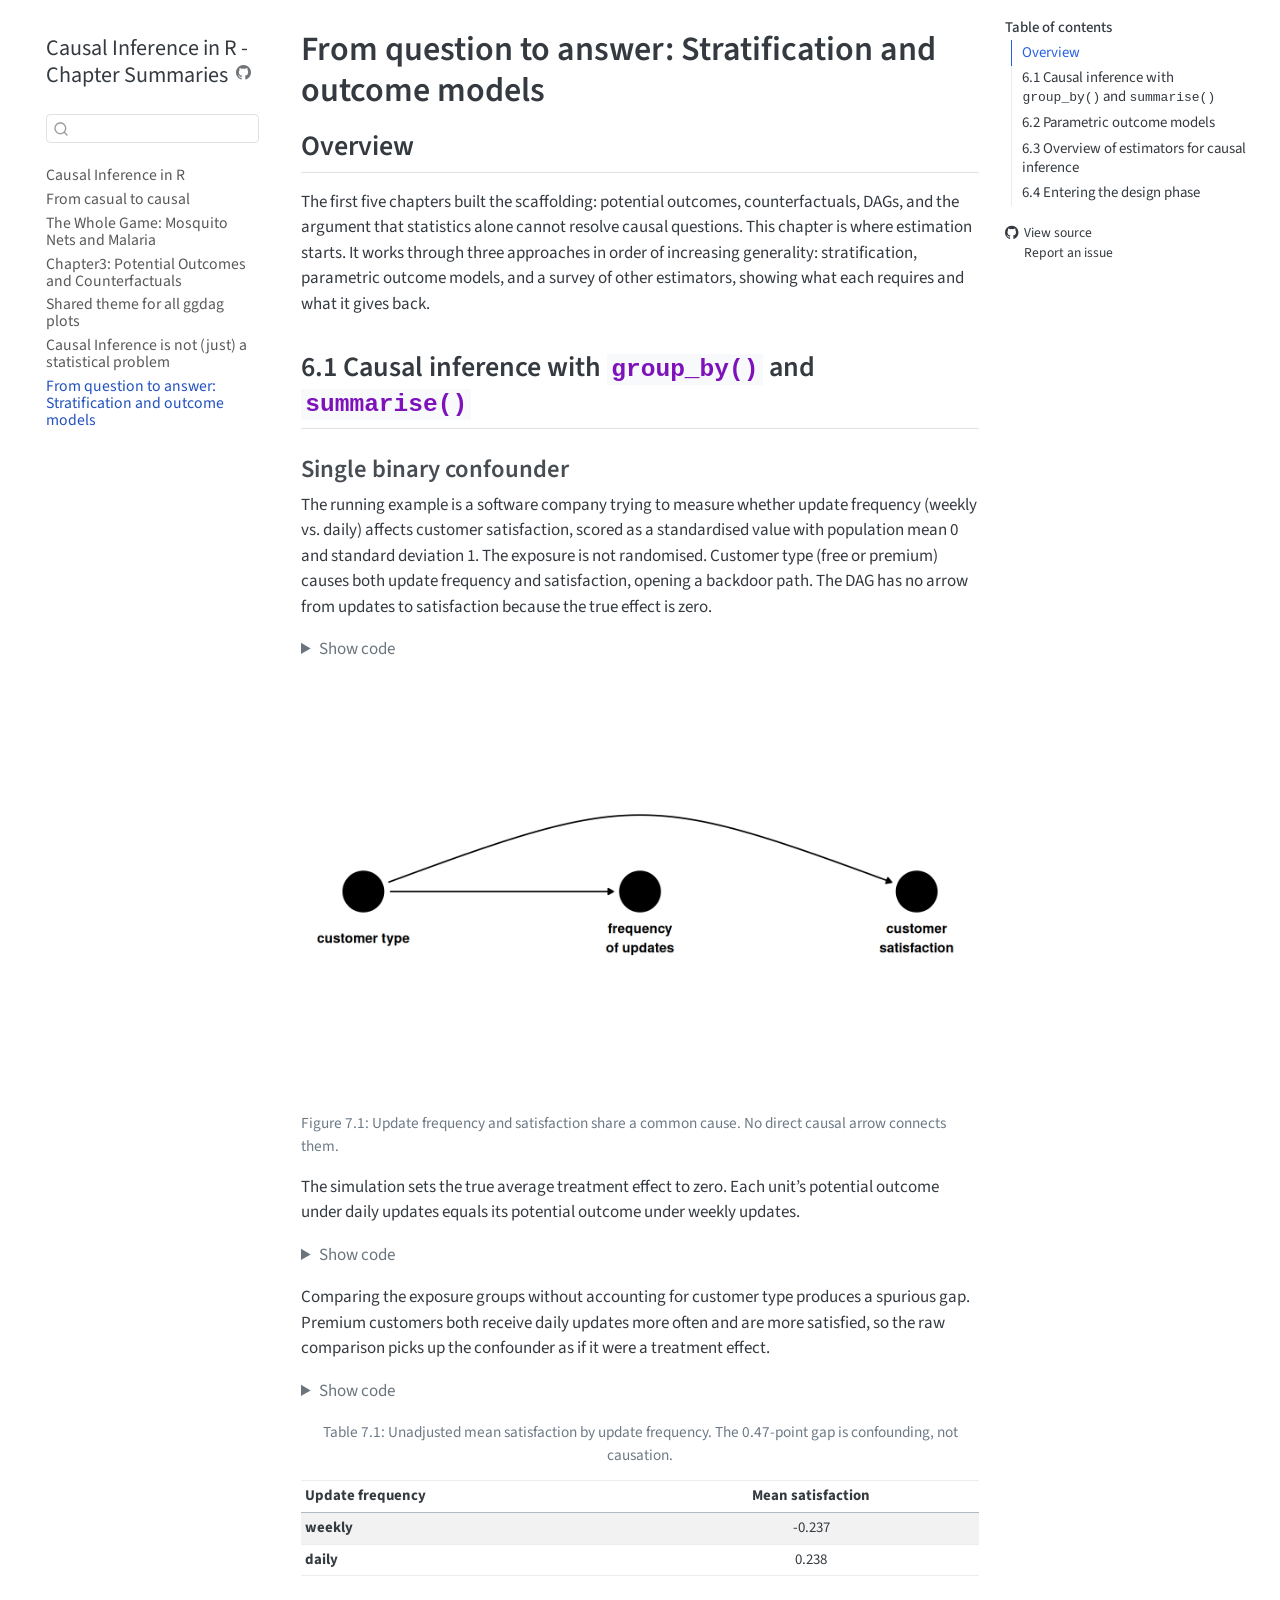
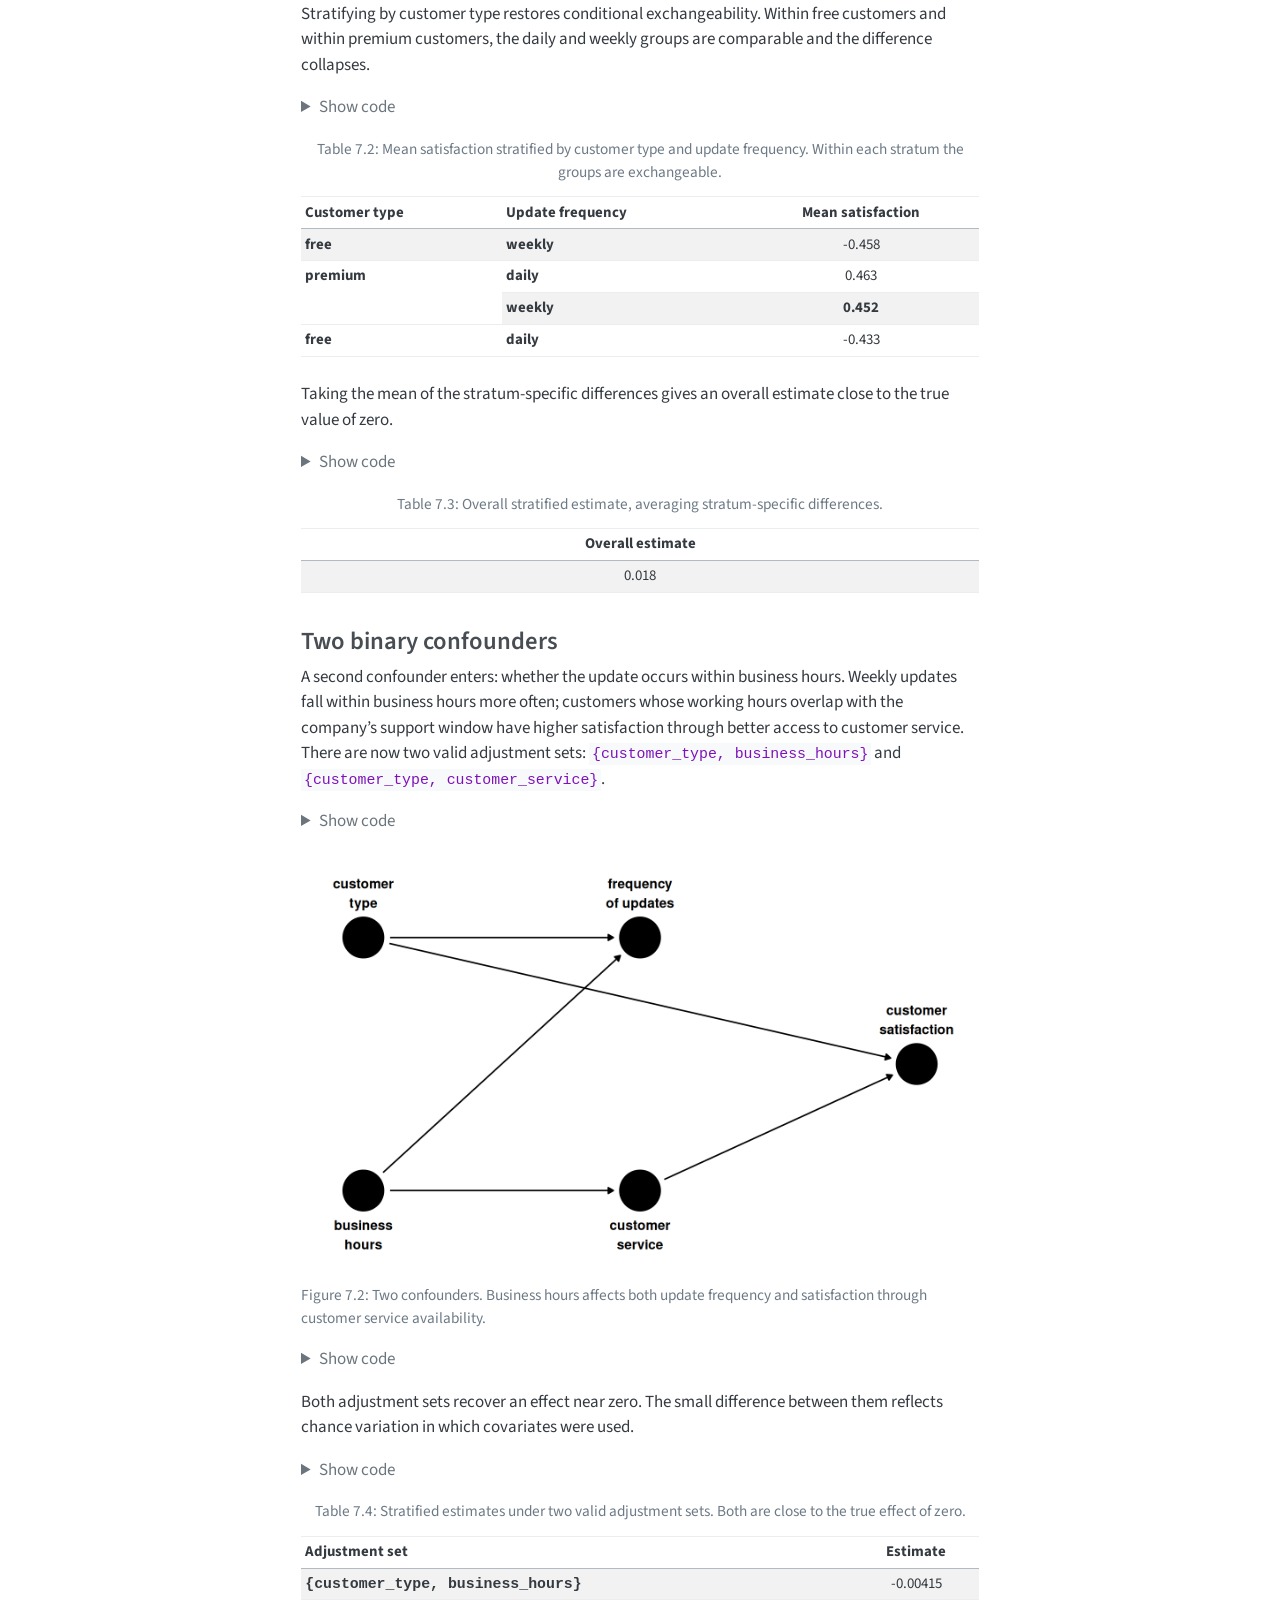
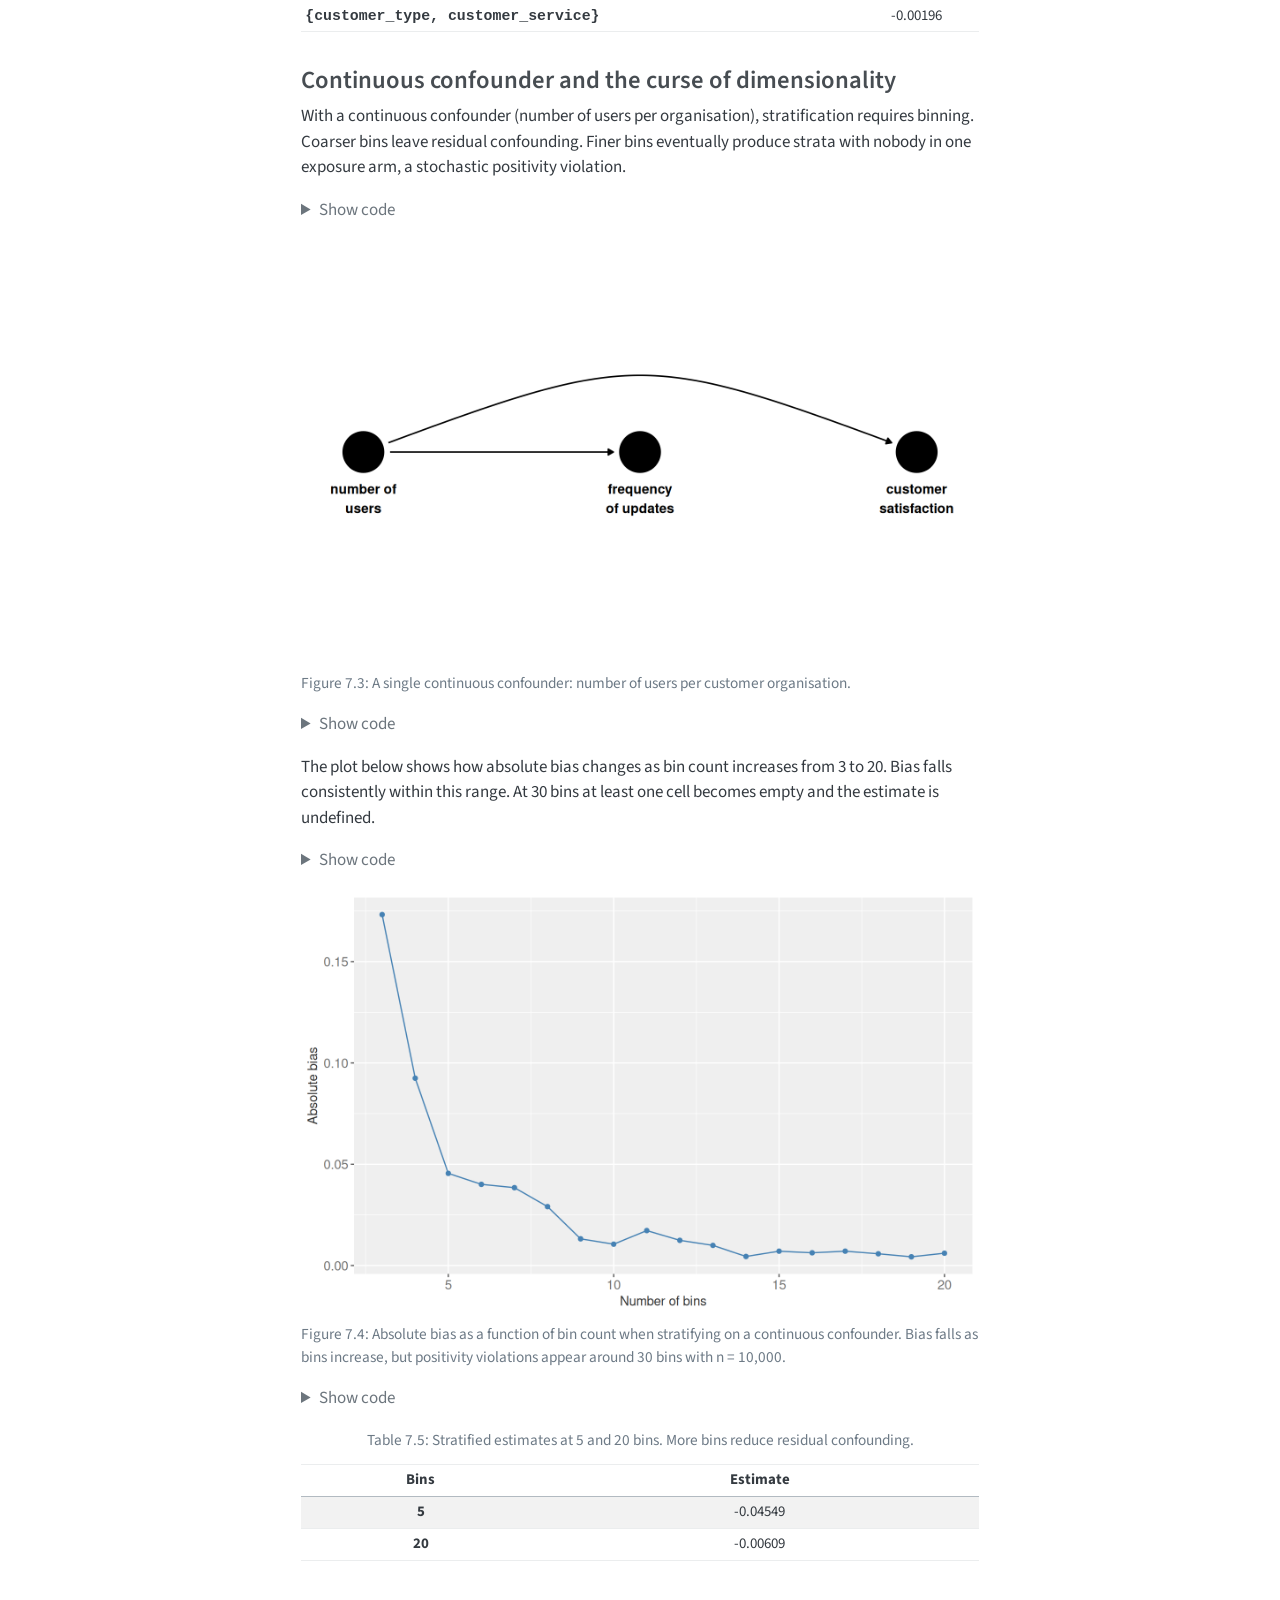
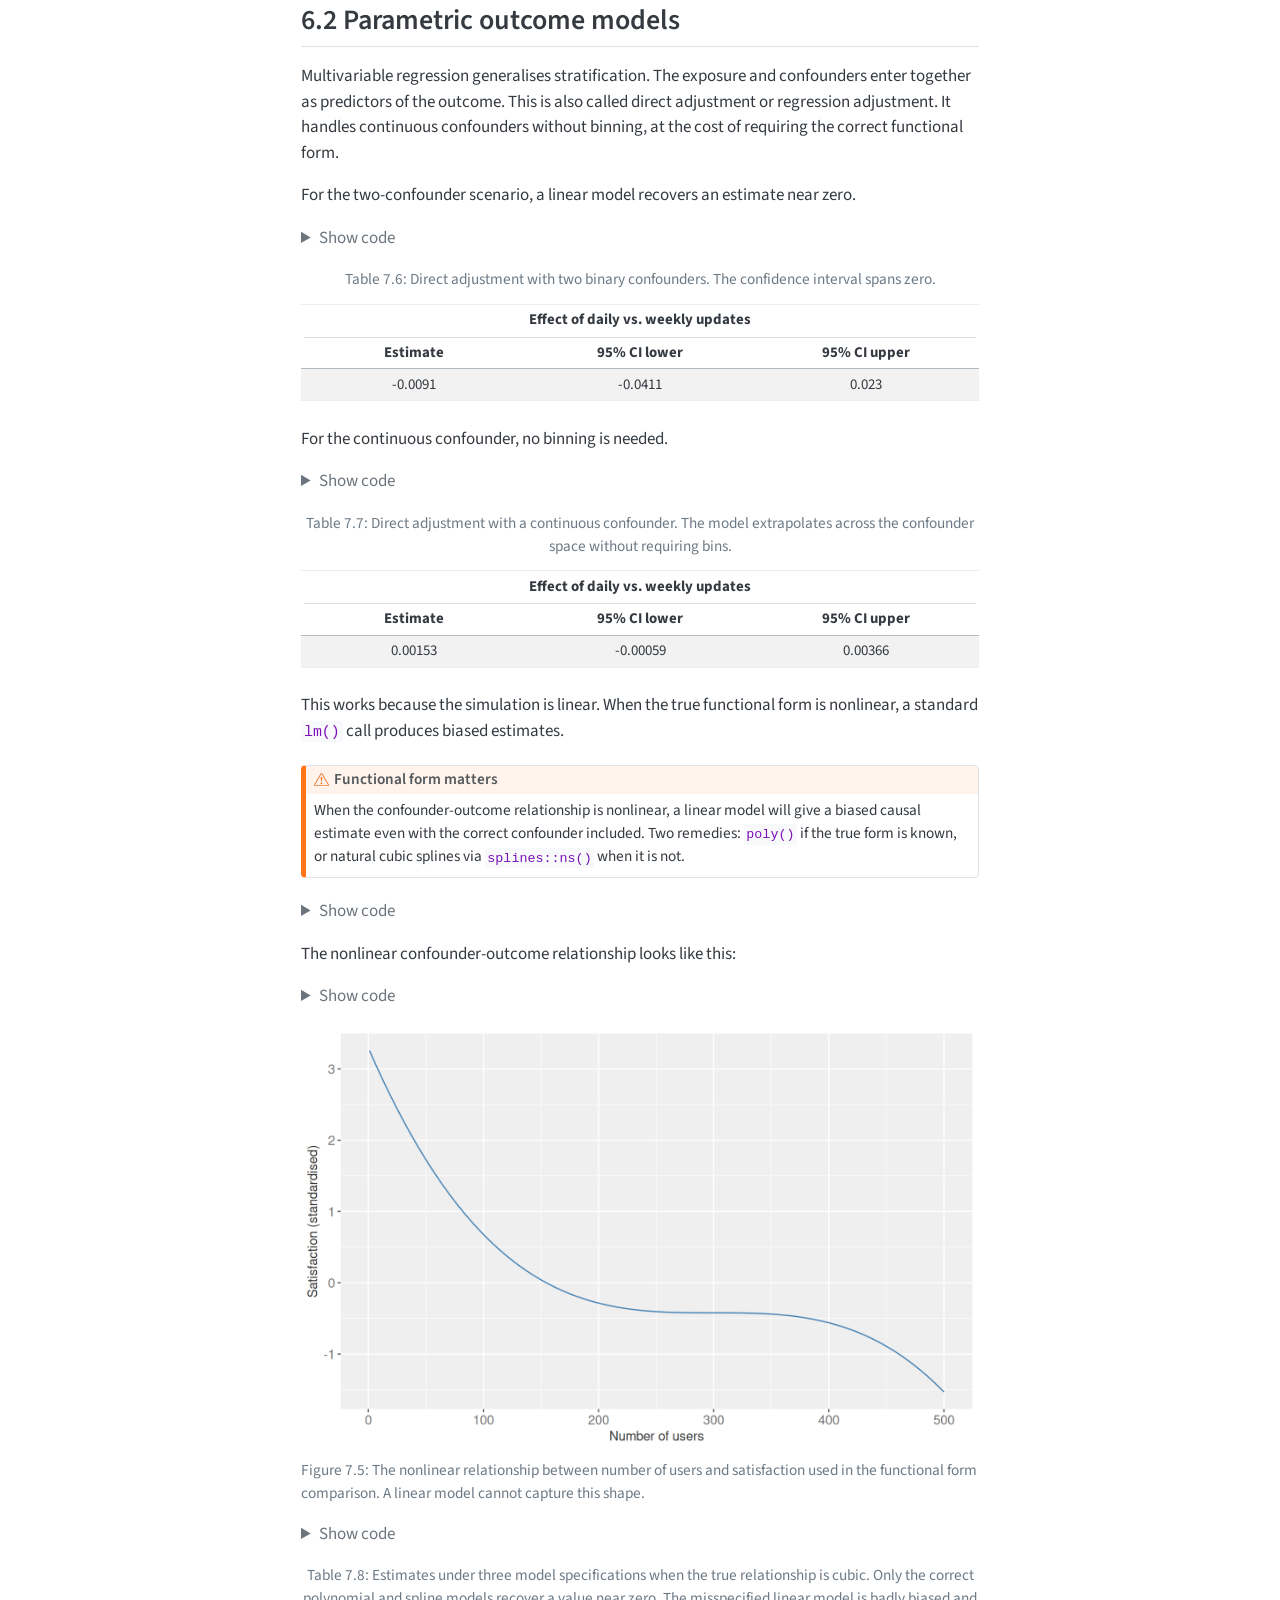
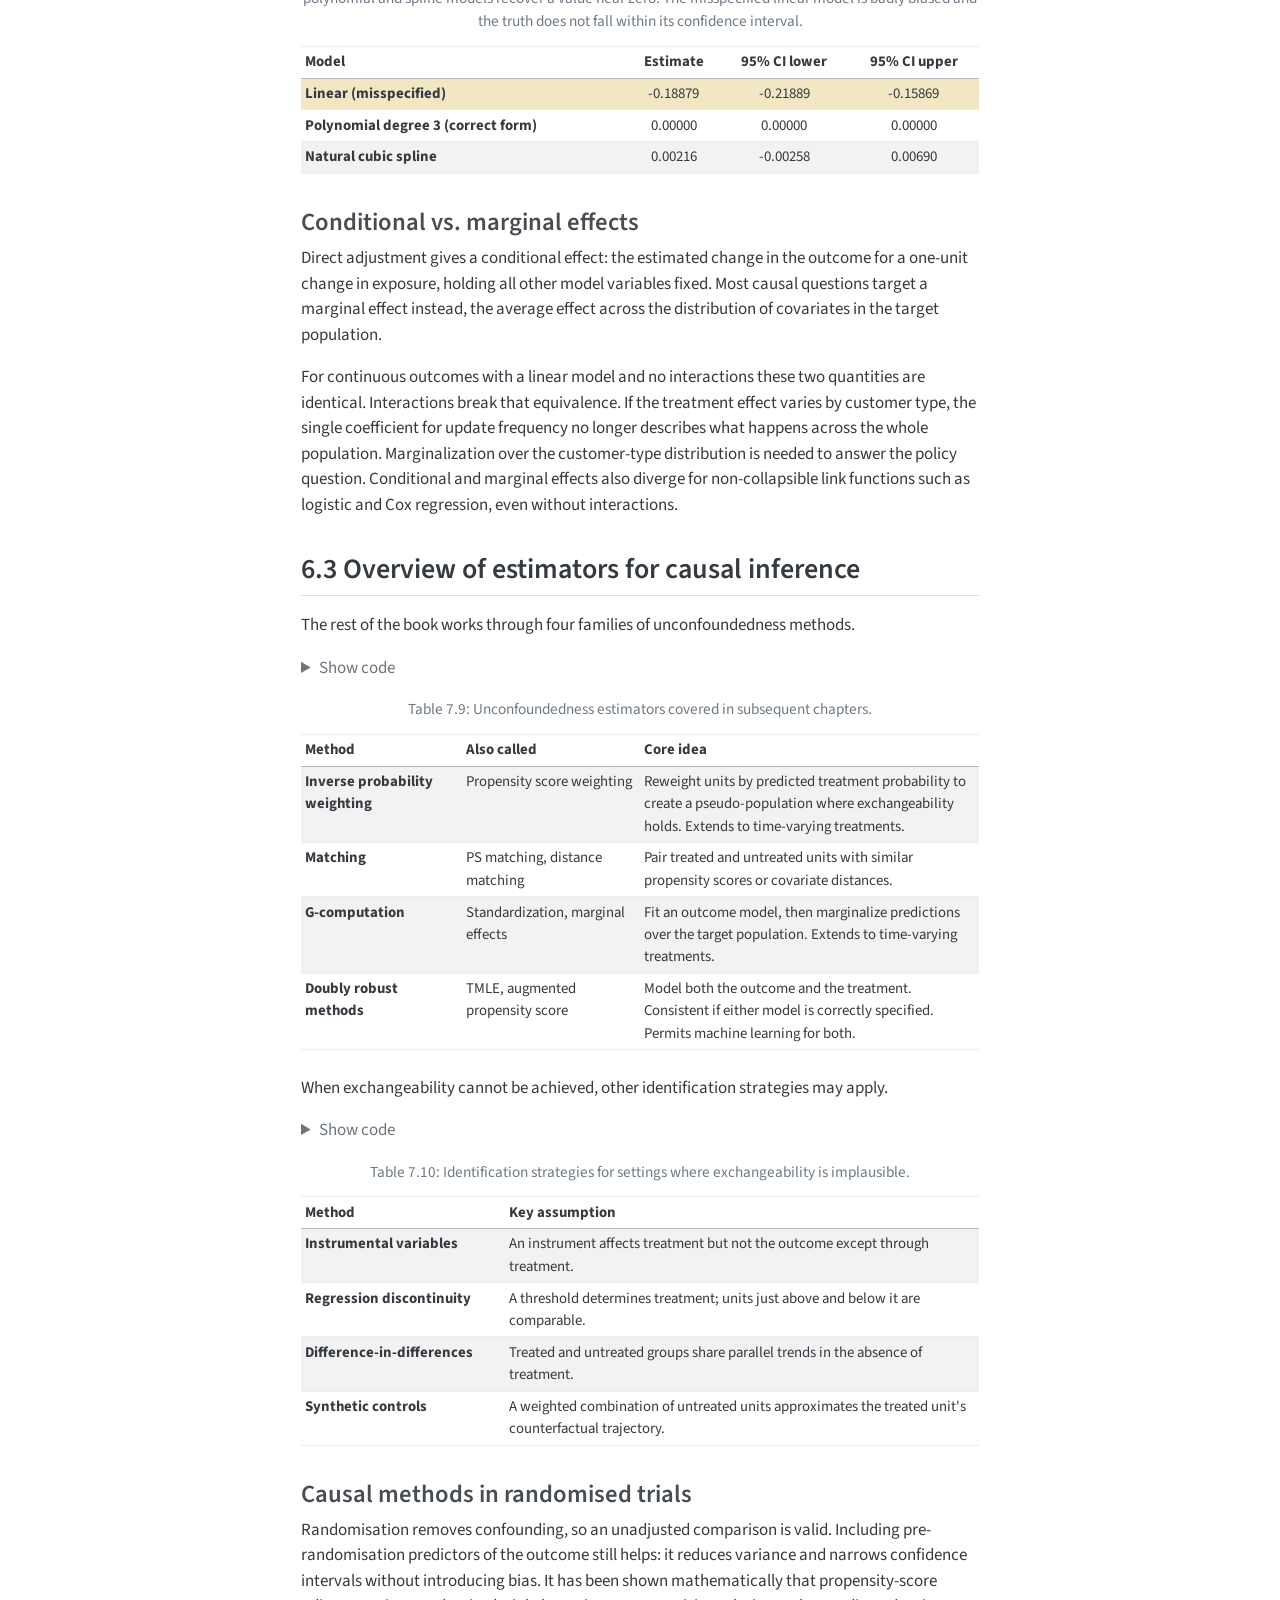
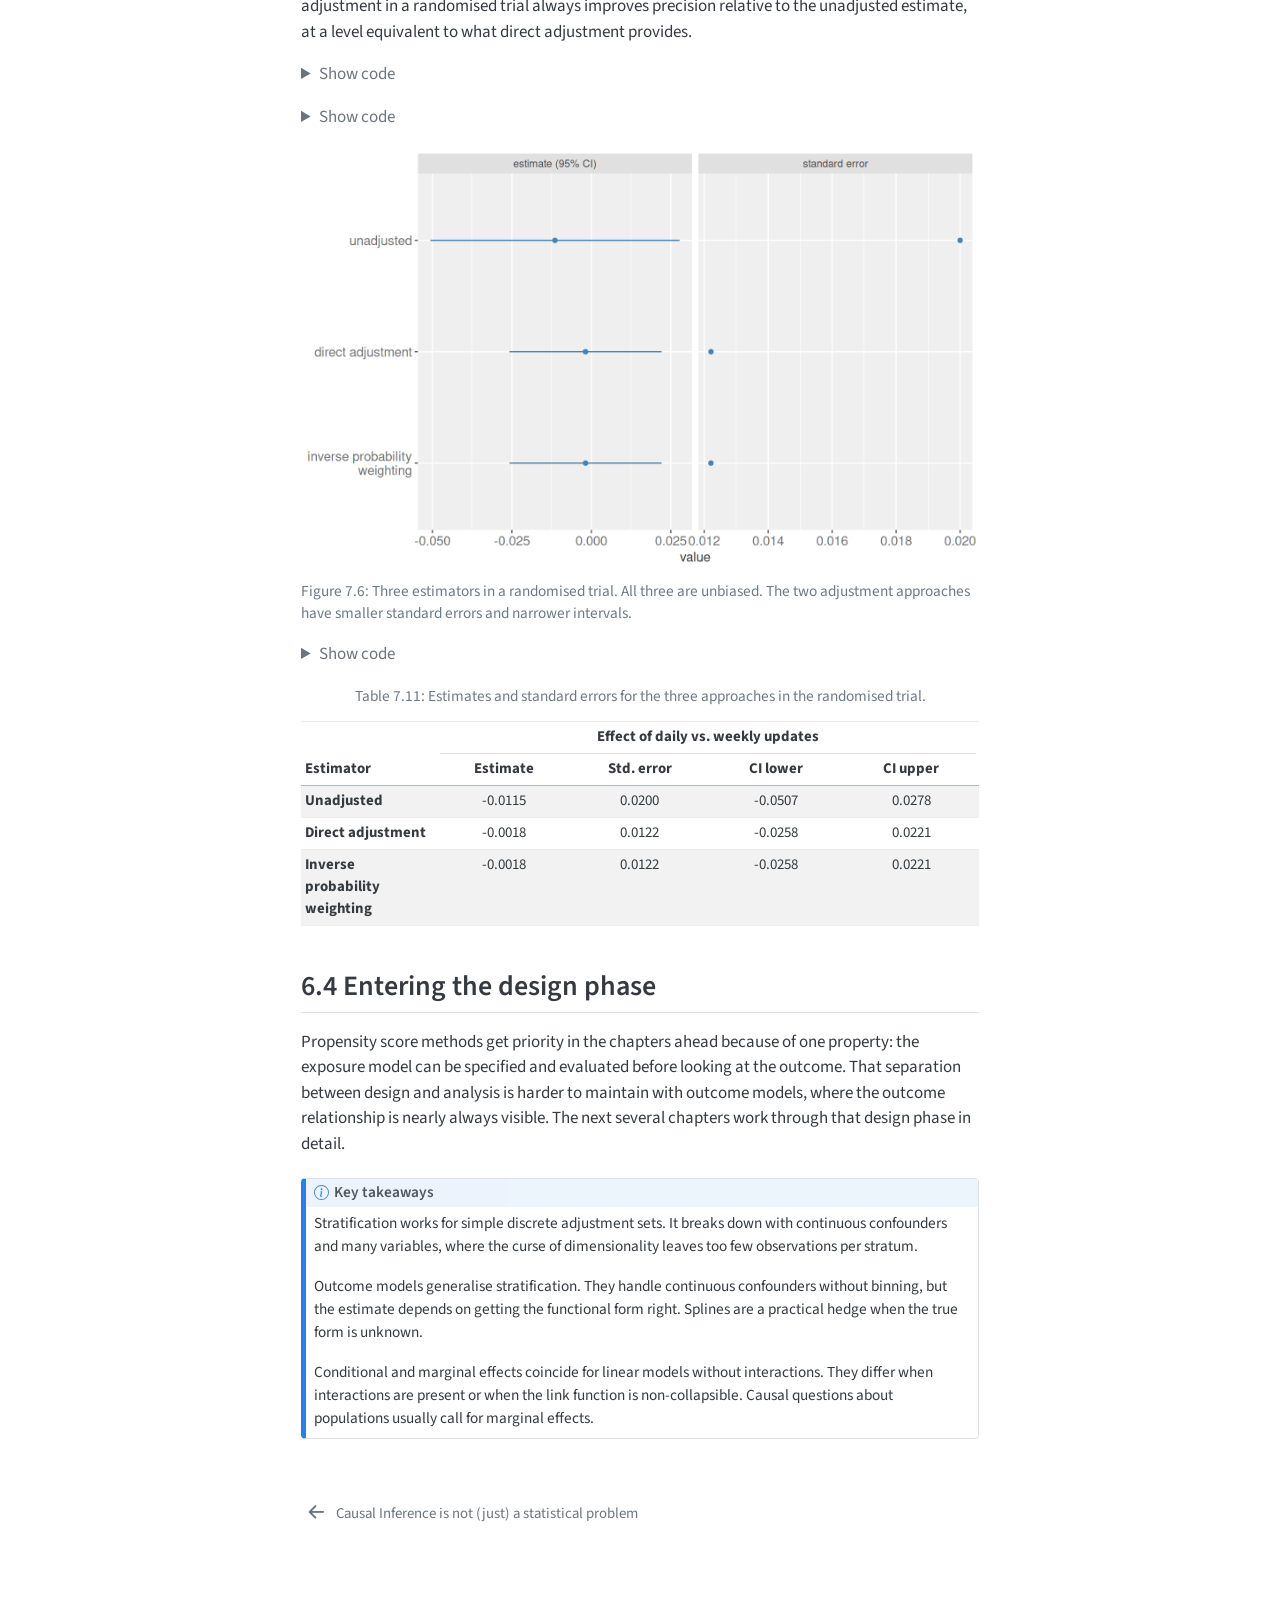
<file: docs/chapters/ch06.html>
<!DOCTYPE html>
<html xmlns="http://www.w3.org/1999/xhtml" lang="en" xml:lang="en"><head>

<meta charset="utf-8">
<meta name="generator" content="quarto-1.4.550">

<meta name="viewport" content="width=device-width, initial-scale=1.0, user-scalable=yes">


<title>Causal Inference in R - Chapter Summaries - From question to answer: Stratification and outcome models</title>
<style>
code{white-space: pre-wrap;}
span.smallcaps{font-variant: small-caps;}
div.columns{display: flex; gap: min(4vw, 1.5em);}
div.column{flex: auto; overflow-x: auto;}
div.hanging-indent{margin-left: 1.5em; text-indent: -1.5em;}
ul.task-list{list-style: none;}
ul.task-list li input[type="checkbox"] {
  width: 0.8em;
  margin: 0 0.8em 0.2em -1em; /* quarto-specific, see https://github.com/quarto-dev/quarto-cli/issues/4556 */ 
  vertical-align: middle;
}
/* CSS for syntax highlighting */
pre > code.sourceCode { white-space: pre; position: relative; }
pre > code.sourceCode > span { line-height: 1.25; }
pre > code.sourceCode > span:empty { height: 1.2em; }
.sourceCode { overflow: visible; }
code.sourceCode > span { color: inherit; text-decoration: inherit; }
div.sourceCode { margin: 1em 0; }
pre.sourceCode { margin: 0; }
@media screen {
div.sourceCode { overflow: auto; }
}
@media print {
pre > code.sourceCode { white-space: pre-wrap; }
pre > code.sourceCode > span { text-indent: -5em; padding-left: 5em; }
}
pre.numberSource code
  { counter-reset: source-line 0; }
pre.numberSource code > span
  { position: relative; left: -4em; counter-increment: source-line; }
pre.numberSource code > span > a:first-child::before
  { content: counter(source-line);
    position: relative; left: -1em; text-align: right; vertical-align: baseline;
    border: none; display: inline-block;
    -webkit-touch-callout: none; -webkit-user-select: none;
    -khtml-user-select: none; -moz-user-select: none;
    -ms-user-select: none; user-select: none;
    padding: 0 4px; width: 4em;
  }
pre.numberSource { margin-left: 3em;  padding-left: 4px; }
div.sourceCode
  {   }
@media screen {
pre > code.sourceCode > span > a:first-child::before { text-decoration: underline; }
}
</style>


<script src="../site_libs/quarto-nav/quarto-nav.js"></script>
<script src="../site_libs/quarto-nav/headroom.min.js"></script>
<script src="../site_libs/clipboard/clipboard.min.js"></script>
<script src="../site_libs/quarto-search/autocomplete.umd.js"></script>
<script src="../site_libs/quarto-search/fuse.min.js"></script>
<script src="../site_libs/quarto-search/quarto-search.js"></script>
<meta name="quarto:offset" content="../">
<link href="../chapters/ch05.html" rel="prev">
<script src="../site_libs/quarto-html/quarto.js"></script>
<script src="../site_libs/quarto-html/popper.min.js"></script>
<script src="../site_libs/quarto-html/tippy.umd.min.js"></script>
<script src="../site_libs/quarto-html/anchor.min.js"></script>
<link href="../site_libs/quarto-html/tippy.css" rel="stylesheet">
<link href="../site_libs/quarto-html/quarto-syntax-highlighting.css" rel="stylesheet" id="quarto-text-highlighting-styles">
<script src="../site_libs/bootstrap/bootstrap.min.js"></script>
<link href="../site_libs/bootstrap/bootstrap-icons.css" rel="stylesheet">
<link href="../site_libs/bootstrap/bootstrap.min.css" rel="stylesheet" id="quarto-bootstrap" data-mode="light">
<script id="quarto-search-options" type="application/json">{
  "location": "sidebar",
  "copy-button": false,
  "collapse-after": 3,
  "panel-placement": "start",
  "type": "textbox",
  "limit": 50,
  "keyboard-shortcut": [
    "f",
    "/",
    "s"
  ],
  "show-item-context": false,
  "language": {
    "search-no-results-text": "No results",
    "search-matching-documents-text": "matching documents",
    "search-copy-link-title": "Copy link to search",
    "search-hide-matches-text": "Hide additional matches",
    "search-more-match-text": "more match in this document",
    "search-more-matches-text": "more matches in this document",
    "search-clear-button-title": "Clear",
    "search-text-placeholder": "",
    "search-detached-cancel-button-title": "Cancel",
    "search-submit-button-title": "Submit",
    "search-label": "Search"
  }
}</script>
<script src="../site_libs/kePrint-0.0.1/kePrint.js"></script>
<link href="../site_libs/lightable-0.0.1/lightable.css" rel="stylesheet">


</head>

<body class="nav-sidebar floating">

<div id="quarto-search-results"></div>
  <header id="quarto-header" class="headroom fixed-top">
  <nav class="quarto-secondary-nav">
    <div class="container-fluid d-flex">
      <button type="button" class="quarto-btn-toggle btn" data-bs-toggle="collapse" data-bs-target=".quarto-sidebar-collapse-item" aria-controls="quarto-sidebar" aria-expanded="false" aria-label="Toggle sidebar navigation" onclick="if (window.quartoToggleHeadroom) { window.quartoToggleHeadroom(); }">
        <i class="bi bi-layout-text-sidebar-reverse"></i>
      </button>
        <nav class="quarto-page-breadcrumbs" aria-label="breadcrumb"><ol class="breadcrumb"><li class="breadcrumb-item"><a href="../chapters/ch06.html"><span class="chapter-title">From question to answer: Stratification and outcome models</span></a></li></ol></nav>
        <a class="flex-grow-1" role="button" data-bs-toggle="collapse" data-bs-target=".quarto-sidebar-collapse-item" aria-controls="quarto-sidebar" aria-expanded="false" aria-label="Toggle sidebar navigation" onclick="if (window.quartoToggleHeadroom) { window.quartoToggleHeadroom(); }">      
        </a>
      <button type="button" class="btn quarto-search-button" aria-label="" onclick="window.quartoOpenSearch();">
        <i class="bi bi-search"></i>
      </button>
    </div>
  </nav>
</header>
<!-- content -->
<div id="quarto-content" class="quarto-container page-columns page-rows-contents page-layout-article">
<!-- sidebar -->
  <nav id="quarto-sidebar" class="sidebar collapse collapse-horizontal quarto-sidebar-collapse-item sidebar-navigation floating overflow-auto">
    <div class="pt-lg-2 mt-2 text-left sidebar-header">
    <div class="sidebar-title mb-0 py-0">
      <a href="../">Causal Inference in R - Chapter Summaries</a> 
        <div class="sidebar-tools-main">
    <a href="https://github.com/malcolmbarrett/causal-inference-in-r" title="Source Code" class="quarto-navigation-tool px-1" aria-label="Source Code"><i class="bi bi-github"></i></a>
</div>
    </div>
      </div>
        <div class="mt-2 flex-shrink-0 align-items-center">
        <div class="sidebar-search">
        <div id="quarto-search" class="" title="Search"></div>
        </div>
        </div>
    <div class="sidebar-menu-container"> 
    <ul class="list-unstyled mt-1">
        <li class="sidebar-item">
  <div class="sidebar-item-container"> 
  <a href="../index.html" class="sidebar-item-text sidebar-link"><span class="chapter-title">Causal Inference in R</span></a>
  </div>
</li>
        <li class="sidebar-item">
  <div class="sidebar-item-container"> 
  <a href="../chapters/ch01.html" class="sidebar-item-text sidebar-link"><span class="chapter-title">From casual to causal</span></a>
  </div>
</li>
        <li class="sidebar-item">
  <div class="sidebar-item-container"> 
  <a href="../chapters/ch02.html" class="sidebar-item-text sidebar-link"><span class="chapter-title">The Whole Game: Mosquito Nets and Malaria</span></a>
  </div>
</li>
        <li class="sidebar-item">
  <div class="sidebar-item-container"> 
  <a href="../chapters/ch03.html" class="sidebar-item-text sidebar-link"><span class="chapter-title">Chapter3: Potential Outcomes and Counterfactuals</span></a>
  </div>
</li>
        <li class="sidebar-item">
  <div class="sidebar-item-container"> 
  <a href="../chapters/ch04.html" class="sidebar-item-text sidebar-link"><span class="chapter-title">Shared theme for all ggdag plots</span></a>
  </div>
</li>
        <li class="sidebar-item">
  <div class="sidebar-item-container"> 
  <a href="../chapters/ch05.html" class="sidebar-item-text sidebar-link"><span class="chapter-title">Causal Inference is not (just) a statistical problem</span></a>
  </div>
</li>
        <li class="sidebar-item">
  <div class="sidebar-item-container"> 
  <a href="../chapters/ch06.html" class="sidebar-item-text sidebar-link active"><span class="chapter-title">From question to answer: Stratification and outcome models</span></a>
  </div>
</li>
    </ul>
    </div>
</nav>
<div id="quarto-sidebar-glass" class="quarto-sidebar-collapse-item" data-bs-toggle="collapse" data-bs-target=".quarto-sidebar-collapse-item"></div>
<!-- margin-sidebar -->
    <div id="quarto-margin-sidebar" class="sidebar margin-sidebar">
        <nav id="TOC" role="doc-toc" class="toc-active">
    <h2 id="toc-title">Table of contents</h2>
   
  <ul>
  <li><a href="#overview" id="toc-overview" class="nav-link active" data-scroll-target="#overview">Overview</a></li>
  <li><a href="#causal-inference-with-group_by-and-summarise" id="toc-causal-inference-with-group_by-and-summarise" class="nav-link" data-scroll-target="#causal-inference-with-group_by-and-summarise">6.1 Causal inference with <code>group_by()</code> and <code>summarise()</code></a>
  <ul class="collapse">
  <li><a href="#single-binary-confounder" id="toc-single-binary-confounder" class="nav-link" data-scroll-target="#single-binary-confounder">Single binary confounder</a></li>
  <li><a href="#two-binary-confounders" id="toc-two-binary-confounders" class="nav-link" data-scroll-target="#two-binary-confounders">Two binary confounders</a></li>
  <li><a href="#continuous-confounder-and-the-curse-of-dimensionality" id="toc-continuous-confounder-and-the-curse-of-dimensionality" class="nav-link" data-scroll-target="#continuous-confounder-and-the-curse-of-dimensionality">Continuous confounder and the curse of dimensionality</a></li>
  </ul></li>
  <li><a href="#parametric-outcome-models" id="toc-parametric-outcome-models" class="nav-link" data-scroll-target="#parametric-outcome-models">6.2 Parametric outcome models</a>
  <ul class="collapse">
  <li><a href="#conditional-vs.-marginal-effects" id="toc-conditional-vs.-marginal-effects" class="nav-link" data-scroll-target="#conditional-vs.-marginal-effects">Conditional vs.&nbsp;marginal effects</a></li>
  </ul></li>
  <li><a href="#overview-of-estimators-for-causal-inference" id="toc-overview-of-estimators-for-causal-inference" class="nav-link" data-scroll-target="#overview-of-estimators-for-causal-inference">6.3 Overview of estimators for causal inference</a>
  <ul class="collapse">
  <li><a href="#causal-methods-in-randomised-trials" id="toc-causal-methods-in-randomised-trials" class="nav-link" data-scroll-target="#causal-methods-in-randomised-trials">Causal methods in randomised trials</a></li>
  </ul></li>
  <li><a href="#entering-the-design-phase" id="toc-entering-the-design-phase" class="nav-link" data-scroll-target="#entering-the-design-phase">6.4 Entering the design phase</a></li>
  </ul>
<div class="toc-actions"><ul><li><a href="https://github.com/malcolmbarrett/causal-inference-in-r/blob/main/chapters/ch06.qmd" class="toc-action"><i class="bi bi-github"></i>View source</a></li><li><a href="https://github.com/malcolmbarrett/causal-inference-in-r/issues/new" class="toc-action"><i class="bi empty"></i>Report an issue</a></li></ul></div></nav>
    </div>
<!-- main -->
<main class="content" id="quarto-document-content">

<header id="title-block-header" class="quarto-title-block default">
<div class="quarto-title">
<h1 class="title"><span class="chapter-title">From question to answer: Stratification and outcome models</span></h1>
</div>



<div class="quarto-title-meta">

    
  
    
  </div>
  


</header>


<section id="overview" class="level2">
<h2 class="anchored" data-anchor-id="overview">Overview</h2>
<p>The first five chapters built the scaffolding: potential outcomes, counterfactuals, DAGs, and the argument that statistics alone cannot resolve causal questions. This chapter is where estimation starts. It works through three approaches in order of increasing generality: stratification, parametric outcome models, and a survey of other estimators, showing what each requires and what it gives back.</p>
</section>
<section id="causal-inference-with-group_by-and-summarise" class="level2">
<h2 class="anchored" data-anchor-id="causal-inference-with-group_by-and-summarise">6.1 Causal inference with <code>group_by()</code> and <code>summarise()</code></h2>
<section id="single-binary-confounder" class="level3">
<h3 class="anchored" data-anchor-id="single-binary-confounder">Single binary confounder</h3>
<p>The running example is a software company trying to measure whether update frequency (weekly vs.&nbsp;daily) affects customer satisfaction, scored as a standardised value with population mean 0 and standard deviation 1. The exposure is not randomised. Customer type (free or premium) causes both update frequency and satisfaction, opening a backdoor path. The DAG has no arrow from updates to satisfaction because the true effect is zero.</p>
<div class="cell">
<details class="code-fold">
<summary>Show code</summary>
<div class="sourceCode cell-code" id="cb1"><pre class="sourceCode r code-with-copy"><code class="sourceCode r"><span id="cb1-1"><a href="#cb1-1" aria-hidden="true" tabindex="-1"></a>coords1 <span class="ot">&lt;-</span> <span class="fu">list</span>(</span>
<span id="cb1-2"><a href="#cb1-2" aria-hidden="true" tabindex="-1"></a>  <span class="at">x =</span> <span class="fu">c</span>(<span class="at">customer_type =</span> <span class="dv">1</span>, <span class="at">updates =</span> <span class="dv">2</span>, <span class="at">satisfaction =</span> <span class="dv">3</span>),</span>
<span id="cb1-3"><a href="#cb1-3" aria-hidden="true" tabindex="-1"></a>  <span class="at">y =</span> <span class="fu">c</span>(<span class="at">customer_type =</span> <span class="dv">0</span>, <span class="at">updates =</span> <span class="dv">0</span>, <span class="at">satisfaction =</span> <span class="dv">0</span>)</span>
<span id="cb1-4"><a href="#cb1-4" aria-hidden="true" tabindex="-1"></a>)</span>
<span id="cb1-5"><a href="#cb1-5" aria-hidden="true" tabindex="-1"></a></span>
<span id="cb1-6"><a href="#cb1-6" aria-hidden="true" tabindex="-1"></a></span>
<span id="cb1-7"><a href="#cb1-7" aria-hidden="true" tabindex="-1"></a><span class="fu">dagify</span>(</span>
<span id="cb1-8"><a href="#cb1-8" aria-hidden="true" tabindex="-1"></a>  satisfaction <span class="sc">~</span> customer_type,</span>
<span id="cb1-9"><a href="#cb1-9" aria-hidden="true" tabindex="-1"></a>  updates <span class="sc">~</span> customer_type,</span>
<span id="cb1-10"><a href="#cb1-10" aria-hidden="true" tabindex="-1"></a>  <span class="at">coords =</span> coords1,</span>
<span id="cb1-11"><a href="#cb1-11" aria-hidden="true" tabindex="-1"></a>  <span class="at">labels =</span> <span class="fu">c</span>(</span>
<span id="cb1-12"><a href="#cb1-12" aria-hidden="true" tabindex="-1"></a>    <span class="at">customer_type =</span> <span class="st">"customer type"</span>,</span>
<span id="cb1-13"><a href="#cb1-13" aria-hidden="true" tabindex="-1"></a>    <span class="at">updates =</span> <span class="st">"frequency</span><span class="sc">\n</span><span class="st">of updates"</span>,</span>
<span id="cb1-14"><a href="#cb1-14" aria-hidden="true" tabindex="-1"></a>    <span class="at">satisfaction =</span> <span class="st">"customer</span><span class="sc">\n</span><span class="st">satisfaction"</span></span>
<span id="cb1-15"><a href="#cb1-15" aria-hidden="true" tabindex="-1"></a>  )</span>
<span id="cb1-16"><a href="#cb1-16" aria-hidden="true" tabindex="-1"></a>) <span class="sc">|&gt;</span></span>
<span id="cb1-17"><a href="#cb1-17" aria-hidden="true" tabindex="-1"></a>  <span class="fu">ggdag</span>(<span class="at">use_text =</span> <span class="cn">FALSE</span>, <span class="at">use_edges =</span> <span class="cn">FALSE</span>) <span class="sc">+</span></span>
<span id="cb1-18"><a href="#cb1-18" aria-hidden="true" tabindex="-1"></a>  <span class="fu">geom_dag_text</span>(</span>
<span id="cb1-19"><a href="#cb1-19" aria-hidden="true" tabindex="-1"></a>    <span class="fu">aes</span>(<span class="at">label =</span> label),</span>
<span id="cb1-20"><a href="#cb1-20" aria-hidden="true" tabindex="-1"></a>    <span class="at">nudge_y =</span> <span class="fu">c</span>(<span class="sc">-</span>.<span class="dv">05</span>, <span class="sc">-</span>.<span class="dv">05</span>, <span class="sc">-</span>.<span class="dv">05</span>),</span>
<span id="cb1-21"><a href="#cb1-21" aria-hidden="true" tabindex="-1"></a>    <span class="at">color =</span> <span class="st">"black"</span></span>
<span id="cb1-22"><a href="#cb1-22" aria-hidden="true" tabindex="-1"></a>  ) <span class="sc">+</span></span>
<span id="cb1-23"><a href="#cb1-23" aria-hidden="true" tabindex="-1"></a>  <span class="fu">geom_dag_edges_arc</span>(<span class="at">curvature =</span> <span class="fu">c</span>(<span class="fl">0.07</span>, <span class="dv">0</span>)) <span class="sc">+</span></span>
<span id="cb1-24"><a href="#cb1-24" aria-hidden="true" tabindex="-1"></a>  <span class="fu">theme_dag</span>() <span class="sc">+</span></span>
<span id="cb1-25"><a href="#cb1-25" aria-hidden="true" tabindex="-1"></a>  <span class="fu">ylim</span>(<span class="fu">c</span>(.<span class="dv">2</span>, <span class="sc">-</span>.<span class="dv">2</span>))</span></code><button title="Copy to Clipboard" class="code-copy-button"><i class="bi"></i></button></pre></div>
</details>
<div class="cell-output-display">
<div id="fig-dag1" class="quarto-figure quarto-figure-center quarto-float anchored">
<figure class="quarto-float quarto-float-fig figure">
<div aria-describedby="fig-dag1-caption-0ceaefa1-69ba-4598-a22c-09a6ac19f8ca">
<img src="ch06_files/figure-html/fig-dag1-1.png" class="img-fluid figure-img" width="768">
</div>
<figcaption class="quarto-float-caption-bottom quarto-float-caption quarto-float-fig" id="fig-dag1-caption-0ceaefa1-69ba-4598-a22c-09a6ac19f8ca">
Figure&nbsp;7.1: Update frequency and satisfaction share a common cause. No direct causal arrow connects them.
</figcaption>
</figure>
</div>
</div>
</div>
<p>The simulation sets the true average treatment effect to zero. Each unit’s potential outcome under daily updates equals its potential outcome under weekly updates.</p>
<div class="cell">
<details class="code-fold">
<summary>Show code</summary>
<div class="sourceCode cell-code" id="cb2"><pre class="sourceCode r code-with-copy"><code class="sourceCode r"><span id="cb2-1"><a href="#cb2-1" aria-hidden="true" tabindex="-1"></a>satisfaction1 <span class="ot">&lt;-</span> <span class="fu">tibble</span>(</span>
<span id="cb2-2"><a href="#cb2-2" aria-hidden="true" tabindex="-1"></a>  <span class="at">customer_type =</span> <span class="fu">rbinom</span>(n, <span class="dv">1</span>, <span class="fl">0.5</span>),</span>
<span id="cb2-3"><a href="#cb2-3" aria-hidden="true" tabindex="-1"></a>  <span class="at">p_exposure =</span> <span class="fu">case_when</span>(</span>
<span id="cb2-4"><a href="#cb2-4" aria-hidden="true" tabindex="-1"></a>    customer_type <span class="sc">==</span> <span class="dv">1</span> <span class="sc">~</span> <span class="fl">0.75</span>,</span>
<span id="cb2-5"><a href="#cb2-5" aria-hidden="true" tabindex="-1"></a>    customer_type <span class="sc">==</span> <span class="dv">0</span> <span class="sc">~</span> <span class="fl">0.25</span></span>
<span id="cb2-6"><a href="#cb2-6" aria-hidden="true" tabindex="-1"></a>  ),</span>
<span id="cb2-7"><a href="#cb2-7" aria-hidden="true" tabindex="-1"></a>  <span class="at">update_frequency =</span> <span class="fu">rbinom</span>(n, <span class="dv">1</span>, p_exposure),</span>
<span id="cb2-8"><a href="#cb2-8" aria-hidden="true" tabindex="-1"></a>  <span class="at">y0 =</span> customer_type <span class="sc">+</span> <span class="fu">rnorm</span>(n),</span>
<span id="cb2-9"><a href="#cb2-9" aria-hidden="true" tabindex="-1"></a>  <span class="at">y1 =</span> y0,</span>
<span id="cb2-10"><a href="#cb2-10" aria-hidden="true" tabindex="-1"></a>  <span class="at">satisfaction =</span> (<span class="dv">1</span> <span class="sc">-</span> update_frequency) <span class="sc">*</span> y0 <span class="sc">+</span> update_frequency <span class="sc">*</span> y1,</span>
<span id="cb2-11"><a href="#cb2-11" aria-hidden="true" tabindex="-1"></a>  <span class="at">observed_potential_outcome =</span> <span class="fu">case_when</span>(</span>
<span id="cb2-12"><a href="#cb2-12" aria-hidden="true" tabindex="-1"></a>    update_frequency <span class="sc">==</span> <span class="dv">0</span> <span class="sc">~</span> <span class="st">"y0"</span>,</span>
<span id="cb2-13"><a href="#cb2-13" aria-hidden="true" tabindex="-1"></a>    update_frequency <span class="sc">==</span> <span class="dv">1</span> <span class="sc">~</span> <span class="st">"y1"</span></span>
<span id="cb2-14"><a href="#cb2-14" aria-hidden="true" tabindex="-1"></a>  )</span>
<span id="cb2-15"><a href="#cb2-15" aria-hidden="true" tabindex="-1"></a>) <span class="sc">|&gt;</span></span>
<span id="cb2-16"><a href="#cb2-16" aria-hidden="true" tabindex="-1"></a>  <span class="fu">mutate</span>(</span>
<span id="cb2-17"><a href="#cb2-17" aria-hidden="true" tabindex="-1"></a>    <span class="at">satisfaction =</span> <span class="fu">as.numeric</span>(<span class="fu">scale</span>(satisfaction)),</span>
<span id="cb2-18"><a href="#cb2-18" aria-hidden="true" tabindex="-1"></a>    <span class="at">update_frequency =</span> <span class="fu">factor</span>(update_frequency, <span class="at">labels =</span> <span class="fu">c</span>(<span class="st">"weekly"</span>, <span class="st">"daily"</span>)),</span>
<span id="cb2-19"><a href="#cb2-19" aria-hidden="true" tabindex="-1"></a>    <span class="at">customer_type =</span> <span class="fu">factor</span>(customer_type, <span class="at">labels =</span> <span class="fu">c</span>(<span class="st">"free"</span>, <span class="st">"premium"</span>))</span>
<span id="cb2-20"><a href="#cb2-20" aria-hidden="true" tabindex="-1"></a>  )</span></code><button title="Copy to Clipboard" class="code-copy-button"><i class="bi"></i></button></pre></div>
</details>
</div>
<p>Comparing the exposure groups without accounting for customer type produces a spurious gap. Premium customers both receive daily updates more often and are more satisfied, so the raw comparison picks up the confounder as if it were a treatment effect.</p>
<div class="cell">
<details class="code-fold">
<summary>Show code</summary>
<div class="sourceCode cell-code" id="cb3"><pre class="sourceCode r code-with-copy"><code class="sourceCode r"><span id="cb3-1"><a href="#cb3-1" aria-hidden="true" tabindex="-1"></a>satisfaction1 <span class="sc">|&gt;</span></span>
<span id="cb3-2"><a href="#cb3-2" aria-hidden="true" tabindex="-1"></a>  <span class="fu">summarise</span>(<span class="at">avg_satisfaction =</span> <span class="fu">round</span>(<span class="fu">mean</span>(satisfaction), <span class="dv">3</span>), <span class="at">.by =</span> update_frequency) <span class="sc">|&gt;</span></span>
<span id="cb3-3"><a href="#cb3-3" aria-hidden="true" tabindex="-1"></a>  <span class="fu">kbl</span>(</span>
<span id="cb3-4"><a href="#cb3-4" aria-hidden="true" tabindex="-1"></a>    <span class="at">col.names =</span> <span class="fu">c</span>(<span class="st">"Update frequency"</span>, <span class="st">"Mean satisfaction"</span>),</span>
<span id="cb3-5"><a href="#cb3-5" aria-hidden="true" tabindex="-1"></a>    <span class="at">align =</span> <span class="st">"lc"</span></span>
<span id="cb3-6"><a href="#cb3-6" aria-hidden="true" tabindex="-1"></a>  ) <span class="sc">|&gt;</span></span>
<span id="cb3-7"><a href="#cb3-7" aria-hidden="true" tabindex="-1"></a>  <span class="fu">kable_styling</span>(</span>
<span id="cb3-8"><a href="#cb3-8" aria-hidden="true" tabindex="-1"></a>    <span class="at">bootstrap_options =</span> <span class="fu">c</span>(<span class="st">"striped"</span>, <span class="st">"hover"</span>, <span class="st">"condensed"</span>),</span>
<span id="cb3-9"><a href="#cb3-9" aria-hidden="true" tabindex="-1"></a>    <span class="at">full_width =</span> <span class="cn">FALSE</span></span>
<span id="cb3-10"><a href="#cb3-10" aria-hidden="true" tabindex="-1"></a>  ) <span class="sc">|&gt;</span></span>
<span id="cb3-11"><a href="#cb3-11" aria-hidden="true" tabindex="-1"></a>  <span class="fu">column_spec</span>(<span class="dv">1</span>, <span class="at">bold =</span> <span class="cn">TRUE</span>)</span></code><button title="Copy to Clipboard" class="code-copy-button"><i class="bi"></i></button></pre></div>
</details>
<div id="tbl-naive" class="cell quarto-float anchored">
<figure class="quarto-float quarto-float-tbl figure">
<figcaption class="quarto-float-caption-top quarto-float-caption quarto-float-tbl" id="tbl-naive-caption-0ceaefa1-69ba-4598-a22c-09a6ac19f8ca">
Table&nbsp;7.1: Unadjusted mean satisfaction by update frequency. The 0.47-point gap is confounding, not causation.
</figcaption>
<div aria-describedby="tbl-naive-caption-0ceaefa1-69ba-4598-a22c-09a6ac19f8ca">
<div class="cell-output-display">
<div>
<table class="table table-striped table-hover table-condensed do-not-create-environment cell table-sm small" data-quarto-postprocess="true">
<thead>
<tr class="header">
<th style="text-align: left;" data-quarto-table-cell-role="th">Update frequency</th>
<th style="text-align: center;" data-quarto-table-cell-role="th">Mean satisfaction</th>
</tr>
</thead>
<tbody>
<tr class="odd">
<td style="text-align: left; font-weight: bold;">weekly</td>
<td style="text-align: center;">-0.237</td>
</tr>
<tr class="even">
<td style="text-align: left; font-weight: bold;">daily</td>
<td style="text-align: center;">0.238</td>
</tr>
</tbody>
</table>


</div>
</div>
</div>
</figure>
</div>
</div>
<p>Stratifying by customer type restores conditional exchangeability. Within free customers and within premium customers, the daily and weekly groups are comparable and the difference collapses.</p>
<div class="cell">
<details class="code-fold">
<summary>Show code</summary>
<div class="sourceCode cell-code" id="cb4"><pre class="sourceCode r code-with-copy"><code class="sourceCode r"><span id="cb4-1"><a href="#cb4-1" aria-hidden="true" tabindex="-1"></a>satisfaction_strat <span class="ot">&lt;-</span> satisfaction1 <span class="sc">|&gt;</span></span>
<span id="cb4-2"><a href="#cb4-2" aria-hidden="true" tabindex="-1"></a>  <span class="fu">summarise</span>(</span>
<span id="cb4-3"><a href="#cb4-3" aria-hidden="true" tabindex="-1"></a>    <span class="at">avg_satisfaction =</span> <span class="fu">round</span>(<span class="fu">mean</span>(satisfaction), <span class="dv">3</span>),</span>
<span id="cb4-4"><a href="#cb4-4" aria-hidden="true" tabindex="-1"></a>    <span class="at">.by =</span> <span class="fu">c</span>(customer_type, update_frequency)</span>
<span id="cb4-5"><a href="#cb4-5" aria-hidden="true" tabindex="-1"></a>  )</span>
<span id="cb4-6"><a href="#cb4-6" aria-hidden="true" tabindex="-1"></a></span>
<span id="cb4-7"><a href="#cb4-7" aria-hidden="true" tabindex="-1"></a>satisfaction_strat <span class="sc">|&gt;</span></span>
<span id="cb4-8"><a href="#cb4-8" aria-hidden="true" tabindex="-1"></a>  <span class="fu">kbl</span>(</span>
<span id="cb4-9"><a href="#cb4-9" aria-hidden="true" tabindex="-1"></a>    <span class="at">col.names =</span> <span class="fu">c</span>(<span class="st">"Customer type"</span>, <span class="st">"Update frequency"</span>, <span class="st">"Mean satisfaction"</span>),</span>
<span id="cb4-10"><a href="#cb4-10" aria-hidden="true" tabindex="-1"></a>    <span class="at">align =</span> <span class="st">"llc"</span></span>
<span id="cb4-11"><a href="#cb4-11" aria-hidden="true" tabindex="-1"></a>  ) <span class="sc">|&gt;</span></span>
<span id="cb4-12"><a href="#cb4-12" aria-hidden="true" tabindex="-1"></a>  <span class="fu">kable_styling</span>(</span>
<span id="cb4-13"><a href="#cb4-13" aria-hidden="true" tabindex="-1"></a>    <span class="at">bootstrap_options =</span> <span class="fu">c</span>(<span class="st">"striped"</span>, <span class="st">"hover"</span>, <span class="st">"condensed"</span>),</span>
<span id="cb4-14"><a href="#cb4-14" aria-hidden="true" tabindex="-1"></a>    <span class="at">full_width =</span> <span class="cn">FALSE</span></span>
<span id="cb4-15"><a href="#cb4-15" aria-hidden="true" tabindex="-1"></a>  ) <span class="sc">|&gt;</span></span>
<span id="cb4-16"><a href="#cb4-16" aria-hidden="true" tabindex="-1"></a>  <span class="fu">collapse_rows</span>(<span class="at">columns =</span> <span class="dv">1</span>, <span class="at">valign =</span> <span class="st">"top"</span>) <span class="sc">|&gt;</span></span>
<span id="cb4-17"><a href="#cb4-17" aria-hidden="true" tabindex="-1"></a>  <span class="fu">column_spec</span>(<span class="dv">1</span><span class="sc">:</span><span class="dv">2</span>, <span class="at">bold =</span> <span class="cn">TRUE</span>)</span></code><button title="Copy to Clipboard" class="code-copy-button"><i class="bi"></i></button></pre></div>
</details>
<div id="tbl-strat1" class="cell quarto-float anchored">
<figure class="quarto-float quarto-float-tbl figure">
<figcaption class="quarto-float-caption-top quarto-float-caption quarto-float-tbl" id="tbl-strat1-caption-0ceaefa1-69ba-4598-a22c-09a6ac19f8ca">
Table&nbsp;7.2: Mean satisfaction stratified by customer type and update frequency. Within each stratum the groups are exchangeable.
</figcaption>
<div aria-describedby="tbl-strat1-caption-0ceaefa1-69ba-4598-a22c-09a6ac19f8ca">
<div class="cell-output-display">
<div>
<table class="table table-striped table-hover table-condensed do-not-create-environment cell table-sm small" data-quarto-postprocess="true">
<thead>
<tr class="header">
<th style="text-align: left;" data-quarto-table-cell-role="th">Customer type</th>
<th style="text-align: left;" data-quarto-table-cell-role="th">Update frequency</th>
<th style="text-align: center;" data-quarto-table-cell-role="th">Mean satisfaction</th>
</tr>
</thead>
<tbody>
<tr class="odd">
<td style="text-align: left; font-weight: bold;">free</td>
<td style="text-align: left; font-weight: bold;">weekly</td>
<td style="text-align: center;">-0.458</td>
</tr>
<tr class="even">
<td rowspan="2" style="text-align: left; vertical-align: top !important; font-weight: bold;">premium</td>
<td style="text-align: left; font-weight: bold;">daily</td>
<td style="text-align: center;">0.463</td>
</tr>
<tr class="odd">
<td style="text-align: left; font-weight: bold;">weekly</td>
<td style="text-align: center; font-weight: bold;">0.452</td>
</tr>
<tr class="even">
<td style="text-align: left; font-weight: bold;">free</td>
<td style="text-align: left; font-weight: bold;">daily</td>
<td style="text-align: center;">-0.433</td>
</tr>
</tbody>
</table>


</div>
</div>
</div>
</figure>
</div>
</div>
<p>Taking the mean of the stratum-specific differences gives an overall estimate close to the true value of zero.</p>
<div class="cell">
<details class="code-fold">
<summary>Show code</summary>
<div class="sourceCode cell-code" id="cb5"><pre class="sourceCode r code-with-copy"><code class="sourceCode r"><span id="cb5-1"><a href="#cb5-1" aria-hidden="true" tabindex="-1"></a>satisfaction_strat <span class="sc">|&gt;</span></span>
<span id="cb5-2"><a href="#cb5-2" aria-hidden="true" tabindex="-1"></a>  <span class="fu">pivot_wider</span>(<span class="at">names_from =</span> update_frequency, <span class="at">values_from =</span> avg_satisfaction) <span class="sc">|&gt;</span></span>
<span id="cb5-3"><a href="#cb5-3" aria-hidden="true" tabindex="-1"></a>  <span class="fu">reframe</span>(<span class="at">estimate =</span> daily <span class="sc">-</span> weekly) <span class="sc">|&gt;</span></span>
<span id="cb5-4"><a href="#cb5-4" aria-hidden="true" tabindex="-1"></a>  <span class="fu">summarise</span>(<span class="at">estimate =</span> <span class="fu">round</span>(<span class="fu">mean</span>(estimate), <span class="dv">4</span>)) <span class="sc">|&gt;</span></span>
<span id="cb5-5"><a href="#cb5-5" aria-hidden="true" tabindex="-1"></a>  <span class="fu">kbl</span>(<span class="at">col.names =</span> <span class="st">"Overall estimate"</span>, <span class="at">align =</span> <span class="st">"c"</span>) <span class="sc">|&gt;</span></span>
<span id="cb5-6"><a href="#cb5-6" aria-hidden="true" tabindex="-1"></a>  <span class="fu">kable_styling</span>(</span>
<span id="cb5-7"><a href="#cb5-7" aria-hidden="true" tabindex="-1"></a>    <span class="at">bootstrap_options =</span> <span class="fu">c</span>(<span class="st">"striped"</span>, <span class="st">"condensed"</span>),</span>
<span id="cb5-8"><a href="#cb5-8" aria-hidden="true" tabindex="-1"></a>    <span class="at">full_width =</span> <span class="cn">FALSE</span></span>
<span id="cb5-9"><a href="#cb5-9" aria-hidden="true" tabindex="-1"></a>  ) <span class="sc">|&gt;</span></span>
<span id="cb5-10"><a href="#cb5-10" aria-hidden="true" tabindex="-1"></a>  <span class="fu">row_spec</span>(<span class="dv">0</span>, <span class="at">bold =</span> <span class="cn">TRUE</span>)</span></code><button title="Copy to Clipboard" class="code-copy-button"><i class="bi"></i></button></pre></div>
</details>
<div id="tbl-strat1-est" class="cell quarto-float anchored">
<figure class="quarto-float quarto-float-tbl figure">
<figcaption class="quarto-float-caption-top quarto-float-caption quarto-float-tbl" id="tbl-strat1-est-caption-0ceaefa1-69ba-4598-a22c-09a6ac19f8ca">
Table&nbsp;7.3: Overall stratified estimate, averaging stratum-specific differences.
</figcaption>
<div aria-describedby="tbl-strat1-est-caption-0ceaefa1-69ba-4598-a22c-09a6ac19f8ca">
<div class="cell-output-display">
<div>
<table class="table table-striped table-condensed do-not-create-environment cell table-sm small" data-quarto-postprocess="true">
<thead>
<tr class="header">
<th data-quarto-table-cell-role="th" style="text-align: center; font-weight: bold;">Overall estimate</th>
</tr>
</thead>
<tbody>
<tr class="odd">
<td style="text-align: center;">0.018</td>
</tr>
</tbody>
</table>


</div>
</div>
</div>
</figure>
</div>
</div>
</section>
<section id="two-binary-confounders" class="level3">
<h3 class="anchored" data-anchor-id="two-binary-confounders">Two binary confounders</h3>
<p>A second confounder enters: whether the update occurs within business hours. Weekly updates fall within business hours more often; customers whose working hours overlap with the company’s support window have higher satisfaction through better access to customer service. There are now two valid adjustment sets: <code>{customer_type, business_hours}</code> and <code>{customer_type, customer_service}</code>.</p>
<div class="cell">
<details class="code-fold">
<summary>Show code</summary>
<div class="sourceCode cell-code" id="cb6"><pre class="sourceCode r code-with-copy"><code class="sourceCode r"><span id="cb6-1"><a href="#cb6-1" aria-hidden="true" tabindex="-1"></a><span class="fu">dagify</span>(</span>
<span id="cb6-2"><a href="#cb6-2" aria-hidden="true" tabindex="-1"></a>  satisfaction <span class="sc">~</span> customer_service <span class="sc">+</span> customer_type,</span>
<span id="cb6-3"><a href="#cb6-3" aria-hidden="true" tabindex="-1"></a>  customer_service <span class="sc">~</span> business_hours,</span>
<span id="cb6-4"><a href="#cb6-4" aria-hidden="true" tabindex="-1"></a>  updates <span class="sc">~</span> customer_type <span class="sc">+</span> business_hours,</span>
<span id="cb6-5"><a href="#cb6-5" aria-hidden="true" tabindex="-1"></a>  <span class="at">coords =</span> <span class="fu">time_ordered_coords</span>(),</span>
<span id="cb6-6"><a href="#cb6-6" aria-hidden="true" tabindex="-1"></a>  <span class="at">labels =</span> <span class="fu">c</span>(</span>
<span id="cb6-7"><a href="#cb6-7" aria-hidden="true" tabindex="-1"></a>    <span class="at">customer_type =</span> <span class="st">"customer</span><span class="sc">\n</span><span class="st">type"</span>,</span>
<span id="cb6-8"><a href="#cb6-8" aria-hidden="true" tabindex="-1"></a>    <span class="at">business_hours =</span> <span class="st">"business</span><span class="sc">\n</span><span class="st">hours"</span>,</span>
<span id="cb6-9"><a href="#cb6-9" aria-hidden="true" tabindex="-1"></a>    <span class="at">updates =</span> <span class="st">"frequency</span><span class="sc">\n</span><span class="st">of updates"</span>,</span>
<span id="cb6-10"><a href="#cb6-10" aria-hidden="true" tabindex="-1"></a>    <span class="at">customer_service =</span> <span class="st">"customer</span><span class="sc">\n</span><span class="st">service"</span>,</span>
<span id="cb6-11"><a href="#cb6-11" aria-hidden="true" tabindex="-1"></a>    <span class="at">satisfaction =</span> <span class="st">"customer</span><span class="sc">\n</span><span class="st">satisfaction"</span></span>
<span id="cb6-12"><a href="#cb6-12" aria-hidden="true" tabindex="-1"></a>  )</span>
<span id="cb6-13"><a href="#cb6-13" aria-hidden="true" tabindex="-1"></a>) <span class="sc">|&gt;</span></span>
<span id="cb6-14"><a href="#cb6-14" aria-hidden="true" tabindex="-1"></a>  <span class="fu">ggdag</span>(<span class="at">use_text =</span> <span class="cn">FALSE</span>) <span class="sc">+</span></span>
<span id="cb6-15"><a href="#cb6-15" aria-hidden="true" tabindex="-1"></a>  <span class="fu">geom_dag_text</span>(</span>
<span id="cb6-16"><a href="#cb6-16" aria-hidden="true" tabindex="-1"></a>    <span class="fu">aes</span>(<span class="at">label =</span> label),</span>
<span id="cb6-17"><a href="#cb6-17" aria-hidden="true" tabindex="-1"></a>    <span class="at">nudge_y =</span> <span class="fu">c</span>(<span class="sc">-</span>.<span class="dv">35</span>, <span class="sc">-</span>.<span class="dv">35</span>, .<span class="dv">35</span>, .<span class="dv">35</span>, .<span class="dv">35</span>),</span>
<span id="cb6-18"><a href="#cb6-18" aria-hidden="true" tabindex="-1"></a>    <span class="at">color =</span> <span class="st">"black"</span></span>
<span id="cb6-19"><a href="#cb6-19" aria-hidden="true" tabindex="-1"></a>  ) <span class="sc">+</span></span>
<span id="cb6-20"><a href="#cb6-20" aria-hidden="true" tabindex="-1"></a>  <span class="fu">theme_dag</span>()</span></code><button title="Copy to Clipboard" class="code-copy-button"><i class="bi"></i></button></pre></div>
</details>
<div class="cell-output-display">
<div id="fig-dag2" class="quarto-figure quarto-figure-center quarto-float anchored">
<figure class="quarto-float quarto-float-fig figure">
<div aria-describedby="fig-dag2-caption-0ceaefa1-69ba-4598-a22c-09a6ac19f8ca">
<img src="ch06_files/figure-html/fig-dag2-1.png" class="img-fluid figure-img" width="768">
</div>
<figcaption class="quarto-float-caption-bottom quarto-float-caption quarto-float-fig" id="fig-dag2-caption-0ceaefa1-69ba-4598-a22c-09a6ac19f8ca">
Figure&nbsp;7.2: Two confounders. Business hours affects both update frequency and satisfaction through customer service availability.
</figcaption>
</figure>
</div>
</div>
</div>
<div class="cell">
<details class="code-fold">
<summary>Show code</summary>
<div class="sourceCode cell-code" id="cb7"><pre class="sourceCode r code-with-copy"><code class="sourceCode r"><span id="cb7-1"><a href="#cb7-1" aria-hidden="true" tabindex="-1"></a>satisfaction2 <span class="ot">&lt;-</span> <span class="fu">tibble</span>(</span>
<span id="cb7-2"><a href="#cb7-2" aria-hidden="true" tabindex="-1"></a>  <span class="at">customer_type =</span> <span class="fu">rbinom</span>(n, <span class="dv">1</span>, <span class="fl">0.5</span>),</span>
<span id="cb7-3"><a href="#cb7-3" aria-hidden="true" tabindex="-1"></a>  <span class="at">business_hours =</span> <span class="fu">rbinom</span>(n, <span class="dv">1</span>, <span class="fl">0.5</span>),</span>
<span id="cb7-4"><a href="#cb7-4" aria-hidden="true" tabindex="-1"></a>  <span class="at">p_exposure =</span> <span class="fu">case_when</span>(</span>
<span id="cb7-5"><a href="#cb7-5" aria-hidden="true" tabindex="-1"></a>    customer_type <span class="sc">==</span> <span class="dv">1</span> <span class="sc">&amp;</span> business_hours <span class="sc">==</span> <span class="dv">1</span> <span class="sc">~</span> <span class="fl">0.75</span>,</span>
<span id="cb7-6"><a href="#cb7-6" aria-hidden="true" tabindex="-1"></a>    customer_type <span class="sc">==</span> <span class="dv">0</span> <span class="sc">&amp;</span> business_hours <span class="sc">==</span> <span class="dv">1</span> <span class="sc">~</span> <span class="fl">0.9</span>,</span>
<span id="cb7-7"><a href="#cb7-7" aria-hidden="true" tabindex="-1"></a>    customer_type <span class="sc">==</span> <span class="dv">1</span> <span class="sc">&amp;</span> business_hours <span class="sc">==</span> <span class="dv">0</span> <span class="sc">~</span> <span class="fl">0.2</span>,</span>
<span id="cb7-8"><a href="#cb7-8" aria-hidden="true" tabindex="-1"></a>    customer_type <span class="sc">==</span> <span class="dv">0</span> <span class="sc">&amp;</span> business_hours <span class="sc">==</span> <span class="dv">0</span> <span class="sc">~</span> <span class="fl">0.1</span></span>
<span id="cb7-9"><a href="#cb7-9" aria-hidden="true" tabindex="-1"></a>  ),</span>
<span id="cb7-10"><a href="#cb7-10" aria-hidden="true" tabindex="-1"></a>  <span class="at">update_frequency =</span> <span class="fu">rbinom</span>(n, <span class="dv">1</span>, p_exposure),</span>
<span id="cb7-11"><a href="#cb7-11" aria-hidden="true" tabindex="-1"></a>  <span class="at">customer_service_prob =</span> business_hours <span class="sc">*</span> <span class="fl">0.9</span> <span class="sc">+</span> (<span class="dv">1</span> <span class="sc">-</span> business_hours) <span class="sc">*</span> <span class="fl">0.2</span>,</span>
<span id="cb7-12"><a href="#cb7-12" aria-hidden="true" tabindex="-1"></a>  <span class="at">customer_service =</span> <span class="fu">rbinom</span>(n, <span class="dv">1</span>, <span class="at">prob =</span> customer_service_prob),</span>
<span id="cb7-13"><a href="#cb7-13" aria-hidden="true" tabindex="-1"></a>  <span class="at">satisfaction =</span> <span class="dv">70</span> <span class="sc">+</span> <span class="dv">10</span> <span class="sc">*</span> customer_type <span class="sc">+</span> <span class="dv">15</span> <span class="sc">*</span> customer_service <span class="sc">+</span> <span class="fu">rnorm</span>(n)</span>
<span id="cb7-14"><a href="#cb7-14" aria-hidden="true" tabindex="-1"></a>) <span class="sc">|&gt;</span></span>
<span id="cb7-15"><a href="#cb7-15" aria-hidden="true" tabindex="-1"></a>  <span class="fu">mutate</span>(</span>
<span id="cb7-16"><a href="#cb7-16" aria-hidden="true" tabindex="-1"></a>    <span class="at">satisfaction =</span> <span class="fu">as.numeric</span>(<span class="fu">scale</span>(satisfaction)),</span>
<span id="cb7-17"><a href="#cb7-17" aria-hidden="true" tabindex="-1"></a>    <span class="at">customer_type =</span> <span class="fu">factor</span>(customer_type, <span class="at">labels =</span> <span class="fu">c</span>(<span class="st">"free"</span>, <span class="st">"premium"</span>)),</span>
<span id="cb7-18"><a href="#cb7-18" aria-hidden="true" tabindex="-1"></a>    <span class="at">business_hours =</span> <span class="fu">factor</span>(business_hours, <span class="at">labels =</span> <span class="fu">c</span>(<span class="st">"no"</span>, <span class="st">"yes"</span>)),</span>
<span id="cb7-19"><a href="#cb7-19" aria-hidden="true" tabindex="-1"></a>    <span class="at">update_frequency =</span> <span class="fu">factor</span>(update_frequency, <span class="at">labels =</span> <span class="fu">c</span>(<span class="st">"weekly"</span>, <span class="st">"daily"</span>)),</span>
<span id="cb7-20"><a href="#cb7-20" aria-hidden="true" tabindex="-1"></a>    <span class="at">customer_service =</span> <span class="fu">factor</span>(customer_service, <span class="at">labels =</span> <span class="fu">c</span>(<span class="st">"no"</span>, <span class="st">"yes"</span>))</span>
<span id="cb7-21"><a href="#cb7-21" aria-hidden="true" tabindex="-1"></a>  )</span></code><button title="Copy to Clipboard" class="code-copy-button"><i class="bi"></i></button></pre></div>
</details>
</div>
<p>Both adjustment sets recover an effect near zero. The small difference between them reflects chance variation in which covariates were used.</p>
<div class="cell">
<details class="code-fold">
<summary>Show code</summary>
<div class="sourceCode cell-code" id="cb8"><pre class="sourceCode r code-with-copy"><code class="sourceCode r"><span id="cb8-1"><a href="#cb8-1" aria-hidden="true" tabindex="-1"></a>est_bh <span class="ot">&lt;-</span> satisfaction2 <span class="sc">|&gt;</span></span>
<span id="cb8-2"><a href="#cb8-2" aria-hidden="true" tabindex="-1"></a>  <span class="fu">summarise</span>(</span>
<span id="cb8-3"><a href="#cb8-3" aria-hidden="true" tabindex="-1"></a>    <span class="at">avg_satisfaction =</span> <span class="fu">mean</span>(satisfaction),</span>
<span id="cb8-4"><a href="#cb8-4" aria-hidden="true" tabindex="-1"></a>    <span class="at">.by =</span> <span class="fu">c</span>(customer_type, business_hours, update_frequency)</span>
<span id="cb8-5"><a href="#cb8-5" aria-hidden="true" tabindex="-1"></a>  ) <span class="sc">|&gt;</span></span>
<span id="cb8-6"><a href="#cb8-6" aria-hidden="true" tabindex="-1"></a>  <span class="fu">pivot_wider</span>(<span class="at">names_from =</span> update_frequency, <span class="at">values_from =</span> avg_satisfaction) <span class="sc">|&gt;</span></span>
<span id="cb8-7"><a href="#cb8-7" aria-hidden="true" tabindex="-1"></a>  <span class="fu">summarise</span>(<span class="at">estimate =</span> <span class="fu">round</span>(<span class="fu">mean</span>(daily <span class="sc">-</span> weekly), <span class="dv">5</span>))</span>
<span id="cb8-8"><a href="#cb8-8" aria-hidden="true" tabindex="-1"></a></span>
<span id="cb8-9"><a href="#cb8-9" aria-hidden="true" tabindex="-1"></a>est_cs <span class="ot">&lt;-</span> satisfaction2 <span class="sc">|&gt;</span></span>
<span id="cb8-10"><a href="#cb8-10" aria-hidden="true" tabindex="-1"></a>  <span class="fu">summarise</span>(</span>
<span id="cb8-11"><a href="#cb8-11" aria-hidden="true" tabindex="-1"></a>    <span class="at">avg_satisfaction =</span> <span class="fu">mean</span>(satisfaction),</span>
<span id="cb8-12"><a href="#cb8-12" aria-hidden="true" tabindex="-1"></a>    <span class="at">.by =</span> <span class="fu">c</span>(customer_type, customer_service, update_frequency)</span>
<span id="cb8-13"><a href="#cb8-13" aria-hidden="true" tabindex="-1"></a>  ) <span class="sc">|&gt;</span></span>
<span id="cb8-14"><a href="#cb8-14" aria-hidden="true" tabindex="-1"></a>  <span class="fu">pivot_wider</span>(<span class="at">names_from =</span> update_frequency, <span class="at">values_from =</span> avg_satisfaction) <span class="sc">|&gt;</span></span>
<span id="cb8-15"><a href="#cb8-15" aria-hidden="true" tabindex="-1"></a>  <span class="fu">summarise</span>(<span class="at">estimate =</span> <span class="fu">round</span>(<span class="fu">mean</span>(daily <span class="sc">-</span> weekly), <span class="dv">5</span>))</span>
<span id="cb8-16"><a href="#cb8-16" aria-hidden="true" tabindex="-1"></a></span>
<span id="cb8-17"><a href="#cb8-17" aria-hidden="true" tabindex="-1"></a><span class="fu">tibble</span>(</span>
<span id="cb8-18"><a href="#cb8-18" aria-hidden="true" tabindex="-1"></a>  <span class="st">`</span><span class="at">Adjustment set</span><span class="st">`</span> <span class="ot">=</span> <span class="fu">c</span>(</span>
<span id="cb8-19"><a href="#cb8-19" aria-hidden="true" tabindex="-1"></a>    <span class="st">"{customer_type, business_hours}"</span>,</span>
<span id="cb8-20"><a href="#cb8-20" aria-hidden="true" tabindex="-1"></a>    <span class="st">"{customer_type, customer_service}"</span></span>
<span id="cb8-21"><a href="#cb8-21" aria-hidden="true" tabindex="-1"></a>  ),</span>
<span id="cb8-22"><a href="#cb8-22" aria-hidden="true" tabindex="-1"></a>  <span class="at">Estimate =</span> <span class="fu">c</span>(est_bh<span class="sc">$</span>estimate, est_cs<span class="sc">$</span>estimate)</span>
<span id="cb8-23"><a href="#cb8-23" aria-hidden="true" tabindex="-1"></a>) <span class="sc">|&gt;</span></span>
<span id="cb8-24"><a href="#cb8-24" aria-hidden="true" tabindex="-1"></a>  <span class="fu">kbl</span>(<span class="at">align =</span> <span class="st">"lc"</span>) <span class="sc">|&gt;</span></span>
<span id="cb8-25"><a href="#cb8-25" aria-hidden="true" tabindex="-1"></a>  <span class="fu">kable_styling</span>(</span>
<span id="cb8-26"><a href="#cb8-26" aria-hidden="true" tabindex="-1"></a>    <span class="at">bootstrap_options =</span> <span class="fu">c</span>(<span class="st">"striped"</span>, <span class="st">"hover"</span>, <span class="st">"condensed"</span>),</span>
<span id="cb8-27"><a href="#cb8-27" aria-hidden="true" tabindex="-1"></a>    <span class="at">full_width =</span> <span class="cn">FALSE</span></span>
<span id="cb8-28"><a href="#cb8-28" aria-hidden="true" tabindex="-1"></a>  ) <span class="sc">|&gt;</span></span>
<span id="cb8-29"><a href="#cb8-29" aria-hidden="true" tabindex="-1"></a>  <span class="fu">column_spec</span>(<span class="dv">1</span>, <span class="at">bold =</span> <span class="cn">TRUE</span>, <span class="at">monospace =</span> <span class="cn">TRUE</span>)</span></code><button title="Copy to Clipboard" class="code-copy-button"><i class="bi"></i></button></pre></div>
</details>
<div id="tbl-strat2" class="cell quarto-float anchored">
<figure class="quarto-float quarto-float-tbl figure">
<figcaption class="quarto-float-caption-top quarto-float-caption quarto-float-tbl" id="tbl-strat2-caption-0ceaefa1-69ba-4598-a22c-09a6ac19f8ca">
Table&nbsp;7.4: Stratified estimates under two valid adjustment sets. Both are close to the true effect of zero.
</figcaption>
<div aria-describedby="tbl-strat2-caption-0ceaefa1-69ba-4598-a22c-09a6ac19f8ca">
<div class="cell-output-display">
<div>
<table class="table table-striped table-hover table-condensed do-not-create-environment cell table-sm small" data-quarto-postprocess="true">
<thead>
<tr class="header">
<th style="text-align: left;" data-quarto-table-cell-role="th">Adjustment set</th>
<th style="text-align: center;" data-quarto-table-cell-role="th">Estimate</th>
</tr>
</thead>
<tbody>
<tr class="odd">
<td style="text-align: left; font-weight: bold; font-family: monospace;">{customer_type, business_hours}</td>
<td style="text-align: center;">-0.00415</td>
</tr>
<tr class="even">
<td style="text-align: left; font-weight: bold; font-family: monospace;">{customer_type, customer_service}</td>
<td style="text-align: center;">-0.00196</td>
</tr>
</tbody>
</table>


</div>
</div>
</div>
</figure>
</div>
</div>
</section>
<section id="continuous-confounder-and-the-curse-of-dimensionality" class="level3">
<h3 class="anchored" data-anchor-id="continuous-confounder-and-the-curse-of-dimensionality">Continuous confounder and the curse of dimensionality</h3>
<p>With a continuous confounder (number of users per organisation), stratification requires binning. Coarser bins leave residual confounding. Finer bins eventually produce strata with nobody in one exposure arm, a stochastic positivity violation.</p>
<div class="cell">
<details class="code-fold">
<summary>Show code</summary>
<div class="sourceCode cell-code" id="cb9"><pre class="sourceCode r code-with-copy"><code class="sourceCode r"><span id="cb9-1"><a href="#cb9-1" aria-hidden="true" tabindex="-1"></a>coords3 <span class="ot">&lt;-</span> <span class="fu">list</span>(</span>
<span id="cb9-2"><a href="#cb9-2" aria-hidden="true" tabindex="-1"></a>  <span class="at">x =</span> <span class="fu">c</span>(<span class="at">num_users =</span> <span class="dv">1</span>, <span class="at">updates =</span> <span class="dv">2</span>, <span class="at">satisfaction =</span> <span class="dv">3</span>),</span>
<span id="cb9-3"><a href="#cb9-3" aria-hidden="true" tabindex="-1"></a>  <span class="at">y =</span> <span class="fu">c</span>(<span class="at">num_users =</span> <span class="dv">0</span>, <span class="at">updates =</span> <span class="dv">0</span>, <span class="at">satisfaction =</span> <span class="dv">0</span>)</span>
<span id="cb9-4"><a href="#cb9-4" aria-hidden="true" tabindex="-1"></a>)</span>
<span id="cb9-5"><a href="#cb9-5" aria-hidden="true" tabindex="-1"></a></span>
<span id="cb9-6"><a href="#cb9-6" aria-hidden="true" tabindex="-1"></a><span class="fu">dagify</span>(</span>
<span id="cb9-7"><a href="#cb9-7" aria-hidden="true" tabindex="-1"></a>  satisfaction <span class="sc">~</span> num_users,</span>
<span id="cb9-8"><a href="#cb9-8" aria-hidden="true" tabindex="-1"></a>  updates <span class="sc">~</span> num_users,</span>
<span id="cb9-9"><a href="#cb9-9" aria-hidden="true" tabindex="-1"></a>  <span class="at">coords =</span> coords3,</span>
<span id="cb9-10"><a href="#cb9-10" aria-hidden="true" tabindex="-1"></a>  <span class="at">labels =</span> <span class="fu">c</span>(</span>
<span id="cb9-11"><a href="#cb9-11" aria-hidden="true" tabindex="-1"></a>    <span class="at">num_users =</span> <span class="st">"number of</span><span class="sc">\n</span><span class="st">users"</span>,</span>
<span id="cb9-12"><a href="#cb9-12" aria-hidden="true" tabindex="-1"></a>    <span class="at">updates =</span> <span class="st">"frequency</span><span class="sc">\n</span><span class="st">of updates"</span>,</span>
<span id="cb9-13"><a href="#cb9-13" aria-hidden="true" tabindex="-1"></a>    <span class="at">satisfaction =</span> <span class="st">"customer</span><span class="sc">\n</span><span class="st">satisfaction"</span></span>
<span id="cb9-14"><a href="#cb9-14" aria-hidden="true" tabindex="-1"></a>  )</span>
<span id="cb9-15"><a href="#cb9-15" aria-hidden="true" tabindex="-1"></a>) <span class="sc">|&gt;</span></span>
<span id="cb9-16"><a href="#cb9-16" aria-hidden="true" tabindex="-1"></a>  <span class="fu">ggdag</span>(<span class="at">use_text =</span> <span class="cn">FALSE</span>, <span class="at">use_edges =</span> <span class="cn">FALSE</span>) <span class="sc">+</span></span>
<span id="cb9-17"><a href="#cb9-17" aria-hidden="true" tabindex="-1"></a>  <span class="fu">geom_dag_text</span>(</span>
<span id="cb9-18"><a href="#cb9-18" aria-hidden="true" tabindex="-1"></a>    <span class="fu">aes</span>(<span class="at">label =</span> label),</span>
<span id="cb9-19"><a href="#cb9-19" aria-hidden="true" tabindex="-1"></a>    <span class="at">nudge_y =</span> <span class="fu">c</span>(<span class="sc">-</span>.<span class="dv">05</span>, <span class="sc">-</span>.<span class="dv">05</span>, <span class="sc">-</span>.<span class="dv">05</span>),</span>
<span id="cb9-20"><a href="#cb9-20" aria-hidden="true" tabindex="-1"></a>    <span class="at">color =</span> <span class="st">"black"</span></span>
<span id="cb9-21"><a href="#cb9-21" aria-hidden="true" tabindex="-1"></a>  ) <span class="sc">+</span></span>
<span id="cb9-22"><a href="#cb9-22" aria-hidden="true" tabindex="-1"></a>  <span class="fu">geom_dag_edges_arc</span>(<span class="at">curvature =</span> <span class="fu">c</span>(<span class="fl">0.07</span>, <span class="dv">0</span>)) <span class="sc">+</span></span>
<span id="cb9-23"><a href="#cb9-23" aria-hidden="true" tabindex="-1"></a>  <span class="fu">theme_dag</span>() <span class="sc">+</span></span>
<span id="cb9-24"><a href="#cb9-24" aria-hidden="true" tabindex="-1"></a>  <span class="fu">ylim</span>(<span class="fu">c</span>(.<span class="dv">2</span>, <span class="sc">-</span>.<span class="dv">2</span>))</span></code><button title="Copy to Clipboard" class="code-copy-button"><i class="bi"></i></button></pre></div>
</details>
<div class="cell-output-display">
<div id="fig-dag3" class="quarto-figure quarto-figure-center quarto-float anchored">
<figure class="quarto-float quarto-float-fig figure">
<div aria-describedby="fig-dag3-caption-0ceaefa1-69ba-4598-a22c-09a6ac19f8ca">
<img src="ch06_files/figure-html/fig-dag3-1.png" class="img-fluid figure-img" width="768">
</div>
<figcaption class="quarto-float-caption-bottom quarto-float-caption quarto-float-fig" id="fig-dag3-caption-0ceaefa1-69ba-4598-a22c-09a6ac19f8ca">
Figure&nbsp;7.3: A single continuous confounder: number of users per customer organisation.
</figcaption>
</figure>
</div>
</div>
</div>
<div class="cell">
<details class="code-fold">
<summary>Show code</summary>
<div class="sourceCode cell-code" id="cb10"><pre class="sourceCode r code-with-copy"><code class="sourceCode r"><span id="cb10-1"><a href="#cb10-1" aria-hidden="true" tabindex="-1"></a>satisfaction3 <span class="ot">&lt;-</span> <span class="fu">tibble</span>(</span>
<span id="cb10-2"><a href="#cb10-2" aria-hidden="true" tabindex="-1"></a>  <span class="at">num_users =</span> <span class="fu">runif</span>(n, <span class="at">min =</span> <span class="dv">1</span>, <span class="at">max =</span> <span class="dv">500</span>),</span>
<span id="cb10-3"><a href="#cb10-3" aria-hidden="true" tabindex="-1"></a>  <span class="at">update_frequency =</span> <span class="fu">rbinom</span>(n, <span class="dv">1</span>, <span class="fu">plogis</span>(num_users <span class="sc">/</span> <span class="dv">100</span>)),</span>
<span id="cb10-4"><a href="#cb10-4" aria-hidden="true" tabindex="-1"></a>  <span class="at">satisfaction =</span> <span class="dv">70</span> <span class="sc">+</span> <span class="sc">-</span><span class="fl">0.2</span> <span class="sc">*</span> num_users <span class="sc">+</span> <span class="fu">rnorm</span>(n)</span>
<span id="cb10-5"><a href="#cb10-5" aria-hidden="true" tabindex="-1"></a>) <span class="sc">|&gt;</span></span>
<span id="cb10-6"><a href="#cb10-6" aria-hidden="true" tabindex="-1"></a>  <span class="fu">mutate</span>(</span>
<span id="cb10-7"><a href="#cb10-7" aria-hidden="true" tabindex="-1"></a>    <span class="at">satisfaction =</span> <span class="fu">as.numeric</span>(<span class="fu">scale</span>(satisfaction)),</span>
<span id="cb10-8"><a href="#cb10-8" aria-hidden="true" tabindex="-1"></a>    <span class="at">update_frequency =</span> <span class="fu">factor</span>(update_frequency, <span class="at">labels =</span> <span class="fu">c</span>(<span class="st">"weekly"</span>, <span class="st">"daily"</span>))</span>
<span id="cb10-9"><a href="#cb10-9" aria-hidden="true" tabindex="-1"></a>  )</span></code><button title="Copy to Clipboard" class="code-copy-button"><i class="bi"></i></button></pre></div>
</details>
</div>
<p>The plot below shows how absolute bias changes as bin count increases from 3 to 20. Bias falls consistently within this range. At 30 bins at least one cell becomes empty and the estimate is undefined.</p>
<div class="cell">
<details class="code-fold">
<summary>Show code</summary>
<div class="sourceCode cell-code" id="cb11"><pre class="sourceCode r code-with-copy"><code class="sourceCode r"><span id="cb11-1"><a href="#cb11-1" aria-hidden="true" tabindex="-1"></a>update_bins <span class="ot">&lt;-</span> <span class="cf">function</span>(bins) {</span>
<span id="cb11-2"><a href="#cb11-2" aria-hidden="true" tabindex="-1"></a>  satisfaction3 <span class="sc">|&gt;</span></span>
<span id="cb11-3"><a href="#cb11-3" aria-hidden="true" tabindex="-1"></a>    <span class="fu">mutate</span>(<span class="at">num_users_q =</span> <span class="fu">ntile</span>(num_users, bins)) <span class="sc">|&gt;</span></span>
<span id="cb11-4"><a href="#cb11-4" aria-hidden="true" tabindex="-1"></a>    <span class="fu">summarise</span>(</span>
<span id="cb11-5"><a href="#cb11-5" aria-hidden="true" tabindex="-1"></a>      <span class="at">avg_satisfaction =</span> <span class="fu">mean</span>(satisfaction),</span>
<span id="cb11-6"><a href="#cb11-6" aria-hidden="true" tabindex="-1"></a>      <span class="at">.by =</span> <span class="fu">c</span>(num_users_q, update_frequency)</span>
<span id="cb11-7"><a href="#cb11-7" aria-hidden="true" tabindex="-1"></a>    ) <span class="sc">|&gt;</span></span>
<span id="cb11-8"><a href="#cb11-8" aria-hidden="true" tabindex="-1"></a>    <span class="fu">pivot_wider</span>(<span class="at">names_from =</span> update_frequency, <span class="at">values_from =</span> avg_satisfaction) <span class="sc">|&gt;</span></span>
<span id="cb11-9"><a href="#cb11-9" aria-hidden="true" tabindex="-1"></a>    <span class="fu">summarise</span>(<span class="at">bins =</span> bins, <span class="at">estimate =</span> <span class="fu">mean</span>(daily <span class="sc">-</span> weekly))</span>
<span id="cb11-10"><a href="#cb11-10" aria-hidden="true" tabindex="-1"></a>}</span>
<span id="cb11-11"><a href="#cb11-11" aria-hidden="true" tabindex="-1"></a></span>
<span id="cb11-12"><a href="#cb11-12" aria-hidden="true" tabindex="-1"></a><span class="fu">map</span>(<span class="dv">3</span><span class="sc">:</span><span class="dv">20</span>, update_bins) <span class="sc">|&gt;</span></span>
<span id="cb11-13"><a href="#cb11-13" aria-hidden="true" tabindex="-1"></a>  <span class="fu">list_rbind</span>() <span class="sc">|&gt;</span></span>
<span id="cb11-14"><a href="#cb11-14" aria-hidden="true" tabindex="-1"></a>  <span class="fu">ggplot</span>(<span class="fu">aes</span>(<span class="at">x =</span> bins, <span class="at">y =</span> <span class="fu">abs</span>(estimate))) <span class="sc">+</span></span>
<span id="cb11-15"><a href="#cb11-15" aria-hidden="true" tabindex="-1"></a>  <span class="fu">geom_point</span>(<span class="at">colour =</span> ACCENT) <span class="sc">+</span></span>
<span id="cb11-16"><a href="#cb11-16" aria-hidden="true" tabindex="-1"></a>  <span class="fu">geom_line</span>(<span class="at">colour =</span> ACCENT) <span class="sc">+</span></span>
<span id="cb11-17"><a href="#cb11-17" aria-hidden="true" tabindex="-1"></a>  <span class="fu">labs</span>(<span class="at">y =</span> <span class="st">"Absolute bias"</span>, <span class="at">x =</span> <span class="st">"Number of bins"</span>) <span class="sc">+</span></span>
<span id="cb11-18"><a href="#cb11-18" aria-hidden="true" tabindex="-1"></a>  <span class="fu">theme_gray</span>(<span class="at">ink =</span> INK, <span class="at">accent =</span> ACCENT) <span class="sc">+</span></span>
<span id="cb11-19"><a href="#cb11-19" aria-hidden="true" tabindex="-1"></a>  <span class="fu">theme_sub_axis</span>(<span class="at">text =</span> <span class="fu">element_text</span>(<span class="at">size =</span> <span class="dv">11</span>))</span></code><button title="Copy to Clipboard" class="code-copy-button"><i class="bi"></i></button></pre></div>
</details>
<div class="cell-output-display">
<div id="fig-bins" class="quarto-figure quarto-figure-center quarto-float anchored">
<figure class="quarto-float quarto-float-fig figure">
<div aria-describedby="fig-bins-caption-0ceaefa1-69ba-4598-a22c-09a6ac19f8ca">
<img src="ch06_files/figure-html/fig-bins-1.png" class="img-fluid figure-img" width="768">
</div>
<figcaption class="quarto-float-caption-bottom quarto-float-caption quarto-float-fig" id="fig-bins-caption-0ceaefa1-69ba-4598-a22c-09a6ac19f8ca">
Figure&nbsp;7.4: Absolute bias as a function of bin count when stratifying on a continuous confounder. Bias falls as bins increase, but positivity violations appear around 30 bins with n = 10,000.
</figcaption>
</figure>
</div>
</div>
</div>
<div class="cell">
<details class="code-fold">
<summary>Show code</summary>
<div class="sourceCode cell-code" id="cb12"><pre class="sourceCode r code-with-copy"><code class="sourceCode r"><span id="cb12-1"><a href="#cb12-1" aria-hidden="true" tabindex="-1"></a><span class="fu">map</span>(<span class="fu">c</span>(<span class="dv">5</span>, <span class="dv">20</span>), update_bins) <span class="sc">|&gt;</span></span>
<span id="cb12-2"><a href="#cb12-2" aria-hidden="true" tabindex="-1"></a>  <span class="fu">list_rbind</span>() <span class="sc">|&gt;</span></span>
<span id="cb12-3"><a href="#cb12-3" aria-hidden="true" tabindex="-1"></a>  <span class="fu">mutate</span>(<span class="at">estimate =</span> <span class="fu">round</span>(estimate, <span class="dv">5</span>)) <span class="sc">|&gt;</span></span>
<span id="cb12-4"><a href="#cb12-4" aria-hidden="true" tabindex="-1"></a>  <span class="fu">kbl</span>(<span class="at">col.names =</span> <span class="fu">c</span>(<span class="st">"Bins"</span>, <span class="st">"Estimate"</span>), <span class="at">align =</span> <span class="st">"cc"</span>) <span class="sc">|&gt;</span></span>
<span id="cb12-5"><a href="#cb12-5" aria-hidden="true" tabindex="-1"></a>  <span class="fu">kable_styling</span>(</span>
<span id="cb12-6"><a href="#cb12-6" aria-hidden="true" tabindex="-1"></a>    <span class="at">bootstrap_options =</span> <span class="fu">c</span>(<span class="st">"striped"</span>, <span class="st">"hover"</span>, <span class="st">"condensed"</span>),</span>
<span id="cb12-7"><a href="#cb12-7" aria-hidden="true" tabindex="-1"></a>    <span class="at">full_width =</span> <span class="cn">FALSE</span></span>
<span id="cb12-8"><a href="#cb12-8" aria-hidden="true" tabindex="-1"></a>  ) <span class="sc">|&gt;</span></span>
<span id="cb12-9"><a href="#cb12-9" aria-hidden="true" tabindex="-1"></a>  <span class="fu">column_spec</span>(<span class="dv">1</span>, <span class="at">bold =</span> <span class="cn">TRUE</span>)</span></code><button title="Copy to Clipboard" class="code-copy-button"><i class="bi"></i></button></pre></div>
</details>
<div id="tbl-bins-comparison" class="cell quarto-float anchored">
<figure class="quarto-float quarto-float-tbl figure">
<figcaption class="quarto-float-caption-top quarto-float-caption quarto-float-tbl" id="tbl-bins-comparison-caption-0ceaefa1-69ba-4598-a22c-09a6ac19f8ca">
Table&nbsp;7.5: Stratified estimates at 5 and 20 bins. More bins reduce residual confounding.
</figcaption>
<div aria-describedby="tbl-bins-comparison-caption-0ceaefa1-69ba-4598-a22c-09a6ac19f8ca">
<div class="cell-output-display">
<div>
<table class="table table-striped table-hover table-condensed do-not-create-environment cell table-sm small" data-quarto-postprocess="true">
<thead>
<tr class="header">
<th style="text-align: center;" data-quarto-table-cell-role="th">Bins</th>
<th style="text-align: center;" data-quarto-table-cell-role="th">Estimate</th>
</tr>
</thead>
<tbody>
<tr class="odd">
<td style="text-align: center; font-weight: bold;">5</td>
<td style="text-align: center;">-0.04549</td>
</tr>
<tr class="even">
<td style="text-align: center; font-weight: bold;">20</td>
<td style="text-align: center;">-0.00609</td>
</tr>
</tbody>
</table>


</div>
</div>
</div>
</figure>
</div>
</div>
</section>
</section>
<section id="parametric-outcome-models" class="level2">
<h2 class="anchored" data-anchor-id="parametric-outcome-models">6.2 Parametric outcome models</h2>
<p>Multivariable regression generalises stratification. The exposure and confounders enter together as predictors of the outcome. This is also called direct adjustment or regression adjustment. It handles continuous confounders without binning, at the cost of requiring the correct functional form.</p>
<p>For the two-confounder scenario, a linear model recovers an estimate near zero.</p>
<div class="cell">
<details class="code-fold">
<summary>Show code</summary>
<div class="sourceCode cell-code" id="cb13"><pre class="sourceCode r code-with-copy"><code class="sourceCode r"><span id="cb13-1"><a href="#cb13-1" aria-hidden="true" tabindex="-1"></a><span class="fu">linear_reg</span>() <span class="sc">|&gt;</span></span>
<span id="cb13-2"><a href="#cb13-2" aria-hidden="true" tabindex="-1"></a>  <span class="fu">fit</span>(</span>
<span id="cb13-3"><a href="#cb13-3" aria-hidden="true" tabindex="-1"></a>    satisfaction <span class="sc">~</span> update_frequency <span class="sc">+</span> customer_type <span class="sc">+</span> business_hours,</span>
<span id="cb13-4"><a href="#cb13-4" aria-hidden="true" tabindex="-1"></a>    <span class="at">data =</span> satisfaction2</span>
<span id="cb13-5"><a href="#cb13-5" aria-hidden="true" tabindex="-1"></a>  ) <span class="sc">|&gt;</span></span>
<span id="cb13-6"><a href="#cb13-6" aria-hidden="true" tabindex="-1"></a>  <span class="fu">tidy</span>(<span class="at">conf.int =</span> <span class="cn">TRUE</span>) <span class="sc">|&gt;</span></span>
<span id="cb13-7"><a href="#cb13-7" aria-hidden="true" tabindex="-1"></a>  <span class="fu">filter</span>(term <span class="sc">==</span> <span class="st">"update_frequencydaily"</span>) <span class="sc">|&gt;</span></span>
<span id="cb13-8"><a href="#cb13-8" aria-hidden="true" tabindex="-1"></a>  <span class="fu">select</span>(estimate, conf.low, conf.high) <span class="sc">|&gt;</span></span>
<span id="cb13-9"><a href="#cb13-9" aria-hidden="true" tabindex="-1"></a>  <span class="fu">mutate</span>(<span class="fu">across</span>(<span class="fu">everything</span>(), \(x) <span class="fu">round</span>(x, <span class="dv">4</span>))) <span class="sc">|&gt;</span></span>
<span id="cb13-10"><a href="#cb13-10" aria-hidden="true" tabindex="-1"></a>  <span class="fu">kbl</span>(</span>
<span id="cb13-11"><a href="#cb13-11" aria-hidden="true" tabindex="-1"></a>    <span class="at">col.names =</span> <span class="fu">c</span>(<span class="st">"Estimate"</span>, <span class="st">"95% CI lower"</span>, <span class="st">"95% CI upper"</span>),</span>
<span id="cb13-12"><a href="#cb13-12" aria-hidden="true" tabindex="-1"></a>    <span class="at">align =</span> <span class="st">"ccc"</span></span>
<span id="cb13-13"><a href="#cb13-13" aria-hidden="true" tabindex="-1"></a>  ) <span class="sc">|&gt;</span></span>
<span id="cb13-14"><a href="#cb13-14" aria-hidden="true" tabindex="-1"></a>  <span class="fu">kable_styling</span>(</span>
<span id="cb13-15"><a href="#cb13-15" aria-hidden="true" tabindex="-1"></a>    <span class="at">bootstrap_options =</span> <span class="fu">c</span>(<span class="st">"striped"</span>, <span class="st">"hover"</span>, <span class="st">"condensed"</span>),</span>
<span id="cb13-16"><a href="#cb13-16" aria-hidden="true" tabindex="-1"></a>    <span class="at">full_width =</span> <span class="cn">FALSE</span></span>
<span id="cb13-17"><a href="#cb13-17" aria-hidden="true" tabindex="-1"></a>  ) <span class="sc">|&gt;</span></span>
<span id="cb13-18"><a href="#cb13-18" aria-hidden="true" tabindex="-1"></a>  <span class="fu">add_header_above</span>(<span class="fu">c</span>(<span class="st">"Effect of daily vs. weekly updates"</span> <span class="ot">=</span> <span class="dv">3</span>))</span></code><button title="Copy to Clipboard" class="code-copy-button"><i class="bi"></i></button></pre></div>
</details>
<div id="tbl-lm-binary" class="cell quarto-float anchored">
<figure class="quarto-float quarto-float-tbl figure">
<figcaption class="quarto-float-caption-top quarto-float-caption quarto-float-tbl" id="tbl-lm-binary-caption-0ceaefa1-69ba-4598-a22c-09a6ac19f8ca">
Table&nbsp;7.6: Direct adjustment with two binary confounders. The confidence interval spans zero.
</figcaption>
<div aria-describedby="tbl-lm-binary-caption-0ceaefa1-69ba-4598-a22c-09a6ac19f8ca">
<div class="cell-output-display">
<div>
<table class="table table-striped table-hover table-condensed do-not-create-environment cell table-sm small" data-quarto-postprocess="true">
<colgroup>
<col style="width: 33%">
<col style="width: 33%">
<col style="width: 33%">
</colgroup>
<thead>
<tr class="header">
<th colspan="3" data-quarto-table-cell-role="th" style="text-align: center; border-bottom: hidden; padding-bottom: 0; padding-left: 3px; padding-right: 3px;"><div style="border-bottom: 1px solid #ddd; padding-bottom: 5px; ">
Effect of daily vs. weekly updates
</div></th>
</tr>
<tr class="odd">
<th style="text-align: center;" data-quarto-table-cell-role="th">Estimate</th>
<th style="text-align: center;" data-quarto-table-cell-role="th">95% CI lower</th>
<th style="text-align: center;" data-quarto-table-cell-role="th">95% CI upper</th>
</tr>
</thead>
<tbody>
<tr class="odd">
<td style="text-align: center;">-0.0091</td>
<td style="text-align: center;">-0.0411</td>
<td style="text-align: center;">0.023</td>
</tr>
</tbody>
</table>


</div>
</div>
</div>
</figure>
</div>
</div>
<p>For the continuous confounder, no binning is needed.</p>
<div class="cell">
<details class="code-fold">
<summary>Show code</summary>
<div class="sourceCode cell-code" id="cb14"><pre class="sourceCode r code-with-copy"><code class="sourceCode r"><span id="cb14-1"><a href="#cb14-1" aria-hidden="true" tabindex="-1"></a><span class="fu">linear_reg</span>() <span class="sc">|&gt;</span></span>
<span id="cb14-2"><a href="#cb14-2" aria-hidden="true" tabindex="-1"></a>  <span class="fu">fit</span>(satisfaction <span class="sc">~</span> update_frequency <span class="sc">+</span> num_users, <span class="at">data =</span> satisfaction3) <span class="sc">|&gt;</span></span>
<span id="cb14-3"><a href="#cb14-3" aria-hidden="true" tabindex="-1"></a>  <span class="fu">tidy</span>(<span class="at">conf.int =</span> <span class="cn">TRUE</span>) <span class="sc">|&gt;</span></span>
<span id="cb14-4"><a href="#cb14-4" aria-hidden="true" tabindex="-1"></a>  <span class="fu">filter</span>(term <span class="sc">==</span> <span class="st">"update_frequencydaily"</span>) <span class="sc">|&gt;</span></span>
<span id="cb14-5"><a href="#cb14-5" aria-hidden="true" tabindex="-1"></a>  <span class="fu">select</span>(estimate, conf.low, conf.high) <span class="sc">|&gt;</span></span>
<span id="cb14-6"><a href="#cb14-6" aria-hidden="true" tabindex="-1"></a>  <span class="fu">mutate</span>(<span class="fu">across</span>(<span class="fu">everything</span>(), \(x) <span class="fu">round</span>(x, <span class="dv">5</span>))) <span class="sc">|&gt;</span></span>
<span id="cb14-7"><a href="#cb14-7" aria-hidden="true" tabindex="-1"></a>  <span class="fu">kbl</span>(</span>
<span id="cb14-8"><a href="#cb14-8" aria-hidden="true" tabindex="-1"></a>    <span class="at">col.names =</span> <span class="fu">c</span>(<span class="st">"Estimate"</span>, <span class="st">"95% CI lower"</span>, <span class="st">"95% CI upper"</span>),</span>
<span id="cb14-9"><a href="#cb14-9" aria-hidden="true" tabindex="-1"></a>    <span class="at">align =</span> <span class="st">"ccc"</span></span>
<span id="cb14-10"><a href="#cb14-10" aria-hidden="true" tabindex="-1"></a>  ) <span class="sc">|&gt;</span></span>
<span id="cb14-11"><a href="#cb14-11" aria-hidden="true" tabindex="-1"></a>  <span class="fu">kable_styling</span>(</span>
<span id="cb14-12"><a href="#cb14-12" aria-hidden="true" tabindex="-1"></a>    <span class="at">bootstrap_options =</span> <span class="fu">c</span>(<span class="st">"striped"</span>, <span class="st">"hover"</span>, <span class="st">"condensed"</span>),</span>
<span id="cb14-13"><a href="#cb14-13" aria-hidden="true" tabindex="-1"></a>    <span class="at">full_width =</span> <span class="cn">FALSE</span></span>
<span id="cb14-14"><a href="#cb14-14" aria-hidden="true" tabindex="-1"></a>  ) <span class="sc">|&gt;</span></span>
<span id="cb14-15"><a href="#cb14-15" aria-hidden="true" tabindex="-1"></a>  <span class="fu">add_header_above</span>(<span class="fu">c</span>(<span class="st">"Effect of daily vs. weekly updates"</span> <span class="ot">=</span> <span class="dv">3</span>))</span></code><button title="Copy to Clipboard" class="code-copy-button"><i class="bi"></i></button></pre></div>
</details>
<div id="tbl-lm-continuous" class="cell quarto-float anchored">
<figure class="quarto-float quarto-float-tbl figure">
<figcaption class="quarto-float-caption-top quarto-float-caption quarto-float-tbl" id="tbl-lm-continuous-caption-0ceaefa1-69ba-4598-a22c-09a6ac19f8ca">
Table&nbsp;7.7: Direct adjustment with a continuous confounder. The model extrapolates across the confounder space without requiring bins.
</figcaption>
<div aria-describedby="tbl-lm-continuous-caption-0ceaefa1-69ba-4598-a22c-09a6ac19f8ca">
<div class="cell-output-display">
<div>
<table class="table table-striped table-hover table-condensed do-not-create-environment cell table-sm small" data-quarto-postprocess="true">
<colgroup>
<col style="width: 33%">
<col style="width: 33%">
<col style="width: 33%">
</colgroup>
<thead>
<tr class="header">
<th colspan="3" data-quarto-table-cell-role="th" style="text-align: center; border-bottom: hidden; padding-bottom: 0; padding-left: 3px; padding-right: 3px;"><div style="border-bottom: 1px solid #ddd; padding-bottom: 5px; ">
Effect of daily vs. weekly updates
</div></th>
</tr>
<tr class="odd">
<th style="text-align: center;" data-quarto-table-cell-role="th">Estimate</th>
<th style="text-align: center;" data-quarto-table-cell-role="th">95% CI lower</th>
<th style="text-align: center;" data-quarto-table-cell-role="th">95% CI upper</th>
</tr>
</thead>
<tbody>
<tr class="odd">
<td style="text-align: center;">0.00153</td>
<td style="text-align: center;">-0.00059</td>
<td style="text-align: center;">0.00366</td>
</tr>
</tbody>
</table>


</div>
</div>
</div>
</figure>
</div>
</div>
<p>This works because the simulation is linear. When the true functional form is nonlinear, a standard <code>lm()</code> call produces biased estimates.</p>
<div class="callout callout-style-default callout-warning callout-titled">
<div class="callout-header d-flex align-content-center">
<div class="callout-icon-container">
<i class="callout-icon"></i>
</div>
<div class="callout-title-container flex-fill">
Functional form matters
</div>
</div>
<div class="callout-body-container callout-body">
<p>When the confounder-outcome relationship is nonlinear, a linear model will give a biased causal estimate even with the correct confounder included. Two remedies: <code>poly()</code> if the true form is known, or natural cubic splines via <code>splines::ns()</code> when it is not.</p>
</div>
</div>
<div class="cell">
<details class="code-fold">
<summary>Show code</summary>
<div class="sourceCode cell-code" id="cb15"><pre class="sourceCode r code-with-copy"><code class="sourceCode r"><span id="cb15-1"><a href="#cb15-1" aria-hidden="true" tabindex="-1"></a><span class="fu">set.seed</span>(<span class="dv">11</span>)</span>
<span id="cb15-2"><a href="#cb15-2" aria-hidden="true" tabindex="-1"></a>satisfaction4 <span class="ot">&lt;-</span> <span class="fu">tibble</span>(</span>
<span id="cb15-3"><a href="#cb15-3" aria-hidden="true" tabindex="-1"></a>  <span class="at">num_users =</span> <span class="fu">runif</span>(n, <span class="dv">1</span>, <span class="dv">500</span>),</span>
<span id="cb15-4"><a href="#cb15-4" aria-hidden="true" tabindex="-1"></a>  <span class="at">update_frequency =</span> <span class="fu">rbinom</span>(n, <span class="dv">1</span>, <span class="fu">plogis</span>(num_users <span class="sc">/</span> <span class="dv">100</span>)),</span>
<span id="cb15-5"><a href="#cb15-5" aria-hidden="true" tabindex="-1"></a>  <span class="at">satisfaction =</span> <span class="dv">70</span> <span class="sc">-</span> <span class="fl">0.001</span> <span class="sc">*</span> (num_users <span class="sc">-</span> <span class="dv">300</span>)<span class="sc">^</span><span class="dv">2</span> <span class="sc">-</span> <span class="fl">0.001</span> <span class="sc">*</span> (num_users <span class="sc">-</span> <span class="dv">300</span>)<span class="sc">^</span><span class="dv">3</span></span>
<span id="cb15-6"><a href="#cb15-6" aria-hidden="true" tabindex="-1"></a>) <span class="sc">|&gt;</span></span>
<span id="cb15-7"><a href="#cb15-7" aria-hidden="true" tabindex="-1"></a>  <span class="fu">mutate</span>(</span>
<span id="cb15-8"><a href="#cb15-8" aria-hidden="true" tabindex="-1"></a>    <span class="at">satisfaction =</span> <span class="fu">as.numeric</span>(<span class="fu">scale</span>(satisfaction)),</span>
<span id="cb15-9"><a href="#cb15-9" aria-hidden="true" tabindex="-1"></a>    <span class="at">update_frequency =</span> <span class="fu">factor</span>(update_frequency, <span class="at">labels =</span> <span class="fu">c</span>(<span class="st">"weekly"</span>, <span class="st">"daily"</span>))</span>
<span id="cb15-10"><a href="#cb15-10" aria-hidden="true" tabindex="-1"></a>  )</span></code><button title="Copy to Clipboard" class="code-copy-button"><i class="bi"></i></button></pre></div>
</details>
</div>
<p>The nonlinear confounder-outcome relationship looks like this:</p>
<div class="cell">
<details class="code-fold">
<summary>Show code</summary>
<div class="sourceCode cell-code" id="cb16"><pre class="sourceCode r code-with-copy"><code class="sourceCode r"><span id="cb16-1"><a href="#cb16-1" aria-hidden="true" tabindex="-1"></a><span class="fu">ggplot</span>(satisfaction4, <span class="fu">aes</span>(<span class="at">x =</span> num_users, <span class="at">y =</span> satisfaction)) <span class="sc">+</span></span>
<span id="cb16-2"><a href="#cb16-2" aria-hidden="true" tabindex="-1"></a>  <span class="fu">geom_line</span>(<span class="at">colour =</span> ACCENT) <span class="sc">+</span></span>
<span id="cb16-3"><a href="#cb16-3" aria-hidden="true" tabindex="-1"></a>  <span class="fu">labs</span>(<span class="at">x =</span> <span class="st">"Number of users"</span>, <span class="at">y =</span> <span class="st">"Satisfaction (standardised)"</span>) <span class="sc">+</span></span>
<span id="cb16-4"><a href="#cb16-4" aria-hidden="true" tabindex="-1"></a>  <span class="fu">theme_gray</span>(<span class="at">ink =</span> INK, <span class="at">accent =</span> ACCENT) <span class="sc">+</span></span>
<span id="cb16-5"><a href="#cb16-5" aria-hidden="true" tabindex="-1"></a>  <span class="fu">theme_sub_axis</span>(<span class="at">text =</span> <span class="fu">element_text</span>(<span class="at">size =</span> <span class="dv">11</span>))</span></code><button title="Copy to Clipboard" class="code-copy-button"><i class="bi"></i></button></pre></div>
</details>
<div class="cell-output-display">
<div id="fig-nonlinear" class="quarto-figure quarto-figure-center quarto-float anchored">
<figure class="quarto-float quarto-float-fig figure">
<div aria-describedby="fig-nonlinear-caption-0ceaefa1-69ba-4598-a22c-09a6ac19f8ca">
<img src="ch06_files/figure-html/fig-nonlinear-1.png" class="img-fluid figure-img" width="768">
</div>
<figcaption class="quarto-float-caption-bottom quarto-float-caption quarto-float-fig" id="fig-nonlinear-caption-0ceaefa1-69ba-4598-a22c-09a6ac19f8ca">
Figure&nbsp;7.5: The nonlinear relationship between number of users and satisfaction used in the functional form comparison. A linear model cannot capture this shape.
</figcaption>
</figure>
</div>
</div>
</div>
<div class="cell">
<details class="code-fold">
<summary>Show code</summary>
<div class="sourceCode cell-code" id="cb17"><pre class="sourceCode r code-with-copy"><code class="sourceCode r"><span id="cb17-1"><a href="#cb17-1" aria-hidden="true" tabindex="-1"></a>fit_and_extract <span class="ot">&lt;-</span> <span class="cf">function</span>(formula, data, label) {</span>
<span id="cb17-2"><a href="#cb17-2" aria-hidden="true" tabindex="-1"></a>  <span class="fu">lm</span>(formula, <span class="at">data =</span> data) <span class="sc">|&gt;</span></span>
<span id="cb17-3"><a href="#cb17-3" aria-hidden="true" tabindex="-1"></a>    <span class="fu">tidy</span>(<span class="at">conf.int =</span> <span class="cn">TRUE</span>) <span class="sc">|&gt;</span></span>
<span id="cb17-4"><a href="#cb17-4" aria-hidden="true" tabindex="-1"></a>    <span class="fu">filter</span>(term <span class="sc">==</span> <span class="st">"update_frequencydaily"</span>) <span class="sc">|&gt;</span></span>
<span id="cb17-5"><a href="#cb17-5" aria-hidden="true" tabindex="-1"></a>    <span class="fu">select</span>(estimate, conf.low, conf.high) <span class="sc">|&gt;</span></span>
<span id="cb17-6"><a href="#cb17-6" aria-hidden="true" tabindex="-1"></a>    <span class="fu">mutate</span>(<span class="at">model =</span> label)</span>
<span id="cb17-7"><a href="#cb17-7" aria-hidden="true" tabindex="-1"></a>}</span>
<span id="cb17-8"><a href="#cb17-8" aria-hidden="true" tabindex="-1"></a></span>
<span id="cb17-9"><a href="#cb17-9" aria-hidden="true" tabindex="-1"></a><span class="fu">bind_rows</span>(</span>
<span id="cb17-10"><a href="#cb17-10" aria-hidden="true" tabindex="-1"></a>  <span class="fu">fit_and_extract</span>(</span>
<span id="cb17-11"><a href="#cb17-11" aria-hidden="true" tabindex="-1"></a>    satisfaction <span class="sc">~</span> update_frequency <span class="sc">+</span> num_users,</span>
<span id="cb17-12"><a href="#cb17-12" aria-hidden="true" tabindex="-1"></a>    satisfaction4,</span>
<span id="cb17-13"><a href="#cb17-13" aria-hidden="true" tabindex="-1"></a>    <span class="st">"Linear (misspecified)"</span></span>
<span id="cb17-14"><a href="#cb17-14" aria-hidden="true" tabindex="-1"></a>  ),</span>
<span id="cb17-15"><a href="#cb17-15" aria-hidden="true" tabindex="-1"></a>  <span class="fu">fit_and_extract</span>(</span>
<span id="cb17-16"><a href="#cb17-16" aria-hidden="true" tabindex="-1"></a>    satisfaction <span class="sc">~</span> update_frequency <span class="sc">+</span> <span class="fu">poly</span>(num_users, <span class="dv">3</span>),</span>
<span id="cb17-17"><a href="#cb17-17" aria-hidden="true" tabindex="-1"></a>    satisfaction4,</span>
<span id="cb17-18"><a href="#cb17-18" aria-hidden="true" tabindex="-1"></a>    <span class="st">"Polynomial degree 3 (correct form)"</span></span>
<span id="cb17-19"><a href="#cb17-19" aria-hidden="true" tabindex="-1"></a>  ),</span>
<span id="cb17-20"><a href="#cb17-20" aria-hidden="true" tabindex="-1"></a>  <span class="fu">fit_and_extract</span>(</span>
<span id="cb17-21"><a href="#cb17-21" aria-hidden="true" tabindex="-1"></a>    satisfaction <span class="sc">~</span> update_frequency <span class="sc">+</span> splines<span class="sc">::</span><span class="fu">ns</span>(num_users, <span class="dv">3</span>),</span>
<span id="cb17-22"><a href="#cb17-22" aria-hidden="true" tabindex="-1"></a>    satisfaction4,</span>
<span id="cb17-23"><a href="#cb17-23" aria-hidden="true" tabindex="-1"></a>    <span class="st">"Natural cubic spline"</span></span>
<span id="cb17-24"><a href="#cb17-24" aria-hidden="true" tabindex="-1"></a>  )</span>
<span id="cb17-25"><a href="#cb17-25" aria-hidden="true" tabindex="-1"></a>) <span class="sc">|&gt;</span></span>
<span id="cb17-26"><a href="#cb17-26" aria-hidden="true" tabindex="-1"></a>  <span class="fu">select</span>(model, estimate, conf.low, conf.high) <span class="sc">|&gt;</span></span>
<span id="cb17-27"><a href="#cb17-27" aria-hidden="true" tabindex="-1"></a>  <span class="fu">mutate</span>(<span class="fu">across</span>(<span class="fu">where</span>(is.numeric), \(x) <span class="fu">round</span>(x, <span class="dv">5</span>))) <span class="sc">|&gt;</span></span>
<span id="cb17-28"><a href="#cb17-28" aria-hidden="true" tabindex="-1"></a>  <span class="fu">kbl</span>(</span>
<span id="cb17-29"><a href="#cb17-29" aria-hidden="true" tabindex="-1"></a>    <span class="at">col.names =</span> <span class="fu">c</span>(<span class="st">"Model"</span>, <span class="st">"Estimate"</span>, <span class="st">"95% CI lower"</span>, <span class="st">"95% CI upper"</span>),</span>
<span id="cb17-30"><a href="#cb17-30" aria-hidden="true" tabindex="-1"></a>    <span class="at">align =</span> <span class="st">"lccc"</span></span>
<span id="cb17-31"><a href="#cb17-31" aria-hidden="true" tabindex="-1"></a>  ) <span class="sc">|&gt;</span></span>
<span id="cb17-32"><a href="#cb17-32" aria-hidden="true" tabindex="-1"></a>  <span class="fu">kable_styling</span>(</span>
<span id="cb17-33"><a href="#cb17-33" aria-hidden="true" tabindex="-1"></a>    <span class="at">bootstrap_options =</span> <span class="fu">c</span>(<span class="st">"striped"</span>, <span class="st">"hover"</span>, <span class="st">"condensed"</span>),</span>
<span id="cb17-34"><a href="#cb17-34" aria-hidden="true" tabindex="-1"></a>    <span class="at">full_width =</span> <span class="cn">FALSE</span></span>
<span id="cb17-35"><a href="#cb17-35" aria-hidden="true" tabindex="-1"></a>  ) <span class="sc">|&gt;</span></span>
<span id="cb17-36"><a href="#cb17-36" aria-hidden="true" tabindex="-1"></a>  <span class="fu">row_spec</span>(<span class="dv">1</span>, <span class="at">background =</span> <span class="st">"#fff3cd"</span>) <span class="sc">|&gt;</span></span>
<span id="cb17-37"><a href="#cb17-37" aria-hidden="true" tabindex="-1"></a>  <span class="fu">column_spec</span>(<span class="dv">1</span>, <span class="at">bold =</span> <span class="cn">TRUE</span>)</span></code><button title="Copy to Clipboard" class="code-copy-button"><i class="bi"></i></button></pre></div>
</details>
<div id="tbl-functional-form" class="cell quarto-float anchored">
<figure class="quarto-float quarto-float-tbl figure">
<figcaption class="quarto-float-caption-top quarto-float-caption quarto-float-tbl" id="tbl-functional-form-caption-0ceaefa1-69ba-4598-a22c-09a6ac19f8ca">
Table&nbsp;7.8: Estimates under three model specifications when the true relationship is cubic. Only the correct polynomial and spline models recover a value near zero. The misspecified linear model is badly biased and the truth does not fall within its confidence interval.
</figcaption>
<div aria-describedby="tbl-functional-form-caption-0ceaefa1-69ba-4598-a22c-09a6ac19f8ca">
<div class="cell-output-display">
<div>
<table class="table table-striped table-hover table-condensed do-not-create-environment cell table-sm small" data-quarto-postprocess="true">
<thead>
<tr class="header">
<th style="text-align: left;" data-quarto-table-cell-role="th">Model</th>
<th style="text-align: center;" data-quarto-table-cell-role="th">Estimate</th>
<th style="text-align: center;" data-quarto-table-cell-role="th">95% CI lower</th>
<th style="text-align: center;" data-quarto-table-cell-role="th">95% CI upper</th>
</tr>
</thead>
<tbody>
<tr class="odd">
<td style="text-align: left; background-color: rgba(255, 243, 205, 255) !important; font-weight: bold;">Linear (misspecified)</td>
<td style="text-align: center; background-color: rgba(255, 243, 205, 255) !important;">-0.18879</td>
<td style="text-align: center; background-color: rgba(255, 243, 205, 255) !important;">-0.21889</td>
<td style="text-align: center; background-color: rgba(255, 243, 205, 255) !important;">-0.15869</td>
</tr>
<tr class="even">
<td style="text-align: left; font-weight: bold;">Polynomial degree 3 (correct form)</td>
<td style="text-align: center;">0.00000</td>
<td style="text-align: center;">0.00000</td>
<td style="text-align: center;">0.00000</td>
</tr>
<tr class="odd">
<td style="text-align: left; font-weight: bold;">Natural cubic spline</td>
<td style="text-align: center;">0.00216</td>
<td style="text-align: center;">-0.00258</td>
<td style="text-align: center;">0.00690</td>
</tr>
</tbody>
</table>


</div>
</div>
</div>
</figure>
</div>
</div>
<section id="conditional-vs.-marginal-effects" class="level3">
<h3 class="anchored" data-anchor-id="conditional-vs.-marginal-effects">Conditional vs.&nbsp;marginal effects</h3>
<p>Direct adjustment gives a conditional effect: the estimated change in the outcome for a one-unit change in exposure, holding all other model variables fixed. Most causal questions target a marginal effect instead, the average effect across the distribution of covariates in the target population.</p>
<p>For continuous outcomes with a linear model and no interactions these two quantities are identical. Interactions break that equivalence. If the treatment effect varies by customer type, the single coefficient for update frequency no longer describes what happens across the whole population. Marginalization over the customer-type distribution is needed to answer the policy question. Conditional and marginal effects also diverge for non-collapsible link functions such as logistic and Cox regression, even without interactions.</p>
</section>
</section>
<section id="overview-of-estimators-for-causal-inference" class="level2">
<h2 class="anchored" data-anchor-id="overview-of-estimators-for-causal-inference">6.3 Overview of estimators for causal inference</h2>
<p>The rest of the book works through four families of unconfoundedness methods.</p>
<div class="cell">
<details class="code-fold">
<summary>Show code</summary>
<div class="sourceCode cell-code" id="cb18"><pre class="sourceCode r code-with-copy"><code class="sourceCode r"><span id="cb18-1"><a href="#cb18-1" aria-hidden="true" tabindex="-1"></a><span class="fu">tibble</span>(</span>
<span id="cb18-2"><a href="#cb18-2" aria-hidden="true" tabindex="-1"></a>  <span class="at">Method =</span> <span class="fu">c</span>(</span>
<span id="cb18-3"><a href="#cb18-3" aria-hidden="true" tabindex="-1"></a>    <span class="st">"Inverse probability weighting"</span>,</span>
<span id="cb18-4"><a href="#cb18-4" aria-hidden="true" tabindex="-1"></a>    <span class="st">"Matching"</span>,</span>
<span id="cb18-5"><a href="#cb18-5" aria-hidden="true" tabindex="-1"></a>    <span class="st">"G-computation"</span>,</span>
<span id="cb18-6"><a href="#cb18-6" aria-hidden="true" tabindex="-1"></a>    <span class="st">"Doubly robust methods"</span></span>
<span id="cb18-7"><a href="#cb18-7" aria-hidden="true" tabindex="-1"></a>  ),</span>
<span id="cb18-8"><a href="#cb18-8" aria-hidden="true" tabindex="-1"></a>  <span class="st">`</span><span class="at">Also called</span><span class="st">`</span> <span class="ot">=</span> <span class="fu">c</span>(</span>
<span id="cb18-9"><a href="#cb18-9" aria-hidden="true" tabindex="-1"></a>    <span class="st">"Propensity score weighting"</span>,</span>
<span id="cb18-10"><a href="#cb18-10" aria-hidden="true" tabindex="-1"></a>    <span class="st">"PS matching, distance matching"</span>,</span>
<span id="cb18-11"><a href="#cb18-11" aria-hidden="true" tabindex="-1"></a>    <span class="st">"Standardization, marginal effects"</span>,</span>
<span id="cb18-12"><a href="#cb18-12" aria-hidden="true" tabindex="-1"></a>    <span class="st">"TMLE, augmented propensity score"</span></span>
<span id="cb18-13"><a href="#cb18-13" aria-hidden="true" tabindex="-1"></a>  ),</span>
<span id="cb18-14"><a href="#cb18-14" aria-hidden="true" tabindex="-1"></a>  <span class="st">`</span><span class="at">Core idea</span><span class="st">`</span> <span class="ot">=</span> <span class="fu">c</span>(</span>
<span id="cb18-15"><a href="#cb18-15" aria-hidden="true" tabindex="-1"></a>    <span class="st">"Reweight units by predicted treatment probability to create a pseudo-population where exchangeability holds. Extends to time-varying treatments."</span>,</span>
<span id="cb18-16"><a href="#cb18-16" aria-hidden="true" tabindex="-1"></a>    <span class="st">"Pair treated and untreated units with similar propensity scores or covariate distances."</span>,</span>
<span id="cb18-17"><a href="#cb18-17" aria-hidden="true" tabindex="-1"></a>    <span class="st">"Fit an outcome model, then marginalize predictions over the target population. Extends to time-varying treatments."</span>,</span>
<span id="cb18-18"><a href="#cb18-18" aria-hidden="true" tabindex="-1"></a>    <span class="st">"Model both the outcome and the treatment. Consistent if either model is correctly specified. Permits machine learning for both."</span></span>
<span id="cb18-19"><a href="#cb18-19" aria-hidden="true" tabindex="-1"></a>  )</span>
<span id="cb18-20"><a href="#cb18-20" aria-hidden="true" tabindex="-1"></a>) <span class="sc">|&gt;</span></span>
<span id="cb18-21"><a href="#cb18-21" aria-hidden="true" tabindex="-1"></a>  <span class="fu">kbl</span>(<span class="at">align =</span> <span class="st">"lll"</span>) <span class="sc">|&gt;</span></span>
<span id="cb18-22"><a href="#cb18-22" aria-hidden="true" tabindex="-1"></a>  <span class="fu">kable_styling</span>(</span>
<span id="cb18-23"><a href="#cb18-23" aria-hidden="true" tabindex="-1"></a>    <span class="at">bootstrap_options =</span> <span class="fu">c</span>(<span class="st">"striped"</span>, <span class="st">"hover"</span>, <span class="st">"condensed"</span>),</span>
<span id="cb18-24"><a href="#cb18-24" aria-hidden="true" tabindex="-1"></a>    <span class="at">full_width =</span> <span class="cn">TRUE</span></span>
<span id="cb18-25"><a href="#cb18-25" aria-hidden="true" tabindex="-1"></a>  ) <span class="sc">|&gt;</span></span>
<span id="cb18-26"><a href="#cb18-26" aria-hidden="true" tabindex="-1"></a>  <span class="fu">column_spec</span>(<span class="dv">1</span>, <span class="at">bold =</span> <span class="cn">TRUE</span>) <span class="sc">|&gt;</span></span>
<span id="cb18-27"><a href="#cb18-27" aria-hidden="true" tabindex="-1"></a>  <span class="fu">column_spec</span>(<span class="dv">3</span>, <span class="at">width =</span> <span class="st">"50%"</span>)</span></code><button title="Copy to Clipboard" class="code-copy-button"><i class="bi"></i></button></pre></div>
</details>
<div id="tbl-estimators" class="cell quarto-float anchored">
<figure class="quarto-float quarto-float-tbl figure">
<figcaption class="quarto-float-caption-top quarto-float-caption quarto-float-tbl" id="tbl-estimators-caption-0ceaefa1-69ba-4598-a22c-09a6ac19f8ca">
Table&nbsp;7.9: Unconfoundedness estimators covered in subsequent chapters.
</figcaption>
<div aria-describedby="tbl-estimators-caption-0ceaefa1-69ba-4598-a22c-09a6ac19f8ca">
<div class="cell-output-display">
<div>
<table class="table table-striped table-hover table-condensed do-not-create-environment cell table-sm small" data-quarto-postprocess="true">
<thead>
<tr class="header">
<th style="text-align: left;" data-quarto-table-cell-role="th">Method</th>
<th style="text-align: left;" data-quarto-table-cell-role="th">Also called</th>
<th style="text-align: left;" data-quarto-table-cell-role="th">Core idea</th>
</tr>
</thead>
<tbody>
<tr class="odd">
<td style="text-align: left; font-weight: bold;">Inverse probability weighting</td>
<td style="text-align: left;">Propensity score weighting</td>
<td style="text-align: left; width: 50%;">Reweight units by predicted treatment probability to create a pseudo-population where exchangeability holds. Extends to time-varying treatments.</td>
</tr>
<tr class="even">
<td style="text-align: left; font-weight: bold;">Matching</td>
<td style="text-align: left;">PS matching, distance matching</td>
<td style="text-align: left; width: 50%;">Pair treated and untreated units with similar propensity scores or covariate distances.</td>
</tr>
<tr class="odd">
<td style="text-align: left; font-weight: bold;">G-computation</td>
<td style="text-align: left;">Standardization, marginal effects</td>
<td style="text-align: left; width: 50%;">Fit an outcome model, then marginalize predictions over the target population. Extends to time-varying treatments.</td>
</tr>
<tr class="even">
<td style="text-align: left; font-weight: bold;">Doubly robust methods</td>
<td style="text-align: left;">TMLE, augmented propensity score</td>
<td style="text-align: left; width: 50%;">Model both the outcome and the treatment. Consistent if either model is correctly specified. Permits machine learning for both.</td>
</tr>
</tbody>
</table>


</div>
</div>
</div>
</figure>
</div>
</div>
<p>When exchangeability cannot be achieved, other identification strategies may apply.</p>
<div class="cell">
<details class="code-fold">
<summary>Show code</summary>
<div class="sourceCode cell-code" id="cb19"><pre class="sourceCode r code-with-copy"><code class="sourceCode r"><span id="cb19-1"><a href="#cb19-1" aria-hidden="true" tabindex="-1"></a><span class="fu">tibble</span>(</span>
<span id="cb19-2"><a href="#cb19-2" aria-hidden="true" tabindex="-1"></a>  <span class="at">Method =</span> <span class="fu">c</span>(</span>
<span id="cb19-3"><a href="#cb19-3" aria-hidden="true" tabindex="-1"></a>    <span class="st">"Instrumental variables"</span>,</span>
<span id="cb19-4"><a href="#cb19-4" aria-hidden="true" tabindex="-1"></a>    <span class="st">"Regression discontinuity"</span>,</span>
<span id="cb19-5"><a href="#cb19-5" aria-hidden="true" tabindex="-1"></a>    <span class="st">"Difference-in-differences"</span>,</span>
<span id="cb19-6"><a href="#cb19-6" aria-hidden="true" tabindex="-1"></a>    <span class="st">"Synthetic controls"</span></span>
<span id="cb19-7"><a href="#cb19-7" aria-hidden="true" tabindex="-1"></a>  ),</span>
<span id="cb19-8"><a href="#cb19-8" aria-hidden="true" tabindex="-1"></a>  <span class="st">`</span><span class="at">Key assumption</span><span class="st">`</span> <span class="ot">=</span> <span class="fu">c</span>(</span>
<span id="cb19-9"><a href="#cb19-9" aria-hidden="true" tabindex="-1"></a>    <span class="st">"An instrument affects treatment but not the outcome except through treatment."</span>,</span>
<span id="cb19-10"><a href="#cb19-10" aria-hidden="true" tabindex="-1"></a>    <span class="st">"A threshold determines treatment; units just above and below it are comparable."</span>,</span>
<span id="cb19-11"><a href="#cb19-11" aria-hidden="true" tabindex="-1"></a>    <span class="st">"Treated and untreated groups share parallel trends in the absence of treatment."</span>,</span>
<span id="cb19-12"><a href="#cb19-12" aria-hidden="true" tabindex="-1"></a>    <span class="st">"A weighted combination of untreated units approximates the treated unit's counterfactual trajectory."</span></span>
<span id="cb19-13"><a href="#cb19-13" aria-hidden="true" tabindex="-1"></a>  )</span>
<span id="cb19-14"><a href="#cb19-14" aria-hidden="true" tabindex="-1"></a>) <span class="sc">|&gt;</span></span>
<span id="cb19-15"><a href="#cb19-15" aria-hidden="true" tabindex="-1"></a>  <span class="fu">kbl</span>(<span class="at">align =</span> <span class="st">"ll"</span>) <span class="sc">|&gt;</span></span>
<span id="cb19-16"><a href="#cb19-16" aria-hidden="true" tabindex="-1"></a>  <span class="fu">kable_styling</span>(</span>
<span id="cb19-17"><a href="#cb19-17" aria-hidden="true" tabindex="-1"></a>    <span class="at">bootstrap_options =</span> <span class="fu">c</span>(<span class="st">"striped"</span>, <span class="st">"hover"</span>, <span class="st">"condensed"</span>),</span>
<span id="cb19-18"><a href="#cb19-18" aria-hidden="true" tabindex="-1"></a>    <span class="at">full_width =</span> <span class="cn">TRUE</span></span>
<span id="cb19-19"><a href="#cb19-19" aria-hidden="true" tabindex="-1"></a>  ) <span class="sc">|&gt;</span></span>
<span id="cb19-20"><a href="#cb19-20" aria-hidden="true" tabindex="-1"></a>  <span class="fu">column_spec</span>(<span class="dv">1</span>, <span class="at">bold =</span> <span class="cn">TRUE</span>) <span class="sc">|&gt;</span></span>
<span id="cb19-21"><a href="#cb19-21" aria-hidden="true" tabindex="-1"></a>  <span class="fu">column_spec</span>(<span class="dv">2</span>, <span class="at">width =</span> <span class="st">"70%"</span>)</span></code><button title="Copy to Clipboard" class="code-copy-button"><i class="bi"></i></button></pre></div>
</details>
<div id="tbl-other-methods" class="cell quarto-float anchored">
<figure class="quarto-float quarto-float-tbl figure">
<figcaption class="quarto-float-caption-top quarto-float-caption quarto-float-tbl" id="tbl-other-methods-caption-0ceaefa1-69ba-4598-a22c-09a6ac19f8ca">
Table&nbsp;7.10: Identification strategies for settings where exchangeability is implausible.
</figcaption>
<div aria-describedby="tbl-other-methods-caption-0ceaefa1-69ba-4598-a22c-09a6ac19f8ca">
<div class="cell-output-display">
<div>
<table class="table table-striped table-hover table-condensed do-not-create-environment cell table-sm small" data-quarto-postprocess="true">
<thead>
<tr class="header">
<th style="text-align: left;" data-quarto-table-cell-role="th">Method</th>
<th style="text-align: left;" data-quarto-table-cell-role="th">Key assumption</th>
</tr>
</thead>
<tbody>
<tr class="odd">
<td style="text-align: left; font-weight: bold;">Instrumental variables</td>
<td style="text-align: left; width: 70%;">An instrument affects treatment but not the outcome except through treatment.</td>
</tr>
<tr class="even">
<td style="text-align: left; font-weight: bold;">Regression discontinuity</td>
<td style="text-align: left; width: 70%;">A threshold determines treatment; units just above and below it are comparable.</td>
</tr>
<tr class="odd">
<td style="text-align: left; font-weight: bold;">Difference-in-differences</td>
<td style="text-align: left; width: 70%;">Treated and untreated groups share parallel trends in the absence of treatment.</td>
</tr>
<tr class="even">
<td style="text-align: left; font-weight: bold;">Synthetic controls</td>
<td style="text-align: left; width: 70%;">A weighted combination of untreated units approximates the treated unit's counterfactual trajectory.</td>
</tr>
</tbody>
</table>


</div>
</div>
</div>
</figure>
</div>
</div>
<section id="causal-methods-in-randomised-trials" class="level3">
<h3 class="anchored" data-anchor-id="causal-methods-in-randomised-trials">Causal methods in randomised trials</h3>
<p>Randomisation removes confounding, so an unadjusted comparison is valid. Including pre-randomisation predictors of the outcome still helps: it reduces variance and narrows confidence intervals without introducing bias. It has been shown mathematically that propensity-score adjustment in a randomised trial always improves precision relative to the unadjusted estimate, at a level equivalent to what direct adjustment provides.</p>
<div class="cell">
<details class="code-fold">
<summary>Show code</summary>
<div class="sourceCode cell-code" id="cb20"><pre class="sourceCode r code-with-copy"><code class="sourceCode r"><span id="cb20-1"><a href="#cb20-1" aria-hidden="true" tabindex="-1"></a>satisfaction_randomized <span class="ot">&lt;-</span> <span class="fu">tibble</span>(</span>
<span id="cb20-2"><a href="#cb20-2" aria-hidden="true" tabindex="-1"></a>  <span class="at">customer_type =</span> <span class="fu">rbinom</span>(n, <span class="dv">1</span>, <span class="fl">0.5</span>),</span>
<span id="cb20-3"><a href="#cb20-3" aria-hidden="true" tabindex="-1"></a>  <span class="at">business_hours =</span> <span class="fu">rbinom</span>(n, <span class="dv">1</span>, <span class="fl">0.5</span>),</span>
<span id="cb20-4"><a href="#cb20-4" aria-hidden="true" tabindex="-1"></a>  <span class="at">update_frequency =</span> <span class="fu">rbinom</span>(n, <span class="dv">1</span>, <span class="fl">0.5</span>),</span>
<span id="cb20-5"><a href="#cb20-5" aria-hidden="true" tabindex="-1"></a>  <span class="at">customer_service_prob =</span> business_hours <span class="sc">*</span> <span class="fl">0.9</span> <span class="sc">+</span> (<span class="dv">1</span> <span class="sc">-</span> business_hours) <span class="sc">*</span> <span class="fl">0.2</span>,</span>
<span id="cb20-6"><a href="#cb20-6" aria-hidden="true" tabindex="-1"></a>  <span class="at">customer_service =</span> <span class="fu">rbinom</span>(n, <span class="dv">1</span>, <span class="at">prob =</span> customer_service_prob),</span>
<span id="cb20-7"><a href="#cb20-7" aria-hidden="true" tabindex="-1"></a>  <span class="at">satisfaction =</span> <span class="dv">70</span> <span class="sc">+</span> <span class="dv">10</span> <span class="sc">*</span> customer_type <span class="sc">+</span> <span class="dv">15</span> <span class="sc">*</span> customer_service <span class="sc">+</span> <span class="fu">rnorm</span>(n)</span>
<span id="cb20-8"><a href="#cb20-8" aria-hidden="true" tabindex="-1"></a>) <span class="sc">|&gt;</span></span>
<span id="cb20-9"><a href="#cb20-9" aria-hidden="true" tabindex="-1"></a>  <span class="fu">mutate</span>(</span>
<span id="cb20-10"><a href="#cb20-10" aria-hidden="true" tabindex="-1"></a>    <span class="at">satisfaction =</span> <span class="fu">as.numeric</span>(<span class="fu">scale</span>(satisfaction)),</span>
<span id="cb20-11"><a href="#cb20-11" aria-hidden="true" tabindex="-1"></a>    <span class="at">customer_type =</span> <span class="fu">factor</span>(customer_type, <span class="at">labels =</span> <span class="fu">c</span>(<span class="st">"free"</span>, <span class="st">"premium"</span>)),</span>
<span id="cb20-12"><a href="#cb20-12" aria-hidden="true" tabindex="-1"></a>    <span class="at">business_hours =</span> <span class="fu">factor</span>(business_hours, <span class="at">labels =</span> <span class="fu">c</span>(<span class="st">"no"</span>, <span class="st">"yes"</span>)),</span>
<span id="cb20-13"><a href="#cb20-13" aria-hidden="true" tabindex="-1"></a>    <span class="at">update_frequency =</span> <span class="fu">factor</span>(update_frequency, <span class="at">labels =</span> <span class="fu">c</span>(<span class="st">"weekly"</span>, <span class="st">"daily"</span>)),</span>
<span id="cb20-14"><a href="#cb20-14" aria-hidden="true" tabindex="-1"></a>    <span class="at">customer_service =</span> <span class="fu">factor</span>(customer_service, <span class="at">labels =</span> <span class="fu">c</span>(<span class="st">"no"</span>, <span class="st">"yes"</span>))</span>
<span id="cb20-15"><a href="#cb20-15" aria-hidden="true" tabindex="-1"></a>  )</span></code><button title="Copy to Clipboard" class="code-copy-button"><i class="bi"></i></button></pre></div>
</details>
</div>
<div class="cell">
<details class="code-fold">
<summary>Show code</summary>
<div class="sourceCode cell-code" id="cb21"><pre class="sourceCode r code-with-copy"><code class="sourceCode r"><span id="cb21-1"><a href="#cb21-1" aria-hidden="true" tabindex="-1"></a>extract_est <span class="ot">&lt;-</span> <span class="cf">function</span>(model_df, label) {</span>
<span id="cb21-2"><a href="#cb21-2" aria-hidden="true" tabindex="-1"></a>  model_df <span class="sc">|&gt;</span></span>
<span id="cb21-3"><a href="#cb21-3" aria-hidden="true" tabindex="-1"></a>    <span class="fu">mutate</span>(<span class="at">term =</span> <span class="fu">if_else</span>(term <span class="sc">==</span> <span class="st">"update_frequencydaily"</span>, <span class="st">"update_frequency"</span>, term)) <span class="sc">|&gt;</span></span>
<span id="cb21-4"><a href="#cb21-4" aria-hidden="true" tabindex="-1"></a>    <span class="fu">filter</span>(term <span class="sc">==</span> <span class="st">"update_frequency"</span>) <span class="sc">|&gt;</span></span>
<span id="cb21-5"><a href="#cb21-5" aria-hidden="true" tabindex="-1"></a>    <span class="fu">mutate</span>(<span class="at">model =</span> label)</span>
<span id="cb21-6"><a href="#cb21-6" aria-hidden="true" tabindex="-1"></a>}</span>
<span id="cb21-7"><a href="#cb21-7" aria-hidden="true" tabindex="-1"></a></span>
<span id="cb21-8"><a href="#cb21-8" aria-hidden="true" tabindex="-1"></a>unadj <span class="ot">&lt;-</span> <span class="fu">lm</span>(satisfaction <span class="sc">~</span> update_frequency, <span class="at">data =</span> satisfaction_randomized) <span class="sc">|&gt;</span></span>
<span id="cb21-9"><a href="#cb21-9" aria-hidden="true" tabindex="-1"></a>  <span class="fu">tidy</span>(<span class="at">conf.int =</span> <span class="cn">TRUE</span>) <span class="sc">|&gt;</span></span>
<span id="cb21-10"><a href="#cb21-10" aria-hidden="true" tabindex="-1"></a>  <span class="fu">extract_est</span>(<span class="st">"unadjusted"</span>)</span>
<span id="cb21-11"><a href="#cb21-11" aria-hidden="true" tabindex="-1"></a></span>
<span id="cb21-12"><a href="#cb21-12" aria-hidden="true" tabindex="-1"></a>adj <span class="ot">&lt;-</span> <span class="fu">lm</span>(</span>
<span id="cb21-13"><a href="#cb21-13" aria-hidden="true" tabindex="-1"></a>  satisfaction <span class="sc">~</span> update_frequency <span class="sc">+</span> business_hours <span class="sc">+</span> customer_type,</span>
<span id="cb21-14"><a href="#cb21-14" aria-hidden="true" tabindex="-1"></a>  <span class="at">data =</span> satisfaction_randomized</span>
<span id="cb21-15"><a href="#cb21-15" aria-hidden="true" tabindex="-1"></a>) <span class="sc">|&gt;</span></span>
<span id="cb21-16"><a href="#cb21-16" aria-hidden="true" tabindex="-1"></a>  <span class="fu">tidy</span>(<span class="at">conf.int =</span> <span class="cn">TRUE</span>) <span class="sc">|&gt;</span></span>
<span id="cb21-17"><a href="#cb21-17" aria-hidden="true" tabindex="-1"></a>  <span class="fu">extract_est</span>(<span class="st">"direct adjustment"</span>)</span>
<span id="cb21-18"><a href="#cb21-18" aria-hidden="true" tabindex="-1"></a></span>
<span id="cb21-19"><a href="#cb21-19" aria-hidden="true" tabindex="-1"></a>df_psw <span class="ot">&lt;-</span> satisfaction_randomized <span class="sc">|&gt;</span></span>
<span id="cb21-20"><a href="#cb21-20" aria-hidden="true" tabindex="-1"></a>  <span class="fu">mutate</span>(<span class="fu">across</span>(<span class="fu">where</span>(is.factor), as.integer)) <span class="sc">|&gt;</span></span>
<span id="cb21-21"><a href="#cb21-21" aria-hidden="true" tabindex="-1"></a>  <span class="fu">mutate</span>(<span class="at">update_frequency =</span> update_frequency <span class="sc">-</span> <span class="dv">1</span>) <span class="sc">|&gt;</span></span>
<span id="cb21-22"><a href="#cb21-22" aria-hidden="true" tabindex="-1"></a>  <span class="fu">as.data.frame</span>()</span>
<span id="cb21-23"><a href="#cb21-23" aria-hidden="true" tabindex="-1"></a></span>
<span id="cb21-24"><a href="#cb21-24" aria-hidden="true" tabindex="-1"></a>x <span class="ot">&lt;-</span> PSW<span class="sc">::</span><span class="fu">psw</span>(</span>
<span id="cb21-25"><a href="#cb21-25" aria-hidden="true" tabindex="-1"></a>  df_psw,</span>
<span id="cb21-26"><a href="#cb21-26" aria-hidden="true" tabindex="-1"></a>  <span class="st">"update_frequency ~ business_hours + customer_type"</span>,</span>
<span id="cb21-27"><a href="#cb21-27" aria-hidden="true" tabindex="-1"></a>  <span class="at">weight =</span> <span class="st">"ATE"</span>,</span>
<span id="cb21-28"><a href="#cb21-28" aria-hidden="true" tabindex="-1"></a>  <span class="at">wt =</span> <span class="cn">TRUE</span>,</span>
<span id="cb21-29"><a href="#cb21-29" aria-hidden="true" tabindex="-1"></a>  <span class="at">out.var =</span> <span class="st">"satisfaction"</span></span>
<span id="cb21-30"><a href="#cb21-30" aria-hidden="true" tabindex="-1"></a>)</span>
<span id="cb21-31"><a href="#cb21-31" aria-hidden="true" tabindex="-1"></a></span>
<span id="cb21-32"><a href="#cb21-32" aria-hidden="true" tabindex="-1"></a>ipw <span class="ot">&lt;-</span> <span class="fu">tibble</span>(</span>
<span id="cb21-33"><a href="#cb21-33" aria-hidden="true" tabindex="-1"></a>  <span class="at">term =</span> <span class="st">"update_frequency"</span>,</span>
<span id="cb21-34"><a href="#cb21-34" aria-hidden="true" tabindex="-1"></a>  <span class="at">estimate =</span> x<span class="sc">$</span>est.wt,</span>
<span id="cb21-35"><a href="#cb21-35" aria-hidden="true" tabindex="-1"></a>  <span class="at">std.error =</span> x<span class="sc">$</span>std.wt,</span>
<span id="cb21-36"><a href="#cb21-36" aria-hidden="true" tabindex="-1"></a>  <span class="at">conf.low =</span> x<span class="sc">$</span>est.wt <span class="sc">-</span> <span class="fl">1.96</span> <span class="sc">*</span> x<span class="sc">$</span>std.wt,</span>
<span id="cb21-37"><a href="#cb21-37" aria-hidden="true" tabindex="-1"></a>  <span class="at">conf.high =</span> x<span class="sc">$</span>est.wt <span class="sc">+</span> <span class="fl">1.96</span> <span class="sc">*</span> x<span class="sc">$</span>std.wt,</span>
<span id="cb21-38"><a href="#cb21-38" aria-hidden="true" tabindex="-1"></a>  <span class="at">model =</span> <span class="st">"inverse probability</span><span class="sc">\n</span><span class="st">weighting"</span></span>
<span id="cb21-39"><a href="#cb21-39" aria-hidden="true" tabindex="-1"></a>)</span>
<span id="cb21-40"><a href="#cb21-40" aria-hidden="true" tabindex="-1"></a></span>
<span id="cb21-41"><a href="#cb21-41" aria-hidden="true" tabindex="-1"></a><span class="fu">bind_rows</span>(unadj, adj, ipw) <span class="sc">|&gt;</span></span>
<span id="cb21-42"><a href="#cb21-42" aria-hidden="true" tabindex="-1"></a>  <span class="fu">mutate</span>(<span class="at">model =</span> <span class="fu">factor</span>(</span>
<span id="cb21-43"><a href="#cb21-43" aria-hidden="true" tabindex="-1"></a>    model,</span>
<span id="cb21-44"><a href="#cb21-44" aria-hidden="true" tabindex="-1"></a>    <span class="at">levels =</span> <span class="fu">c</span>(</span>
<span id="cb21-45"><a href="#cb21-45" aria-hidden="true" tabindex="-1"></a>      <span class="st">"unadjusted"</span>,</span>
<span id="cb21-46"><a href="#cb21-46" aria-hidden="true" tabindex="-1"></a>      <span class="st">"direct adjustment"</span>,</span>
<span id="cb21-47"><a href="#cb21-47" aria-hidden="true" tabindex="-1"></a>      <span class="st">"inverse probability</span><span class="sc">\n</span><span class="st">weighting"</span></span>
<span id="cb21-48"><a href="#cb21-48" aria-hidden="true" tabindex="-1"></a>    )</span>
<span id="cb21-49"><a href="#cb21-49" aria-hidden="true" tabindex="-1"></a>  )) <span class="sc">|&gt;</span></span>
<span id="cb21-50"><a href="#cb21-50" aria-hidden="true" tabindex="-1"></a>  <span class="fu">select</span>(model, estimate, std.error, conf.low, conf.high) <span class="sc">|&gt;</span></span>
<span id="cb21-51"><a href="#cb21-51" aria-hidden="true" tabindex="-1"></a>  <span class="fu">pivot_longer</span>(<span class="fu">c</span>(estimate, std.error), <span class="at">names_to =</span> <span class="st">"statistic"</span>) <span class="sc">|&gt;</span></span>
<span id="cb21-52"><a href="#cb21-52" aria-hidden="true" tabindex="-1"></a>  <span class="fu">mutate</span>(</span>
<span id="cb21-53"><a href="#cb21-53" aria-hidden="true" tabindex="-1"></a>    <span class="at">conf.low  =</span> <span class="fu">if_else</span>(statistic <span class="sc">==</span> <span class="st">"std.error"</span>, <span class="cn">NA_real_</span>, conf.low),</span>
<span id="cb21-54"><a href="#cb21-54" aria-hidden="true" tabindex="-1"></a>    <span class="at">conf.high =</span> <span class="fu">if_else</span>(statistic <span class="sc">==</span> <span class="st">"std.error"</span>, <span class="cn">NA_real_</span>, conf.high),</span>
<span id="cb21-55"><a href="#cb21-55" aria-hidden="true" tabindex="-1"></a>    <span class="at">statistic =</span> <span class="fu">case_match</span>(</span>
<span id="cb21-56"><a href="#cb21-56" aria-hidden="true" tabindex="-1"></a>      statistic,</span>
<span id="cb21-57"><a href="#cb21-57" aria-hidden="true" tabindex="-1"></a>      <span class="st">"estimate"</span>  <span class="sc">~</span> <span class="st">"estimate (95% CI)"</span>,</span>
<span id="cb21-58"><a href="#cb21-58" aria-hidden="true" tabindex="-1"></a>      <span class="st">"std.error"</span> <span class="sc">~</span> <span class="st">"standard error"</span></span>
<span id="cb21-59"><a href="#cb21-59" aria-hidden="true" tabindex="-1"></a>    )</span>
<span id="cb21-60"><a href="#cb21-60" aria-hidden="true" tabindex="-1"></a>  ) <span class="sc">|&gt;</span></span>
<span id="cb21-61"><a href="#cb21-61" aria-hidden="true" tabindex="-1"></a>  <span class="fu">ggplot</span>(<span class="fu">aes</span>(value, <span class="fu">fct_rev</span>(model))) <span class="sc">+</span></span>
<span id="cb21-62"><a href="#cb21-62" aria-hidden="true" tabindex="-1"></a>  <span class="fu">geom_point</span>(<span class="at">colour =</span> ACCENT) <span class="sc">+</span></span>
<span id="cb21-63"><a href="#cb21-63" aria-hidden="true" tabindex="-1"></a>  <span class="fu">geom_errorbarh</span>(</span>
<span id="cb21-64"><a href="#cb21-64" aria-hidden="true" tabindex="-1"></a>    <span class="fu">aes</span>(<span class="at">xmin =</span> conf.low, <span class="at">xmax =</span> conf.high),</span>
<span id="cb21-65"><a href="#cb21-65" aria-hidden="true" tabindex="-1"></a>    <span class="at">height =</span> <span class="dv">0</span>,</span>
<span id="cb21-66"><a href="#cb21-66" aria-hidden="true" tabindex="-1"></a>    <span class="at">colour =</span> ACCENT</span>
<span id="cb21-67"><a href="#cb21-67" aria-hidden="true" tabindex="-1"></a>  ) <span class="sc">+</span></span>
<span id="cb21-68"><a href="#cb21-68" aria-hidden="true" tabindex="-1"></a>  <span class="fu">facet_wrap</span>(<span class="sc">~</span>statistic, <span class="at">scales =</span> <span class="st">"free_x"</span>) <span class="sc">+</span></span>
<span id="cb21-69"><a href="#cb21-69" aria-hidden="true" tabindex="-1"></a>  <span class="fu">theme_gray</span>(<span class="at">ink =</span> INK, <span class="at">accent =</span> ACCENT) <span class="sc">+</span></span>
<span id="cb21-70"><a href="#cb21-70" aria-hidden="true" tabindex="-1"></a>  <span class="fu">theme_sub_axis</span>(<span class="at">text =</span> <span class="fu">element_text</span>(<span class="at">size =</span> <span class="dv">11</span>)) <span class="sc">+</span></span>
<span id="cb21-71"><a href="#cb21-71" aria-hidden="true" tabindex="-1"></a>  <span class="fu">theme</span>(<span class="at">axis.title.y =</span> <span class="fu">element_blank</span>())</span></code><button title="Copy to Clipboard" class="code-copy-button"><i class="bi"></i></button></pre></div>
</details>
<div class="cell-output-display">
<div id="fig-rct-panel" class="quarto-figure quarto-figure-center quarto-float anchored">
<figure class="quarto-float quarto-float-fig figure">
<div aria-describedby="fig-rct-panel-caption-0ceaefa1-69ba-4598-a22c-09a6ac19f8ca">
<img src="ch06_files/figure-html/fig-rct-panel-1.png" class="img-fluid figure-img" width="768">
</div>
<figcaption class="quarto-float-caption-bottom quarto-float-caption quarto-float-fig" id="fig-rct-panel-caption-0ceaefa1-69ba-4598-a22c-09a6ac19f8ca">
Figure&nbsp;7.6: Three estimators in a randomised trial. All three are unbiased. The two adjustment approaches have smaller standard errors and narrower intervals.
</figcaption>
</figure>
</div>
</div>
</div>
<div class="cell">
<details class="code-fold">
<summary>Show code</summary>
<div class="sourceCode cell-code" id="cb22"><pre class="sourceCode r code-with-copy"><code class="sourceCode r"><span id="cb22-1"><a href="#cb22-1" aria-hidden="true" tabindex="-1"></a><span class="fu">bind_rows</span>(unadj, adj, ipw) <span class="sc">|&gt;</span></span>
<span id="cb22-2"><a href="#cb22-2" aria-hidden="true" tabindex="-1"></a>  <span class="fu">mutate</span>(<span class="at">model =</span> <span class="fu">factor</span>(</span>
<span id="cb22-3"><a href="#cb22-3" aria-hidden="true" tabindex="-1"></a>    model,</span>
<span id="cb22-4"><a href="#cb22-4" aria-hidden="true" tabindex="-1"></a>    <span class="at">levels =</span> <span class="fu">c</span>(</span>
<span id="cb22-5"><a href="#cb22-5" aria-hidden="true" tabindex="-1"></a>      <span class="st">"unadjusted"</span>,</span>
<span id="cb22-6"><a href="#cb22-6" aria-hidden="true" tabindex="-1"></a>      <span class="st">"direct adjustment"</span>,</span>
<span id="cb22-7"><a href="#cb22-7" aria-hidden="true" tabindex="-1"></a>      <span class="st">"inverse probability</span><span class="sc">\n</span><span class="st">weighting"</span></span>
<span id="cb22-8"><a href="#cb22-8" aria-hidden="true" tabindex="-1"></a>    ),</span>
<span id="cb22-9"><a href="#cb22-9" aria-hidden="true" tabindex="-1"></a>    <span class="at">labels =</span> <span class="fu">c</span>(</span>
<span id="cb22-10"><a href="#cb22-10" aria-hidden="true" tabindex="-1"></a>      <span class="st">"Unadjusted"</span>,</span>
<span id="cb22-11"><a href="#cb22-11" aria-hidden="true" tabindex="-1"></a>      <span class="st">"Direct adjustment"</span>,</span>
<span id="cb22-12"><a href="#cb22-12" aria-hidden="true" tabindex="-1"></a>      <span class="st">"Inverse probability weighting"</span></span>
<span id="cb22-13"><a href="#cb22-13" aria-hidden="true" tabindex="-1"></a>    )</span>
<span id="cb22-14"><a href="#cb22-14" aria-hidden="true" tabindex="-1"></a>  )) <span class="sc">|&gt;</span></span>
<span id="cb22-15"><a href="#cb22-15" aria-hidden="true" tabindex="-1"></a>  <span class="fu">select</span>(model, estimate, std.error, conf.low, conf.high) <span class="sc">|&gt;</span></span>
<span id="cb22-16"><a href="#cb22-16" aria-hidden="true" tabindex="-1"></a>  <span class="fu">mutate</span>(<span class="fu">across</span>(<span class="fu">where</span>(is.numeric), \(x) <span class="fu">round</span>(x, <span class="dv">4</span>))) <span class="sc">|&gt;</span></span>
<span id="cb22-17"><a href="#cb22-17" aria-hidden="true" tabindex="-1"></a>  <span class="fu">kbl</span>(</span>
<span id="cb22-18"><a href="#cb22-18" aria-hidden="true" tabindex="-1"></a>    <span class="at">col.names =</span> <span class="fu">c</span>(<span class="st">"Estimator"</span>, <span class="st">"Estimate"</span>, <span class="st">"Std. error"</span>, <span class="st">"CI lower"</span>, <span class="st">"CI upper"</span>),</span>
<span id="cb22-19"><a href="#cb22-19" aria-hidden="true" tabindex="-1"></a>    <span class="at">align =</span> <span class="st">"lcccc"</span></span>
<span id="cb22-20"><a href="#cb22-20" aria-hidden="true" tabindex="-1"></a>  ) <span class="sc">|&gt;</span></span>
<span id="cb22-21"><a href="#cb22-21" aria-hidden="true" tabindex="-1"></a>  <span class="fu">kable_styling</span>(</span>
<span id="cb22-22"><a href="#cb22-22" aria-hidden="true" tabindex="-1"></a>    <span class="at">bootstrap_options =</span> <span class="fu">c</span>(<span class="st">"striped"</span>, <span class="st">"hover"</span>, <span class="st">"condensed"</span>),</span>
<span id="cb22-23"><a href="#cb22-23" aria-hidden="true" tabindex="-1"></a>    <span class="at">full_width =</span> <span class="cn">FALSE</span></span>
<span id="cb22-24"><a href="#cb22-24" aria-hidden="true" tabindex="-1"></a>  ) <span class="sc">|&gt;</span></span>
<span id="cb22-25"><a href="#cb22-25" aria-hidden="true" tabindex="-1"></a>  <span class="fu">column_spec</span>(<span class="dv">1</span>, <span class="at">bold =</span> <span class="cn">TRUE</span>) <span class="sc">|&gt;</span></span>
<span id="cb22-26"><a href="#cb22-26" aria-hidden="true" tabindex="-1"></a>  <span class="fu">add_header_above</span>(<span class="fu">c</span>(<span class="st">" "</span> <span class="ot">=</span> <span class="dv">1</span>, <span class="st">"Effect of daily vs. weekly updates"</span> <span class="ot">=</span> <span class="dv">4</span>))</span></code><button title="Copy to Clipboard" class="code-copy-button"><i class="bi"></i></button></pre></div>
</details>
<div id="tbl-rct-summary" class="cell quarto-float anchored">
<figure class="quarto-float quarto-float-tbl figure">
<figcaption class="quarto-float-caption-top quarto-float-caption quarto-float-tbl" id="tbl-rct-summary-caption-0ceaefa1-69ba-4598-a22c-09a6ac19f8ca">
Table&nbsp;7.11: Estimates and standard errors for the three approaches in the randomised trial.
</figcaption>
<div aria-describedby="tbl-rct-summary-caption-0ceaefa1-69ba-4598-a22c-09a6ac19f8ca">
<div class="cell-output-display">
<div>
<table class="table table-striped table-hover table-condensed do-not-create-environment cell table-sm small" data-quarto-postprocess="true">
<colgroup>
<col style="width: 20%">
<col style="width: 20%">
<col style="width: 20%">
<col style="width: 20%">
<col style="width: 20%">
</colgroup>
<thead>
<tr class="header">
<th data-quarto-table-cell-role="th" style="text-align: left; empty-cells: hide; border-bottom: hidden;"></th>
<th colspan="4" data-quarto-table-cell-role="th" style="text-align: center; border-bottom: hidden; padding-bottom: 0; padding-left: 3px; padding-right: 3px;"><div style="border-bottom: 1px solid #ddd; padding-bottom: 5px; ">
Effect of daily vs. weekly updates
</div></th>
</tr>
<tr class="odd">
<th style="text-align: left;" data-quarto-table-cell-role="th">Estimator</th>
<th style="text-align: center;" data-quarto-table-cell-role="th">Estimate</th>
<th style="text-align: center;" data-quarto-table-cell-role="th">Std. error</th>
<th style="text-align: center;" data-quarto-table-cell-role="th">CI lower</th>
<th style="text-align: center;" data-quarto-table-cell-role="th">CI upper</th>
</tr>
</thead>
<tbody>
<tr class="odd">
<td style="text-align: left; font-weight: bold;">Unadjusted</td>
<td style="text-align: center;">-0.0115</td>
<td style="text-align: center;">0.0200</td>
<td style="text-align: center;">-0.0507</td>
<td style="text-align: center;">0.0278</td>
</tr>
<tr class="even">
<td style="text-align: left; font-weight: bold;">Direct adjustment</td>
<td style="text-align: center;">-0.0018</td>
<td style="text-align: center;">0.0122</td>
<td style="text-align: center;">-0.0258</td>
<td style="text-align: center;">0.0221</td>
</tr>
<tr class="odd">
<td style="text-align: left; font-weight: bold;">Inverse probability weighting</td>
<td style="text-align: center;">-0.0018</td>
<td style="text-align: center;">0.0122</td>
<td style="text-align: center;">-0.0258</td>
<td style="text-align: center;">0.0221</td>
</tr>
</tbody>
</table>


</div>
</div>
</div>
</figure>
</div>
</div>
</section>
</section>
<section id="entering-the-design-phase" class="level2">
<h2 class="anchored" data-anchor-id="entering-the-design-phase">6.4 Entering the design phase</h2>
<p>Propensity score methods get priority in the chapters ahead because of one property: the exposure model can be specified and evaluated before looking at the outcome. That separation between design and analysis is harder to maintain with outcome models, where the outcome relationship is nearly always visible. The next several chapters work through that design phase in detail.</p>
<div class="callout callout-style-default callout-note callout-titled">
<div class="callout-header d-flex align-content-center">
<div class="callout-icon-container">
<i class="callout-icon"></i>
</div>
<div class="callout-title-container flex-fill">
Key takeaways
</div>
</div>
<div class="callout-body-container callout-body">
<p>Stratification works for simple discrete adjustment sets. It breaks down with continuous confounders and many variables, where the curse of dimensionality leaves too few observations per stratum.</p>
<p>Outcome models generalise stratification. They handle continuous confounders without binning, but the estimate depends on getting the functional form right. Splines are a practical hedge when the true form is unknown.</p>
<p>Conditional and marginal effects coincide for linear models without interactions. They differ when interactions are present or when the link function is non-collapsible. Causal questions about populations usually call for marginal effects.</p>
</div>
</div>


</section>

</main> <!-- /main -->
<script id="quarto-html-after-body" type="application/javascript">
window.document.addEventListener("DOMContentLoaded", function (event) {
  const toggleBodyColorMode = (bsSheetEl) => {
    const mode = bsSheetEl.getAttribute("data-mode");
    const bodyEl = window.document.querySelector("body");
    if (mode === "dark") {
      bodyEl.classList.add("quarto-dark");
      bodyEl.classList.remove("quarto-light");
    } else {
      bodyEl.classList.add("quarto-light");
      bodyEl.classList.remove("quarto-dark");
    }
  }
  const toggleBodyColorPrimary = () => {
    const bsSheetEl = window.document.querySelector("link#quarto-bootstrap");
    if (bsSheetEl) {
      toggleBodyColorMode(bsSheetEl);
    }
  }
  toggleBodyColorPrimary();  
  const icon = "";
  const anchorJS = new window.AnchorJS();
  anchorJS.options = {
    placement: 'right',
    icon: icon
  };
  anchorJS.add('.anchored');
  const isCodeAnnotation = (el) => {
    for (const clz of el.classList) {
      if (clz.startsWith('code-annotation-')) {                     
        return true;
      }
    }
    return false;
  }
  const clipboard = new window.ClipboardJS('.code-copy-button', {
    text: function(trigger) {
      const codeEl = trigger.previousElementSibling.cloneNode(true);
      for (const childEl of codeEl.children) {
        if (isCodeAnnotation(childEl)) {
          childEl.remove();
        }
      }
      return codeEl.innerText;
    }
  });
  clipboard.on('success', function(e) {
    // button target
    const button = e.trigger;
    // don't keep focus
    button.blur();
    // flash "checked"
    button.classList.add('code-copy-button-checked');
    var currentTitle = button.getAttribute("title");
    button.setAttribute("title", "Copied!");
    let tooltip;
    if (window.bootstrap) {
      button.setAttribute("data-bs-toggle", "tooltip");
      button.setAttribute("data-bs-placement", "left");
      button.setAttribute("data-bs-title", "Copied!");
      tooltip = new bootstrap.Tooltip(button, 
        { trigger: "manual", 
          customClass: "code-copy-button-tooltip",
          offset: [0, -8]});
      tooltip.show();    
    }
    setTimeout(function() {
      if (tooltip) {
        tooltip.hide();
        button.removeAttribute("data-bs-title");
        button.removeAttribute("data-bs-toggle");
        button.removeAttribute("data-bs-placement");
      }
      button.setAttribute("title", currentTitle);
      button.classList.remove('code-copy-button-checked');
    }, 1000);
    // clear code selection
    e.clearSelection();
  });
  function tippyHover(el, contentFn, onTriggerFn, onUntriggerFn) {
    const config = {
      allowHTML: true,
      maxWidth: 500,
      delay: 100,
      arrow: false,
      appendTo: function(el) {
          return el.parentElement;
      },
      interactive: true,
      interactiveBorder: 10,
      theme: 'quarto',
      placement: 'bottom-start',
    };
    if (contentFn) {
      config.content = contentFn;
    }
    if (onTriggerFn) {
      config.onTrigger = onTriggerFn;
    }
    if (onUntriggerFn) {
      config.onUntrigger = onUntriggerFn;
    }
    window.tippy(el, config); 
  }
  const noterefs = window.document.querySelectorAll('a[role="doc-noteref"]');
  for (var i=0; i<noterefs.length; i++) {
    const ref = noterefs[i];
    tippyHover(ref, function() {
      // use id or data attribute instead here
      let href = ref.getAttribute('data-footnote-href') || ref.getAttribute('href');
      try { href = new URL(href).hash; } catch {}
      const id = href.replace(/^#\/?/, "");
      const note = window.document.getElementById(id);
      return note.innerHTML;
    });
  }
  const xrefs = window.document.querySelectorAll('a.quarto-xref');
  const processXRef = (id, note) => {
    // Strip column container classes
    const stripColumnClz = (el) => {
      el.classList.remove("page-full", "page-columns");
      if (el.children) {
        for (const child of el.children) {
          stripColumnClz(child);
        }
      }
    }
    stripColumnClz(note)
    if (id === null || id.startsWith('sec-')) {
      // Special case sections, only their first couple elements
      const container = document.createElement("div");
      if (note.children && note.children.length > 2) {
        container.appendChild(note.children[0].cloneNode(true));
        for (let i = 1; i < note.children.length; i++) {
          const child = note.children[i];
          if (child.tagName === "P" && child.innerText === "") {
            continue;
          } else {
            container.appendChild(child.cloneNode(true));
            break;
          }
        }
        if (window.Quarto?.typesetMath) {
          window.Quarto.typesetMath(container);
        }
        return container.innerHTML
      } else {
        if (window.Quarto?.typesetMath) {
          window.Quarto.typesetMath(note);
        }
        return note.innerHTML;
      }
    } else {
      // Remove any anchor links if they are present
      const anchorLink = note.querySelector('a.anchorjs-link');
      if (anchorLink) {
        anchorLink.remove();
      }
      if (window.Quarto?.typesetMath) {
        window.Quarto.typesetMath(note);
      }
      // TODO in 1.5, we should make sure this works without a callout special case
      if (note.classList.contains("callout")) {
        return note.outerHTML;
      } else {
        return note.innerHTML;
      }
    }
  }
  for (var i=0; i<xrefs.length; i++) {
    const xref = xrefs[i];
    tippyHover(xref, undefined, function(instance) {
      instance.disable();
      let url = xref.getAttribute('href');
      let hash = undefined; 
      if (url.startsWith('#')) {
        hash = url;
      } else {
        try { hash = new URL(url).hash; } catch {}
      }
      if (hash) {
        const id = hash.replace(/^#\/?/, "");
        const note = window.document.getElementById(id);
        if (note !== null) {
          try {
            const html = processXRef(id, note.cloneNode(true));
            instance.setContent(html);
          } finally {
            instance.enable();
            instance.show();
          }
        } else {
          // See if we can fetch this
          fetch(url.split('#')[0])
          .then(res => res.text())
          .then(html => {
            const parser = new DOMParser();
            const htmlDoc = parser.parseFromString(html, "text/html");
            const note = htmlDoc.getElementById(id);
            if (note !== null) {
              const html = processXRef(id, note);
              instance.setContent(html);
            } 
          }).finally(() => {
            instance.enable();
            instance.show();
          });
        }
      } else {
        // See if we can fetch a full url (with no hash to target)
        // This is a special case and we should probably do some content thinning / targeting
        fetch(url)
        .then(res => res.text())
        .then(html => {
          const parser = new DOMParser();
          const htmlDoc = parser.parseFromString(html, "text/html");
          const note = htmlDoc.querySelector('main.content');
          if (note !== null) {
            // This should only happen for chapter cross references
            // (since there is no id in the URL)
            // remove the first header
            if (note.children.length > 0 && note.children[0].tagName === "HEADER") {
              note.children[0].remove();
            }
            const html = processXRef(null, note);
            instance.setContent(html);
          } 
        }).finally(() => {
          instance.enable();
          instance.show();
        });
      }
    }, function(instance) {
    });
  }
      let selectedAnnoteEl;
      const selectorForAnnotation = ( cell, annotation) => {
        let cellAttr = 'data-code-cell="' + cell + '"';
        let lineAttr = 'data-code-annotation="' +  annotation + '"';
        const selector = 'span[' + cellAttr + '][' + lineAttr + ']';
        return selector;
      }
      const selectCodeLines = (annoteEl) => {
        const doc = window.document;
        const targetCell = annoteEl.getAttribute("data-target-cell");
        const targetAnnotation = annoteEl.getAttribute("data-target-annotation");
        const annoteSpan = window.document.querySelector(selectorForAnnotation(targetCell, targetAnnotation));
        const lines = annoteSpan.getAttribute("data-code-lines").split(",");
        const lineIds = lines.map((line) => {
          return targetCell + "-" + line;
        })
        let top = null;
        let height = null;
        let parent = null;
        if (lineIds.length > 0) {
            //compute the position of the single el (top and bottom and make a div)
            const el = window.document.getElementById(lineIds[0]);
            top = el.offsetTop;
            height = el.offsetHeight;
            parent = el.parentElement.parentElement;
          if (lineIds.length > 1) {
            const lastEl = window.document.getElementById(lineIds[lineIds.length - 1]);
            const bottom = lastEl.offsetTop + lastEl.offsetHeight;
            height = bottom - top;
          }
          if (top !== null && height !== null && parent !== null) {
            // cook up a div (if necessary) and position it 
            let div = window.document.getElementById("code-annotation-line-highlight");
            if (div === null) {
              div = window.document.createElement("div");
              div.setAttribute("id", "code-annotation-line-highlight");
              div.style.position = 'absolute';
              parent.appendChild(div);
            }
            div.style.top = top - 2 + "px";
            div.style.height = height + 4 + "px";
            div.style.left = 0;
            let gutterDiv = window.document.getElementById("code-annotation-line-highlight-gutter");
            if (gutterDiv === null) {
              gutterDiv = window.document.createElement("div");
              gutterDiv.setAttribute("id", "code-annotation-line-highlight-gutter");
              gutterDiv.style.position = 'absolute';
              const codeCell = window.document.getElementById(targetCell);
              const gutter = codeCell.querySelector('.code-annotation-gutter');
              gutter.appendChild(gutterDiv);
            }
            gutterDiv.style.top = top - 2 + "px";
            gutterDiv.style.height = height + 4 + "px";
          }
          selectedAnnoteEl = annoteEl;
        }
      };
      const unselectCodeLines = () => {
        const elementsIds = ["code-annotation-line-highlight", "code-annotation-line-highlight-gutter"];
        elementsIds.forEach((elId) => {
          const div = window.document.getElementById(elId);
          if (div) {
            div.remove();
          }
        });
        selectedAnnoteEl = undefined;
      };
        // Handle positioning of the toggle
    window.addEventListener(
      "resize",
      throttle(() => {
        elRect = undefined;
        if (selectedAnnoteEl) {
          selectCodeLines(selectedAnnoteEl);
        }
      }, 10)
    );
    function throttle(fn, ms) {
    let throttle = false;
    let timer;
      return (...args) => {
        if(!throttle) { // first call gets through
            fn.apply(this, args);
            throttle = true;
        } else { // all the others get throttled
            if(timer) clearTimeout(timer); // cancel #2
            timer = setTimeout(() => {
              fn.apply(this, args);
              timer = throttle = false;
            }, ms);
        }
      };
    }
      // Attach click handler to the DT
      const annoteDls = window.document.querySelectorAll('dt[data-target-cell]');
      for (const annoteDlNode of annoteDls) {
        annoteDlNode.addEventListener('click', (event) => {
          const clickedEl = event.target;
          if (clickedEl !== selectedAnnoteEl) {
            unselectCodeLines();
            const activeEl = window.document.querySelector('dt[data-target-cell].code-annotation-active');
            if (activeEl) {
              activeEl.classList.remove('code-annotation-active');
            }
            selectCodeLines(clickedEl);
            clickedEl.classList.add('code-annotation-active');
          } else {
            // Unselect the line
            unselectCodeLines();
            clickedEl.classList.remove('code-annotation-active');
          }
        });
      }
  const findCites = (el) => {
    const parentEl = el.parentElement;
    if (parentEl) {
      const cites = parentEl.dataset.cites;
      if (cites) {
        return {
          el,
          cites: cites.split(' ')
        };
      } else {
        return findCites(el.parentElement)
      }
    } else {
      return undefined;
    }
  };
  var bibliorefs = window.document.querySelectorAll('a[role="doc-biblioref"]');
  for (var i=0; i<bibliorefs.length; i++) {
    const ref = bibliorefs[i];
    const citeInfo = findCites(ref);
    if (citeInfo) {
      tippyHover(citeInfo.el, function() {
        var popup = window.document.createElement('div');
        citeInfo.cites.forEach(function(cite) {
          var citeDiv = window.document.createElement('div');
          citeDiv.classList.add('hanging-indent');
          citeDiv.classList.add('csl-entry');
          var biblioDiv = window.document.getElementById('ref-' + cite);
          if (biblioDiv) {
            citeDiv.innerHTML = biblioDiv.innerHTML;
          }
          popup.appendChild(citeDiv);
        });
        return popup.innerHTML;
      });
    }
  }
});
</script>
<nav class="page-navigation">
  <div class="nav-page nav-page-previous">
      <a href="../chapters/ch05.html" class="pagination-link" aria-label="Causal Inference is not (just) a statistical problem">
        <i class="bi bi-arrow-left-short"></i> <span class="nav-page-text"><span class="chapter-title">Causal Inference is not (just) a statistical problem</span></span>
      </a>          
  </div>
  <div class="nav-page nav-page-next">
  </div>
</nav>
</div> <!-- /content -->




<footer class="footer"><div class="nav-footer"><div class="nav-footer-center"><div class="toc-actions d-sm-block d-md-none"><ul><li><a href="https://github.com/malcolmbarrett/causal-inference-in-r/blob/main/chapters/ch06.qmd" class="toc-action"><i class="bi bi-github"></i>View source</a></li><li><a href="https://github.com/malcolmbarrett/causal-inference-in-r/issues/new" class="toc-action"><i class="bi empty"></i>Report an issue</a></li></ul></div></div></div></footer></body></html>
</file>
<file: docs/site_libs/quarto-html/tippy.css>
.tippy-box[data-animation=fade][data-state=hidden]{opacity:0}[data-tippy-root]{max-width:calc(100vw - 10px)}.tippy-box{position:relative;background-color:#333;color:#fff;border-radius:4px;font-size:14px;line-height:1.4;white-space:normal;outline:0;transition-property:transform,visibility,opacity}.tippy-box[data-placement^=top]>.tippy-arrow{bottom:0}.tippy-box[data-placement^=top]>.tippy-arrow:before{bottom:-7px;left:0;border-width:8px 8px 0;border-top-color:initial;transform-origin:center top}.tippy-box[data-placement^=bottom]>.tippy-arrow{top:0}.tippy-box[data-placement^=bottom]>.tippy-arrow:before{top:-7px;left:0;border-width:0 8px 8px;border-bottom-color:initial;transform-origin:center bottom}.tippy-box[data-placement^=left]>.tippy-arrow{right:0}.tippy-box[data-placement^=left]>.tippy-arrow:before{border-width:8px 0 8px 8px;border-left-color:initial;right:-7px;transform-origin:center left}.tippy-box[data-placement^=right]>.tippy-arrow{left:0}.tippy-box[data-placement^=right]>.tippy-arrow:before{left:-7px;border-width:8px 8px 8px 0;border-right-color:initial;transform-origin:center right}.tippy-box[data-inertia][data-state=visible]{transition-timing-function:cubic-bezier(.54,1.5,.38,1.11)}.tippy-arrow{width:16px;height:16px;color:#333}.tippy-arrow:before{content:"";position:absolute;border-color:transparent;border-style:solid}.tippy-content{position:relative;padding:5px 9px;z-index:1}
</file>
<file: docs/site_libs/quarto-html/quarto-syntax-highlighting.css>
/* quarto syntax highlight colors */
:root {
  --quarto-hl-ot-color: #003B4F;
  --quarto-hl-at-color: #657422;
  --quarto-hl-ss-color: #20794D;
  --quarto-hl-an-color: #5E5E5E;
  --quarto-hl-fu-color: #4758AB;
  --quarto-hl-st-color: #20794D;
  --quarto-hl-cf-color: #003B4F;
  --quarto-hl-op-color: #5E5E5E;
  --quarto-hl-er-color: #AD0000;
  --quarto-hl-bn-color: #AD0000;
  --quarto-hl-al-color: #AD0000;
  --quarto-hl-va-color: #111111;
  --quarto-hl-bu-color: inherit;
  --quarto-hl-ex-color: inherit;
  --quarto-hl-pp-color: #AD0000;
  --quarto-hl-in-color: #5E5E5E;
  --quarto-hl-vs-color: #20794D;
  --quarto-hl-wa-color: #5E5E5E;
  --quarto-hl-do-color: #5E5E5E;
  --quarto-hl-im-color: #00769E;
  --quarto-hl-ch-color: #20794D;
  --quarto-hl-dt-color: #AD0000;
  --quarto-hl-fl-color: #AD0000;
  --quarto-hl-co-color: #5E5E5E;
  --quarto-hl-cv-color: #5E5E5E;
  --quarto-hl-cn-color: #8f5902;
  --quarto-hl-sc-color: #5E5E5E;
  --quarto-hl-dv-color: #AD0000;
  --quarto-hl-kw-color: #003B4F;
}

/* other quarto variables */
:root {
  --quarto-font-monospace: SFMono-Regular, Menlo, Monaco, Consolas, "Liberation Mono", "Courier New", monospace;
}

pre > code.sourceCode > span {
  color: #003B4F;
}

code span {
  color: #003B4F;
}

code.sourceCode > span {
  color: #003B4F;
}

div.sourceCode,
div.sourceCode pre.sourceCode {
  color: #003B4F;
}

code span.ot {
  color: #003B4F;
  font-style: inherit;
}

code span.at {
  color: #657422;
  font-style: inherit;
}

code span.ss {
  color: #20794D;
  font-style: inherit;
}

code span.an {
  color: #5E5E5E;
  font-style: inherit;
}

code span.fu {
  color: #4758AB;
  font-style: inherit;
}

code span.st {
  color: #20794D;
  font-style: inherit;
}

code span.cf {
  color: #003B4F;
  font-style: inherit;
}

code span.op {
  color: #5E5E5E;
  font-style: inherit;
}

code span.er {
  color: #AD0000;
  font-style: inherit;
}

code span.bn {
  color: #AD0000;
  font-style: inherit;
}

code span.al {
  color: #AD0000;
  font-style: inherit;
}

code span.va {
  color: #111111;
  font-style: inherit;
}

code span.bu {
  font-style: inherit;
}

code span.ex {
  font-style: inherit;
}

code span.pp {
  color: #AD0000;
  font-style: inherit;
}

code span.in {
  color: #5E5E5E;
  font-style: inherit;
}

code span.vs {
  color: #20794D;
  font-style: inherit;
}

code span.wa {
  color: #5E5E5E;
  font-style: italic;
}

code span.do {
  color: #5E5E5E;
  font-style: italic;
}

code span.im {
  color: #00769E;
  font-style: inherit;
}

code span.ch {
  color: #20794D;
  font-style: inherit;
}

code span.dt {
  color: #AD0000;
  font-style: inherit;
}

code span.fl {
  color: #AD0000;
  font-style: inherit;
}

code span.co {
  color: #5E5E5E;
  font-style: inherit;
}

code span.cv {
  color: #5E5E5E;
  font-style: italic;
}

code span.cn {
  color: #8f5902;
  font-style: inherit;
}

code span.sc {
  color: #5E5E5E;
  font-style: inherit;
}

code span.dv {
  color: #AD0000;
  font-style: inherit;
}

code span.kw {
  color: #003B4F;
  font-style: inherit;
}

.prevent-inlining {
  content: "</";
}

/*# sourceMappingURL=debc5d5d77c3f9108843748ff7464032.css.map */
</file>
<file: docs/site_libs/lightable-0.0.1/lightable.css>
/*!
 * lightable v0.0.1
 * Copyright 2020 Hao Zhu
 * Licensed under MIT (https://github.com/haozhu233/kableExtra/blob/master/LICENSE)
 */

.lightable-minimal {
  border-collapse: separate;
  border-spacing: 16px 1px;
  width: 100%;
  margin-bottom: 10px;
}

.lightable-minimal td {
  margin-left: 5px;
  margin-right: 5px;
}

.lightable-minimal th {
  margin-left: 5px;
  margin-right: 5px;
}

.lightable-minimal thead tr:last-child th {
  border-bottom: 2px solid #00000050;
  empty-cells: hide;

}

.lightable-minimal tbody tr:first-child td {
  padding-top: 0.5em;
}

.lightable-minimal.lightable-hover tbody tr:hover {
  background-color: #f5f5f5;
}

.lightable-minimal.lightable-striped tbody tr:nth-child(even) {
  background-color: #f5f5f5;
}

.lightable-classic {
  border-top: 0.16em solid #111111;
  border-bottom: 0.16em solid #111111;
  width: 100%;
  margin-bottom: 10px;
  margin: 10px 5px;
}

.lightable-classic tfoot tr td {
  border: 0;
}

.lightable-classic tfoot tr:first-child td {
  border-top: 0.14em solid #111111;
}

.lightable-classic caption {
  color: #222222;
}

.lightable-classic td {
  padding-left: 5px;
  padding-right: 5px;
  color: #222222;
}

.lightable-classic th {
  padding-left: 5px;
  padding-right: 5px;
  font-weight: normal;
  color: #222222;
}

.lightable-classic thead tr:last-child th {
  border-bottom: 0.10em solid #111111;
}

.lightable-classic.lightable-hover tbody tr:hover {
  background-color: #F9EEC1;
}

.lightable-classic.lightable-striped tbody tr:nth-child(even) {
  background-color: #f5f5f5;
}

.lightable-classic-2 {
  border-top: 3px double #111111;
  border-bottom: 3px double #111111;
  width: 100%;
  margin-bottom: 10px;
}

.lightable-classic-2 tfoot tr td {
  border: 0;
}

.lightable-classic-2 tfoot tr:first-child td {
  border-top: 3px double #111111;
}

.lightable-classic-2 caption {
  color: #222222;
}

.lightable-classic-2 td {
  padding-left: 5px;
  padding-right: 5px;
  color: #222222;
}

.lightable-classic-2 th {
  padding-left: 5px;
  padding-right: 5px;
  font-weight: normal;
  color: #222222;
}

.lightable-classic-2 tbody tr:last-child td {
  border-bottom: 3px double #111111;
}

.lightable-classic-2 thead tr:last-child th {
  border-bottom: 1px solid #111111;
}

.lightable-classic-2.lightable-hover tbody tr:hover {
  background-color: #F9EEC1;
}

.lightable-classic-2.lightable-striped tbody tr:nth-child(even) {
  background-color: #f5f5f5;
}

.lightable-material {
  min-width: 100%;
  white-space: nowrap;
  table-layout: fixed;
  font-family: Roboto, sans-serif;
  border: 1px solid #EEE;
  border-collapse: collapse;
  margin-bottom: 10px;
}

.lightable-material tfoot tr td {
  border: 0;
}

.lightable-material tfoot tr:first-child td {
  border-top: 1px solid #EEE;
}

.lightable-material th {
  height: 56px;
  padding-left: 16px;
  padding-right: 16px;
}

.lightable-material td {
  height: 52px;
  padding-left: 16px;
  padding-right: 16px;
  border-top: 1px solid #eeeeee;
}

.lightable-material.lightable-hover tbody tr:hover {
  background-color: #f5f5f5;
}

.lightable-material.lightable-striped tbody tr:nth-child(even) {
  background-color: #f5f5f5;
}

.lightable-material.lightable-striped tbody td {
  border: 0;
}

.lightable-material.lightable-striped thead tr:last-child th {
  border-bottom: 1px solid #ddd;
}

.lightable-material-dark {
  min-width: 100%;
  white-space: nowrap;
  table-layout: fixed;
  font-family: Roboto, sans-serif;
  border: 1px solid #FFFFFF12;
  border-collapse: collapse;
  margin-bottom: 10px;
  background-color: #363640;
}

.lightable-material-dark tfoot tr td {
  border: 0;
}

.lightable-material-dark tfoot tr:first-child td {
  border-top: 1px solid #FFFFFF12;
}

.lightable-material-dark th {
  height: 56px;
  padding-left: 16px;
  padding-right: 16px;
  color: #FFFFFF60;
}

.lightable-material-dark td {
  height: 52px;
  padding-left: 16px;
  padding-right: 16px;
  color: #FFFFFF;
  border-top: 1px solid #FFFFFF12;
}

.lightable-material-dark.lightable-hover tbody tr:hover {
  background-color: #FFFFFF12;
}

.lightable-material-dark.lightable-striped tbody tr:nth-child(even) {
  background-color: #FFFFFF12;
}

.lightable-material-dark.lightable-striped tbody td {
  border: 0;
}

.lightable-material-dark.lightable-striped thead tr:last-child th {
  border-bottom: 1px solid #FFFFFF12;
}

.lightable-paper {
  width: 100%;
  margin-bottom: 10px;
  color: #444;
}

.lightable-paper tfoot tr td {
  border: 0;
}

.lightable-paper tfoot tr:first-child td {
  border-top: 1px solid #00000020;
}

.lightable-paper thead tr:last-child th {
  color: #666;
  vertical-align: bottom;
  border-bottom: 1px solid #00000020;
  line-height: 1.15em;
  padding: 10px 5px;
}

.lightable-paper td {
  vertical-align: middle;
  border-bottom: 1px solid #00000010;
  line-height: 1.15em;
  padding: 7px 5px;
}

.lightable-paper.lightable-hover tbody tr:hover {
  background-color: #F9EEC1;
}

.lightable-paper.lightable-striped tbody tr:nth-child(even) {
  background-color: #00000008;
}

.lightable-paper.lightable-striped tbody td {
  border: 0;
}
</file>
